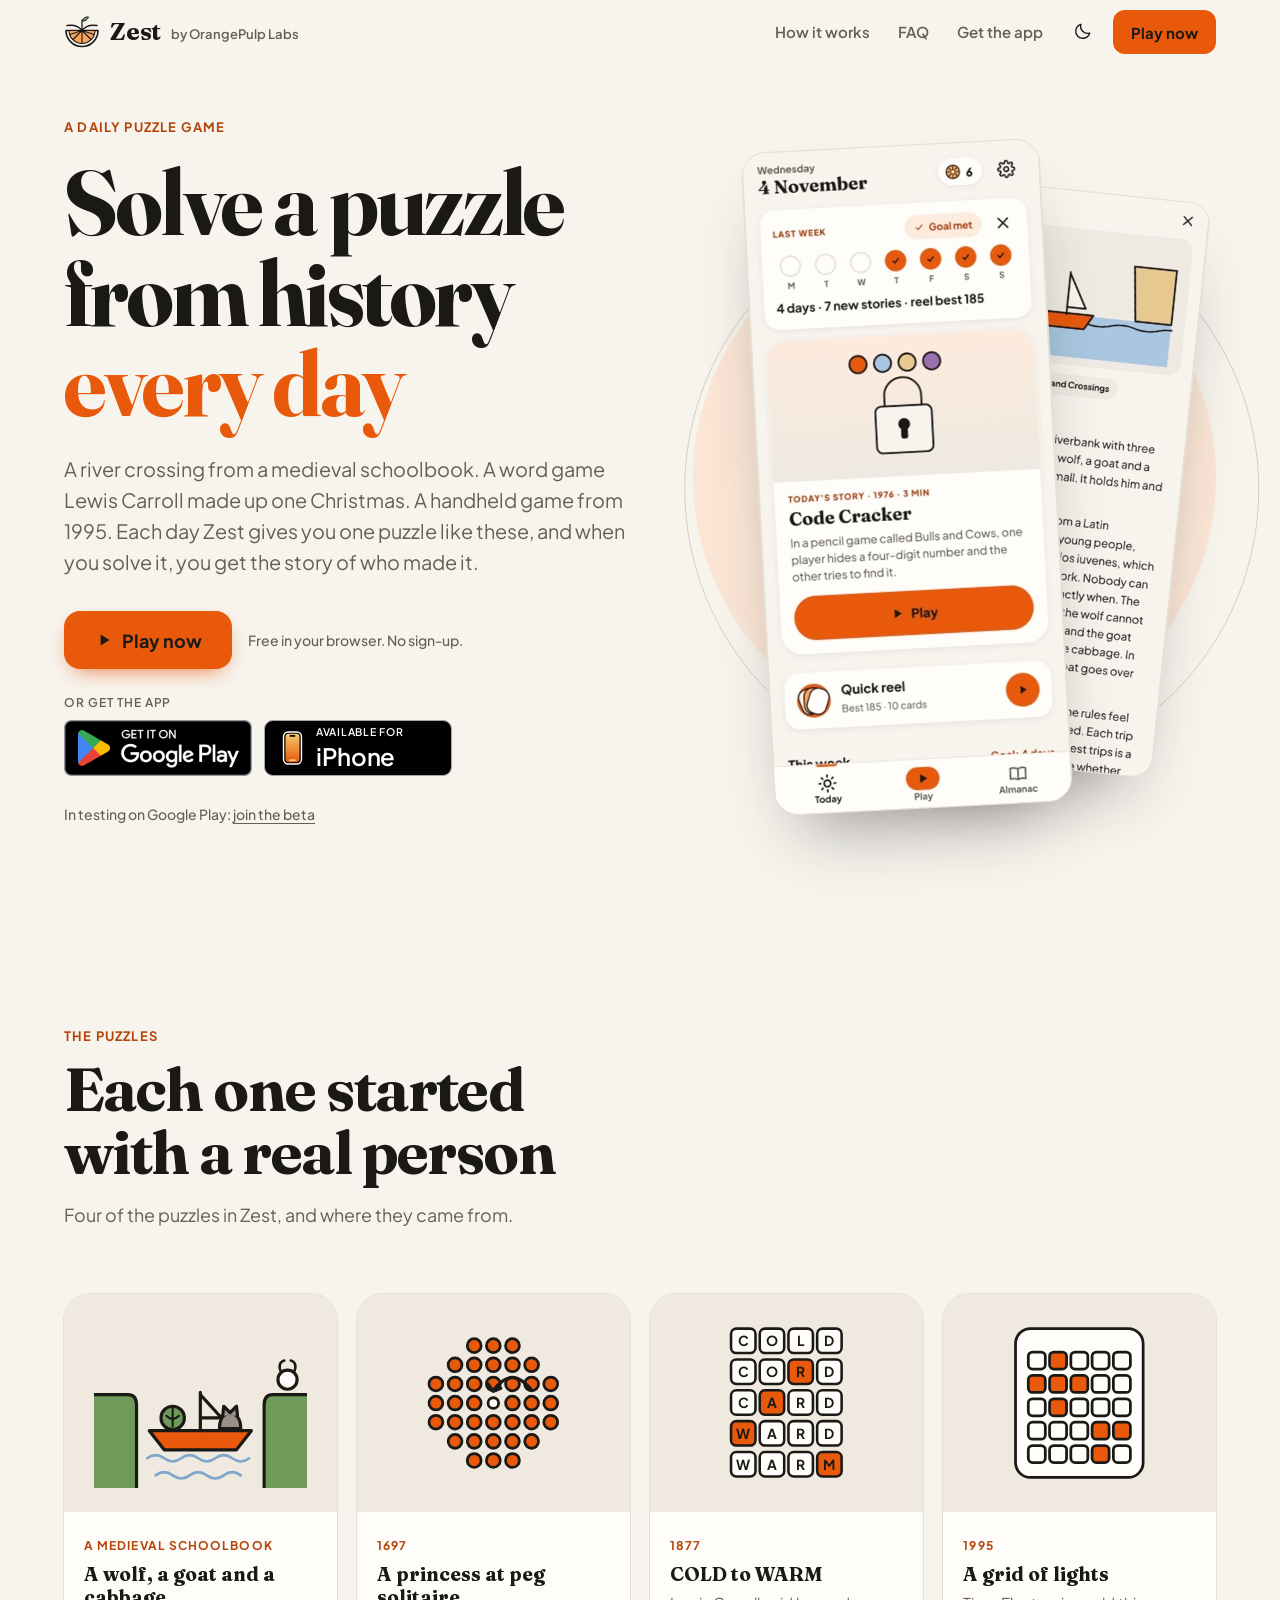
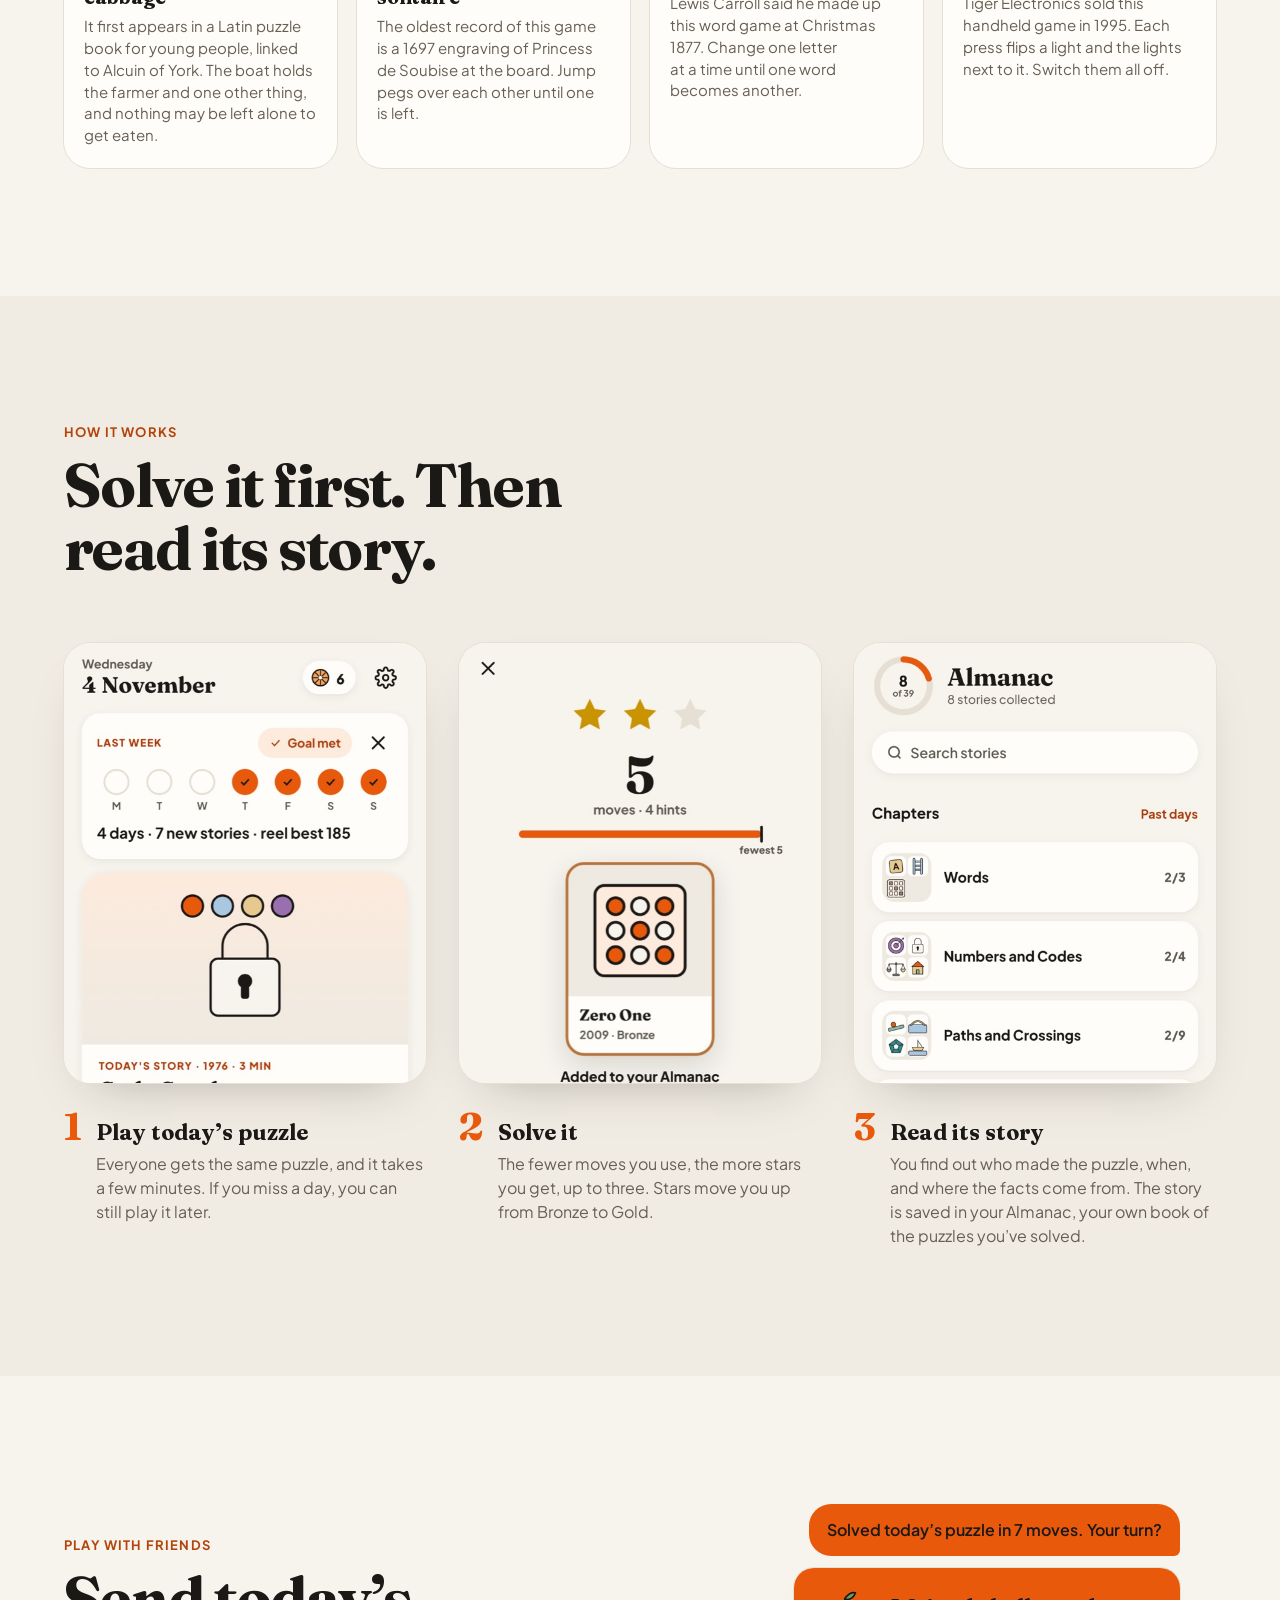
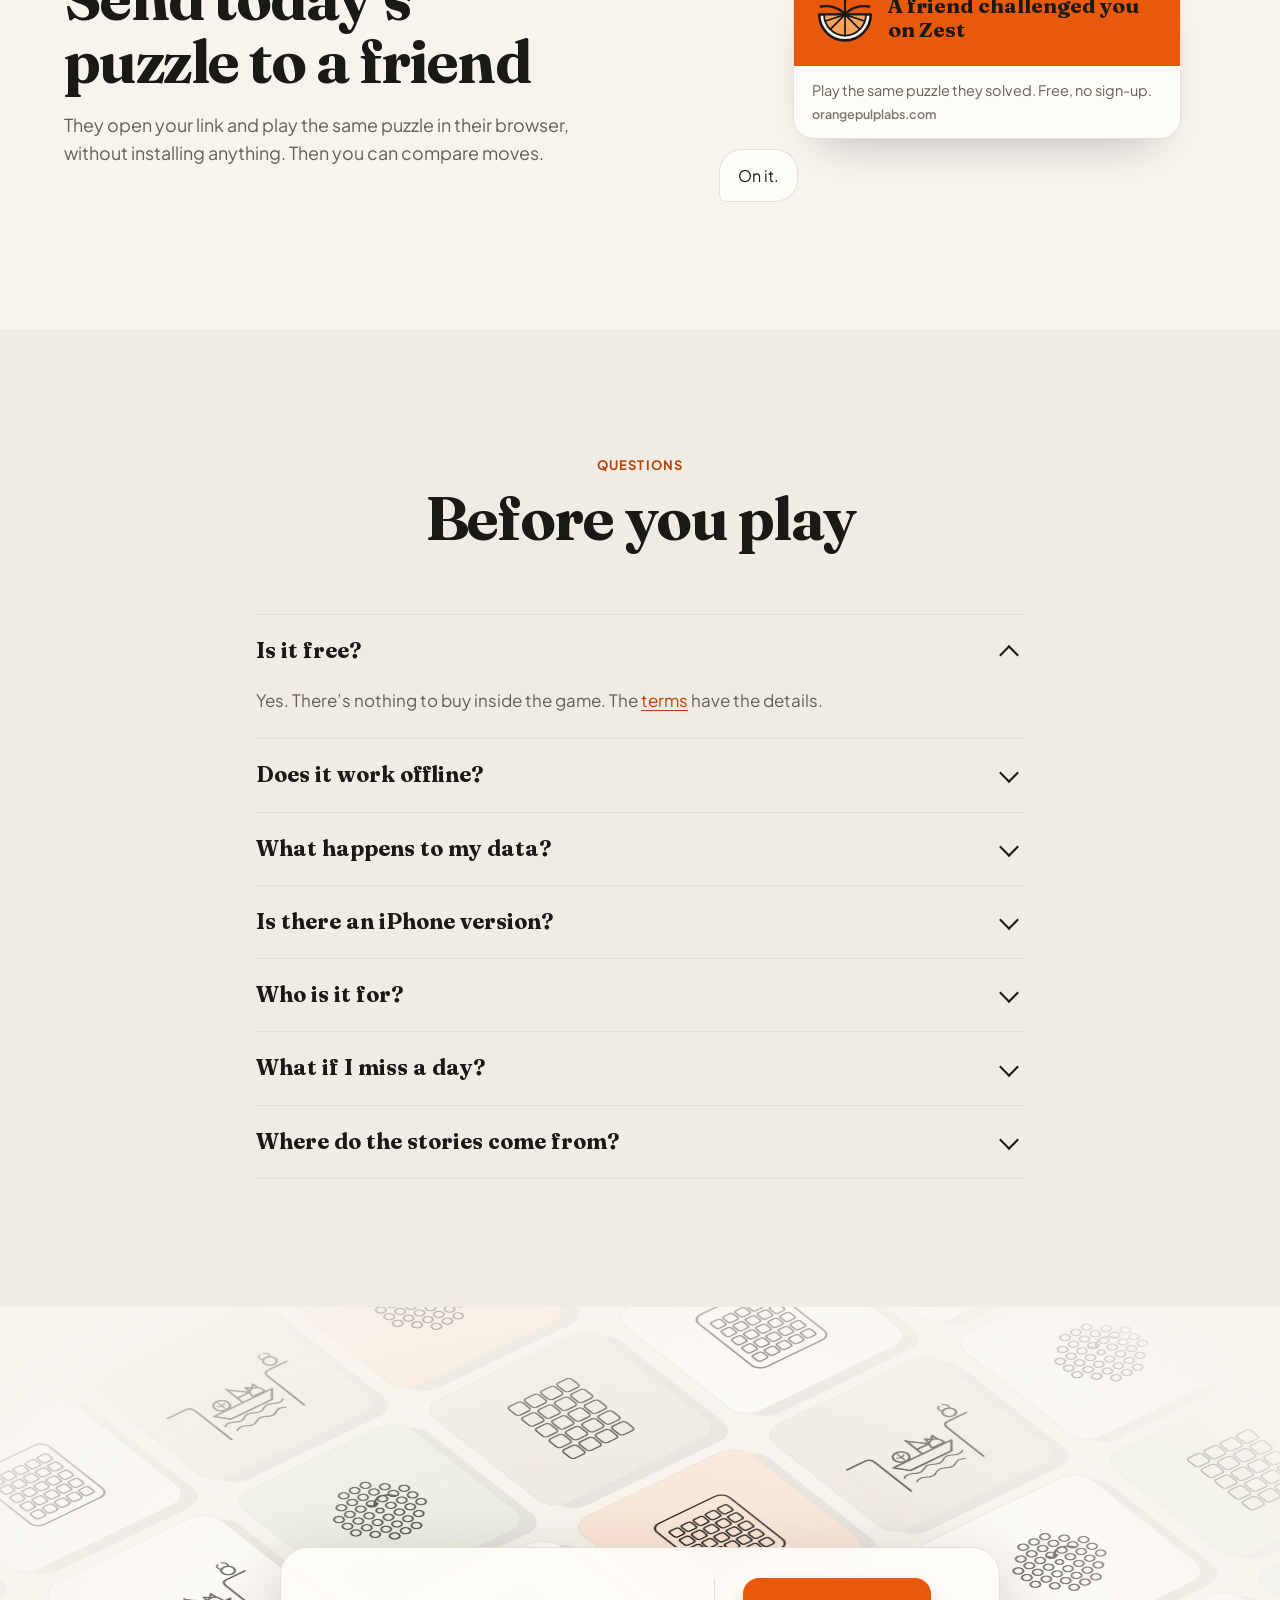
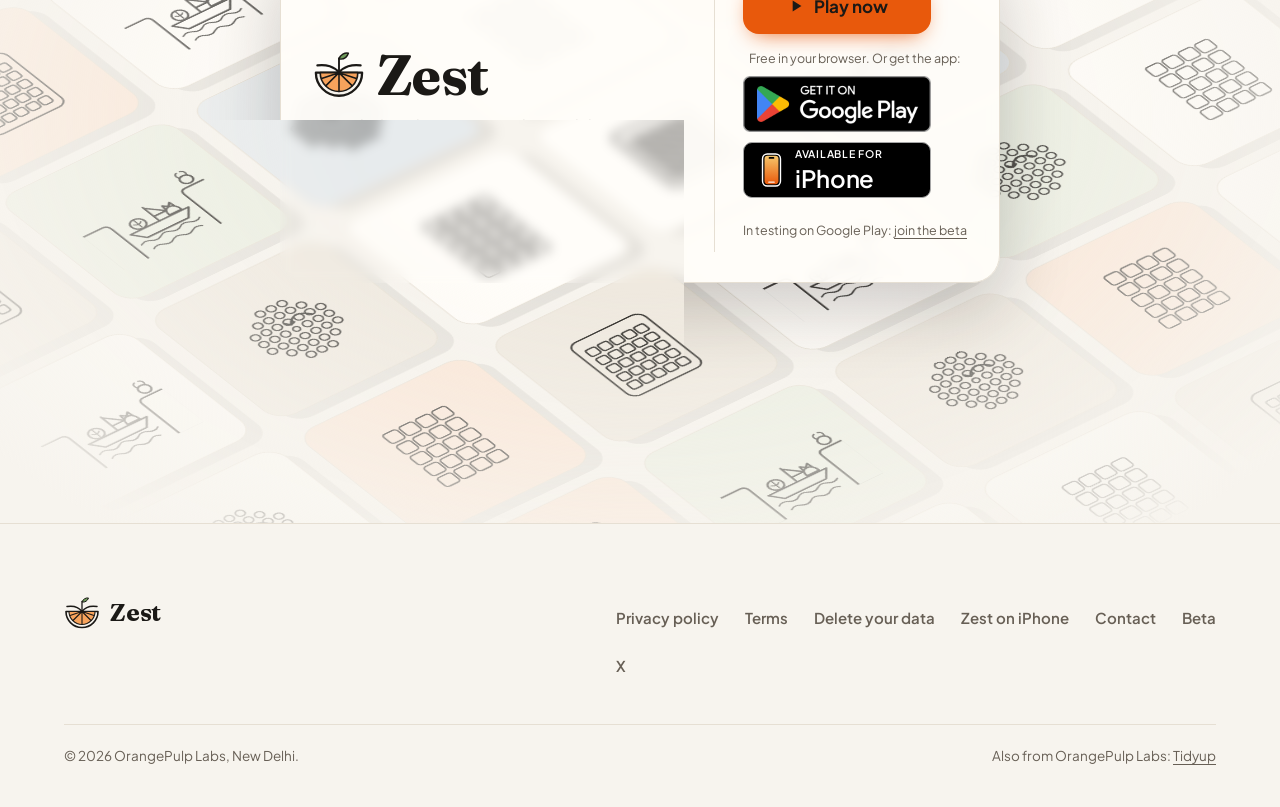
<file: index.html>
<!doctype html>
<html lang="en"><head><meta charset="utf-8"><meta name="viewport" content="width=device-width, initial-scale=1">
<meta http-equiv="Content-Security-Policy" content="default-src 'self'; script-src 'self' 'sha256-17K+ca2HliALn6QeE/yxdGyqIvc7VJhbIALXDg/DHvE=' 'sha256-1xC8x+V7iT5g/WIepPDwEeyD2JltZHSScT3HpR1rFqI=' 'sha256-2jWQ1fPm1wnm7YPznyFtfRL9yvt5GyXLjAqdFqYjXyM=' 'sha256-QTKUewccu4vymS6kCMDNSDtay0EPB0g5P4r34XDZfdQ=' 'sha256-Vh+UP30lNJvGBYWdzZxAUK+y81493YvVL1dWbyquZeo=' 'sha256-pTbb8JbGk4zLvIL3lybxG49K9FkMTjkUg5TY1fs7nts='; style-src 'self' 'unsafe-inline'; img-src 'self' data:; font-src 'self'; connect-src 'self'; object-src 'none'; base-uri 'none'; form-action 'none'"><title>Zest: Story &amp; Logic Puzzles | A puzzle from history, every day.</title><meta name="description" content="A puzzle from history every day, and the true story of where it came from. Free logic puzzles for Android, iPhone and the web. Works offline, no account needed."><meta name="color-scheme" content="light dark">
<meta property="og:title" content="Zest: Story &amp; Logic Puzzles | A puzzle from history, every day."><meta property="og:description" content="A puzzle from history every day, and the true story of where it came from. Free logic puzzles for Android, iPhone and the web. Works offline, no account needed."><meta property="og:type" content="website"><meta property="og:site_name" content="Zest by OrangePulp Labs"><meta property="og:url" content="https://orangepulplabs.com/">
<meta property="og:image" content="https://orangepulplabs.com/og-zest.jpg"><meta property="og:image:alt" content="Zest. A puzzle from history, every day."><meta property="og:image:width" content="1200"><meta property="og:image:height" content="630"><meta name="twitter:card" content="summary_large_image">
<link rel="canonical" href="https://orangepulplabs.com/"><link rel="icon" href="favicon.svg" type="image/svg+xml"><link rel="apple-touch-icon" href="apple-touch-icon.png">
<link rel="preload" href="fonts/plus-jakarta.woff2" as="font" type="font/woff2" crossorigin><link rel="preload" href="fonts/fraunces-latin.woff2" as="font" type="font/woff2" crossorigin>
<script>try{var t=localStorage.getItem('theme');if(t)document.documentElement.setAttribute('data-theme',t)}catch(e){}</script><script>(function(){var u=navigator.userAgent||'',q=location.search,c=/[?&]as=ios\b/.test(q)||/iPhone|iPad|iPod/.test(u)||(navigator.platform==='MacIntel'&&navigator.maxTouchPoints>1)?'ios':/[?&]as=android\b/.test(q)||/Android/.test(u)?'android':'desk';document.documentElement.classList.add('zos-'+c)})()</script><link rel="stylesheet" href="style.css?v=b7b6ccda"><script type="application/ld+json">{"@context":"https://schema.org","@type":"Organization","name":"OrangePulp Labs","url":"https://orangepulplabs.com","logo":"https://orangepulplabs.com/apple-touch-icon.png","email":"orangepulplabs@gmail.com","sameAs":["https://x.com/orangepulplabs","https://github.com/orangepulplabs"]}</script><script type="application/ld+json">{"@context":"https://schema.org","@type":"MobileApplication","name":"Zest: Story & Logic Puzzles","operatingSystem":"Android","applicationCategory":"GameApplication","url":"https://play.google.com/store/apps/details?id=com.orangepulplabs.zest","description":"A puzzle from history every day, and the true story of where it came from.","image":"https://orangepulplabs.com/og-zest.jpg","offers":{"@type":"Offer","price":"0","priceCurrency":"USD"},"publisher":{"@type":"Organization","name":"OrangePulp Labs"}}</script></head><body>
<a class="skip" href="#main">Skip to content</a>
<header class="site-head"><div class="zw hbar"><a class="brand" href="./" aria-label="Zest, home"><svg class="zm" xmlns="http://www.w3.org/2000/svg" viewBox="18 20 72 66" aria-hidden="true"><path d="M22 50h64a32 32 0 0 1-64 0z" fill="#F7F4EE" stroke="#1B1916" stroke-width="3.2" stroke-linejoin="round"/>
  <path d="M28 50h52a26 26 0 0 1-52 0z" fill="#F7A35C" stroke="#1B1916" stroke-width="2.2" stroke-linejoin="round"/>
  <g stroke="#1B1916" stroke-width="2.2" stroke-linecap="round"><path d="M54 50v26M54 50L36 68M54 50l18 18M54 50L30 58M54 50l24 8"/></g>
  <path d="M54 50c-6-8-18-12-30-10M54 50c6-8 18-12 30-10" fill="none" stroke="#1B1916" stroke-width="3" stroke-linecap="round"/>
  <path d="M54 50V30" stroke="#1B1916" stroke-width="2.6" stroke-linecap="round"/>
  <path d="M54 31c2-6 8-9 13-8-2 6-7 9-13 8z" fill="#6E9B5A" stroke="#1B1916" stroke-width="2" stroke-linejoin="round"/></svg><span>Zest</span><small>by OrangePulp Labs</small></a><nav aria-label="Main"><a class="hl" href="#how">How it works</a><a class="hl" href="#faq">FAQ</a><a class="hl" href="#get">Get the app</a><button class="theme" id="theme" type="button" aria-label="Switch between light and dark"><span class="l"><svg viewBox="0 0 24 24" width="20" height="20" fill="none" stroke="currentColor" stroke-width="1.7" stroke-linecap="round" stroke-linejoin="round" aria-hidden="true"><path d="M20 14.5A8.5 8.5 0 019.5 4a8.5 8.5 0 1010.5 10.5z"/></svg></span><span class="d"><svg viewBox="0 0 24 24" width="20" height="20" fill="none" stroke="currentColor" stroke-width="1.7" stroke-linecap="round" stroke-linejoin="round" aria-hidden="true"><circle cx="12" cy="12" r="4"/><path d="M12 2v2M12 20v2M2 12h2M20 12h2M4.9 4.9l1.4 1.4M17.7 17.7l1.4 1.4M4.9 19.1l1.4-1.4M17.7 6.3l1.4-1.4"/></svg></span></button><a class="btn primary hget" href="zest/app/?play">Play now</a></nav></div></header>

<main id="main">
<section class="zhero"><div class="zw">
  <div>
    <p class="kicker">A daily puzzle game</p>
    <h1>Solve a puzzle from history <em>every day</em></h1>
    <p class="zlede">A river crossing from a medieval schoolbook. A word game Lewis Carroll made up one Christmas. A handheld game from 1995. Each day Zest gives you one puzzle like these, and when you solve it, you get the story of who made it.</p>
    <div class="cta"><a class="btn primary playnow" href="zest/app/?play"><svg viewBox="0 0 24 24" aria-hidden="true"><path d="M8 5.5v13l10.5-6.5z" fill="currentColor"/></svg>Play now</a><span class="ctanote">Free in your browser. No sign-up.</span></div><p class="also">Or get the app</p><div class="dl dl2"><a class="badge os-a" href="https://play.google.com/store/apps/details?id=com.orangepulplabs.zest" rel="noopener"><img src="img/badges/google-play.png" alt="Get it on Google Play" width="188" height="56"></a><a class="badge ibadge os-i" href="zest/iphone/" role="button" data-iguide aria-haspopup="dialog"><svg viewBox="0 0 22 36" aria-hidden="true"><defs><linearGradient id="ibsun1" x1="0" y1="0" x2="0" y2="1"><stop offset="0" stop-color="#F7C76B"/><stop offset="1" stop-color="#E8590C"/></linearGradient></defs><rect x="1.5" y="1" width="19" height="34" rx="5" fill="#000" stroke="#fff" stroke-width="1.5"/><rect x="3.6" y="3" width="14.8" height="30" rx="3.3" fill="url(#ibsun1)"/><rect x="8" y="4.3" width="6" height="1.9" rx=".95" fill="#000"/><rect x="7.5" y="30.2" width="7" height="1.3" rx=".65" fill="#fff" opacity=".9"/></svg><span><small>Available for</small><b>iPhone</b></span></a><p class="dlnote os-a">In testing on Google Play: <a href="beta/">join the beta</a></p></div><p class="mline os-a"><a href="https://play.google.com/store/apps/details?id=com.orangepulplabs.zest" rel="noopener">Or get it on Google Play</a></p><p class="mline os-i"><a href="zest/iphone/" data-iguide>Add Zest to your Home Screen</a></p><a class="zstory" href="zest/app/?play"><div class="art" aria-hidden="true"><svg viewBox="0 0 200 160" role="img" aria-label="A five by five grid of lights, some on and some off" fill="none" stroke="currentColor" stroke-width="2.6" stroke-linejoin="round"><rect class="p" x="40" y="10" width="120" height="140" rx="14"/><rect class="p" x="52" y="32" width="16" height="16" rx="4"/><rect class="o" x="72" y="32" width="16" height="16" rx="4"/><rect class="p" x="92" y="32" width="16" height="16" rx="4"/><rect class="p" x="112" y="32" width="16" height="16" rx="4"/><rect class="p" x="132" y="32" width="16" height="16" rx="4"/><rect class="o" x="52" y="54" width="16" height="16" rx="4"/><rect class="o" x="72" y="54" width="16" height="16" rx="4"/><rect class="o" x="92" y="54" width="16" height="16" rx="4"/><rect class="p" x="112" y="54" width="16" height="16" rx="4"/><rect class="p" x="132" y="54" width="16" height="16" rx="4"/><rect class="p" x="52" y="76" width="16" height="16" rx="4"/><rect class="o" x="72" y="76" width="16" height="16" rx="4"/><rect class="p" x="92" y="76" width="16" height="16" rx="4"/><rect class="p" x="112" y="76" width="16" height="16" rx="4"/><rect class="p" x="132" y="76" width="16" height="16" rx="4"/><rect class="p" x="52" y="98" width="16" height="16" rx="4"/><rect class="p" x="72" y="98" width="16" height="16" rx="4"/><rect class="p" x="92" y="98" width="16" height="16" rx="4"/><rect class="o" x="112" y="98" width="16" height="16" rx="4"/><rect class="o" x="132" y="98" width="16" height="16" rx="4"/><rect class="p" x="52" y="120" width="16" height="16" rx="4"/><rect class="p" x="72" y="120" width="16" height="16" rx="4"/><rect class="p" x="92" y="120" width="16" height="16" rx="4"/><rect class="o" x="112" y="120" width="16" height="16" rx="4"/><rect class="p" x="132" y="120" width="16" height="16" rx="4"/></svg></div><div class="body"><span class="meta">Your first puzzle &middot; 1995</span><h3>A grid of lights</h3><p>Tiger Electronics sold this handheld game in 1995. Each press flips a light and the lights next to it. Switch them all off.</p><span class="go"><svg viewBox="0 0 24 24" aria-hidden="true"><path d="M8 5.5v13l10.5-6.5z" fill="currentColor"/></svg>Play it now</span></div></a>
  </div>
  <div class="zphones" aria-hidden="true"><div class="zsun"></div>
    <img class="zphone back" src="img/zest/05-story.jpg" srcset="img/zest/05-story-330.jpg 330w, img/zest/05-story.jpg 600w" sizes="(max-width: 900px) 42vw, 300px" width="600" height="1337" alt="" decoding="async">
    <img class="zphone front" src="img/zest/01-today.jpg" srcset="img/zest/01-today-330.jpg 330w, img/zest/01-today.jpg 600w" sizes="(max-width: 900px) 42vw, 300px" width="600" height="1337" alt="" fetchpriority="high" decoding="async">
  </div>
</div></section>

<section class="zsec" id="stories"><div class="zw">
  <div class="zhead rv"><p class="eyebrow">The puzzles</p><h2>Each one started with a real person</h2><p>Four of the puzzles in Zest, and where they came from.</p></div>
  <div class="zart"><figure class="ztile rv"><div class="art"><svg viewBox="0 0 200 160" role="img" aria-label="A boat crossing a river with a wolf and a cabbage, a goat waiting on the far bank" fill="none" stroke="currentColor" stroke-width="3" stroke-linejoin="round" stroke-linecap="round">
<path class="g" d="M-2 72h34c6 0 8 4 8 10v80H-2z"/><path class="g" d="M202 72h-34c-6 0-8 4-8 10v80h42z"/>
<path class="bs" d="M50 132q8-6 16 0t16 0 16 0 16 0 16 0 16 0M58 148q8-6 16 0t16 0 16 0 16 0 16 0" stroke-width="2.4"/>
<path class="o" d="M52 106h96l-14 18H66z"/><path d="M100 106V70M100 72l20 22h-20"/>
<circle class="g" cx="74" cy="94" r="11"/><path d="M68 92c4 4 8 4 12 0M74 84v18" stroke-width="2"/>
<path class="w" d="M118 104c0-9 4-14 10-14s10 5 10 14z"/><path class="w" d="M121 92l1-9 6 6 6-6 1 9"/>
<circle class="p" cx="182" cy="58" r="9"/><path d="M176 51c-3-6-1-10 3-11M188 51c3-6 1-10-3-11" stroke-width="2.4"/></svg></div><figcaption><span class="yr">A medieval schoolbook</span><h3>A wolf, a goat and a cabbage</h3><p>It first appears in a Latin puzzle book for young people, linked to Alcuin of York. The boat holds the farmer and one other thing, and nothing may be left alone to get eaten.</p></figcaption></figure><figure class="ztile rv"><div class="art"><svg viewBox="0 0 200 160" role="img" aria-label="A peg solitaire board: one peg jumps over another into an empty hole" fill="none" stroke="currentColor" stroke-width="2.6" stroke-linejoin="round" stroke-linecap="round"><circle class="o" cx="82" cy="26" r="6.5"/><circle class="o" cx="100" cy="26" r="6.5"/><circle class="o" cx="118" cy="26" r="6.5"/><circle class="o" cx="64" cy="44" r="6.5"/><circle class="o" cx="82" cy="44" r="6.5"/><circle class="o" cx="100" cy="44" r="6.5"/><circle class="o" cx="118" cy="44" r="6.5"/><circle class="o" cx="136" cy="44" r="6.5"/><circle class="o" cx="46" cy="62" r="6.5"/><circle class="o" cx="64" cy="62" r="6.5"/><circle class="o" cx="82" cy="62" r="6.5"/><circle class="o" cx="100" cy="62" r="6.5"/><circle class="o" cx="118" cy="62" r="6.5"/><circle class="o" cx="136" cy="62" r="6.5"/><circle class="o" cx="154" cy="62" r="6.5"/><circle class="o" cx="46" cy="80" r="6.5"/><circle class="o" cx="64" cy="80" r="6.5"/><circle class="o" cx="82" cy="80" r="6.5"/><circle class="p" cx="100" cy="80" r="5"/><circle class="o" cx="118" cy="80" r="6.5"/><circle class="o" cx="136" cy="80" r="6.5"/><circle class="o" cx="154" cy="80" r="6.5"/><circle class="o" cx="46" cy="98" r="6.5"/><circle class="o" cx="64" cy="98" r="6.5"/><circle class="o" cx="82" cy="98" r="6.5"/><circle class="o" cx="100" cy="98" r="6.5"/><circle class="o" cx="118" cy="98" r="6.5"/><circle class="o" cx="136" cy="98" r="6.5"/><circle class="o" cx="154" cy="98" r="6.5"/><circle class="o" cx="64" cy="116" r="6.5"/><circle class="o" cx="82" cy="116" r="6.5"/><circle class="o" cx="100" cy="116" r="6.5"/><circle class="o" cx="118" cy="116" r="6.5"/><circle class="o" cx="136" cy="116" r="6.5"/><circle class="o" cx="82" cy="134" r="6.5"/><circle class="o" cx="100" cy="134" r="6.5"/><circle class="o" cx="118" cy="134" r="6.5"/><path d="M136 68q-18-24-36 0" stroke-width="3"/><path d="M95 62l5 7 7-3" stroke-width="3"/></svg></div><figcaption><span class="yr">1697</span><h3>A princess at peg solitaire</h3><p>The oldest record of this game is a 1697 engraving of Princess de Soubise at the board. Jump pegs over each other until one is left.</p></figcaption></figure><figure class="ztile rv"><div class="art"><svg viewBox="0 0 200 160" role="img" aria-label="COLD, CORD, CARD, WARD, WARM: one letter changes each step" fill="none" stroke="currentColor" stroke-width="2.4" stroke-linejoin="round"><rect class="p" x="48" y="10" width="23" height="23" rx="5"/><text x="59.5" y="26.5" text-anchor="middle" stroke="none">C</text><rect class="p" x="75" y="10" width="23" height="23" rx="5"/><text x="86.5" y="26.5" text-anchor="middle" stroke="none">O</text><rect class="p" x="102" y="10" width="23" height="23" rx="5"/><text x="113.5" y="26.5" text-anchor="middle" stroke="none">L</text><rect class="p" x="129" y="10" width="23" height="23" rx="5"/><text x="140.5" y="26.5" text-anchor="middle" stroke="none">D</text><rect class="p" x="48" y="39" width="23" height="23" rx="5"/><text x="59.5" y="55.5" text-anchor="middle" stroke="none">C</text><rect class="p" x="75" y="39" width="23" height="23" rx="5"/><text x="86.5" y="55.5" text-anchor="middle" stroke="none">O</text><rect class="o" x="102" y="39" width="23" height="23" rx="5"/><text class="k" x="113.5" y="55.5" text-anchor="middle" stroke="none">R</text><rect class="p" x="129" y="39" width="23" height="23" rx="5"/><text x="140.5" y="55.5" text-anchor="middle" stroke="none">D</text><rect class="p" x="48" y="68" width="23" height="23" rx="5"/><text x="59.5" y="84.5" text-anchor="middle" stroke="none">C</text><rect class="o" x="75" y="68" width="23" height="23" rx="5"/><text class="k" x="86.5" y="84.5" text-anchor="middle" stroke="none">A</text><rect class="p" x="102" y="68" width="23" height="23" rx="5"/><text x="113.5" y="84.5" text-anchor="middle" stroke="none">R</text><rect class="p" x="129" y="68" width="23" height="23" rx="5"/><text x="140.5" y="84.5" text-anchor="middle" stroke="none">D</text><rect class="o" x="48" y="97" width="23" height="23" rx="5"/><text class="k" x="59.5" y="113.5" text-anchor="middle" stroke="none">W</text><rect class="p" x="75" y="97" width="23" height="23" rx="5"/><text x="86.5" y="113.5" text-anchor="middle" stroke="none">A</text><rect class="p" x="102" y="97" width="23" height="23" rx="5"/><text x="113.5" y="113.5" text-anchor="middle" stroke="none">R</text><rect class="p" x="129" y="97" width="23" height="23" rx="5"/><text x="140.5" y="113.5" text-anchor="middle" stroke="none">D</text><rect class="p" x="48" y="126" width="23" height="23" rx="5"/><text x="59.5" y="142.5" text-anchor="middle" stroke="none">W</text><rect class="p" x="75" y="126" width="23" height="23" rx="5"/><text x="86.5" y="142.5" text-anchor="middle" stroke="none">A</text><rect class="p" x="102" y="126" width="23" height="23" rx="5"/><text x="113.5" y="142.5" text-anchor="middle" stroke="none">R</text><rect class="o" x="129" y="126" width="23" height="23" rx="5"/><text class="k" x="140.5" y="142.5" text-anchor="middle" stroke="none">M</text></svg></div><figcaption><span class="yr">1877</span><h3>COLD to WARM</h3><p>Lewis Carroll said he made up this word game at Christmas 1877. Change one letter at a time until one word becomes another.</p></figcaption></figure><figure class="ztile rv"><div class="art"><svg viewBox="0 0 200 160" role="img" aria-label="A five by five grid of lights, some on and some off" fill="none" stroke="currentColor" stroke-width="2.6" stroke-linejoin="round"><rect class="p" x="40" y="10" width="120" height="140" rx="14"/><rect class="p" x="52" y="32" width="16" height="16" rx="4"/><rect class="o" x="72" y="32" width="16" height="16" rx="4"/><rect class="p" x="92" y="32" width="16" height="16" rx="4"/><rect class="p" x="112" y="32" width="16" height="16" rx="4"/><rect class="p" x="132" y="32" width="16" height="16" rx="4"/><rect class="o" x="52" y="54" width="16" height="16" rx="4"/><rect class="o" x="72" y="54" width="16" height="16" rx="4"/><rect class="o" x="92" y="54" width="16" height="16" rx="4"/><rect class="p" x="112" y="54" width="16" height="16" rx="4"/><rect class="p" x="132" y="54" width="16" height="16" rx="4"/><rect class="p" x="52" y="76" width="16" height="16" rx="4"/><rect class="o" x="72" y="76" width="16" height="16" rx="4"/><rect class="p" x="92" y="76" width="16" height="16" rx="4"/><rect class="p" x="112" y="76" width="16" height="16" rx="4"/><rect class="p" x="132" y="76" width="16" height="16" rx="4"/><rect class="p" x="52" y="98" width="16" height="16" rx="4"/><rect class="p" x="72" y="98" width="16" height="16" rx="4"/><rect class="p" x="92" y="98" width="16" height="16" rx="4"/><rect class="o" x="112" y="98" width="16" height="16" rx="4"/><rect class="o" x="132" y="98" width="16" height="16" rx="4"/><rect class="p" x="52" y="120" width="16" height="16" rx="4"/><rect class="p" x="72" y="120" width="16" height="16" rx="4"/><rect class="p" x="92" y="120" width="16" height="16" rx="4"/><rect class="o" x="112" y="120" width="16" height="16" rx="4"/><rect class="p" x="132" y="120" width="16" height="16" rx="4"/></svg></div><figcaption><span class="yr">1995</span><h3>A grid of lights</h3><p>Tiger Electronics sold this handheld game in 1995. Each press flips a light and the lights next to it. Switch them all off.</p></figcaption></figure></div>
</div></section>
<section class="zsec zband" id="how"><div class="zw">
  <div class="zhead rv"><p class="eyebrow">How it works</p><h2>Solve it first. Then read its story.</h2></div>
  <ol class="msteps"><li><span class="n">1</span><div><b>Play today&rsquo;s puzzle</b><small>Everyone gets the same one.</small></div></li><li><span class="n">2</span><div><b>Solve it</b><small>Fewer moves earn more stars.</small></div></li><li><span class="n">3</span><div><b>Read its story</b><small>Who made it, when, and how we know.</small></div></li></ol><ol class="zsteps">
    <li class="zstep rv"><figure><img src="img/zest/how-1.jpg" width="600" height="730" alt="Zest's Today screen: today's story card with a Play button" loading="lazy" decoding="async"></figure>
      <div class="t"><span class="n">1</span><div><h3>Play today&rsquo;s puzzle</h3><p>Everyone gets the same puzzle, and it takes a few minutes. If you miss a day, you can still play it later.</p></div></div></li>
    <li class="zstep rv"><figure><img src="img/zest/how-2.jpg" width="600" height="730" alt="A solved puzzle: two stars, 5 moves, and the Zero One card added to the Almanac" loading="lazy" decoding="async"></figure>
      <div class="t"><span class="n">2</span><div><h3>Solve it</h3><p>The fewer moves you use, the more stars you get, up to three. Stars move you up from Bronze to Gold.</p></div></div></li>
    <li class="zstep rv"><figure><img src="img/zest/how-3.jpg" width="600" height="730" alt="The Almanac: collected stories, grouped in themed chapters" loading="lazy" decoding="async"></figure>
      <div class="t"><span class="n">3</span><div><h3>Read its story</h3><p>You find out who made the puzzle, when, and where the facts come from. The story is saved in your Almanac, your own book of the puzzles you&rsquo;ve solved.</p></div></div></li>
  </ol>
</div></section>


<section class="zsec" id="friends"><div class="zw zsplit">
  <div class="zhead rv"><p class="eyebrow">Play with friends</p><h2>Send today&rsquo;s puzzle to a friend</h2><p>They open your link and play the same puzzle in their browser, without installing anything. Then you can compare moves.</p></div>
  <div class="zchat rv" aria-hidden="true">
    <div class="bub me">Solved today&rsquo;s puzzle in 7 moves. Your turn?</div>
    <div class="lcard"><div class="top"><svg class="lm" xmlns="http://www.w3.org/2000/svg" viewBox="18 20 72 66" aria-hidden="true"><path d="M22 50h64a32 32 0 0 1-64 0z" fill="#F7F4EE" stroke="#1B1916" stroke-width="3.2" stroke-linejoin="round"/>
  <path d="M28 50h52a26 26 0 0 1-52 0z" fill="#F7A35C" stroke="#1B1916" stroke-width="2.2" stroke-linejoin="round"/>
  <g stroke="#1B1916" stroke-width="2.2" stroke-linecap="round"><path d="M54 50v26M54 50L36 68M54 50l18 18M54 50L30 58M54 50l24 8"/></g>
  <path d="M54 50c-6-8-18-12-30-10M54 50c6-8 18-12 30-10" fill="none" stroke="#1B1916" stroke-width="3" stroke-linecap="round"/>
  <path d="M54 50V30" stroke="#1B1916" stroke-width="2.6" stroke-linecap="round"/>
  <path d="M54 31c2-6 8-9 13-8-2 6-7 9-13 8z" fill="#6E9B5A" stroke="#1B1916" stroke-width="2" stroke-linejoin="round"/></svg><b>A friend challenged you on Zest</b></div><div class="bot"><p>Play the same puzzle they solved. Free, no sign-up.</p><small>orangepulplabs.com</small></div></div>
    <div class="bub">On it.</div>
  </div>
</div></section>


<section class="zsec zband" id="faq"><div class="zw">
  <div class="zhead c rv"><p class="eyebrow">Questions</p><h2>Before you play</h2></div>
  <div class="zfaq">
    <details open><summary>Is it free?</summary><p>Yes. There&rsquo;s nothing to buy inside the game. The <a href="zest/terms/">terms</a> have the details.</p></details>
    <details><summary>Does it work offline?</summary><p>Yes. The puzzles and stories are saved on your phone, so Zest works without a connection, on Android and on an iPhone Home Screen.</p></details>
    <details><summary>What happens to my data?</summary><p>Your progress is saved on your phone, not in an account. The <a href="zest/privacy/">privacy policy</a> lists exactly what we collect, and you can <a href="zest/delete/">delete your data</a> at any time.</p></details>
    <details><summary>Is there an iPhone version?</summary><p>Yes. Open <a href="zest/iphone/">orangepulplabs.com/zest/iphone</a> on your iPhone and add Zest to your Home Screen. It&rsquo;s free, opens full screen and works offline.</p></details>
    <details><summary>Who is it for?</summary><p>Anyone 13 or older who likes a puzzle and wants to know where it came from.</p></details>
    <details><summary>What if I miss a day?</summary><p>Nothing is lost. You can go back and play the puzzles you missed. You can also set a weekly goal of 3, 4, 5 or 7 days, so you don&rsquo;t have to play every day.</p></details>
    <details><summary>Where do the stories come from?</summary><p>From books, magazines, patents and old puzzle collections. Every story lists its sources. If you spot a mistake, tap Report a mistake in the app or <a href="contact/">contact us</a>, and we&rsquo;ll check it.</p></details>
  </div>
</div></section>

<section class="iget" id="get"><svg width="0" height="0" style="position:absolute" aria-hidden="true"><symbol id="zt0" viewBox="0 0 200 160"><g fill="none" stroke="currentColor" stroke-width="3" stroke-linejoin="round" stroke-linecap="round">
<path class="g" d="M-2 72h34c6 0 8 4 8 10v80H-2z"/><path class="g" d="M202 72h-34c-6 0-8 4-8 10v80h42z"/>
<path class="bs" d="M50 132q8-6 16 0t16 0 16 0 16 0 16 0 16 0M58 148q8-6 16 0t16 0 16 0 16 0 16 0" stroke-width="2.4"/>
<path class="o" d="M52 106h96l-14 18H66z"/><path d="M100 106V70M100 72l20 22h-20"/>
<circle class="g" cx="74" cy="94" r="11"/><path d="M68 92c4 4 8 4 12 0M74 84v18" stroke-width="2"/>
<path class="w" d="M118 104c0-9 4-14 10-14s10 5 10 14z"/><path class="w" d="M121 92l1-9 6 6 6-6 1 9"/>
<circle class="p" cx="182" cy="58" r="9"/><path d="M176 51c-3-6-1-10 3-11M188 51c3-6 1-10-3-11" stroke-width="2.4"/></g></symbol><symbol id="zt1" viewBox="0 0 200 160"><g fill="none" stroke="currentColor" stroke-width="2.6" stroke-linejoin="round" stroke-linecap="round"><circle class="o" cx="82" cy="26" r="6.5"/><circle class="o" cx="100" cy="26" r="6.5"/><circle class="o" cx="118" cy="26" r="6.5"/><circle class="o" cx="64" cy="44" r="6.5"/><circle class="o" cx="82" cy="44" r="6.5"/><circle class="o" cx="100" cy="44" r="6.5"/><circle class="o" cx="118" cy="44" r="6.5"/><circle class="o" cx="136" cy="44" r="6.5"/><circle class="o" cx="46" cy="62" r="6.5"/><circle class="o" cx="64" cy="62" r="6.5"/><circle class="o" cx="82" cy="62" r="6.5"/><circle class="o" cx="100" cy="62" r="6.5"/><circle class="o" cx="118" cy="62" r="6.5"/><circle class="o" cx="136" cy="62" r="6.5"/><circle class="o" cx="154" cy="62" r="6.5"/><circle class="o" cx="46" cy="80" r="6.5"/><circle class="o" cx="64" cy="80" r="6.5"/><circle class="o" cx="82" cy="80" r="6.5"/><circle class="p" cx="100" cy="80" r="5"/><circle class="o" cx="118" cy="80" r="6.5"/><circle class="o" cx="136" cy="80" r="6.5"/><circle class="o" cx="154" cy="80" r="6.5"/><circle class="o" cx="46" cy="98" r="6.5"/><circle class="o" cx="64" cy="98" r="6.5"/><circle class="o" cx="82" cy="98" r="6.5"/><circle class="o" cx="100" cy="98" r="6.5"/><circle class="o" cx="118" cy="98" r="6.5"/><circle class="o" cx="136" cy="98" r="6.5"/><circle class="o" cx="154" cy="98" r="6.5"/><circle class="o" cx="64" cy="116" r="6.5"/><circle class="o" cx="82" cy="116" r="6.5"/><circle class="o" cx="100" cy="116" r="6.5"/><circle class="o" cx="118" cy="116" r="6.5"/><circle class="o" cx="136" cy="116" r="6.5"/><circle class="o" cx="82" cy="134" r="6.5"/><circle class="o" cx="100" cy="134" r="6.5"/><circle class="o" cx="118" cy="134" r="6.5"/><path d="M136 68q-18-24-36 0" stroke-width="3"/><path d="M95 62l5 7 7-3" stroke-width="3"/></g></symbol><symbol id="zt2" viewBox="0 0 200 160"><g fill="none" stroke="currentColor" stroke-width="2.4" stroke-linejoin="round"><rect class="p" x="48" y="10" width="23" height="23" rx="5"/><text x="59.5" y="26.5" text-anchor="middle" stroke="none">C</text><rect class="p" x="75" y="10" width="23" height="23" rx="5"/><text x="86.5" y="26.5" text-anchor="middle" stroke="none">O</text><rect class="p" x="102" y="10" width="23" height="23" rx="5"/><text x="113.5" y="26.5" text-anchor="middle" stroke="none">L</text><rect class="p" x="129" y="10" width="23" height="23" rx="5"/><text x="140.5" y="26.5" text-anchor="middle" stroke="none">D</text><rect class="p" x="48" y="39" width="23" height="23" rx="5"/><text x="59.5" y="55.5" text-anchor="middle" stroke="none">C</text><rect class="p" x="75" y="39" width="23" height="23" rx="5"/><text x="86.5" y="55.5" text-anchor="middle" stroke="none">O</text><rect class="o" x="102" y="39" width="23" height="23" rx="5"/><text class="k" x="113.5" y="55.5" text-anchor="middle" stroke="none">R</text><rect class="p" x="129" y="39" width="23" height="23" rx="5"/><text x="140.5" y="55.5" text-anchor="middle" stroke="none">D</text><rect class="p" x="48" y="68" width="23" height="23" rx="5"/><text x="59.5" y="84.5" text-anchor="middle" stroke="none">C</text><rect class="o" x="75" y="68" width="23" height="23" rx="5"/><text class="k" x="86.5" y="84.5" text-anchor="middle" stroke="none">A</text><rect class="p" x="102" y="68" width="23" height="23" rx="5"/><text x="113.5" y="84.5" text-anchor="middle" stroke="none">R</text><rect class="p" x="129" y="68" width="23" height="23" rx="5"/><text x="140.5" y="84.5" text-anchor="middle" stroke="none">D</text><rect class="o" x="48" y="97" width="23" height="23" rx="5"/><text class="k" x="59.5" y="113.5" text-anchor="middle" stroke="none">W</text><rect class="p" x="75" y="97" width="23" height="23" rx="5"/><text x="86.5" y="113.5" text-anchor="middle" stroke="none">A</text><rect class="p" x="102" y="97" width="23" height="23" rx="5"/><text x="113.5" y="113.5" text-anchor="middle" stroke="none">R</text><rect class="p" x="129" y="97" width="23" height="23" rx="5"/><text x="140.5" y="113.5" text-anchor="middle" stroke="none">D</text><rect class="p" x="48" y="126" width="23" height="23" rx="5"/><text x="59.5" y="142.5" text-anchor="middle" stroke="none">W</text><rect class="p" x="75" y="126" width="23" height="23" rx="5"/><text x="86.5" y="142.5" text-anchor="middle" stroke="none">A</text><rect class="p" x="102" y="126" width="23" height="23" rx="5"/><text x="113.5" y="142.5" text-anchor="middle" stroke="none">R</text><rect class="o" x="129" y="126" width="23" height="23" rx="5"/><text class="k" x="140.5" y="142.5" text-anchor="middle" stroke="none">M</text></g></symbol><symbol id="zt3" viewBox="0 0 200 160"><g fill="none" stroke="currentColor" stroke-width="2.6" stroke-linejoin="round"><rect class="p" x="40" y="10" width="120" height="140" rx="14"/><rect class="p" x="52" y="32" width="16" height="16" rx="4"/><rect class="o" x="72" y="32" width="16" height="16" rx="4"/><rect class="p" x="92" y="32" width="16" height="16" rx="4"/><rect class="p" x="112" y="32" width="16" height="16" rx="4"/><rect class="p" x="132" y="32" width="16" height="16" rx="4"/><rect class="o" x="52" y="54" width="16" height="16" rx="4"/><rect class="o" x="72" y="54" width="16" height="16" rx="4"/><rect class="o" x="92" y="54" width="16" height="16" rx="4"/><rect class="p" x="112" y="54" width="16" height="16" rx="4"/><rect class="p" x="132" y="54" width="16" height="16" rx="4"/><rect class="p" x="52" y="76" width="16" height="16" rx="4"/><rect class="o" x="72" y="76" width="16" height="16" rx="4"/><rect class="p" x="92" y="76" width="16" height="16" rx="4"/><rect class="p" x="112" y="76" width="16" height="16" rx="4"/><rect class="p" x="132" y="76" width="16" height="16" rx="4"/><rect class="p" x="52" y="98" width="16" height="16" rx="4"/><rect class="p" x="72" y="98" width="16" height="16" rx="4"/><rect class="p" x="92" y="98" width="16" height="16" rx="4"/><rect class="o" x="112" y="98" width="16" height="16" rx="4"/><rect class="o" x="132" y="98" width="16" height="16" rx="4"/><rect class="p" x="52" y="120" width="16" height="16" rx="4"/><rect class="p" x="72" y="120" width="16" height="16" rx="4"/><rect class="p" x="92" y="120" width="16" height="16" rx="4"/><rect class="o" x="112" y="120" width="16" height="16" rx="4"/><rect class="p" x="132" y="120" width="16" height="16" rx="4"/></g></symbol></svg><div class="ibg sec" aria-hidden="true"><i><svg viewBox="0 0 200 160"><use href="#zt0"/></svg></i><i><svg viewBox="0 0 200 160"><use href="#zt1"/></svg></i><i><svg viewBox="0 0 200 160"><use href="#zt2"/></svg></i><i><svg viewBox="0 0 200 160"><use href="#zt3"/></svg></i><i><svg viewBox="0 0 200 160"><use href="#zt0"/></svg></i><i><svg viewBox="0 0 200 160"><use href="#zt1"/></svg></i><i><svg viewBox="0 0 200 160"><use href="#zt2"/></svg></i><i><svg viewBox="0 0 200 160"><use href="#zt3"/></svg></i><i><svg viewBox="0 0 200 160"><use href="#zt0"/></svg></i><i><svg viewBox="0 0 200 160"><use href="#zt1"/></svg></i><i><svg viewBox="0 0 200 160"><use href="#zt2"/></svg></i><i><svg viewBox="0 0 200 160"><use href="#zt3"/></svg></i><i><svg viewBox="0 0 200 160"><use href="#zt0"/></svg></i><i><svg viewBox="0 0 200 160"><use href="#zt1"/></svg></i><i><svg viewBox="0 0 200 160"><use href="#zt2"/></svg></i><i><svg viewBox="0 0 200 160"><use href="#zt3"/></svg></i><i><svg viewBox="0 0 200 160"><use href="#zt0"/></svg></i><i><svg viewBox="0 0 200 160"><use href="#zt1"/></svg></i><i><svg viewBox="0 0 200 160"><use href="#zt2"/></svg></i><i><svg viewBox="0 0 200 160"><use href="#zt3"/></svg></i><i><svg viewBox="0 0 200 160"><use href="#zt0"/></svg></i><i><svg viewBox="0 0 200 160"><use href="#zt1"/></svg></i><i><svg viewBox="0 0 200 160"><use href="#zt2"/></svg></i><i><svg viewBox="0 0 200 160"><use href="#zt3"/></svg></i><i><svg viewBox="0 0 200 160"><use href="#zt0"/></svg></i><i><svg viewBox="0 0 200 160"><use href="#zt1"/></svg></i><i><svg viewBox="0 0 200 160"><use href="#zt2"/></svg></i><i><svg viewBox="0 0 200 160"><use href="#zt3"/></svg></i><i><svg viewBox="0 0 200 160"><use href="#zt0"/></svg></i><i><svg viewBox="0 0 200 160"><use href="#zt1"/></svg></i><i><svg viewBox="0 0 200 160"><use href="#zt2"/></svg></i><i><svg viewBox="0 0 200 160"><use href="#zt3"/></svg></i><i><svg viewBox="0 0 200 160"><use href="#zt0"/></svg></i><i><svg viewBox="0 0 200 160"><use href="#zt1"/></svg></i><i><svg viewBox="0 0 200 160"><use href="#zt2"/></svg></i><i><svg viewBox="0 0 200 160"><use href="#zt3"/></svg></i><i><svg viewBox="0 0 200 160"><use href="#zt0"/></svg></i><i><svg viewBox="0 0 200 160"><use href="#zt1"/></svg></i><i><svg viewBox="0 0 200 160"><use href="#zt2"/></svg></i><i><svg viewBox="0 0 200 160"><use href="#zt3"/></svg></i><i><svg viewBox="0 0 200 160"><use href="#zt0"/></svg></i><i><svg viewBox="0 0 200 160"><use href="#zt1"/></svg></i><i><svg viewBox="0 0 200 160"><use href="#zt2"/></svg></i><i><svg viewBox="0 0 200 160"><use href="#zt3"/></svg></i><i><svg viewBox="0 0 200 160"><use href="#zt0"/></svg></i><i><svg viewBox="0 0 200 160"><use href="#zt1"/></svg></i><i><svg viewBox="0 0 200 160"><use href="#zt2"/></svg></i><i><svg viewBox="0 0 200 160"><use href="#zt3"/></svg></i><i><svg viewBox="0 0 200 160"><use href="#zt0"/></svg></i><i><svg viewBox="0 0 200 160"><use href="#zt1"/></svg></i><i><svg viewBox="0 0 200 160"><use href="#zt2"/></svg></i><i><svg viewBox="0 0 200 160"><use href="#zt3"/></svg></i><i><svg viewBox="0 0 200 160"><use href="#zt0"/></svg></i><i><svg viewBox="0 0 200 160"><use href="#zt1"/></svg></i><i><svg viewBox="0 0 200 160"><use href="#zt2"/></svg></i><i><svg viewBox="0 0 200 160"><use href="#zt3"/></svg></i><i><svg viewBox="0 0 200 160"><use href="#zt0"/></svg></i><i><svg viewBox="0 0 200 160"><use href="#zt1"/></svg></i><i><svg viewBox="0 0 200 160"><use href="#zt2"/></svg></i><i><svg viewBox="0 0 200 160"><use href="#zt3"/></svg></i><i><svg viewBox="0 0 200 160"><use href="#zt0"/></svg></i><i><svg viewBox="0 0 200 160"><use href="#zt1"/></svg></i><i><svg viewBox="0 0 200 160"><use href="#zt2"/></svg></i><i><svg viewBox="0 0 200 160"><use href="#zt3"/></svg></i><i><svg viewBox="0 0 200 160"><use href="#zt0"/></svg></i><i><svg viewBox="0 0 200 160"><use href="#zt1"/></svg></i><i><svg viewBox="0 0 200 160"><use href="#zt2"/></svg></i><i><svg viewBox="0 0 200 160"><use href="#zt3"/></svg></i><i><svg viewBox="0 0 200 160"><use href="#zt0"/></svg></i><i><svg viewBox="0 0 200 160"><use href="#zt1"/></svg></i><i><svg viewBox="0 0 200 160"><use href="#zt2"/></svg></i><i><svg viewBox="0 0 200 160"><use href="#zt3"/></svg></i><i><svg viewBox="0 0 200 160"><use href="#zt0"/></svg></i><i><svg viewBox="0 0 200 160"><use href="#zt1"/></svg></i><i><svg viewBox="0 0 200 160"><use href="#zt2"/></svg></i><i><svg viewBox="0 0 200 160"><use href="#zt3"/></svg></i><i><svg viewBox="0 0 200 160"><use href="#zt0"/></svg></i><i><svg viewBox="0 0 200 160"><use href="#zt1"/></svg></i><i><svg viewBox="0 0 200 160"><use href="#zt2"/></svg></i><i><svg viewBox="0 0 200 160"><use href="#zt3"/></svg></i><i><svg viewBox="0 0 200 160"><use href="#zt0"/></svg></i></div><div class="ishade sec" aria-hidden="true"></div>
<div class="iwrap sec"><section class="icard" aria-labelledby="in-hsec">
  <div><h2 class="ih" id="in-hsec"><svg class="zm" xmlns="http://www.w3.org/2000/svg" viewBox="18 20 72 66" aria-hidden="true"><path d="M22 50h64a32 32 0 0 1-64 0z" fill="#F7F4EE" stroke="#1B1916" stroke-width="3.2" stroke-linejoin="round"/>
  <path d="M28 50h52a26 26 0 0 1-52 0z" fill="#F7A35C" stroke="#1B1916" stroke-width="2.2" stroke-linejoin="round"/>
  <g stroke="#1B1916" stroke-width="2.2" stroke-linecap="round"><path d="M54 50v26M54 50L36 68M54 50l18 18M54 50L30 58M54 50l24 8"/></g>
  <path d="M54 50c-6-8-18-12-30-10M54 50c6-8 18-12 30-10" fill="none" stroke="#1B1916" stroke-width="3" stroke-linecap="round"/>
  <path d="M54 50V30" stroke="#1B1916" stroke-width="2.6" stroke-linecap="round"/>
  <path d="M54 31c2-6 8-9 13-8-2 6-7 9-13 8z" fill="#6E9B5A" stroke="#1B1916" stroke-width="2" stroke-linejoin="round"/></svg>Zest</h2><p class="sub">A puzzle from history every day, and the true story of where it came from. Free, works offline, no account needed.</p></div>
  <div class="side"><a class="btn primary playnow" href="zest/app/?play"><svg viewBox="0 0 24 24" aria-hidden="true"><path d="M8 5.5v13l10.5-6.5z" fill="currentColor"/></svg>Play now</a><small class="fine or">Free in your browser. Or get the app:</small><a class="badge os-a" href="https://play.google.com/store/apps/details?id=com.orangepulplabs.zest" rel="noopener"><img src="img/badges/google-play.png" alt="Get it on Google Play" width="188" height="56"></a><a class="badge ibadge os-i" href="zest/iphone/" role="button" data-iguide aria-haspopup="dialog"><svg viewBox="0 0 22 36" aria-hidden="true"><defs><linearGradient id="ibsun2" x1="0" y1="0" x2="0" y2="1"><stop offset="0" stop-color="#F7C76B"/><stop offset="1" stop-color="#E8590C"/></linearGradient></defs><rect x="1.5" y="1" width="19" height="34" rx="5" fill="#000" stroke="#fff" stroke-width="1.5"/><rect x="3.6" y="3" width="14.8" height="30" rx="3.3" fill="url(#ibsun2)"/><rect x="8" y="4.3" width="6" height="1.9" rx=".95" fill="#000"/><rect x="7.5" y="30.2" width="7" height="1.3" rx=".65" fill="#fff" opacity=".9"/></svg><span><small>Available for</small><b>iPhone</b></span></a>
    <small class="fine os-a">In testing on Google Play: <a href="beta/">join the beta</a></small></div>
</section></div></section>
<dialog class="iguide" id="iguide" aria-labelledby="ig-h"><form method="dialog"><button class="igx" aria-label="Close"><svg viewBox="0 0 24 24" width="20" height="20" fill="none" stroke="currentColor" stroke-width="1.7" stroke-linecap="round" stroke-linejoin="round" aria-hidden="true"><path d="M4 4l16 16M20 4L4 20"/></svg></button></form>
<p class="eyebrow">Free on iPhone and iPad</p><h2 id="ig-h">Add it to your Home Screen</h2>
<p class="igl">Add it once, and it opens like any other app, even offline.</p>
<div class="ig-desk"><p>Open this address on your iPhone or iPad:</p><span class="iurl">orangepulplabs.com/zest/iphone</span><p class="dlnote"><a href="zest/app/?play">Or play in your browser</a></p></div>
<p class="igl ig-then">Open the game, then:</p>
<ol class="isteps ig-steps"><li><span class="num"></span><h3>Tap Share. On iOS 26, tap ··· first, then Share.</h3><div class="mock"><svg viewBox="0 0 240 120" aria-hidden="true"><rect x="20" y="14" width="200" height="66" rx="10" fill="var(--surface)"/><rect x="34" y="28" width="120" height="10" rx="5" fill="var(--line)"/><rect x="34" y="46" width="160" height="8" rx="4" fill="var(--line)"/><rect x="20" y="88" width="200" height="26" rx="10" fill="var(--surface)"/><g fill="none" stroke="var(--muted)" stroke-width="2" stroke-linecap="round"><path d="M48 101l-5-5 5-5M70 91l5 5-5 5"/><rect x="152" y="94" width="12" height="12" rx="2"/><path d="M186 101h12M192 95v12" opacity=".0"/><rect x="182" y="94" width="14" height="12" rx="3"/></g><circle cx="120" cy="101" r="13" fill="var(--tint)"/><g fill="none" stroke="var(--link)" stroke-width="2.2" stroke-linecap="round" stroke-linejoin="round"><path d="M120 94v10M116 98l4-4 4 4"/><path d="M114 101v5h12v-5"/></g></svg></div></li><li><span class="num"></span><h3>Tap Add to Home Screen, then Add.</h3><div class="mock"><svg viewBox="0 0 240 120" aria-hidden="true"><rect x="30" y="10" width="180" height="100" rx="12" fill="var(--surface)"/><rect x="44" y="22" width="90" height="9" rx="4.5" fill="var(--line)"/><rect x="44" y="42" width="110" height="9" rx="4.5" fill="var(--line)"/><rect x="38" y="60" width="164" height="26" rx="8" fill="var(--tint)"/><text x="50" y="77.5" font-family="system-ui,sans-serif" font-size="12" font-weight="700" fill="var(--link)">Add to Home Screen</text><g fill="none" stroke="var(--link)" stroke-width="2" stroke-linecap="round"><rect x="178" y="65" width="16" height="16" rx="4"/><path d="M186 69v8M182 73h8"/></g><rect x="44" y="94" width="80" height="9" rx="4.5" fill="var(--line)"/></svg></div></li><li><span class="num"></span><h3>Open Zest from your Home Screen.</h3><div class="mock"><svg viewBox="0 0 240 120" aria-hidden="true"><g fill="var(--line)"><rect x="38" y="16" width="32" height="32" rx="9"/><rect x="82" y="16" width="32" height="32" rx="9"/><rect x="126" y="16" width="32" height="32" rx="9"/><rect x="170" y="16" width="32" height="32" rx="9"/><rect x="38" y="68" width="32" height="32" rx="9"/><rect x="82" y="68" width="32" height="32" rx="9"/><rect x="170" y="68" width="32" height="32" rx="9"/></g><image href="zest/app/icons/icon-192.png" x="126" y="68" width="32" height="32" clip-path="inset(0 round 9px)"/><text x="142" y="112" text-anchor="middle" font-family="system-ui,sans-serif" font-size="9" font-weight="600" fill="var(--ink)">Zest</text></svg></div></li></ol>
<a class="gp igo" href="zest/app/?install">Open the game</a>
</dialog>
<script>(function(){var d=document.getElementById('iguide');if(!d||!d.showModal)return;document.querySelectorAll('[data-iguide]').forEach(function(b){b.addEventListener('click',function(e){
e.preventDefault();d.showModal()})});d.addEventListener('click',function(e){if(e.target===d)d.close()})})()</script><div class="mbar" aria-hidden="true"><a class="btn primary playnow" href="zest/app/?play" tabindex="-1"><svg viewBox="0 0 24 24" aria-hidden="true"><path d="M8 5.5v13l10.5-6.5z" fill="currentColor"/></svg>Play today&rsquo;s puzzle</a></div><script>(function(){var b=document.querySelector(".mbar"),h=document.querySelector(".zhero .playnow"),g=document.getElementById("get");if(!b||!h||!("IntersectionObserver" in window))return;var hv=true,gv=false;function up(){b.classList.toggle("on",!hv&&!gv)}new IntersectionObserver(function(e){hv=e[0].isIntersecting;up()}).observe(h);if(g)new IntersectionObserver(function(e){gv=e[0].isIntersecting;up()}).observe(g)})();</script>
</main>
<script>(function(){if(!('IntersectionObserver' in window)||matchMedia('(prefers-reduced-motion: reduce)').matches)return;
document.documentElement.classList.add('js-rv');var io=new IntersectionObserver(function(es){es.forEach(function(e){if(e.isIntersecting){e.target.classList.add('in');io.unobserve(e.target)}})},{rootMargin:'0px 0px -8% 0px'});
document.querySelectorAll('.rv').forEach(function(el){io.observe(el)})})();</script>
<footer class="site-foot"><div class="zw">
<div class="fgrid"><div class="fbrand"><a class="brand" href="./"><svg class="zm" xmlns="http://www.w3.org/2000/svg" viewBox="18 20 72 66" aria-hidden="true"><path d="M22 50h64a32 32 0 0 1-64 0z" fill="#F7F4EE" stroke="#1B1916" stroke-width="3.2" stroke-linejoin="round"/>
  <path d="M28 50h52a26 26 0 0 1-52 0z" fill="#F7A35C" stroke="#1B1916" stroke-width="2.2" stroke-linejoin="round"/>
  <g stroke="#1B1916" stroke-width="2.2" stroke-linecap="round"><path d="M54 50v26M54 50L36 68M54 50l18 18M54 50L30 58M54 50l24 8"/></g>
  <path d="M54 50c-6-8-18-12-30-10M54 50c6-8 18-12 30-10" fill="none" stroke="#1B1916" stroke-width="3" stroke-linecap="round"/>
  <path d="M54 50V30" stroke="#1B1916" stroke-width="2.6" stroke-linecap="round"/>
  <path d="M54 31c2-6 8-9 13-8-2 6-7 9-13 8z" fill="#6E9B5A" stroke="#1B1916" stroke-width="2" stroke-linejoin="round"/></svg><span>Zest</span></a></div>
<nav class="flinks" aria-label="Footer"><a href="zest/privacy/">Privacy policy</a><a href="zest/terms/">Terms</a><a href="zest/delete/">Delete your data</a><a href="zest/iphone/">Zest on iPhone</a><a href="contact/">Contact</a><a href="beta/">Beta</a><a href="https://x.com/orangepulplabs" rel="me noopener">X</a></nav></div>
<p class="fsmall"><span>&copy; 2026 OrangePulp Labs, New Delhi.</span><span>Also from OrangePulp Labs: <a href="tidyup/">Tidyup</a></span></p>
</div></footer>
<script>(function(){var b=document.getElementById('theme');if(!b)return;function dark(){var t=document.documentElement.getAttribute('data-theme');return t?t==='dark':matchMedia('(prefers-color-scheme: dark)').matches}b.addEventListener('click',function(){var n=dark()?'light':'dark';document.documentElement.setAttribute('data-theme',n);try{localStorage.setItem('theme',n)}catch(e){}})})()</script>
</body></html>
</file>
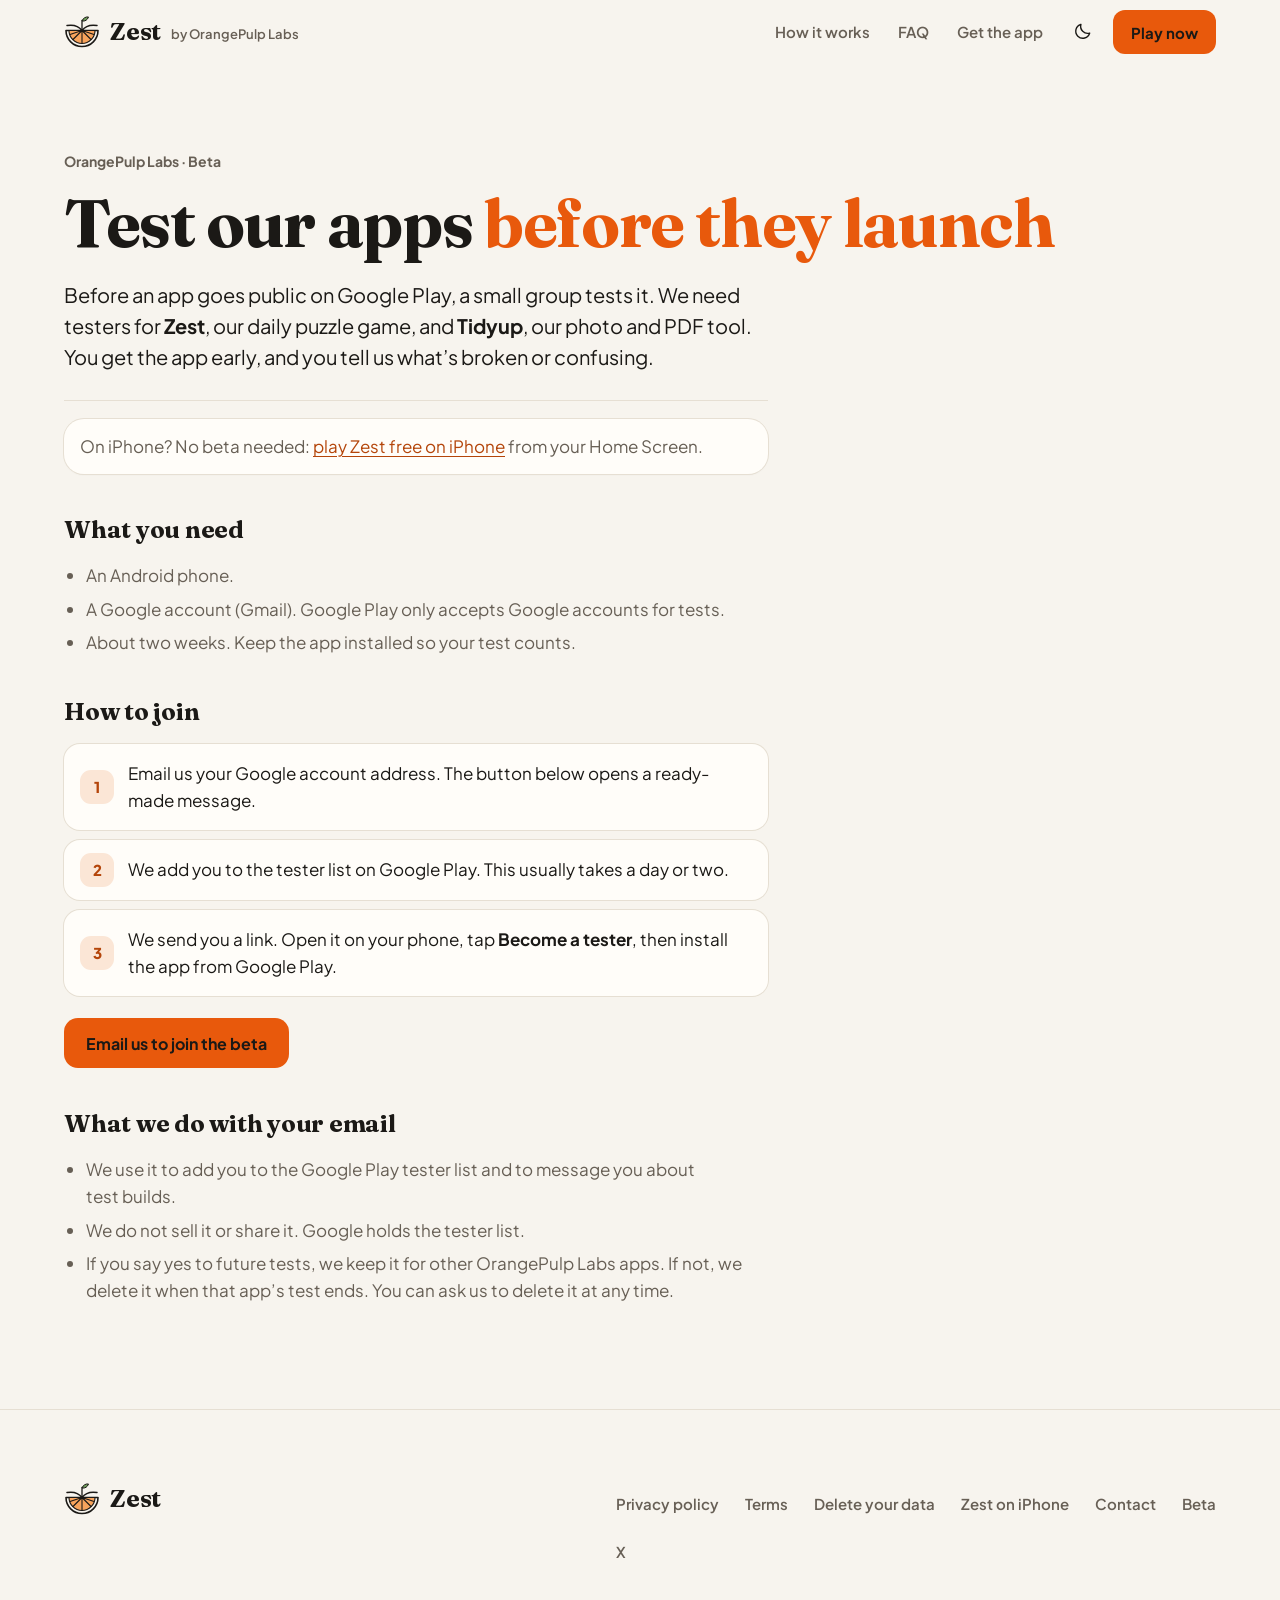
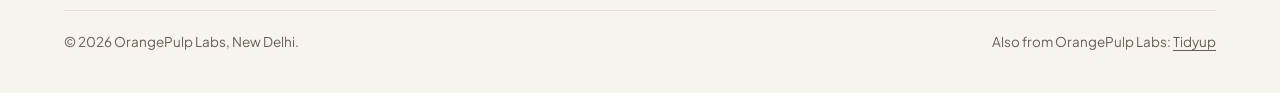
<file: beta/index.html>
<!doctype html>
<html lang="en"><head><meta charset="utf-8"><meta name="viewport" content="width=device-width, initial-scale=1">
<meta http-equiv="Content-Security-Policy" content="default-src 'self'; script-src 'self' 'sha256-QTKUewccu4vymS6kCMDNSDtay0EPB0g5P4r34XDZfdQ=' 'sha256-Vh+UP30lNJvGBYWdzZxAUK+y81493YvVL1dWbyquZeo=' 'sha256-pTbb8JbGk4zLvIL3lybxG49K9FkMTjkUg5TY1fs7nts='; style-src 'self' 'unsafe-inline'; img-src 'self' data:; font-src 'self'; connect-src 'self'; object-src 'none'; base-uri 'none'; form-action 'none'"><title>Join the beta | OrangePulp Labs</title><meta name="description" content="Test OrangePulp Labs apps before they launch on Google Play."><meta name="color-scheme" content="light dark">
<meta property="og:title" content="Join the beta | OrangePulp Labs"><meta property="og:description" content="Test OrangePulp Labs apps before they launch on Google Play."><meta property="og:type" content="website"><meta property="og:site_name" content="Zest by OrangePulp Labs"><meta property="og:url" content="https://orangepulplabs.com/beta/">
<meta property="og:image" content="https://orangepulplabs.com/og-zest.jpg"><meta property="og:image:alt" content="Zest. A puzzle from history, every day."><meta property="og:image:width" content="1200"><meta property="og:image:height" content="630"><meta name="twitter:card" content="summary_large_image">
<link rel="canonical" href="https://orangepulplabs.com/beta/"><link rel="icon" href="../favicon.svg" type="image/svg+xml"><link rel="apple-touch-icon" href="../apple-touch-icon.png">
<link rel="preload" href="../fonts/plus-jakarta.woff2" as="font" type="font/woff2" crossorigin><link rel="preload" href="../fonts/fraunces-latin.woff2" as="font" type="font/woff2" crossorigin>
<script>try{var t=localStorage.getItem('theme');if(t)document.documentElement.setAttribute('data-theme',t)}catch(e){}</script><script>(function(){var u=navigator.userAgent||'',q=location.search,c=/[?&]as=ios\b/.test(q)||/iPhone|iPad|iPod/.test(u)||(navigator.platform==='MacIntel'&&navigator.maxTouchPoints>1)?'ios':/[?&]as=android\b/.test(q)||/Android/.test(u)?'android':'desk';document.documentElement.classList.add('zos-'+c)})()</script><link rel="stylesheet" href="../style.css?v=b7b6ccda"></head><body>
<a class="skip" href="#main">Skip to content</a>
<header class="site-head"><div class="zw hbar"><a class="brand" href="../" aria-label="Zest, home"><svg class="zm" xmlns="http://www.w3.org/2000/svg" viewBox="18 20 72 66" aria-hidden="true"><path d="M22 50h64a32 32 0 0 1-64 0z" fill="#F7F4EE" stroke="#1B1916" stroke-width="3.2" stroke-linejoin="round"/>
  <path d="M28 50h52a26 26 0 0 1-52 0z" fill="#F7A35C" stroke="#1B1916" stroke-width="2.2" stroke-linejoin="round"/>
  <g stroke="#1B1916" stroke-width="2.2" stroke-linecap="round"><path d="M54 50v26M54 50L36 68M54 50l18 18M54 50L30 58M54 50l24 8"/></g>
  <path d="M54 50c-6-8-18-12-30-10M54 50c6-8 18-12 30-10" fill="none" stroke="#1B1916" stroke-width="3" stroke-linecap="round"/>
  <path d="M54 50V30" stroke="#1B1916" stroke-width="2.6" stroke-linecap="round"/>
  <path d="M54 31c2-6 8-9 13-8-2 6-7 9-13 8z" fill="#6E9B5A" stroke="#1B1916" stroke-width="2" stroke-linejoin="round"/></svg><span>Zest</span><small>by OrangePulp Labs</small></a><nav aria-label="Main"><a class="hl" href="../#how">How it works</a><a class="hl" href="../#faq">FAQ</a><a class="hl" href="../install/">Get the app</a><button class="theme" id="theme" type="button" aria-label="Switch between light and dark"><span class="l"><svg viewBox="0 0 24 24" width="20" height="20" fill="none" stroke="currentColor" stroke-width="1.7" stroke-linecap="round" stroke-linejoin="round" aria-hidden="true"><path d="M20 14.5A8.5 8.5 0 019.5 4a8.5 8.5 0 1010.5 10.5z"/></svg></span><span class="d"><svg viewBox="0 0 24 24" width="20" height="20" fill="none" stroke="currentColor" stroke-width="1.7" stroke-linecap="round" stroke-linejoin="round" aria-hidden="true"><circle cx="12" cy="12" r="4"/><path d="M12 2v2M12 20v2M2 12h2M20 12h2M4.9 4.9l1.4 1.4M17.7 17.7l1.4 1.4M4.9 19.1l1.4-1.4M17.7 6.3l1.4-1.4"/></svg></span></button><a class="btn primary hget" href="../zest/app/?play">Play now</a></nav></div></header>

<main id="main" class="doc">
<p class="label">OrangePulp Labs &middot; Beta</p>
<h1>Test our apps <em>before they launch</em></h1>
<p class="lead">Before an app goes public on Google Play, a small group tests it. We need testers for <strong>Zest</strong>, our daily puzzle game, and <strong>Tidyup</strong>, our photo and PDF tool. You get the app early, and you tell us what&rsquo;s broken or confusing.</p>
<p class="card" style="padding:14px 16px;margin:18px 0 0">On iPhone? No beta needed: <a href="../zest/iphone/">play Zest free on iPhone</a> from your Home Screen.</p>
<h2>What you need</h2>
<ul><li>An Android phone.</li><li>A Google account (Gmail). Google Play only accepts Google accounts for tests.</li><li>About two weeks. Keep the app installed so your test counts.</li></ul>
<h2>How to join</h2>
<ol class="steps">
<li>Email us your Google account address. The button below opens a ready-made message.</li>
<li>We add you to the tester list on Google Play. This usually takes a day or two.</li>
<li>We send you a link. Open it on your phone, tap <strong>Become a tester</strong>, then install the app from Google Play.</li>
</ol>
<p style="margin-top:22px"><a class="btn primary" href="mailto:orangepulplabs@gmail.com?subject=Join%20the%20beta&amp;body=My%20Google%20account%20email%20(the%20one%20I%20use%20on%20Google%20Play)%3A%20%0A%0AApp%3A%20Zest%20%2F%20Tidyup%0A%0AAlso%20invite%20me%20to%20future%20OrangePulp%20Labs%20tests%3A%20yes%20%2F%20no">Email us to join the beta</a></p>
<h2>What we do with your email</h2>
<ul><li>We use it to add you to the Google Play tester list and to message you about test builds.</li><li>We do not sell it or share it. Google holds the tester list.</li><li>If you say yes to future tests, we keep it for other OrangePulp Labs apps. If not, we delete it when that app&rsquo;s test ends. You can ask us to delete it at any time.</li></ul>
</main>
<footer class="site-foot"><div class="zw">
<div class="fgrid"><div class="fbrand"><a class="brand" href="../"><svg class="zm" xmlns="http://www.w3.org/2000/svg" viewBox="18 20 72 66" aria-hidden="true"><path d="M22 50h64a32 32 0 0 1-64 0z" fill="#F7F4EE" stroke="#1B1916" stroke-width="3.2" stroke-linejoin="round"/>
  <path d="M28 50h52a26 26 0 0 1-52 0z" fill="#F7A35C" stroke="#1B1916" stroke-width="2.2" stroke-linejoin="round"/>
  <g stroke="#1B1916" stroke-width="2.2" stroke-linecap="round"><path d="M54 50v26M54 50L36 68M54 50l18 18M54 50L30 58M54 50l24 8"/></g>
  <path d="M54 50c-6-8-18-12-30-10M54 50c6-8 18-12 30-10" fill="none" stroke="#1B1916" stroke-width="3" stroke-linecap="round"/>
  <path d="M54 50V30" stroke="#1B1916" stroke-width="2.6" stroke-linecap="round"/>
  <path d="M54 31c2-6 8-9 13-8-2 6-7 9-13 8z" fill="#6E9B5A" stroke="#1B1916" stroke-width="2" stroke-linejoin="round"/></svg><span>Zest</span></a></div>
<nav class="flinks" aria-label="Footer"><a href="../zest/privacy/">Privacy policy</a><a href="../zest/terms/">Terms</a><a href="../zest/delete/">Delete your data</a><a href="../zest/iphone/">Zest on iPhone</a><a href="../contact/">Contact</a><a href="../beta/">Beta</a><a href="https://x.com/orangepulplabs" rel="me noopener">X</a></nav></div>
<p class="fsmall"><span>&copy; 2026 OrangePulp Labs, New Delhi.</span><span>Also from OrangePulp Labs: <a href="../tidyup/">Tidyup</a></span></p>
</div></footer>
<script>(function(){var b=document.getElementById('theme');if(!b)return;function dark(){var t=document.documentElement.getAttribute('data-theme');return t?t==='dark':matchMedia('(prefers-color-scheme: dark)').matches}b.addEventListener('click',function(){var n=dark()?'light':'dark';document.documentElement.setAttribute('data-theme',n);try{localStorage.setItem('theme',n)}catch(e){}})})()</script>
</body></html>
</file>
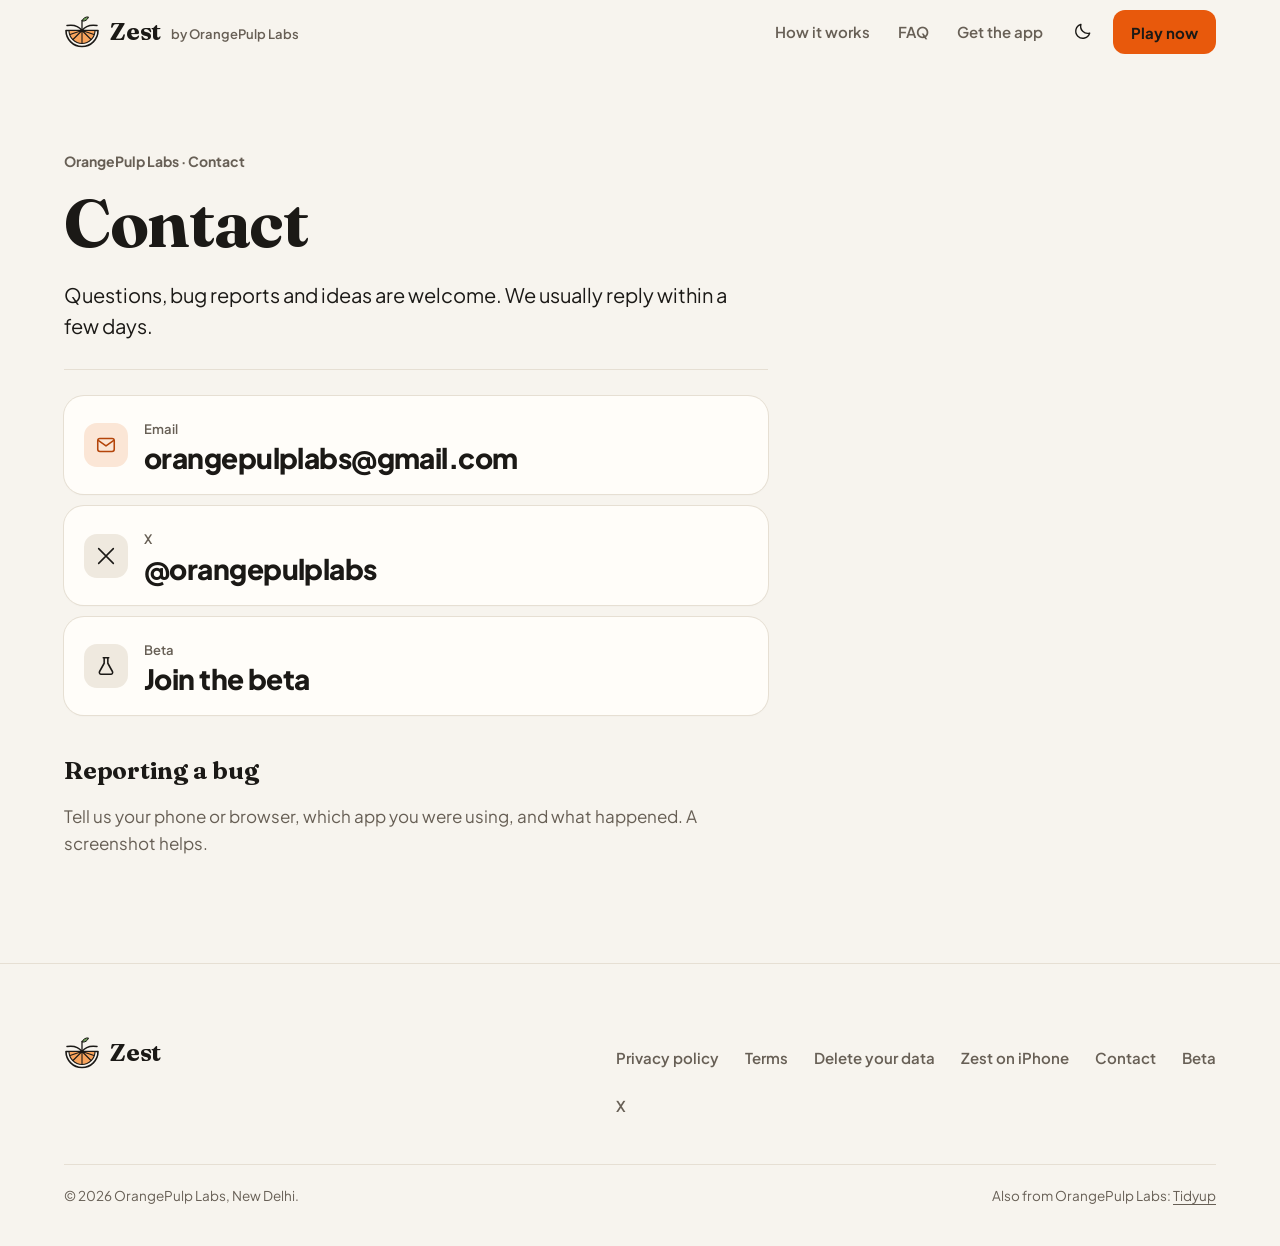
<file: contact/index.html>
<!doctype html>
<html lang="en"><head><meta charset="utf-8"><meta name="viewport" content="width=device-width, initial-scale=1">
<meta http-equiv="Content-Security-Policy" content="default-src 'self'; script-src 'self' 'sha256-QTKUewccu4vymS6kCMDNSDtay0EPB0g5P4r34XDZfdQ=' 'sha256-Vh+UP30lNJvGBYWdzZxAUK+y81493YvVL1dWbyquZeo=' 'sha256-pTbb8JbGk4zLvIL3lybxG49K9FkMTjkUg5TY1fs7nts='; style-src 'self' 'unsafe-inline'; img-src 'self' data:; font-src 'self'; connect-src 'self'; object-src 'none'; base-uri 'none'; form-action 'none'"><title>Contact | OrangePulp Labs</title><meta name="description" content="Email and X for OrangePulp Labs: questions, bug reports and ideas about Zest and Tidyup."><meta name="color-scheme" content="light dark">
<meta property="og:title" content="Contact | OrangePulp Labs"><meta property="og:description" content="Email and X for OrangePulp Labs: questions, bug reports and ideas about Zest and Tidyup."><meta property="og:type" content="website"><meta property="og:site_name" content="Zest by OrangePulp Labs"><meta property="og:url" content="https://orangepulplabs.com/contact/">
<meta property="og:image" content="https://orangepulplabs.com/og-zest.jpg"><meta property="og:image:alt" content="Zest. A puzzle from history, every day."><meta property="og:image:width" content="1200"><meta property="og:image:height" content="630"><meta name="twitter:card" content="summary_large_image">
<link rel="canonical" href="https://orangepulplabs.com/contact/"><link rel="icon" href="../favicon.svg" type="image/svg+xml"><link rel="apple-touch-icon" href="../apple-touch-icon.png">
<link rel="preload" href="../fonts/plus-jakarta.woff2" as="font" type="font/woff2" crossorigin><link rel="preload" href="../fonts/fraunces-latin.woff2" as="font" type="font/woff2" crossorigin>
<script>try{var t=localStorage.getItem('theme');if(t)document.documentElement.setAttribute('data-theme',t)}catch(e){}</script><script>(function(){var u=navigator.userAgent||'',q=location.search,c=/[?&]as=ios\b/.test(q)||/iPhone|iPad|iPod/.test(u)||(navigator.platform==='MacIntel'&&navigator.maxTouchPoints>1)?'ios':/[?&]as=android\b/.test(q)||/Android/.test(u)?'android':'desk';document.documentElement.classList.add('zos-'+c)})()</script><link rel="stylesheet" href="../style.css?v=b7b6ccda"></head><body>
<a class="skip" href="#main">Skip to content</a>
<header class="site-head"><div class="zw hbar"><a class="brand" href="../" aria-label="Zest, home"><svg class="zm" xmlns="http://www.w3.org/2000/svg" viewBox="18 20 72 66" aria-hidden="true"><path d="M22 50h64a32 32 0 0 1-64 0z" fill="#F7F4EE" stroke="#1B1916" stroke-width="3.2" stroke-linejoin="round"/>
  <path d="M28 50h52a26 26 0 0 1-52 0z" fill="#F7A35C" stroke="#1B1916" stroke-width="2.2" stroke-linejoin="round"/>
  <g stroke="#1B1916" stroke-width="2.2" stroke-linecap="round"><path d="M54 50v26M54 50L36 68M54 50l18 18M54 50L30 58M54 50l24 8"/></g>
  <path d="M54 50c-6-8-18-12-30-10M54 50c6-8 18-12 30-10" fill="none" stroke="#1B1916" stroke-width="3" stroke-linecap="round"/>
  <path d="M54 50V30" stroke="#1B1916" stroke-width="2.6" stroke-linecap="round"/>
  <path d="M54 31c2-6 8-9 13-8-2 6-7 9-13 8z" fill="#6E9B5A" stroke="#1B1916" stroke-width="2" stroke-linejoin="round"/></svg><span>Zest</span><small>by OrangePulp Labs</small></a><nav aria-label="Main"><a class="hl" href="../#how">How it works</a><a class="hl" href="../#faq">FAQ</a><a class="hl" href="../install/">Get the app</a><button class="theme" id="theme" type="button" aria-label="Switch between light and dark"><span class="l"><svg viewBox="0 0 24 24" width="20" height="20" fill="none" stroke="currentColor" stroke-width="1.7" stroke-linecap="round" stroke-linejoin="round" aria-hidden="true"><path d="M20 14.5A8.5 8.5 0 019.5 4a8.5 8.5 0 1010.5 10.5z"/></svg></span><span class="d"><svg viewBox="0 0 24 24" width="20" height="20" fill="none" stroke="currentColor" stroke-width="1.7" stroke-linecap="round" stroke-linejoin="round" aria-hidden="true"><circle cx="12" cy="12" r="4"/><path d="M12 2v2M12 20v2M2 12h2M20 12h2M4.9 4.9l1.4 1.4M17.7 17.7l1.4 1.4M4.9 19.1l1.4-1.4M17.7 6.3l1.4-1.4"/></svg></span></button><a class="btn primary hget" href="../zest/app/?play">Play now</a></nav></div></header>

<main id="main" class="doc">
<p class="label">OrangePulp Labs &middot; Contact</p>
<h1>Contact</h1>
<p class="lead">Questions, bug reports and ideas are welcome. We usually reply within a few days.</p>
<div class="contact">
<a class="card c" href="mailto:orangepulplabs@gmail.com"><span class="ico tint"><svg viewBox="0 0 24 24" width="22" height="22" fill="none" stroke="currentColor" stroke-width="1.7" stroke-linecap="round" stroke-linejoin="round" aria-hidden="true"><rect x="3" y="5" width="18" height="14" rx="2.4"/><path d="M3.5 7l8.5 6 8.5-6"/></svg></span><span><span class="k">Email</span><br><span class="v">orangepulplabs@gmail.com</span></span></a>
<a class="card c" href="https://x.com/orangepulplabs" rel="me noopener"><span class="ico"><svg viewBox="0 0 24 24" width="22" height="22" fill="none" stroke="currentColor" stroke-width="1.7" stroke-linecap="round" stroke-linejoin="round" aria-hidden="true"><path d="M4 4l16 16M20 4L4 20"/></svg></span><span><span class="k">X</span><br><span class="v">@orangepulplabs</span></span></a>
<a class="card c" href="../beta/"><span class="ico"><svg viewBox="0 0 24 24" width="22" height="22" fill="none" stroke="currentColor" stroke-width="1.7" stroke-linecap="round" stroke-linejoin="round" aria-hidden="true"><path d="M9 3h6M10 3v6l-5 9a2 2 0 001.8 3h10.4a2 2 0 001.8-3l-5-9V3"/></svg></span><span><span class="k">Beta</span><br><span class="v">Join the beta</span></span></a>
</div>
<h2>Reporting a bug</h2>
<p>Tell us your phone or browser, which app you were using, and what happened. A screenshot helps.</p>
</main>
<footer class="site-foot"><div class="zw">
<div class="fgrid"><div class="fbrand"><a class="brand" href="../"><svg class="zm" xmlns="http://www.w3.org/2000/svg" viewBox="18 20 72 66" aria-hidden="true"><path d="M22 50h64a32 32 0 0 1-64 0z" fill="#F7F4EE" stroke="#1B1916" stroke-width="3.2" stroke-linejoin="round"/>
  <path d="M28 50h52a26 26 0 0 1-52 0z" fill="#F7A35C" stroke="#1B1916" stroke-width="2.2" stroke-linejoin="round"/>
  <g stroke="#1B1916" stroke-width="2.2" stroke-linecap="round"><path d="M54 50v26M54 50L36 68M54 50l18 18M54 50L30 58M54 50l24 8"/></g>
  <path d="M54 50c-6-8-18-12-30-10M54 50c6-8 18-12 30-10" fill="none" stroke="#1B1916" stroke-width="3" stroke-linecap="round"/>
  <path d="M54 50V30" stroke="#1B1916" stroke-width="2.6" stroke-linecap="round"/>
  <path d="M54 31c2-6 8-9 13-8-2 6-7 9-13 8z" fill="#6E9B5A" stroke="#1B1916" stroke-width="2" stroke-linejoin="round"/></svg><span>Zest</span></a></div>
<nav class="flinks" aria-label="Footer"><a href="../zest/privacy/">Privacy policy</a><a href="../zest/terms/">Terms</a><a href="../zest/delete/">Delete your data</a><a href="../zest/iphone/">Zest on iPhone</a><a href="../contact/">Contact</a><a href="../beta/">Beta</a><a href="https://x.com/orangepulplabs" rel="me noopener">X</a></nav></div>
<p class="fsmall"><span>&copy; 2026 OrangePulp Labs, New Delhi.</span><span>Also from OrangePulp Labs: <a href="../tidyup/">Tidyup</a></span></p>
</div></footer>
<script>(function(){var b=document.getElementById('theme');if(!b)return;function dark(){var t=document.documentElement.getAttribute('data-theme');return t?t==='dark':matchMedia('(prefers-color-scheme: dark)').matches}b.addEventListener('click',function(){var n=dark()?'light':'dark';document.documentElement.setAttribute('data-theme',n);try{localStorage.setItem('theme',n)}catch(e){}})})()</script>
</body></html>
</file>
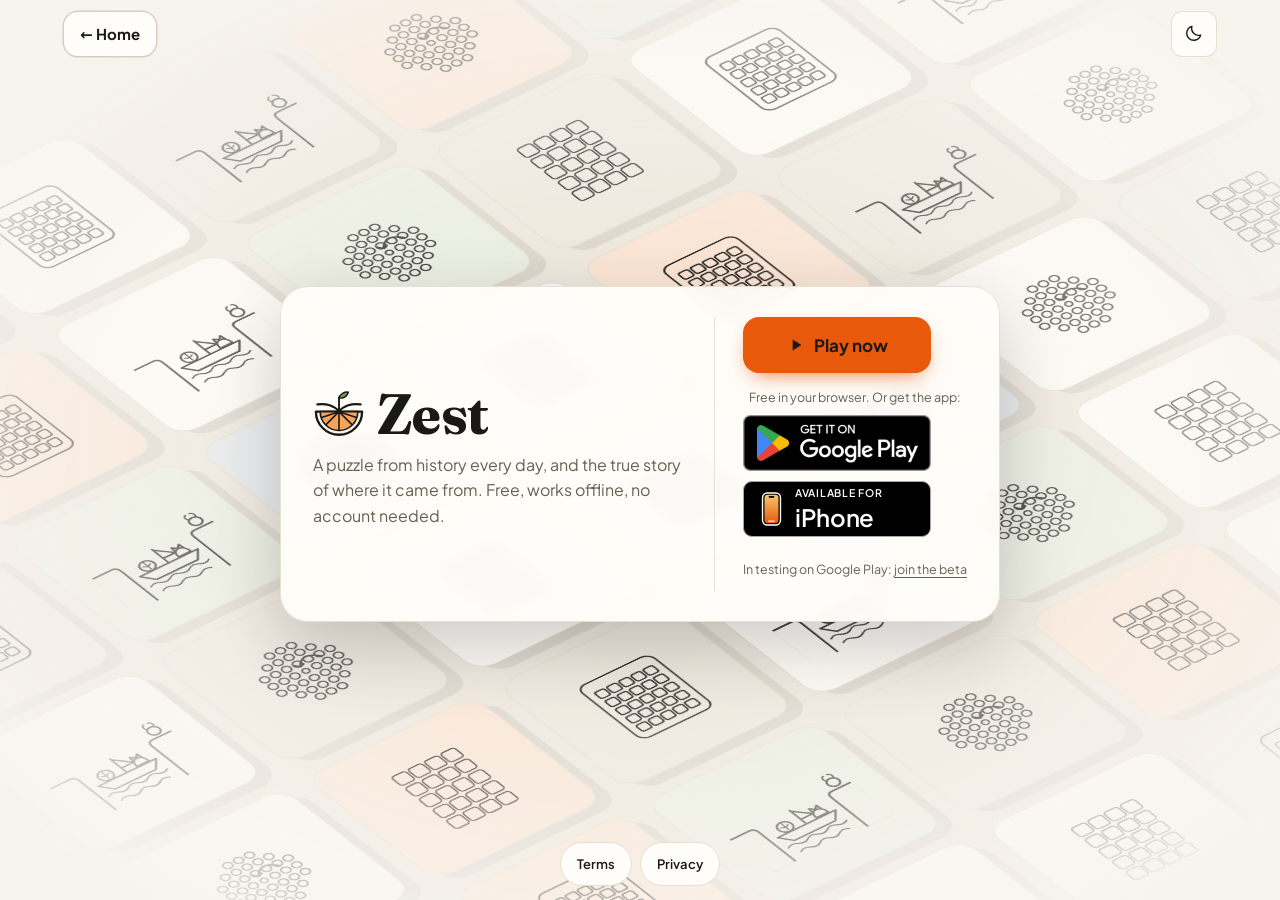
<file: install/index.html>
<!doctype html>
<html lang="en"><head><meta charset="utf-8"><meta name="viewport" content="width=device-width, initial-scale=1">
<meta http-equiv="Content-Security-Policy" content="default-src 'self'; script-src 'self' 'sha256-1xC8x+V7iT5g/WIepPDwEeyD2JltZHSScT3HpR1rFqI=' 'sha256-QTKUewccu4vymS6kCMDNSDtay0EPB0g5P4r34XDZfdQ=' 'sha256-Vh+UP30lNJvGBYWdzZxAUK+y81493YvVL1dWbyquZeo=' 'sha256-pTbb8JbGk4zLvIL3lybxG49K9FkMTjkUg5TY1fs7nts='; style-src 'self' 'unsafe-inline'; img-src 'self' data:; font-src 'self'; connect-src 'self'; object-src 'none'; base-uri 'none'; form-action 'none'"><title>Get Zest: free on Android and iPhone | OrangePulp Labs</title><meta name="description" content="Get Zest free on Google Play, add it to your iPhone Home Screen, or play in your browser."><meta name="color-scheme" content="light dark">
<meta property="og:title" content="Get Zest: free on Android and iPhone | OrangePulp Labs"><meta property="og:description" content="Get Zest free on Google Play, add it to your iPhone Home Screen, or play in your browser."><meta property="og:type" content="website"><meta property="og:site_name" content="Zest by OrangePulp Labs"><meta property="og:url" content="https://orangepulplabs.com/install/">
<meta property="og:image" content="https://orangepulplabs.com/og-zest.jpg"><meta property="og:image:alt" content="Zest. A puzzle from history, every day."><meta property="og:image:width" content="1200"><meta property="og:image:height" content="630"><meta name="twitter:card" content="summary_large_image">
<link rel="canonical" href="https://orangepulplabs.com/install/"><link rel="icon" href="../favicon.svg" type="image/svg+xml"><link rel="apple-touch-icon" href="../apple-touch-icon.png">
<link rel="preload" href="../fonts/plus-jakarta.woff2" as="font" type="font/woff2" crossorigin><link rel="preload" href="../fonts/fraunces-latin.woff2" as="font" type="font/woff2" crossorigin>
<script>try{var t=localStorage.getItem('theme');if(t)document.documentElement.setAttribute('data-theme',t)}catch(e){}</script><script>(function(){var u=navigator.userAgent||'',q=location.search,c=/[?&]as=ios\b/.test(q)||/iPhone|iPad|iPod/.test(u)||(navigator.platform==='MacIntel'&&navigator.maxTouchPoints>1)?'ios':/[?&]as=android\b/.test(q)||/Android/.test(u)?'android':'desk';document.documentElement.classList.add('zos-'+c)})()</script><link rel="stylesheet" href="../style.css?v=b7b6ccda"><script type="application/ld+json">{"@context":"https://schema.org","@type":"MobileApplication","name":"Zest: Story & Logic Puzzles","operatingSystem":"Android","applicationCategory":"GameApplication","url":"https://play.google.com/store/apps/details?id=com.orangepulplabs.zest","description":"A puzzle from history every day, and the true story of where it came from.","image":"https://orangepulplabs.com/og-zest.jpg","offers":{"@type":"Offer","price":"0","priceCurrency":"USD"},"publisher":{"@type":"Organization","name":"OrangePulp Labs"}}</script></head><body class="zest inst">
<a class="skip" href="#main">Skip to content</a>
<header class="zbar"><a class="btn ghost" href="../">&larr; Home</a><button class="theme" id="theme" type="button" aria-label="Switch between light and dark"><span class="l"><svg viewBox="0 0 24 24" width="20" height="20" fill="none" stroke="currentColor" stroke-width="1.7" stroke-linecap="round" stroke-linejoin="round" aria-hidden="true"><path d="M20 14.5A8.5 8.5 0 019.5 4a8.5 8.5 0 1010.5 10.5z"/></svg></span><span class="d"><svg viewBox="0 0 24 24" width="20" height="20" fill="none" stroke="currentColor" stroke-width="1.7" stroke-linecap="round" stroke-linejoin="round" aria-hidden="true"><circle cx="12" cy="12" r="4"/><path d="M12 2v2M12 20v2M2 12h2M20 12h2M4.9 4.9l1.4 1.4M17.7 17.7l1.4 1.4M4.9 19.1l1.4-1.4M17.7 6.3l1.4-1.4"/></svg></span></button></header>

<main id="main"><svg width="0" height="0" style="position:absolute" aria-hidden="true"><symbol id="zt0" viewBox="0 0 200 160"><g fill="none" stroke="currentColor" stroke-width="3" stroke-linejoin="round" stroke-linecap="round">
<path class="g" d="M-2 72h34c6 0 8 4 8 10v80H-2z"/><path class="g" d="M202 72h-34c-6 0-8 4-8 10v80h42z"/>
<path class="bs" d="M50 132q8-6 16 0t16 0 16 0 16 0 16 0 16 0M58 148q8-6 16 0t16 0 16 0 16 0 16 0" stroke-width="2.4"/>
<path class="o" d="M52 106h96l-14 18H66z"/><path d="M100 106V70M100 72l20 22h-20"/>
<circle class="g" cx="74" cy="94" r="11"/><path d="M68 92c4 4 8 4 12 0M74 84v18" stroke-width="2"/>
<path class="w" d="M118 104c0-9 4-14 10-14s10 5 10 14z"/><path class="w" d="M121 92l1-9 6 6 6-6 1 9"/>
<circle class="p" cx="182" cy="58" r="9"/><path d="M176 51c-3-6-1-10 3-11M188 51c3-6 1-10-3-11" stroke-width="2.4"/></g></symbol><symbol id="zt1" viewBox="0 0 200 160"><g fill="none" stroke="currentColor" stroke-width="2.6" stroke-linejoin="round" stroke-linecap="round"><circle class="o" cx="82" cy="26" r="6.5"/><circle class="o" cx="100" cy="26" r="6.5"/><circle class="o" cx="118" cy="26" r="6.5"/><circle class="o" cx="64" cy="44" r="6.5"/><circle class="o" cx="82" cy="44" r="6.5"/><circle class="o" cx="100" cy="44" r="6.5"/><circle class="o" cx="118" cy="44" r="6.5"/><circle class="o" cx="136" cy="44" r="6.5"/><circle class="o" cx="46" cy="62" r="6.5"/><circle class="o" cx="64" cy="62" r="6.5"/><circle class="o" cx="82" cy="62" r="6.5"/><circle class="o" cx="100" cy="62" r="6.5"/><circle class="o" cx="118" cy="62" r="6.5"/><circle class="o" cx="136" cy="62" r="6.5"/><circle class="o" cx="154" cy="62" r="6.5"/><circle class="o" cx="46" cy="80" r="6.5"/><circle class="o" cx="64" cy="80" r="6.5"/><circle class="o" cx="82" cy="80" r="6.5"/><circle class="p" cx="100" cy="80" r="5"/><circle class="o" cx="118" cy="80" r="6.5"/><circle class="o" cx="136" cy="80" r="6.5"/><circle class="o" cx="154" cy="80" r="6.5"/><circle class="o" cx="46" cy="98" r="6.5"/><circle class="o" cx="64" cy="98" r="6.5"/><circle class="o" cx="82" cy="98" r="6.5"/><circle class="o" cx="100" cy="98" r="6.5"/><circle class="o" cx="118" cy="98" r="6.5"/><circle class="o" cx="136" cy="98" r="6.5"/><circle class="o" cx="154" cy="98" r="6.5"/><circle class="o" cx="64" cy="116" r="6.5"/><circle class="o" cx="82" cy="116" r="6.5"/><circle class="o" cx="100" cy="116" r="6.5"/><circle class="o" cx="118" cy="116" r="6.5"/><circle class="o" cx="136" cy="116" r="6.5"/><circle class="o" cx="82" cy="134" r="6.5"/><circle class="o" cx="100" cy="134" r="6.5"/><circle class="o" cx="118" cy="134" r="6.5"/><path d="M136 68q-18-24-36 0" stroke-width="3"/><path d="M95 62l5 7 7-3" stroke-width="3"/></g></symbol><symbol id="zt2" viewBox="0 0 200 160"><g fill="none" stroke="currentColor" stroke-width="2.4" stroke-linejoin="round"><rect class="p" x="48" y="10" width="23" height="23" rx="5"/><text x="59.5" y="26.5" text-anchor="middle" stroke="none">C</text><rect class="p" x="75" y="10" width="23" height="23" rx="5"/><text x="86.5" y="26.5" text-anchor="middle" stroke="none">O</text><rect class="p" x="102" y="10" width="23" height="23" rx="5"/><text x="113.5" y="26.5" text-anchor="middle" stroke="none">L</text><rect class="p" x="129" y="10" width="23" height="23" rx="5"/><text x="140.5" y="26.5" text-anchor="middle" stroke="none">D</text><rect class="p" x="48" y="39" width="23" height="23" rx="5"/><text x="59.5" y="55.5" text-anchor="middle" stroke="none">C</text><rect class="p" x="75" y="39" width="23" height="23" rx="5"/><text x="86.5" y="55.5" text-anchor="middle" stroke="none">O</text><rect class="o" x="102" y="39" width="23" height="23" rx="5"/><text class="k" x="113.5" y="55.5" text-anchor="middle" stroke="none">R</text><rect class="p" x="129" y="39" width="23" height="23" rx="5"/><text x="140.5" y="55.5" text-anchor="middle" stroke="none">D</text><rect class="p" x="48" y="68" width="23" height="23" rx="5"/><text x="59.5" y="84.5" text-anchor="middle" stroke="none">C</text><rect class="o" x="75" y="68" width="23" height="23" rx="5"/><text class="k" x="86.5" y="84.5" text-anchor="middle" stroke="none">A</text><rect class="p" x="102" y="68" width="23" height="23" rx="5"/><text x="113.5" y="84.5" text-anchor="middle" stroke="none">R</text><rect class="p" x="129" y="68" width="23" height="23" rx="5"/><text x="140.5" y="84.5" text-anchor="middle" stroke="none">D</text><rect class="o" x="48" y="97" width="23" height="23" rx="5"/><text class="k" x="59.5" y="113.5" text-anchor="middle" stroke="none">W</text><rect class="p" x="75" y="97" width="23" height="23" rx="5"/><text x="86.5" y="113.5" text-anchor="middle" stroke="none">A</text><rect class="p" x="102" y="97" width="23" height="23" rx="5"/><text x="113.5" y="113.5" text-anchor="middle" stroke="none">R</text><rect class="p" x="129" y="97" width="23" height="23" rx="5"/><text x="140.5" y="113.5" text-anchor="middle" stroke="none">D</text><rect class="p" x="48" y="126" width="23" height="23" rx="5"/><text x="59.5" y="142.5" text-anchor="middle" stroke="none">W</text><rect class="p" x="75" y="126" width="23" height="23" rx="5"/><text x="86.5" y="142.5" text-anchor="middle" stroke="none">A</text><rect class="p" x="102" y="126" width="23" height="23" rx="5"/><text x="113.5" y="142.5" text-anchor="middle" stroke="none">R</text><rect class="o" x="129" y="126" width="23" height="23" rx="5"/><text class="k" x="140.5" y="142.5" text-anchor="middle" stroke="none">M</text></g></symbol><symbol id="zt3" viewBox="0 0 200 160"><g fill="none" stroke="currentColor" stroke-width="2.6" stroke-linejoin="round"><rect class="p" x="40" y="10" width="120" height="140" rx="14"/><rect class="p" x="52" y="32" width="16" height="16" rx="4"/><rect class="o" x="72" y="32" width="16" height="16" rx="4"/><rect class="p" x="92" y="32" width="16" height="16" rx="4"/><rect class="p" x="112" y="32" width="16" height="16" rx="4"/><rect class="p" x="132" y="32" width="16" height="16" rx="4"/><rect class="o" x="52" y="54" width="16" height="16" rx="4"/><rect class="o" x="72" y="54" width="16" height="16" rx="4"/><rect class="o" x="92" y="54" width="16" height="16" rx="4"/><rect class="p" x="112" y="54" width="16" height="16" rx="4"/><rect class="p" x="132" y="54" width="16" height="16" rx="4"/><rect class="p" x="52" y="76" width="16" height="16" rx="4"/><rect class="o" x="72" y="76" width="16" height="16" rx="4"/><rect class="p" x="92" y="76" width="16" height="16" rx="4"/><rect class="p" x="112" y="76" width="16" height="16" rx="4"/><rect class="p" x="132" y="76" width="16" height="16" rx="4"/><rect class="p" x="52" y="98" width="16" height="16" rx="4"/><rect class="p" x="72" y="98" width="16" height="16" rx="4"/><rect class="p" x="92" y="98" width="16" height="16" rx="4"/><rect class="o" x="112" y="98" width="16" height="16" rx="4"/><rect class="o" x="132" y="98" width="16" height="16" rx="4"/><rect class="p" x="52" y="120" width="16" height="16" rx="4"/><rect class="p" x="72" y="120" width="16" height="16" rx="4"/><rect class="p" x="92" y="120" width="16" height="16" rx="4"/><rect class="o" x="112" y="120" width="16" height="16" rx="4"/><rect class="p" x="132" y="120" width="16" height="16" rx="4"/></g></symbol></svg><div class="ibg" aria-hidden="true"><i><svg viewBox="0 0 200 160"><use href="#zt0"/></svg></i><i><svg viewBox="0 0 200 160"><use href="#zt1"/></svg></i><i><svg viewBox="0 0 200 160"><use href="#zt2"/></svg></i><i><svg viewBox="0 0 200 160"><use href="#zt3"/></svg></i><i><svg viewBox="0 0 200 160"><use href="#zt0"/></svg></i><i><svg viewBox="0 0 200 160"><use href="#zt1"/></svg></i><i><svg viewBox="0 0 200 160"><use href="#zt2"/></svg></i><i><svg viewBox="0 0 200 160"><use href="#zt3"/></svg></i><i><svg viewBox="0 0 200 160"><use href="#zt0"/></svg></i><i><svg viewBox="0 0 200 160"><use href="#zt1"/></svg></i><i><svg viewBox="0 0 200 160"><use href="#zt2"/></svg></i><i><svg viewBox="0 0 200 160"><use href="#zt3"/></svg></i><i><svg viewBox="0 0 200 160"><use href="#zt0"/></svg></i><i><svg viewBox="0 0 200 160"><use href="#zt1"/></svg></i><i><svg viewBox="0 0 200 160"><use href="#zt2"/></svg></i><i><svg viewBox="0 0 200 160"><use href="#zt3"/></svg></i><i><svg viewBox="0 0 200 160"><use href="#zt0"/></svg></i><i><svg viewBox="0 0 200 160"><use href="#zt1"/></svg></i><i><svg viewBox="0 0 200 160"><use href="#zt2"/></svg></i><i><svg viewBox="0 0 200 160"><use href="#zt3"/></svg></i><i><svg viewBox="0 0 200 160"><use href="#zt0"/></svg></i><i><svg viewBox="0 0 200 160"><use href="#zt1"/></svg></i><i><svg viewBox="0 0 200 160"><use href="#zt2"/></svg></i><i><svg viewBox="0 0 200 160"><use href="#zt3"/></svg></i><i><svg viewBox="0 0 200 160"><use href="#zt0"/></svg></i><i><svg viewBox="0 0 200 160"><use href="#zt1"/></svg></i><i><svg viewBox="0 0 200 160"><use href="#zt2"/></svg></i><i><svg viewBox="0 0 200 160"><use href="#zt3"/></svg></i><i><svg viewBox="0 0 200 160"><use href="#zt0"/></svg></i><i><svg viewBox="0 0 200 160"><use href="#zt1"/></svg></i><i><svg viewBox="0 0 200 160"><use href="#zt2"/></svg></i><i><svg viewBox="0 0 200 160"><use href="#zt3"/></svg></i><i><svg viewBox="0 0 200 160"><use href="#zt0"/></svg></i><i><svg viewBox="0 0 200 160"><use href="#zt1"/></svg></i><i><svg viewBox="0 0 200 160"><use href="#zt2"/></svg></i><i><svg viewBox="0 0 200 160"><use href="#zt3"/></svg></i><i><svg viewBox="0 0 200 160"><use href="#zt0"/></svg></i><i><svg viewBox="0 0 200 160"><use href="#zt1"/></svg></i><i><svg viewBox="0 0 200 160"><use href="#zt2"/></svg></i><i><svg viewBox="0 0 200 160"><use href="#zt3"/></svg></i><i><svg viewBox="0 0 200 160"><use href="#zt0"/></svg></i><i><svg viewBox="0 0 200 160"><use href="#zt1"/></svg></i><i><svg viewBox="0 0 200 160"><use href="#zt2"/></svg></i><i><svg viewBox="0 0 200 160"><use href="#zt3"/></svg></i><i><svg viewBox="0 0 200 160"><use href="#zt0"/></svg></i><i><svg viewBox="0 0 200 160"><use href="#zt1"/></svg></i><i><svg viewBox="0 0 200 160"><use href="#zt2"/></svg></i><i><svg viewBox="0 0 200 160"><use href="#zt3"/></svg></i><i><svg viewBox="0 0 200 160"><use href="#zt0"/></svg></i><i><svg viewBox="0 0 200 160"><use href="#zt1"/></svg></i><i><svg viewBox="0 0 200 160"><use href="#zt2"/></svg></i><i><svg viewBox="0 0 200 160"><use href="#zt3"/></svg></i><i><svg viewBox="0 0 200 160"><use href="#zt0"/></svg></i><i><svg viewBox="0 0 200 160"><use href="#zt1"/></svg></i><i><svg viewBox="0 0 200 160"><use href="#zt2"/></svg></i><i><svg viewBox="0 0 200 160"><use href="#zt3"/></svg></i><i><svg viewBox="0 0 200 160"><use href="#zt0"/></svg></i><i><svg viewBox="0 0 200 160"><use href="#zt1"/></svg></i><i><svg viewBox="0 0 200 160"><use href="#zt2"/></svg></i><i><svg viewBox="0 0 200 160"><use href="#zt3"/></svg></i><i><svg viewBox="0 0 200 160"><use href="#zt0"/></svg></i><i><svg viewBox="0 0 200 160"><use href="#zt1"/></svg></i><i><svg viewBox="0 0 200 160"><use href="#zt2"/></svg></i><i><svg viewBox="0 0 200 160"><use href="#zt3"/></svg></i><i><svg viewBox="0 0 200 160"><use href="#zt0"/></svg></i><i><svg viewBox="0 0 200 160"><use href="#zt1"/></svg></i><i><svg viewBox="0 0 200 160"><use href="#zt2"/></svg></i><i><svg viewBox="0 0 200 160"><use href="#zt3"/></svg></i><i><svg viewBox="0 0 200 160"><use href="#zt0"/></svg></i><i><svg viewBox="0 0 200 160"><use href="#zt1"/></svg></i><i><svg viewBox="0 0 200 160"><use href="#zt2"/></svg></i><i><svg viewBox="0 0 200 160"><use href="#zt3"/></svg></i><i><svg viewBox="0 0 200 160"><use href="#zt0"/></svg></i><i><svg viewBox="0 0 200 160"><use href="#zt1"/></svg></i><i><svg viewBox="0 0 200 160"><use href="#zt2"/></svg></i><i><svg viewBox="0 0 200 160"><use href="#zt3"/></svg></i><i><svg viewBox="0 0 200 160"><use href="#zt0"/></svg></i><i><svg viewBox="0 0 200 160"><use href="#zt1"/></svg></i><i><svg viewBox="0 0 200 160"><use href="#zt2"/></svg></i><i><svg viewBox="0 0 200 160"><use href="#zt3"/></svg></i><i><svg viewBox="0 0 200 160"><use href="#zt0"/></svg></i></div><div class="ishade" aria-hidden="true"></div>
<div class="iwrap"><section class="icard" aria-labelledby="in-h">
  <div><h1 class="ih" id="in-h"><svg class="zm" xmlns="http://www.w3.org/2000/svg" viewBox="18 20 72 66" aria-hidden="true"><path d="M22 50h64a32 32 0 0 1-64 0z" fill="#F7F4EE" stroke="#1B1916" stroke-width="3.2" stroke-linejoin="round"/>
  <path d="M28 50h52a26 26 0 0 1-52 0z" fill="#F7A35C" stroke="#1B1916" stroke-width="2.2" stroke-linejoin="round"/>
  <g stroke="#1B1916" stroke-width="2.2" stroke-linecap="round"><path d="M54 50v26M54 50L36 68M54 50l18 18M54 50L30 58M54 50l24 8"/></g>
  <path d="M54 50c-6-8-18-12-30-10M54 50c6-8 18-12 30-10" fill="none" stroke="#1B1916" stroke-width="3" stroke-linecap="round"/>
  <path d="M54 50V30" stroke="#1B1916" stroke-width="2.6" stroke-linecap="round"/>
  <path d="M54 31c2-6 8-9 13-8-2 6-7 9-13 8z" fill="#6E9B5A" stroke="#1B1916" stroke-width="2" stroke-linejoin="round"/></svg>Zest</h1><p class="sub">A puzzle from history every day, and the true story of where it came from. Free, works offline, no account needed.</p></div>
  <div class="side"><a class="btn primary playnow" href="../zest/app/?play"><svg viewBox="0 0 24 24" aria-hidden="true"><path d="M8 5.5v13l10.5-6.5z" fill="currentColor"/></svg>Play now</a><small class="fine or">Free in your browser. Or get the app:</small><a class="badge os-a" href="https://play.google.com/store/apps/details?id=com.orangepulplabs.zest" rel="noopener"><img src="../img/badges/google-play.png" alt="Get it on Google Play" width="188" height="56"></a><a class="badge ibadge os-i" href="../zest/iphone/" role="button" data-iguide aria-haspopup="dialog"><svg viewBox="0 0 22 36" aria-hidden="true"><defs><linearGradient id="ibsun5" x1="0" y1="0" x2="0" y2="1"><stop offset="0" stop-color="#F7C76B"/><stop offset="1" stop-color="#E8590C"/></linearGradient></defs><rect x="1.5" y="1" width="19" height="34" rx="5" fill="#000" stroke="#fff" stroke-width="1.5"/><rect x="3.6" y="3" width="14.8" height="30" rx="3.3" fill="url(#ibsun5)"/><rect x="8" y="4.3" width="6" height="1.9" rx=".95" fill="#000"/><rect x="7.5" y="30.2" width="7" height="1.3" rx=".65" fill="#fff" opacity=".9"/></svg><span><small>Available for</small><b>iPhone</b></span></a>
    <small class="fine os-a">In testing on Google Play: <a href="../beta/">join the beta</a></small></div>
</section></div>
<dialog class="iguide" id="iguide" aria-labelledby="ig-h"><form method="dialog"><button class="igx" aria-label="Close"><svg viewBox="0 0 24 24" width="20" height="20" fill="none" stroke="currentColor" stroke-width="1.7" stroke-linecap="round" stroke-linejoin="round" aria-hidden="true"><path d="M4 4l16 16M20 4L4 20"/></svg></button></form>
<p class="eyebrow">Free on iPhone and iPad</p><h2 id="ig-h">Add it to your Home Screen</h2>
<p class="igl">Add it once, and it opens like any other app, even offline.</p>
<div class="ig-desk"><p>Open this address on your iPhone or iPad:</p><span class="iurl">orangepulplabs.com/zest/iphone</span><p class="dlnote"><a href="../zest/app/?play">Or play in your browser</a></p></div>
<p class="igl ig-then">Open the game, then:</p>
<ol class="isteps ig-steps"><li><span class="num"></span><h3>Tap Share. On iOS 26, tap ··· first, then Share.</h3><div class="mock"><svg viewBox="0 0 240 120" aria-hidden="true"><rect x="20" y="14" width="200" height="66" rx="10" fill="var(--surface)"/><rect x="34" y="28" width="120" height="10" rx="5" fill="var(--line)"/><rect x="34" y="46" width="160" height="8" rx="4" fill="var(--line)"/><rect x="20" y="88" width="200" height="26" rx="10" fill="var(--surface)"/><g fill="none" stroke="var(--muted)" stroke-width="2" stroke-linecap="round"><path d="M48 101l-5-5 5-5M70 91l5 5-5 5"/><rect x="152" y="94" width="12" height="12" rx="2"/><path d="M186 101h12M192 95v12" opacity=".0"/><rect x="182" y="94" width="14" height="12" rx="3"/></g><circle cx="120" cy="101" r="13" fill="var(--tint)"/><g fill="none" stroke="var(--link)" stroke-width="2.2" stroke-linecap="round" stroke-linejoin="round"><path d="M120 94v10M116 98l4-4 4 4"/><path d="M114 101v5h12v-5"/></g></svg></div></li><li><span class="num"></span><h3>Tap Add to Home Screen, then Add.</h3><div class="mock"><svg viewBox="0 0 240 120" aria-hidden="true"><rect x="30" y="10" width="180" height="100" rx="12" fill="var(--surface)"/><rect x="44" y="22" width="90" height="9" rx="4.5" fill="var(--line)"/><rect x="44" y="42" width="110" height="9" rx="4.5" fill="var(--line)"/><rect x="38" y="60" width="164" height="26" rx="8" fill="var(--tint)"/><text x="50" y="77.5" font-family="system-ui,sans-serif" font-size="12" font-weight="700" fill="var(--link)">Add to Home Screen</text><g fill="none" stroke="var(--link)" stroke-width="2" stroke-linecap="round"><rect x="178" y="65" width="16" height="16" rx="4"/><path d="M186 69v8M182 73h8"/></g><rect x="44" y="94" width="80" height="9" rx="4.5" fill="var(--line)"/></svg></div></li><li><span class="num"></span><h3>Open Zest from your Home Screen.</h3><div class="mock"><svg viewBox="0 0 240 120" aria-hidden="true"><g fill="var(--line)"><rect x="38" y="16" width="32" height="32" rx="9"/><rect x="82" y="16" width="32" height="32" rx="9"/><rect x="126" y="16" width="32" height="32" rx="9"/><rect x="170" y="16" width="32" height="32" rx="9"/><rect x="38" y="68" width="32" height="32" rx="9"/><rect x="82" y="68" width="32" height="32" rx="9"/><rect x="170" y="68" width="32" height="32" rx="9"/></g><image href="../zest/app/icons/icon-192.png" x="126" y="68" width="32" height="32" clip-path="inset(0 round 9px)"/><text x="142" y="112" text-anchor="middle" font-family="system-ui,sans-serif" font-size="9" font-weight="600" fill="var(--ink)">Zest</text></svg></div></li></ol>
<a class="gp igo" href="../zest/app/?install">Open the game</a>
</dialog>
<script>(function(){var d=document.getElementById('iguide');if(!d||!d.showModal)return;document.querySelectorAll('[data-iguide]').forEach(function(b){b.addEventListener('click',function(e){
e.preventDefault();d.showModal()})});d.addEventListener('click',function(e){if(e.target===d)d.close()})})()</script>
<nav class="ifoot" aria-label="Footer"><a href="../zest/terms/">Terms</a><a href="../zest/privacy/">Privacy</a></nav></main>

<script>(function(){var b=document.getElementById('theme');if(!b)return;function dark(){var t=document.documentElement.getAttribute('data-theme');return t?t==='dark':matchMedia('(prefers-color-scheme: dark)').matches}b.addEventListener('click',function(){var n=dark()?'light':'dark';document.documentElement.setAttribute('data-theme',n);try{localStorage.setItem('theme',n)}catch(e){}})})()</script>
</body></html>
</file>
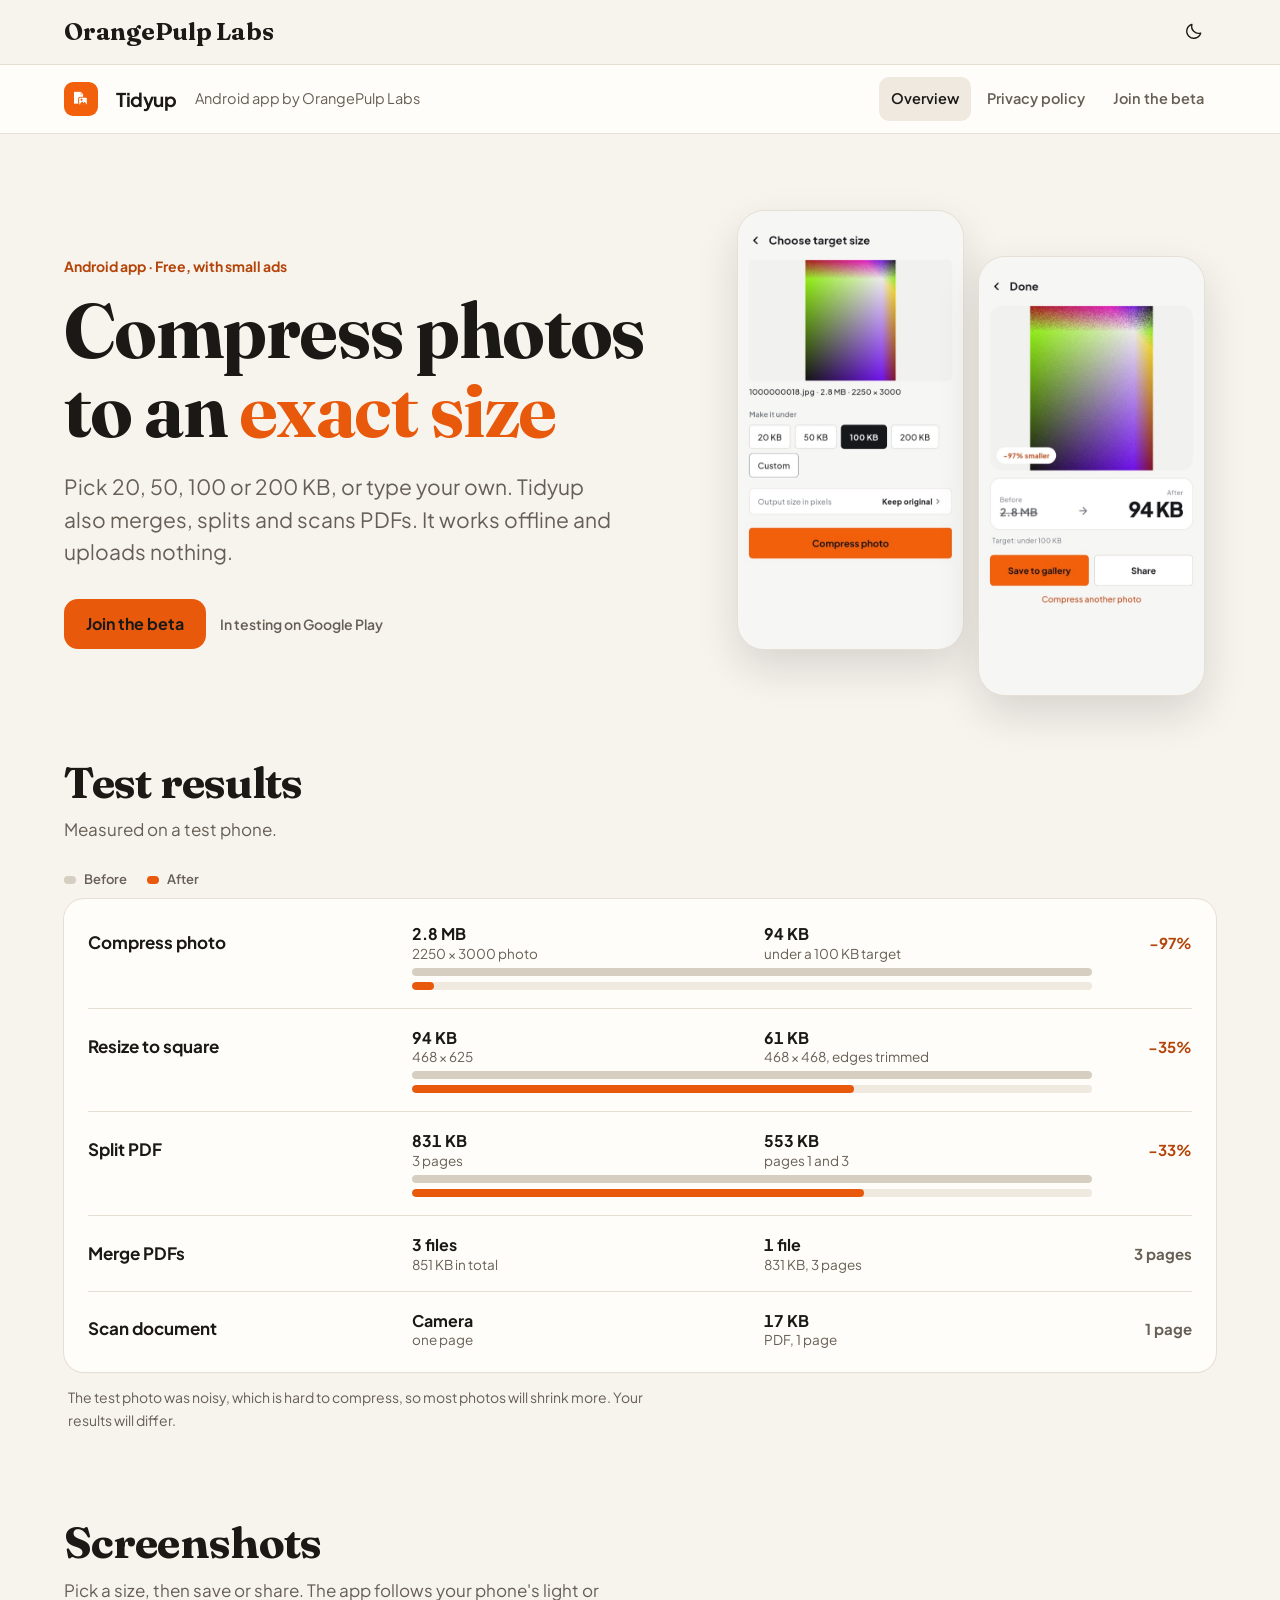
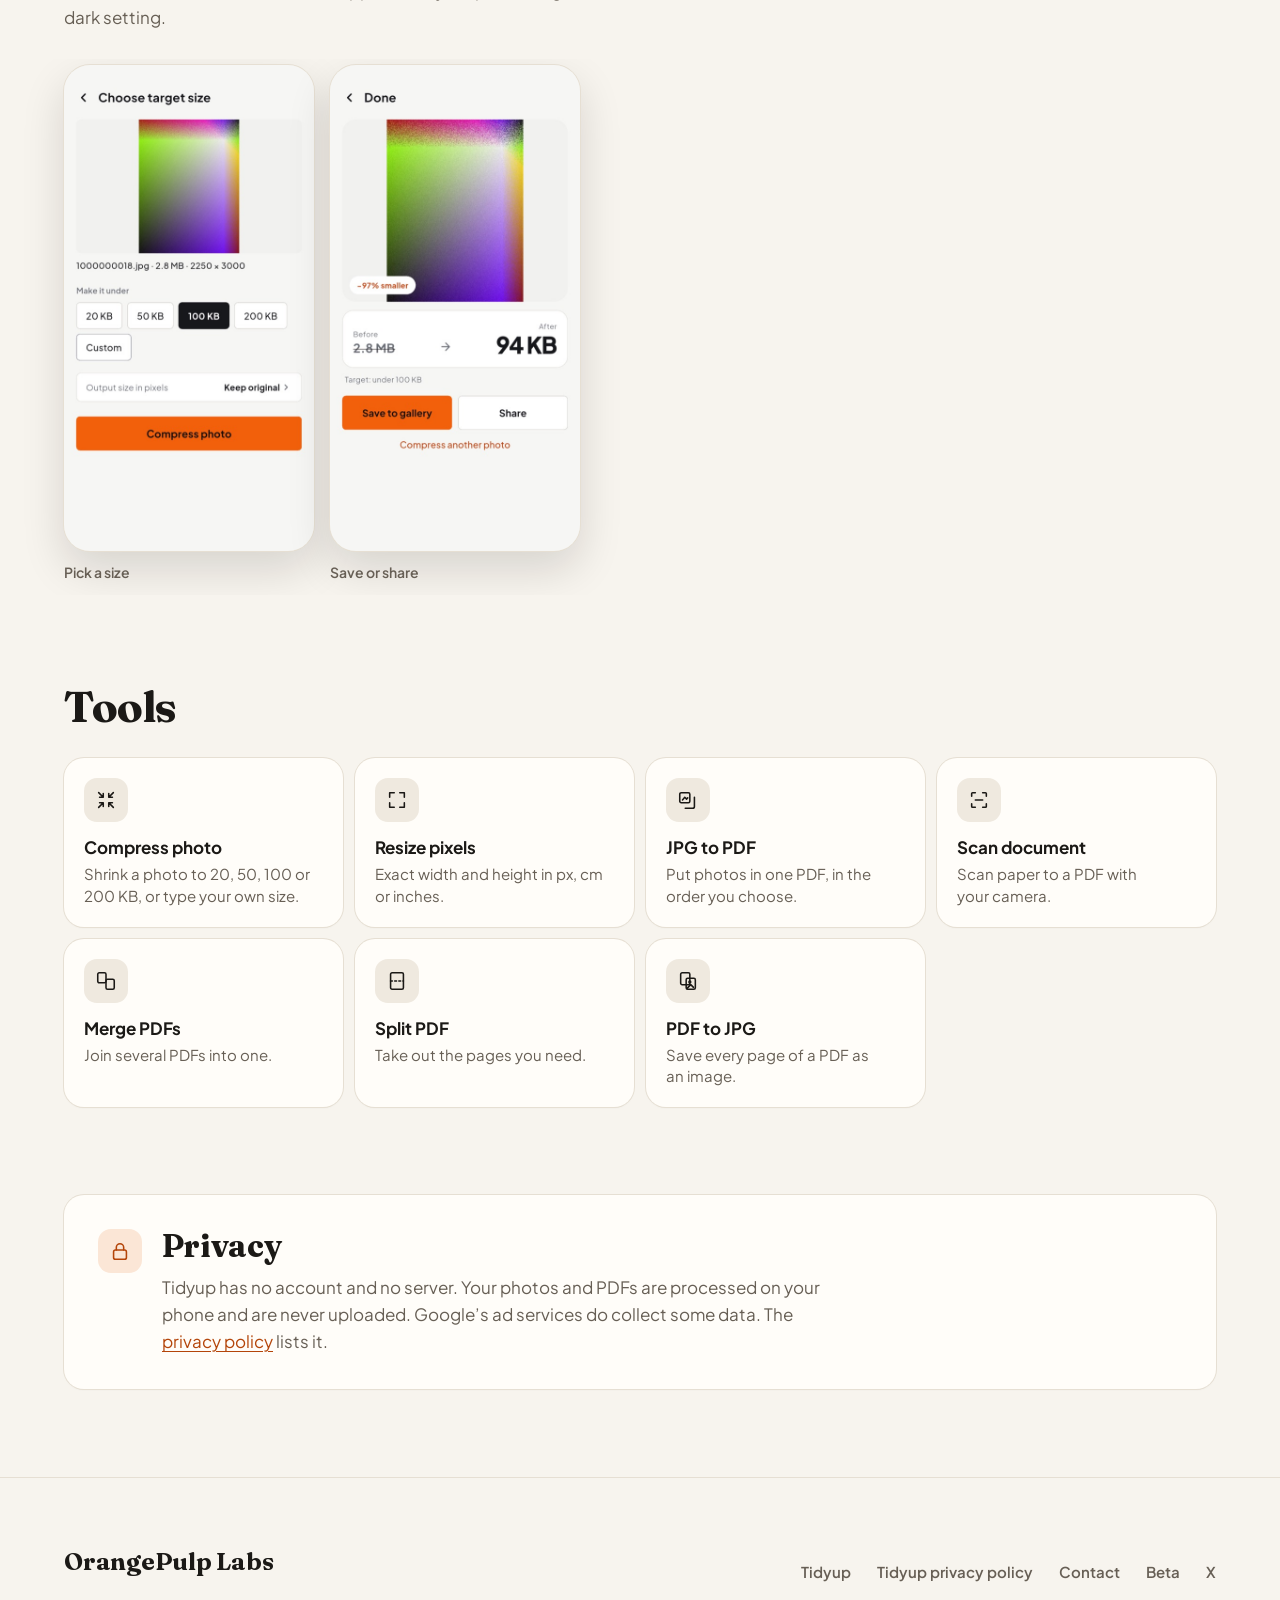
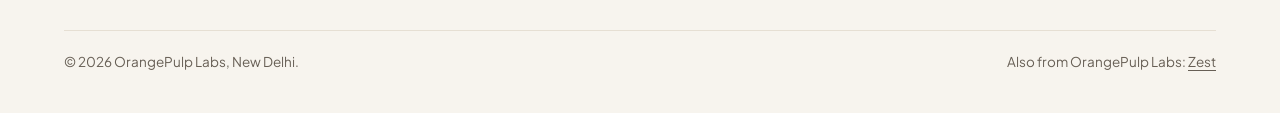
<file: tidyup/index.html>
<!doctype html>
<html lang="en"><head><meta charset="utf-8"><meta name="viewport" content="width=device-width, initial-scale=1">
<meta http-equiv="Content-Security-Policy" content="default-src 'self'; script-src 'self' 'sha256-QTKUewccu4vymS6kCMDNSDtay0EPB0g5P4r34XDZfdQ=' 'sha256-Vh+UP30lNJvGBYWdzZxAUK+y81493YvVL1dWbyquZeo=' 'sha256-pTbb8JbGk4zLvIL3lybxG49K9FkMTjkUg5TY1fs7nts='; style-src 'self' 'unsafe-inline'; img-src 'self' data:; font-src 'self'; connect-src 'self'; object-src 'none'; base-uri 'none'; form-action 'none'"><title>Tidyup: PDF &amp; Photo Tools</title><meta name="description" content="Compress a photo to 20, 50, 100 or 200 KB. Merge, split and scan PDFs. Free, works offline."><meta name="color-scheme" content="light dark">
<meta property="og:title" content="Tidyup: PDF &amp; Photo Tools"><meta property="og:description" content="Compress a photo to 20, 50, 100 or 200 KB. Merge, split and scan PDFs. Free, works offline."><meta property="og:type" content="website"><meta property="og:site_name" content="OrangePulp Labs"><meta property="og:url" content="https://orangepulplabs.com/tidyup/">
<meta property="og:image" content="https://orangepulplabs.com/og.jpg"><meta property="og:image:alt" content="OrangePulp Labs: small apps that work offline."><meta property="og:image:width" content="1200"><meta property="og:image:height" content="630"><meta name="twitter:card" content="summary_large_image">
<link rel="canonical" href="https://orangepulplabs.com/tidyup/"><link rel="icon" href="../favicon.svg" type="image/svg+xml"><link rel="apple-touch-icon" href="../apple-touch-icon.png">
<link rel="preload" href="../fonts/plus-jakarta.woff2" as="font" type="font/woff2" crossorigin><link rel="preload" href="../fonts/fraunces-latin.woff2" as="font" type="font/woff2" crossorigin>
<script>try{var t=localStorage.getItem('theme');if(t)document.documentElement.setAttribute('data-theme',t)}catch(e){}</script><script>(function(){var u=navigator.userAgent||'',q=location.search,c=/[?&]as=ios\b/.test(q)||/iPhone|iPad|iPod/.test(u)||(navigator.platform==='MacIntel'&&navigator.maxTouchPoints>1)?'ios':/[?&]as=android\b/.test(q)||/Android/.test(u)?'android':'desk';document.documentElement.classList.add('zos-'+c)})()</script><link rel="stylesheet" href="../style.css?v=b7b6ccda"><script type="application/ld+json">{"@context":"https://schema.org","@type":"MobileApplication","name":"Tidyup: PDF & Photo Tools","operatingSystem":"Android","applicationCategory":"UtilitiesApplication","offers":{"@type":"Offer","price":"0","priceCurrency":"INR"},"publisher":{"@type":"Organization","name":"OrangePulp Labs"}}</script></head><body>
<a class="skip" href="#main">Skip to content</a>
<header class="site-head"><div class="zw hbar"><a class="brand" href="../" aria-label="OrangePulp Labs, home"><span>OrangePulp Labs</span></a><nav aria-label="Main"><button class="theme" id="theme" type="button" aria-label="Switch between light and dark"><span class="l"><svg viewBox="0 0 24 24" width="20" height="20" fill="none" stroke="currentColor" stroke-width="1.7" stroke-linecap="round" stroke-linejoin="round" aria-hidden="true"><path d="M20 14.5A8.5 8.5 0 019.5 4a8.5 8.5 0 1010.5 10.5z"/></svg></span><span class="d"><svg viewBox="0 0 24 24" width="20" height="20" fill="none" stroke="currentColor" stroke-width="1.7" stroke-linecap="round" stroke-linejoin="round" aria-hidden="true"><circle cx="12" cy="12" r="4"/><path d="M12 2v2M12 20v2M2 12h2M20 12h2M4.9 4.9l1.4 1.4M17.7 17.7l1.4 1.4M4.9 19.1l1.4-1.4M17.7 6.3l1.4-1.4"/></svg></span></button></nav></div></header>
<div class="appbar"><div class="wrap"><img src="../tidyup/img/tidyup-mark.png" alt="" width="34" height="34"><b>Tidyup</b><span>Android app by OrangePulp Labs</span><nav aria-label="Tidyup"><a href="../tidyup/" aria-current="page">Overview</a><a href="../tidyup/privacy/">Privacy policy</a><a href="../beta/">Join the beta</a></nav></div></div>
<main id="main">
<section class="hero"><div class="wrap herogrid">
  <div>
  <p class="label">Android app &middot; Free, with small ads</p>
  <h1>Compress photos to an <em>exact size</em></h1>
  <p class="lede">Pick 20, 50, 100 or 200 KB, or type your own. Tidyup also merges, splits and scans PDFs. It works offline and uploads nothing.</p>
  <div class="btn-row"><a class="btn primary" href="../beta/">Join the beta</a><span class="note">In testing on Google Play</span></div>
  </div>
  <div class="phones">
    <figure class="shot"><img src="img/compress-2.jpg" width="532" height="1034" alt="Choosing a target size of 100 KB" decoding="async"></figure>
    <figure class="shot"><picture><source srcset="img/result-dark-2.jpg" media="(prefers-color-scheme: dark)"><img src="img/result-2.jpg" width="532" height="1034" alt="Result: 2.8 MB reduced to 94 KB" decoding="async"></picture></figure>
  </div>
</div></section>

<section style="padding-top:0"><div class="wrap">
  <div class="sec-head"><h2>Test results</h2><p>Measured on a test phone.</p></div>
  <p class="legend"><span>Before</span><span class="a">After</span></p>
  <div class="card ledger" role="table" aria-label="Test results"><div class="row"><div class="task">Compress photo</div><div class="io">2.8 MB<small>2250 &times; 3000 photo</small></div><div class="io">94 KB<small>under a 100 KB target</small></div><div class="delta good">&minus;97%</div><div class="bars"><div class="bar before"><i style="width:100%"></i></div><div class="bar after"><i style="width:3.3%"></i></div></div></div><div class="row"><div class="task">Resize to square</div><div class="io">94 KB<small>468 &times; 625</small></div><div class="io">61 KB<small>468 &times; 468, edges trimmed</small></div><div class="delta good">&minus;35%</div><div class="bars"><div class="bar before"><i style="width:100%"></i></div><div class="bar after"><i style="width:65%"></i></div></div></div><div class="row"><div class="task">Split PDF</div><div class="io">831 KB<small>3 pages</small></div><div class="io">553 KB<small>pages 1 and 3</small></div><div class="delta good">&minus;33%</div><div class="bars"><div class="bar before"><i style="width:100%"></i></div><div class="bar after"><i style="width:66.5%"></i></div></div></div><div class="row"><div class="task">Merge PDFs</div><div class="io">3 files<small>851 KB in total</small></div><div class="io">1 file<small>831 KB, 3 pages</small></div><div class="delta">3 pages</div></div><div class="row"><div class="task">Scan document</div><div class="io">Camera<small>one page</small></div><div class="io">17 KB<small>PDF, 1 page</small></div><div class="delta">1 page</div></div></div>
  <p class="cap">The test photo was noisy, which is hard to compress, so most photos will shrink more. Your results will differ.</p>
</div></section>

<section style="padding-top:0"><div class="wrap">
  <div class="sec-head"><h2>Screenshots</h2><p>Pick a size, then save or share. The app follows your phone's light or dark setting.</p></div>
  <div class="strip" tabindex="0" role="group" aria-label="App screenshots">
    <figure><div class="shot"><img src="img/compress-2.jpg" width="532" height="1034" alt="Choosing a target size of 100 KB" loading="lazy" decoding="async"></div><figcaption>Pick a size</figcaption></figure>
    <figure><div class="shot"><picture><source srcset="img/result-dark-2.jpg" media="(prefers-color-scheme: dark)"><img src="img/result-2.jpg" width="532" height="1034" alt="Result: 94 KB" loading="lazy" decoding="async"></picture></div><figcaption>Save or share</figcaption></figure>
  </div>
</div></section>

<section style="padding-top:0"><div class="wrap">
  <div class="sec-head"><h2>Tools</h2></div>
  <div class="tiles"><div class="card tile"><div class="ico"><svg viewBox="0 0 24 24" width="22" height="22" fill="none" stroke="currentColor" stroke-width="1.7" stroke-linecap="round" stroke-linejoin="round" aria-hidden="true"><path d="M4 4l5 5M9 5v4H5M20 4l-5 5M15 5v4h4M4 20l5-5M9 19v-4H5M20 20l-5-5M15 19v-4h4"/></svg></div><div><h3>Compress photo</h3><p>Shrink a photo to 20, 50, 100 or 200 KB, or type your own size.</p></div></div><div class="card tile"><div class="ico"><svg viewBox="0 0 24 24" width="22" height="22" fill="none" stroke="currentColor" stroke-width="1.7" stroke-linecap="round" stroke-linejoin="round" aria-hidden="true"><path d="M4 9V4h5M15 4h5v5M20 15v5h-5M9 20H4v-5"/></svg></div><div><h3>Resize pixels</h3><p>Exact width and height in px, cm or inches.</p></div></div><div class="card tile"><div class="ico"><svg viewBox="0 0 24 24" width="22" height="22" fill="none" stroke="currentColor" stroke-width="1.7" stroke-linecap="round" stroke-linejoin="round" aria-hidden="true"><rect x="3" y="4" width="11" height="11" rx="1.6"/><path d="M9 21h8a2 2 0 002-2V9"/><path d="M6 12l2.5-3 2 2 1.2-1.3"/></svg></div><div><h3>JPG to PDF</h3><p>Put photos in one PDF, in the order you choose.</p></div></div><div class="card tile"><div class="ico"><svg viewBox="0 0 24 24" width="22" height="22" fill="none" stroke="currentColor" stroke-width="1.7" stroke-linecap="round" stroke-linejoin="round" aria-hidden="true"><path d="M4 8V5a1 1 0 011-1h3M16 4h3a1 1 0 011 1v3M20 16v3a1 1 0 01-1 1h-3M8 20H5a1 1 0 01-1-1v-3M8 12h8"/></svg></div><div><h3>Scan document</h3><p>Scan paper to a PDF with your camera.</p></div></div><div class="card tile"><div class="ico"><svg viewBox="0 0 24 24" width="22" height="22" fill="none" stroke="currentColor" stroke-width="1.7" stroke-linecap="round" stroke-linejoin="round" aria-hidden="true"><rect x="3" y="3" width="9" height="11" rx="1.6"/><rect x="12" y="10" width="9" height="11" rx="1.6"/></svg></div><div><h3>Merge PDFs</h3><p>Join several PDFs into one.</p></div></div><div class="card tile"><div class="ico"><svg viewBox="0 0 24 24" width="22" height="22" fill="none" stroke="currentColor" stroke-width="1.7" stroke-linecap="round" stroke-linejoin="round" aria-hidden="true"><rect x="5" y="3" width="14" height="18" rx="1.6"/><path d="M5 12h14" stroke-dasharray="2 2.5"/></svg></div><div><h3>Split PDF</h3><p>Take out the pages you need.</p></div></div><div class="card tile"><div class="ico"><svg viewBox="0 0 24 24" width="22" height="22" fill="none" stroke="currentColor" stroke-width="1.7" stroke-linecap="round" stroke-linejoin="round" aria-hidden="true"><rect x="4" y="3" width="10" height="13" rx="1.6"/><rect x="10" y="9" width="10" height="12" rx="1.6"/><circle cx="14" cy="13" r="1"/><path d="M11 20l4-4 3 3"/></svg></div><div><h3>PDF to JPG</h3><p>Save every page of a PDF as an image.</p></div></div></div>
</div></section>

<section style="padding-top:0"><div class="wrap">
  <div class="card privcard"><div class="ico tint"><svg viewBox="0 0 24 24" width="22" height="22" fill="none" stroke="currentColor" stroke-width="1.7" stroke-linecap="round" stroke-linejoin="round" aria-hidden="true"><rect x="5" y="11" width="14" height="10" rx="2"/><path d="M8 11V8a4 4 0 018 0v3"/></svg></div><div>
    <h2 style="font-size:clamp(24px,3vw,32px)">Privacy</h2>
    <p style="margin:10px 0 0;color:var(--muted);max-width:40em">Tidyup has no account and no server. Your photos and PDFs are processed on your phone and are never uploaded. Google&rsquo;s ad services do collect some data. The <a href="privacy/">privacy policy</a> lists it.</p></div></div>
</div></section>
</main>
<footer class="site-foot"><div class="zw">
<div class="fgrid"><div class="fbrand"><a class="brand" href="../"><span>OrangePulp Labs</span></a></div>
<nav class="flinks" aria-label="Footer"><a href="../tidyup/">Tidyup</a><a href="../tidyup/privacy/">Tidyup privacy policy</a><a href="../contact/">Contact</a><a href="../beta/">Beta</a><a href="https://x.com/orangepulplabs" rel="me noopener">X</a></nav></div>
<p class="fsmall"><span>&copy; 2026 OrangePulp Labs, New Delhi.</span><span>Also from OrangePulp Labs: <a href="../">Zest</a></span></p>
</div></footer>
<script>(function(){var b=document.getElementById('theme');if(!b)return;function dark(){var t=document.documentElement.getAttribute('data-theme');return t?t==='dark':matchMedia('(prefers-color-scheme: dark)').matches}b.addEventListener('click',function(){var n=dark()?'light':'dark';document.documentElement.setAttribute('data-theme',n);try{localStorage.setItem('theme',n)}catch(e){}})})()</script>
</body></html>
</file>
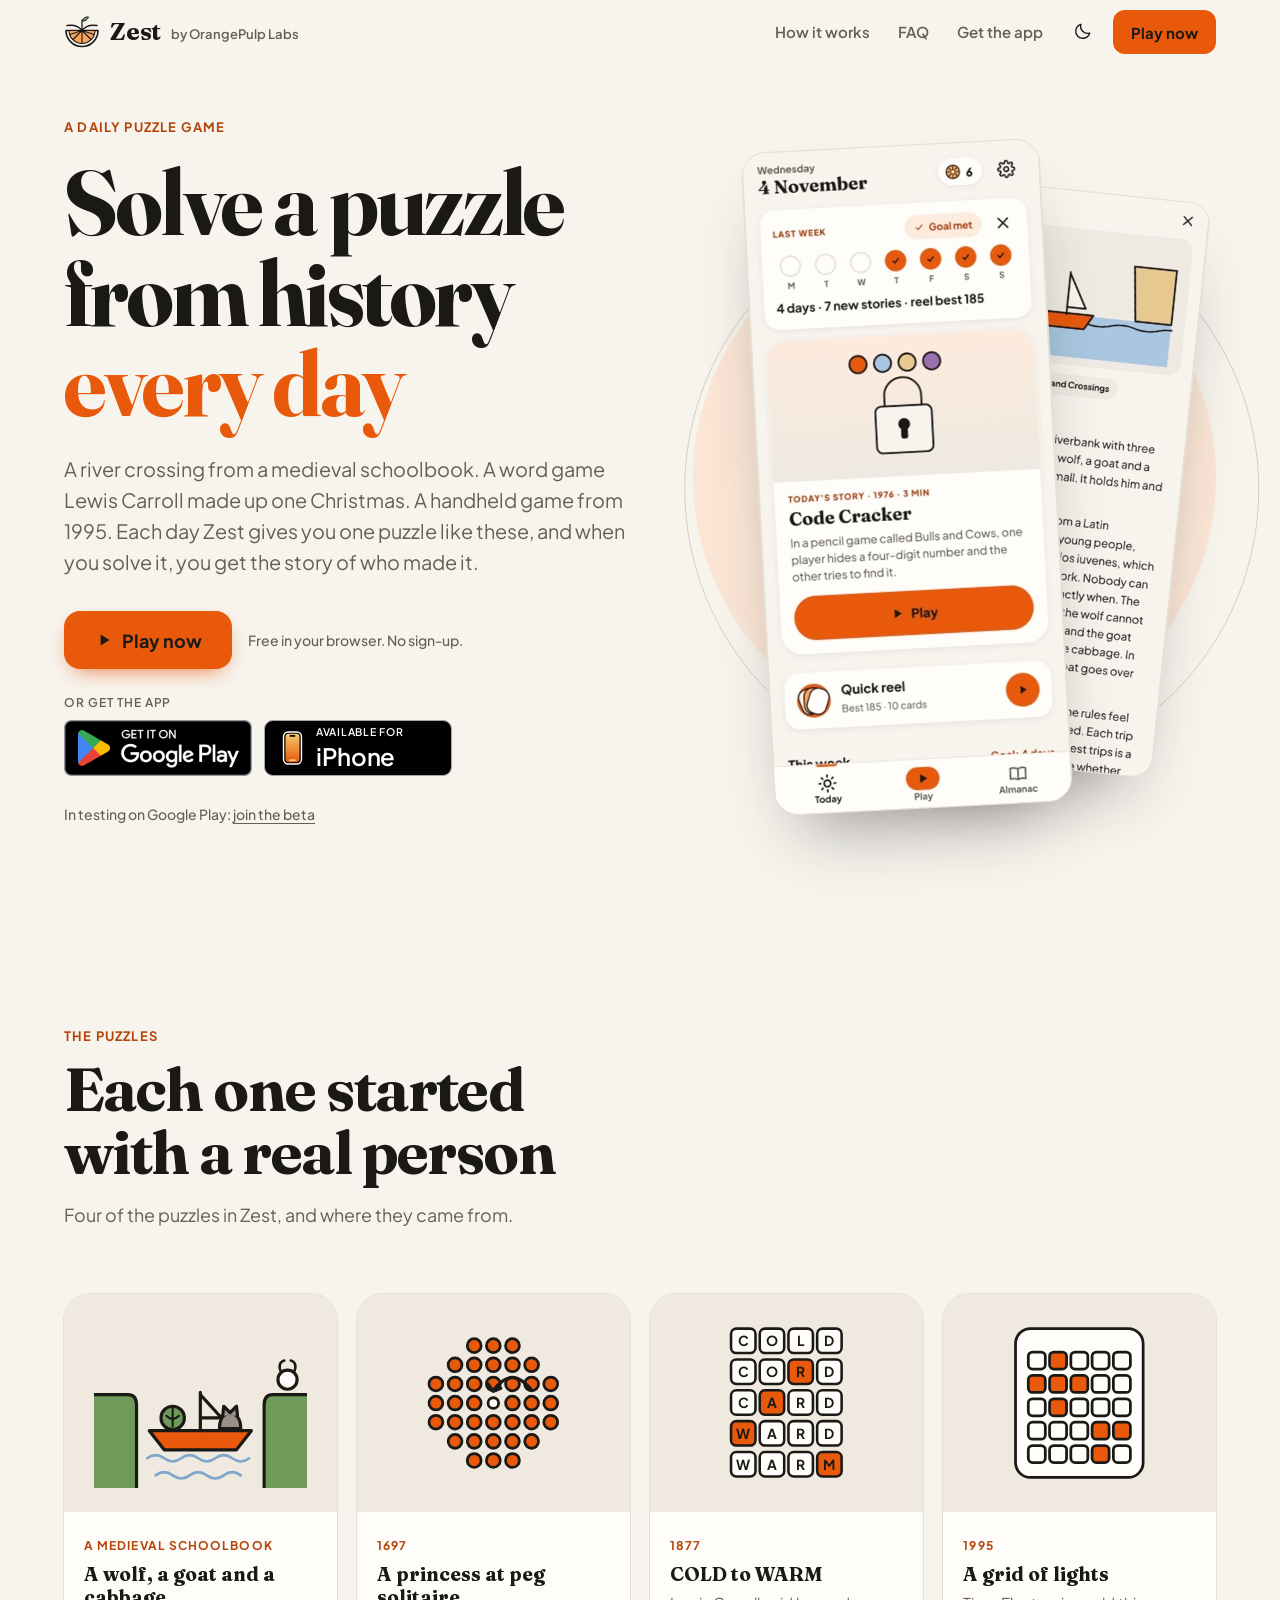
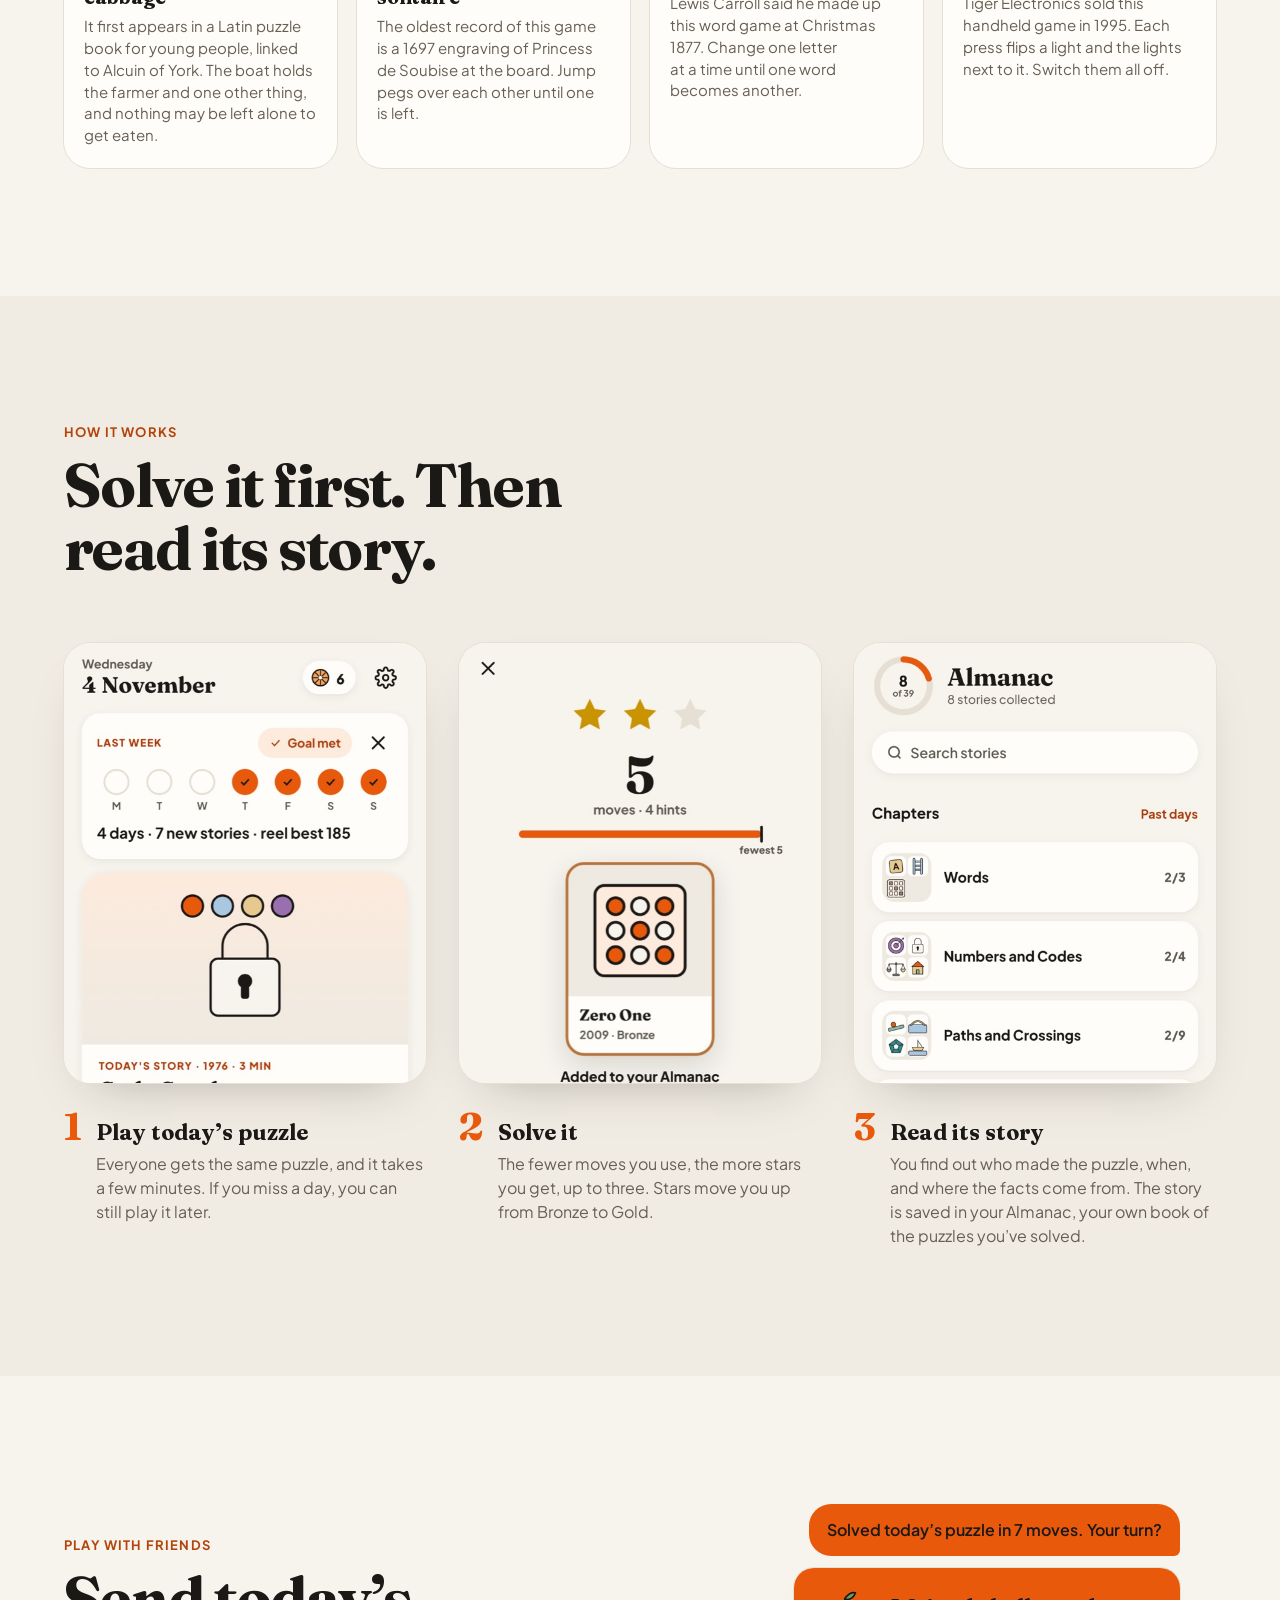
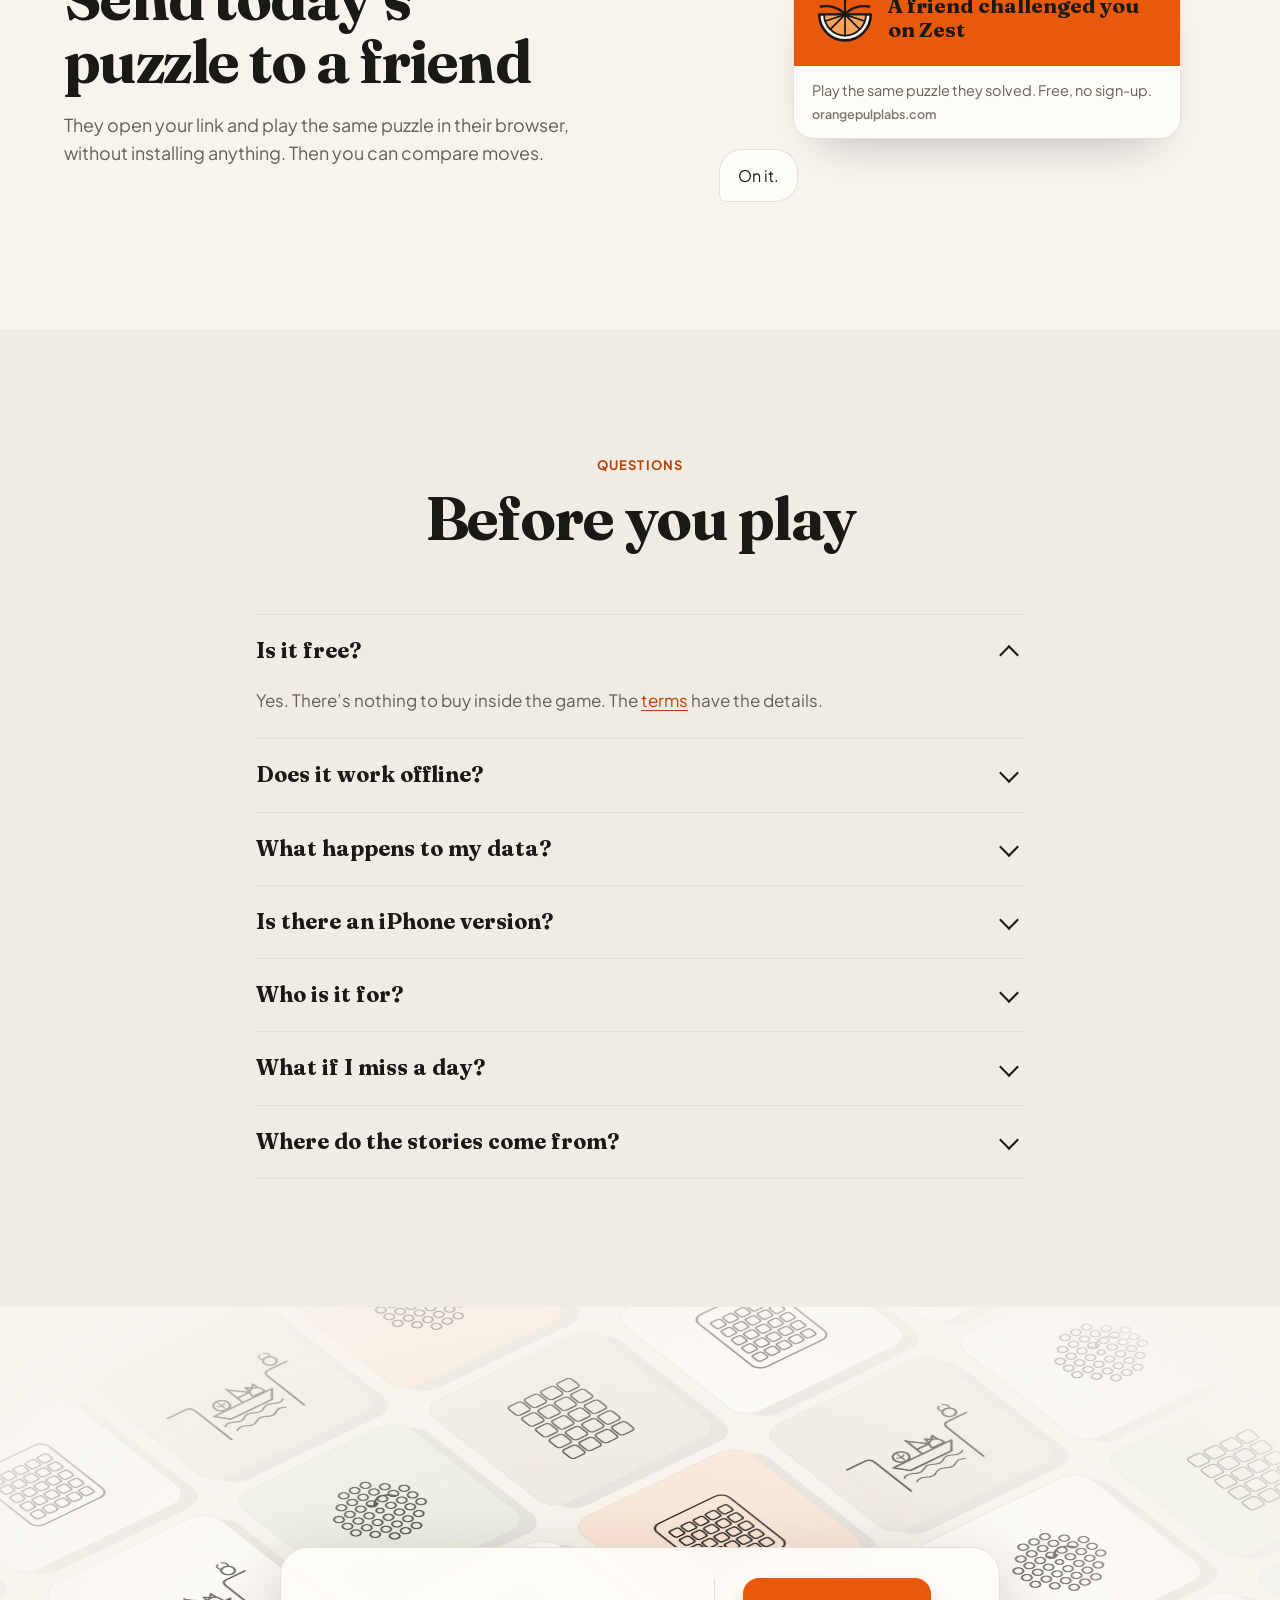
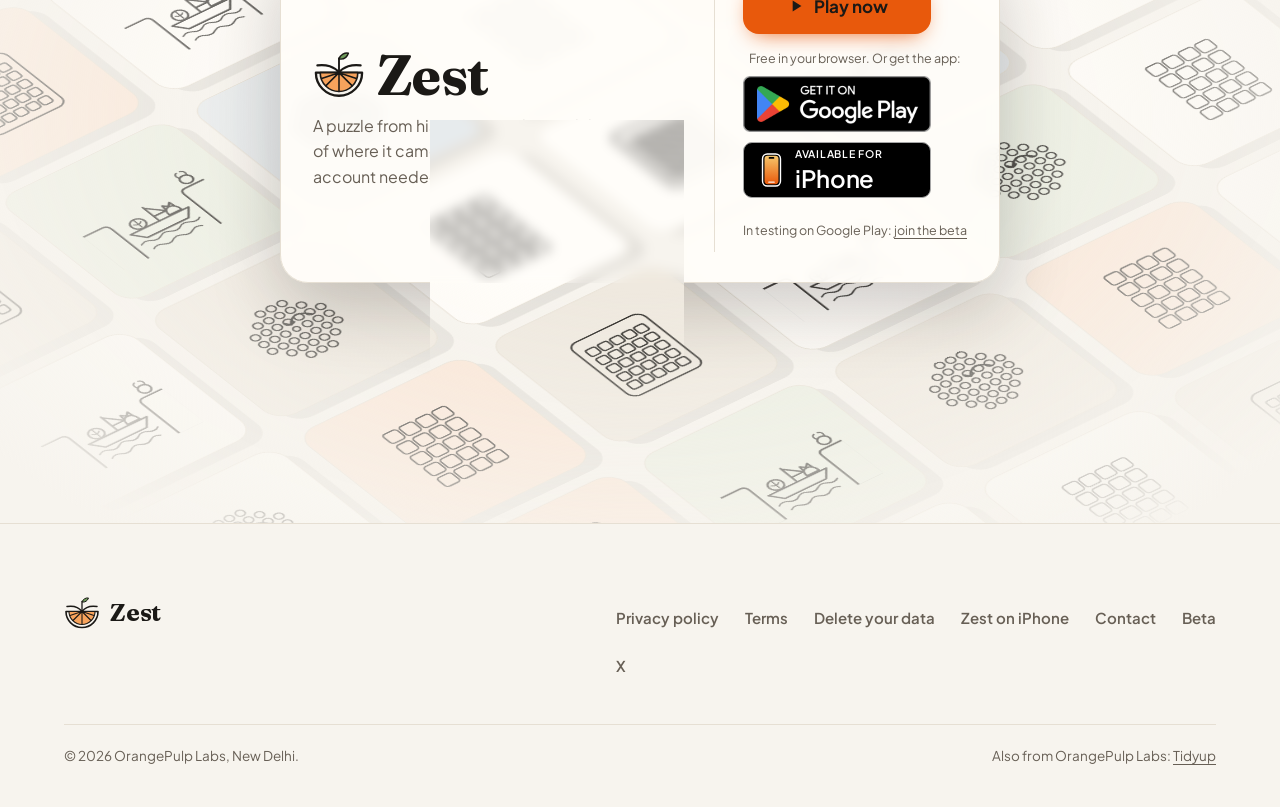
<file: zest/index.html>
<!doctype html>
<html lang="en"><head><meta charset="utf-8"><meta name="viewport" content="width=device-width, initial-scale=1">
<meta http-equiv="Content-Security-Policy" content="default-src 'self'; script-src 'self' 'sha256-17K+ca2HliALn6QeE/yxdGyqIvc7VJhbIALXDg/DHvE=' 'sha256-1xC8x+V7iT5g/WIepPDwEeyD2JltZHSScT3HpR1rFqI=' 'sha256-2jWQ1fPm1wnm7YPznyFtfRL9yvt5GyXLjAqdFqYjXyM=' 'sha256-QTKUewccu4vymS6kCMDNSDtay0EPB0g5P4r34XDZfdQ=' 'sha256-Vh+UP30lNJvGBYWdzZxAUK+y81493YvVL1dWbyquZeo=' 'sha256-pTbb8JbGk4zLvIL3lybxG49K9FkMTjkUg5TY1fs7nts='; style-src 'self' 'unsafe-inline'; img-src 'self' data:; font-src 'self'; connect-src 'self'; object-src 'none'; base-uri 'none'; form-action 'none'"><title>Zest: Story &amp; Logic Puzzles | A puzzle from history, every day.</title><meta name="description" content="A puzzle from history every day, and the true story of where it came from. Free logic puzzles for Android, iPhone and the web. Works offline, no account needed."><meta name="color-scheme" content="light dark">
<meta property="og:title" content="Zest: Story &amp; Logic Puzzles | A puzzle from history, every day."><meta property="og:description" content="A puzzle from history every day, and the true story of where it came from. Free logic puzzles for Android, iPhone and the web. Works offline, no account needed."><meta property="og:type" content="website"><meta property="og:site_name" content="Zest by OrangePulp Labs"><meta property="og:url" content="https://orangepulplabs.com/">
<meta property="og:image" content="https://orangepulplabs.com/og-zest.jpg"><meta property="og:image:alt" content="Zest. A puzzle from history, every day."><meta property="og:image:width" content="1200"><meta property="og:image:height" content="630"><meta name="twitter:card" content="summary_large_image">
<link rel="canonical" href="https://orangepulplabs.com/"><link rel="icon" href="../favicon.svg" type="image/svg+xml"><link rel="apple-touch-icon" href="../apple-touch-icon.png">
<link rel="preload" href="../fonts/plus-jakarta.woff2" as="font" type="font/woff2" crossorigin><link rel="preload" href="../fonts/fraunces-latin.woff2" as="font" type="font/woff2" crossorigin>
<script>try{var t=localStorage.getItem('theme');if(t)document.documentElement.setAttribute('data-theme',t)}catch(e){}</script><script>(function(){var u=navigator.userAgent||'',q=location.search,c=/[?&]as=ios\b/.test(q)||/iPhone|iPad|iPod/.test(u)||(navigator.platform==='MacIntel'&&navigator.maxTouchPoints>1)?'ios':/[?&]as=android\b/.test(q)||/Android/.test(u)?'android':'desk';document.documentElement.classList.add('zos-'+c)})()</script><link rel="stylesheet" href="../style.css?v=b7b6ccda"><script type="application/ld+json">{"@context":"https://schema.org","@type":"MobileApplication","name":"Zest: Story & Logic Puzzles","operatingSystem":"Android","applicationCategory":"GameApplication","url":"https://play.google.com/store/apps/details?id=com.orangepulplabs.zest","description":"A puzzle from history every day, and the true story of where it came from.","image":"https://orangepulplabs.com/og-zest.jpg","offers":{"@type":"Offer","price":"0","priceCurrency":"USD"},"publisher":{"@type":"Organization","name":"OrangePulp Labs"}}</script></head><body>
<a class="skip" href="#main">Skip to content</a>
<header class="site-head"><div class="zw hbar"><a class="brand" href="../" aria-label="Zest, home"><svg class="zm" xmlns="http://www.w3.org/2000/svg" viewBox="18 20 72 66" aria-hidden="true"><path d="M22 50h64a32 32 0 0 1-64 0z" fill="#F7F4EE" stroke="#1B1916" stroke-width="3.2" stroke-linejoin="round"/>
  <path d="M28 50h52a26 26 0 0 1-52 0z" fill="#F7A35C" stroke="#1B1916" stroke-width="2.2" stroke-linejoin="round"/>
  <g stroke="#1B1916" stroke-width="2.2" stroke-linecap="round"><path d="M54 50v26M54 50L36 68M54 50l18 18M54 50L30 58M54 50l24 8"/></g>
  <path d="M54 50c-6-8-18-12-30-10M54 50c6-8 18-12 30-10" fill="none" stroke="#1B1916" stroke-width="3" stroke-linecap="round"/>
  <path d="M54 50V30" stroke="#1B1916" stroke-width="2.6" stroke-linecap="round"/>
  <path d="M54 31c2-6 8-9 13-8-2 6-7 9-13 8z" fill="#6E9B5A" stroke="#1B1916" stroke-width="2" stroke-linejoin="round"/></svg><span>Zest</span><small>by OrangePulp Labs</small></a><nav aria-label="Main"><a class="hl" href="../#how">How it works</a><a class="hl" href="../#faq">FAQ</a><a class="hl" href="../install/">Get the app</a><button class="theme" id="theme" type="button" aria-label="Switch between light and dark"><span class="l"><svg viewBox="0 0 24 24" width="20" height="20" fill="none" stroke="currentColor" stroke-width="1.7" stroke-linecap="round" stroke-linejoin="round" aria-hidden="true"><path d="M20 14.5A8.5 8.5 0 019.5 4a8.5 8.5 0 1010.5 10.5z"/></svg></span><span class="d"><svg viewBox="0 0 24 24" width="20" height="20" fill="none" stroke="currentColor" stroke-width="1.7" stroke-linecap="round" stroke-linejoin="round" aria-hidden="true"><circle cx="12" cy="12" r="4"/><path d="M12 2v2M12 20v2M2 12h2M20 12h2M4.9 4.9l1.4 1.4M17.7 17.7l1.4 1.4M4.9 19.1l1.4-1.4M17.7 6.3l1.4-1.4"/></svg></span></button><a class="btn primary hget" href="../zest/app/?play">Play now</a></nav></div></header>

<main id="main">
<section class="zhero"><div class="zw">
  <div>
    <p class="kicker">A daily puzzle game</p>
    <h1>Solve a puzzle from history <em>every day</em></h1>
    <p class="zlede">A river crossing from a medieval schoolbook. A word game Lewis Carroll made up one Christmas. A handheld game from 1995. Each day Zest gives you one puzzle like these, and when you solve it, you get the story of who made it.</p>
    <div class="cta"><a class="btn primary playnow" href="../zest/app/?play"><svg viewBox="0 0 24 24" aria-hidden="true"><path d="M8 5.5v13l10.5-6.5z" fill="currentColor"/></svg>Play now</a><span class="ctanote">Free in your browser. No sign-up.</span></div><p class="also">Or get the app</p><div class="dl dl2"><a class="badge os-a" href="https://play.google.com/store/apps/details?id=com.orangepulplabs.zest" rel="noopener"><img src="../img/badges/google-play.png" alt="Get it on Google Play" width="188" height="56"></a><a class="badge ibadge os-i" href="../zest/iphone/" role="button" data-iguide aria-haspopup="dialog"><svg viewBox="0 0 22 36" aria-hidden="true"><defs><linearGradient id="ibsun3" x1="0" y1="0" x2="0" y2="1"><stop offset="0" stop-color="#F7C76B"/><stop offset="1" stop-color="#E8590C"/></linearGradient></defs><rect x="1.5" y="1" width="19" height="34" rx="5" fill="#000" stroke="#fff" stroke-width="1.5"/><rect x="3.6" y="3" width="14.8" height="30" rx="3.3" fill="url(#ibsun3)"/><rect x="8" y="4.3" width="6" height="1.9" rx=".95" fill="#000"/><rect x="7.5" y="30.2" width="7" height="1.3" rx=".65" fill="#fff" opacity=".9"/></svg><span><small>Available for</small><b>iPhone</b></span></a><p class="dlnote os-a">In testing on Google Play: <a href="../beta/">join the beta</a></p></div><p class="mline os-a"><a href="https://play.google.com/store/apps/details?id=com.orangepulplabs.zest" rel="noopener">Or get it on Google Play</a></p><p class="mline os-i"><a href="../zest/iphone/" data-iguide>Add Zest to your Home Screen</a></p><a class="zstory" href="../zest/app/?play"><div class="art" aria-hidden="true"><svg viewBox="0 0 200 160" role="img" aria-label="A five by five grid of lights, some on and some off" fill="none" stroke="currentColor" stroke-width="2.6" stroke-linejoin="round"><rect class="p" x="40" y="10" width="120" height="140" rx="14"/><rect class="p" x="52" y="32" width="16" height="16" rx="4"/><rect class="o" x="72" y="32" width="16" height="16" rx="4"/><rect class="p" x="92" y="32" width="16" height="16" rx="4"/><rect class="p" x="112" y="32" width="16" height="16" rx="4"/><rect class="p" x="132" y="32" width="16" height="16" rx="4"/><rect class="o" x="52" y="54" width="16" height="16" rx="4"/><rect class="o" x="72" y="54" width="16" height="16" rx="4"/><rect class="o" x="92" y="54" width="16" height="16" rx="4"/><rect class="p" x="112" y="54" width="16" height="16" rx="4"/><rect class="p" x="132" y="54" width="16" height="16" rx="4"/><rect class="p" x="52" y="76" width="16" height="16" rx="4"/><rect class="o" x="72" y="76" width="16" height="16" rx="4"/><rect class="p" x="92" y="76" width="16" height="16" rx="4"/><rect class="p" x="112" y="76" width="16" height="16" rx="4"/><rect class="p" x="132" y="76" width="16" height="16" rx="4"/><rect class="p" x="52" y="98" width="16" height="16" rx="4"/><rect class="p" x="72" y="98" width="16" height="16" rx="4"/><rect class="p" x="92" y="98" width="16" height="16" rx="4"/><rect class="o" x="112" y="98" width="16" height="16" rx="4"/><rect class="o" x="132" y="98" width="16" height="16" rx="4"/><rect class="p" x="52" y="120" width="16" height="16" rx="4"/><rect class="p" x="72" y="120" width="16" height="16" rx="4"/><rect class="p" x="92" y="120" width="16" height="16" rx="4"/><rect class="o" x="112" y="120" width="16" height="16" rx="4"/><rect class="p" x="132" y="120" width="16" height="16" rx="4"/></svg></div><div class="body"><span class="meta">Your first puzzle &middot; 1995</span><h3>A grid of lights</h3><p>Tiger Electronics sold this handheld game in 1995. Each press flips a light and the lights next to it. Switch them all off.</p><span class="go"><svg viewBox="0 0 24 24" aria-hidden="true"><path d="M8 5.5v13l10.5-6.5z" fill="currentColor"/></svg>Play it now</span></div></a>
  </div>
  <div class="zphones" aria-hidden="true"><div class="zsun"></div>
    <img class="zphone back" src="../img/zest/05-story.jpg" srcset="../img/zest/05-story-330.jpg 330w, ../img/zest/05-story.jpg 600w" sizes="(max-width: 900px) 42vw, 300px" width="600" height="1337" alt="" decoding="async">
    <img class="zphone front" src="../img/zest/01-today.jpg" srcset="../img/zest/01-today-330.jpg 330w, ../img/zest/01-today.jpg 600w" sizes="(max-width: 900px) 42vw, 300px" width="600" height="1337" alt="" fetchpriority="high" decoding="async">
  </div>
</div></section>

<section class="zsec" id="stories"><div class="zw">
  <div class="zhead rv"><p class="eyebrow">The puzzles</p><h2>Each one started with a real person</h2><p>Four of the puzzles in Zest, and where they came from.</p></div>
  <div class="zart"><figure class="ztile rv"><div class="art"><svg viewBox="0 0 200 160" role="img" aria-label="A boat crossing a river with a wolf and a cabbage, a goat waiting on the far bank" fill="none" stroke="currentColor" stroke-width="3" stroke-linejoin="round" stroke-linecap="round">
<path class="g" d="M-2 72h34c6 0 8 4 8 10v80H-2z"/><path class="g" d="M202 72h-34c-6 0-8 4-8 10v80h42z"/>
<path class="bs" d="M50 132q8-6 16 0t16 0 16 0 16 0 16 0 16 0M58 148q8-6 16 0t16 0 16 0 16 0 16 0" stroke-width="2.4"/>
<path class="o" d="M52 106h96l-14 18H66z"/><path d="M100 106V70M100 72l20 22h-20"/>
<circle class="g" cx="74" cy="94" r="11"/><path d="M68 92c4 4 8 4 12 0M74 84v18" stroke-width="2"/>
<path class="w" d="M118 104c0-9 4-14 10-14s10 5 10 14z"/><path class="w" d="M121 92l1-9 6 6 6-6 1 9"/>
<circle class="p" cx="182" cy="58" r="9"/><path d="M176 51c-3-6-1-10 3-11M188 51c3-6 1-10-3-11" stroke-width="2.4"/></svg></div><figcaption><span class="yr">A medieval schoolbook</span><h3>A wolf, a goat and a cabbage</h3><p>It first appears in a Latin puzzle book for young people, linked to Alcuin of York. The boat holds the farmer and one other thing, and nothing may be left alone to get eaten.</p></figcaption></figure><figure class="ztile rv"><div class="art"><svg viewBox="0 0 200 160" role="img" aria-label="A peg solitaire board: one peg jumps over another into an empty hole" fill="none" stroke="currentColor" stroke-width="2.6" stroke-linejoin="round" stroke-linecap="round"><circle class="o" cx="82" cy="26" r="6.5"/><circle class="o" cx="100" cy="26" r="6.5"/><circle class="o" cx="118" cy="26" r="6.5"/><circle class="o" cx="64" cy="44" r="6.5"/><circle class="o" cx="82" cy="44" r="6.5"/><circle class="o" cx="100" cy="44" r="6.5"/><circle class="o" cx="118" cy="44" r="6.5"/><circle class="o" cx="136" cy="44" r="6.5"/><circle class="o" cx="46" cy="62" r="6.5"/><circle class="o" cx="64" cy="62" r="6.5"/><circle class="o" cx="82" cy="62" r="6.5"/><circle class="o" cx="100" cy="62" r="6.5"/><circle class="o" cx="118" cy="62" r="6.5"/><circle class="o" cx="136" cy="62" r="6.5"/><circle class="o" cx="154" cy="62" r="6.5"/><circle class="o" cx="46" cy="80" r="6.5"/><circle class="o" cx="64" cy="80" r="6.5"/><circle class="o" cx="82" cy="80" r="6.5"/><circle class="p" cx="100" cy="80" r="5"/><circle class="o" cx="118" cy="80" r="6.5"/><circle class="o" cx="136" cy="80" r="6.5"/><circle class="o" cx="154" cy="80" r="6.5"/><circle class="o" cx="46" cy="98" r="6.5"/><circle class="o" cx="64" cy="98" r="6.5"/><circle class="o" cx="82" cy="98" r="6.5"/><circle class="o" cx="100" cy="98" r="6.5"/><circle class="o" cx="118" cy="98" r="6.5"/><circle class="o" cx="136" cy="98" r="6.5"/><circle class="o" cx="154" cy="98" r="6.5"/><circle class="o" cx="64" cy="116" r="6.5"/><circle class="o" cx="82" cy="116" r="6.5"/><circle class="o" cx="100" cy="116" r="6.5"/><circle class="o" cx="118" cy="116" r="6.5"/><circle class="o" cx="136" cy="116" r="6.5"/><circle class="o" cx="82" cy="134" r="6.5"/><circle class="o" cx="100" cy="134" r="6.5"/><circle class="o" cx="118" cy="134" r="6.5"/><path d="M136 68q-18-24-36 0" stroke-width="3"/><path d="M95 62l5 7 7-3" stroke-width="3"/></svg></div><figcaption><span class="yr">1697</span><h3>A princess at peg solitaire</h3><p>The oldest record of this game is a 1697 engraving of Princess de Soubise at the board. Jump pegs over each other until one is left.</p></figcaption></figure><figure class="ztile rv"><div class="art"><svg viewBox="0 0 200 160" role="img" aria-label="COLD, CORD, CARD, WARD, WARM: one letter changes each step" fill="none" stroke="currentColor" stroke-width="2.4" stroke-linejoin="round"><rect class="p" x="48" y="10" width="23" height="23" rx="5"/><text x="59.5" y="26.5" text-anchor="middle" stroke="none">C</text><rect class="p" x="75" y="10" width="23" height="23" rx="5"/><text x="86.5" y="26.5" text-anchor="middle" stroke="none">O</text><rect class="p" x="102" y="10" width="23" height="23" rx="5"/><text x="113.5" y="26.5" text-anchor="middle" stroke="none">L</text><rect class="p" x="129" y="10" width="23" height="23" rx="5"/><text x="140.5" y="26.5" text-anchor="middle" stroke="none">D</text><rect class="p" x="48" y="39" width="23" height="23" rx="5"/><text x="59.5" y="55.5" text-anchor="middle" stroke="none">C</text><rect class="p" x="75" y="39" width="23" height="23" rx="5"/><text x="86.5" y="55.5" text-anchor="middle" stroke="none">O</text><rect class="o" x="102" y="39" width="23" height="23" rx="5"/><text class="k" x="113.5" y="55.5" text-anchor="middle" stroke="none">R</text><rect class="p" x="129" y="39" width="23" height="23" rx="5"/><text x="140.5" y="55.5" text-anchor="middle" stroke="none">D</text><rect class="p" x="48" y="68" width="23" height="23" rx="5"/><text x="59.5" y="84.5" text-anchor="middle" stroke="none">C</text><rect class="o" x="75" y="68" width="23" height="23" rx="5"/><text class="k" x="86.5" y="84.5" text-anchor="middle" stroke="none">A</text><rect class="p" x="102" y="68" width="23" height="23" rx="5"/><text x="113.5" y="84.5" text-anchor="middle" stroke="none">R</text><rect class="p" x="129" y="68" width="23" height="23" rx="5"/><text x="140.5" y="84.5" text-anchor="middle" stroke="none">D</text><rect class="o" x="48" y="97" width="23" height="23" rx="5"/><text class="k" x="59.5" y="113.5" text-anchor="middle" stroke="none">W</text><rect class="p" x="75" y="97" width="23" height="23" rx="5"/><text x="86.5" y="113.5" text-anchor="middle" stroke="none">A</text><rect class="p" x="102" y="97" width="23" height="23" rx="5"/><text x="113.5" y="113.5" text-anchor="middle" stroke="none">R</text><rect class="p" x="129" y="97" width="23" height="23" rx="5"/><text x="140.5" y="113.5" text-anchor="middle" stroke="none">D</text><rect class="p" x="48" y="126" width="23" height="23" rx="5"/><text x="59.5" y="142.5" text-anchor="middle" stroke="none">W</text><rect class="p" x="75" y="126" width="23" height="23" rx="5"/><text x="86.5" y="142.5" text-anchor="middle" stroke="none">A</text><rect class="p" x="102" y="126" width="23" height="23" rx="5"/><text x="113.5" y="142.5" text-anchor="middle" stroke="none">R</text><rect class="o" x="129" y="126" width="23" height="23" rx="5"/><text class="k" x="140.5" y="142.5" text-anchor="middle" stroke="none">M</text></svg></div><figcaption><span class="yr">1877</span><h3>COLD to WARM</h3><p>Lewis Carroll said he made up this word game at Christmas 1877. Change one letter at a time until one word becomes another.</p></figcaption></figure><figure class="ztile rv"><div class="art"><svg viewBox="0 0 200 160" role="img" aria-label="A five by five grid of lights, some on and some off" fill="none" stroke="currentColor" stroke-width="2.6" stroke-linejoin="round"><rect class="p" x="40" y="10" width="120" height="140" rx="14"/><rect class="p" x="52" y="32" width="16" height="16" rx="4"/><rect class="o" x="72" y="32" width="16" height="16" rx="4"/><rect class="p" x="92" y="32" width="16" height="16" rx="4"/><rect class="p" x="112" y="32" width="16" height="16" rx="4"/><rect class="p" x="132" y="32" width="16" height="16" rx="4"/><rect class="o" x="52" y="54" width="16" height="16" rx="4"/><rect class="o" x="72" y="54" width="16" height="16" rx="4"/><rect class="o" x="92" y="54" width="16" height="16" rx="4"/><rect class="p" x="112" y="54" width="16" height="16" rx="4"/><rect class="p" x="132" y="54" width="16" height="16" rx="4"/><rect class="p" x="52" y="76" width="16" height="16" rx="4"/><rect class="o" x="72" y="76" width="16" height="16" rx="4"/><rect class="p" x="92" y="76" width="16" height="16" rx="4"/><rect class="p" x="112" y="76" width="16" height="16" rx="4"/><rect class="p" x="132" y="76" width="16" height="16" rx="4"/><rect class="p" x="52" y="98" width="16" height="16" rx="4"/><rect class="p" x="72" y="98" width="16" height="16" rx="4"/><rect class="p" x="92" y="98" width="16" height="16" rx="4"/><rect class="o" x="112" y="98" width="16" height="16" rx="4"/><rect class="o" x="132" y="98" width="16" height="16" rx="4"/><rect class="p" x="52" y="120" width="16" height="16" rx="4"/><rect class="p" x="72" y="120" width="16" height="16" rx="4"/><rect class="p" x="92" y="120" width="16" height="16" rx="4"/><rect class="o" x="112" y="120" width="16" height="16" rx="4"/><rect class="p" x="132" y="120" width="16" height="16" rx="4"/></svg></div><figcaption><span class="yr">1995</span><h3>A grid of lights</h3><p>Tiger Electronics sold this handheld game in 1995. Each press flips a light and the lights next to it. Switch them all off.</p></figcaption></figure></div>
</div></section>
<section class="zsec zband" id="how"><div class="zw">
  <div class="zhead rv"><p class="eyebrow">How it works</p><h2>Solve it first. Then read its story.</h2></div>
  <ol class="msteps"><li><span class="n">1</span><div><b>Play today&rsquo;s puzzle</b><small>Everyone gets the same one.</small></div></li><li><span class="n">2</span><div><b>Solve it</b><small>Fewer moves earn more stars.</small></div></li><li><span class="n">3</span><div><b>Read its story</b><small>Who made it, when, and how we know.</small></div></li></ol><ol class="zsteps">
    <li class="zstep rv"><figure><img src="../img/zest/how-1.jpg" width="600" height="730" alt="Zest's Today screen: today's story card with a Play button" loading="lazy" decoding="async"></figure>
      <div class="t"><span class="n">1</span><div><h3>Play today&rsquo;s puzzle</h3><p>Everyone gets the same puzzle, and it takes a few minutes. If you miss a day, you can still play it later.</p></div></div></li>
    <li class="zstep rv"><figure><img src="../img/zest/how-2.jpg" width="600" height="730" alt="A solved puzzle: two stars, 5 moves, and the Zero One card added to the Almanac" loading="lazy" decoding="async"></figure>
      <div class="t"><span class="n">2</span><div><h3>Solve it</h3><p>The fewer moves you use, the more stars you get, up to three. Stars move you up from Bronze to Gold.</p></div></div></li>
    <li class="zstep rv"><figure><img src="../img/zest/how-3.jpg" width="600" height="730" alt="The Almanac: collected stories, grouped in themed chapters" loading="lazy" decoding="async"></figure>
      <div class="t"><span class="n">3</span><div><h3>Read its story</h3><p>You find out who made the puzzle, when, and where the facts come from. The story is saved in your Almanac, your own book of the puzzles you&rsquo;ve solved.</p></div></div></li>
  </ol>
</div></section>


<section class="zsec" id="friends"><div class="zw zsplit">
  <div class="zhead rv"><p class="eyebrow">Play with friends</p><h2>Send today&rsquo;s puzzle to a friend</h2><p>They open your link and play the same puzzle in their browser, without installing anything. Then you can compare moves.</p></div>
  <div class="zchat rv" aria-hidden="true">
    <div class="bub me">Solved today&rsquo;s puzzle in 7 moves. Your turn?</div>
    <div class="lcard"><div class="top"><svg class="lm" xmlns="http://www.w3.org/2000/svg" viewBox="18 20 72 66" aria-hidden="true"><path d="M22 50h64a32 32 0 0 1-64 0z" fill="#F7F4EE" stroke="#1B1916" stroke-width="3.2" stroke-linejoin="round"/>
  <path d="M28 50h52a26 26 0 0 1-52 0z" fill="#F7A35C" stroke="#1B1916" stroke-width="2.2" stroke-linejoin="round"/>
  <g stroke="#1B1916" stroke-width="2.2" stroke-linecap="round"><path d="M54 50v26M54 50L36 68M54 50l18 18M54 50L30 58M54 50l24 8"/></g>
  <path d="M54 50c-6-8-18-12-30-10M54 50c6-8 18-12 30-10" fill="none" stroke="#1B1916" stroke-width="3" stroke-linecap="round"/>
  <path d="M54 50V30" stroke="#1B1916" stroke-width="2.6" stroke-linecap="round"/>
  <path d="M54 31c2-6 8-9 13-8-2 6-7 9-13 8z" fill="#6E9B5A" stroke="#1B1916" stroke-width="2" stroke-linejoin="round"/></svg><b>A friend challenged you on Zest</b></div><div class="bot"><p>Play the same puzzle they solved. Free, no sign-up.</p><small>orangepulplabs.com</small></div></div>
    <div class="bub">On it.</div>
  </div>
</div></section>


<section class="zsec zband" id="faq"><div class="zw">
  <div class="zhead c rv"><p class="eyebrow">Questions</p><h2>Before you play</h2></div>
  <div class="zfaq">
    <details open><summary>Is it free?</summary><p>Yes. There&rsquo;s nothing to buy inside the game. The <a href="../zest/terms/">terms</a> have the details.</p></details>
    <details><summary>Does it work offline?</summary><p>Yes. The puzzles and stories are saved on your phone, so Zest works without a connection, on Android and on an iPhone Home Screen.</p></details>
    <details><summary>What happens to my data?</summary><p>Your progress is saved on your phone, not in an account. The <a href="../zest/privacy/">privacy policy</a> lists exactly what we collect, and you can <a href="../zest/delete/">delete your data</a> at any time.</p></details>
    <details><summary>Is there an iPhone version?</summary><p>Yes. Open <a href="../zest/iphone/">orangepulplabs.com/zest/iphone</a> on your iPhone and add Zest to your Home Screen. It&rsquo;s free, opens full screen and works offline.</p></details>
    <details><summary>Who is it for?</summary><p>Anyone 13 or older who likes a puzzle and wants to know where it came from.</p></details>
    <details><summary>What if I miss a day?</summary><p>Nothing is lost. You can go back and play the puzzles you missed. You can also set a weekly goal of 3, 4, 5 or 7 days, so you don&rsquo;t have to play every day.</p></details>
    <details><summary>Where do the stories come from?</summary><p>From books, magazines, patents and old puzzle collections. Every story lists its sources. If you spot a mistake, tap Report a mistake in the app or <a href="../contact/">contact us</a>, and we&rsquo;ll check it.</p></details>
  </div>
</div></section>

<section class="iget" id="get"><svg width="0" height="0" style="position:absolute" aria-hidden="true"><symbol id="zt0" viewBox="0 0 200 160"><g fill="none" stroke="currentColor" stroke-width="3" stroke-linejoin="round" stroke-linecap="round">
<path class="g" d="M-2 72h34c6 0 8 4 8 10v80H-2z"/><path class="g" d="M202 72h-34c-6 0-8 4-8 10v80h42z"/>
<path class="bs" d="M50 132q8-6 16 0t16 0 16 0 16 0 16 0 16 0M58 148q8-6 16 0t16 0 16 0 16 0 16 0" stroke-width="2.4"/>
<path class="o" d="M52 106h96l-14 18H66z"/><path d="M100 106V70M100 72l20 22h-20"/>
<circle class="g" cx="74" cy="94" r="11"/><path d="M68 92c4 4 8 4 12 0M74 84v18" stroke-width="2"/>
<path class="w" d="M118 104c0-9 4-14 10-14s10 5 10 14z"/><path class="w" d="M121 92l1-9 6 6 6-6 1 9"/>
<circle class="p" cx="182" cy="58" r="9"/><path d="M176 51c-3-6-1-10 3-11M188 51c3-6 1-10-3-11" stroke-width="2.4"/></g></symbol><symbol id="zt1" viewBox="0 0 200 160"><g fill="none" stroke="currentColor" stroke-width="2.6" stroke-linejoin="round" stroke-linecap="round"><circle class="o" cx="82" cy="26" r="6.5"/><circle class="o" cx="100" cy="26" r="6.5"/><circle class="o" cx="118" cy="26" r="6.5"/><circle class="o" cx="64" cy="44" r="6.5"/><circle class="o" cx="82" cy="44" r="6.5"/><circle class="o" cx="100" cy="44" r="6.5"/><circle class="o" cx="118" cy="44" r="6.5"/><circle class="o" cx="136" cy="44" r="6.5"/><circle class="o" cx="46" cy="62" r="6.5"/><circle class="o" cx="64" cy="62" r="6.5"/><circle class="o" cx="82" cy="62" r="6.5"/><circle class="o" cx="100" cy="62" r="6.5"/><circle class="o" cx="118" cy="62" r="6.5"/><circle class="o" cx="136" cy="62" r="6.5"/><circle class="o" cx="154" cy="62" r="6.5"/><circle class="o" cx="46" cy="80" r="6.5"/><circle class="o" cx="64" cy="80" r="6.5"/><circle class="o" cx="82" cy="80" r="6.5"/><circle class="p" cx="100" cy="80" r="5"/><circle class="o" cx="118" cy="80" r="6.5"/><circle class="o" cx="136" cy="80" r="6.5"/><circle class="o" cx="154" cy="80" r="6.5"/><circle class="o" cx="46" cy="98" r="6.5"/><circle class="o" cx="64" cy="98" r="6.5"/><circle class="o" cx="82" cy="98" r="6.5"/><circle class="o" cx="100" cy="98" r="6.5"/><circle class="o" cx="118" cy="98" r="6.5"/><circle class="o" cx="136" cy="98" r="6.5"/><circle class="o" cx="154" cy="98" r="6.5"/><circle class="o" cx="64" cy="116" r="6.5"/><circle class="o" cx="82" cy="116" r="6.5"/><circle class="o" cx="100" cy="116" r="6.5"/><circle class="o" cx="118" cy="116" r="6.5"/><circle class="o" cx="136" cy="116" r="6.5"/><circle class="o" cx="82" cy="134" r="6.5"/><circle class="o" cx="100" cy="134" r="6.5"/><circle class="o" cx="118" cy="134" r="6.5"/><path d="M136 68q-18-24-36 0" stroke-width="3"/><path d="M95 62l5 7 7-3" stroke-width="3"/></g></symbol><symbol id="zt2" viewBox="0 0 200 160"><g fill="none" stroke="currentColor" stroke-width="2.4" stroke-linejoin="round"><rect class="p" x="48" y="10" width="23" height="23" rx="5"/><text x="59.5" y="26.5" text-anchor="middle" stroke="none">C</text><rect class="p" x="75" y="10" width="23" height="23" rx="5"/><text x="86.5" y="26.5" text-anchor="middle" stroke="none">O</text><rect class="p" x="102" y="10" width="23" height="23" rx="5"/><text x="113.5" y="26.5" text-anchor="middle" stroke="none">L</text><rect class="p" x="129" y="10" width="23" height="23" rx="5"/><text x="140.5" y="26.5" text-anchor="middle" stroke="none">D</text><rect class="p" x="48" y="39" width="23" height="23" rx="5"/><text x="59.5" y="55.5" text-anchor="middle" stroke="none">C</text><rect class="p" x="75" y="39" width="23" height="23" rx="5"/><text x="86.5" y="55.5" text-anchor="middle" stroke="none">O</text><rect class="o" x="102" y="39" width="23" height="23" rx="5"/><text class="k" x="113.5" y="55.5" text-anchor="middle" stroke="none">R</text><rect class="p" x="129" y="39" width="23" height="23" rx="5"/><text x="140.5" y="55.5" text-anchor="middle" stroke="none">D</text><rect class="p" x="48" y="68" width="23" height="23" rx="5"/><text x="59.5" y="84.5" text-anchor="middle" stroke="none">C</text><rect class="o" x="75" y="68" width="23" height="23" rx="5"/><text class="k" x="86.5" y="84.5" text-anchor="middle" stroke="none">A</text><rect class="p" x="102" y="68" width="23" height="23" rx="5"/><text x="113.5" y="84.5" text-anchor="middle" stroke="none">R</text><rect class="p" x="129" y="68" width="23" height="23" rx="5"/><text x="140.5" y="84.5" text-anchor="middle" stroke="none">D</text><rect class="o" x="48" y="97" width="23" height="23" rx="5"/><text class="k" x="59.5" y="113.5" text-anchor="middle" stroke="none">W</text><rect class="p" x="75" y="97" width="23" height="23" rx="5"/><text x="86.5" y="113.5" text-anchor="middle" stroke="none">A</text><rect class="p" x="102" y="97" width="23" height="23" rx="5"/><text x="113.5" y="113.5" text-anchor="middle" stroke="none">R</text><rect class="p" x="129" y="97" width="23" height="23" rx="5"/><text x="140.5" y="113.5" text-anchor="middle" stroke="none">D</text><rect class="p" x="48" y="126" width="23" height="23" rx="5"/><text x="59.5" y="142.5" text-anchor="middle" stroke="none">W</text><rect class="p" x="75" y="126" width="23" height="23" rx="5"/><text x="86.5" y="142.5" text-anchor="middle" stroke="none">A</text><rect class="p" x="102" y="126" width="23" height="23" rx="5"/><text x="113.5" y="142.5" text-anchor="middle" stroke="none">R</text><rect class="o" x="129" y="126" width="23" height="23" rx="5"/><text class="k" x="140.5" y="142.5" text-anchor="middle" stroke="none">M</text></g></symbol><symbol id="zt3" viewBox="0 0 200 160"><g fill="none" stroke="currentColor" stroke-width="2.6" stroke-linejoin="round"><rect class="p" x="40" y="10" width="120" height="140" rx="14"/><rect class="p" x="52" y="32" width="16" height="16" rx="4"/><rect class="o" x="72" y="32" width="16" height="16" rx="4"/><rect class="p" x="92" y="32" width="16" height="16" rx="4"/><rect class="p" x="112" y="32" width="16" height="16" rx="4"/><rect class="p" x="132" y="32" width="16" height="16" rx="4"/><rect class="o" x="52" y="54" width="16" height="16" rx="4"/><rect class="o" x="72" y="54" width="16" height="16" rx="4"/><rect class="o" x="92" y="54" width="16" height="16" rx="4"/><rect class="p" x="112" y="54" width="16" height="16" rx="4"/><rect class="p" x="132" y="54" width="16" height="16" rx="4"/><rect class="p" x="52" y="76" width="16" height="16" rx="4"/><rect class="o" x="72" y="76" width="16" height="16" rx="4"/><rect class="p" x="92" y="76" width="16" height="16" rx="4"/><rect class="p" x="112" y="76" width="16" height="16" rx="4"/><rect class="p" x="132" y="76" width="16" height="16" rx="4"/><rect class="p" x="52" y="98" width="16" height="16" rx="4"/><rect class="p" x="72" y="98" width="16" height="16" rx="4"/><rect class="p" x="92" y="98" width="16" height="16" rx="4"/><rect class="o" x="112" y="98" width="16" height="16" rx="4"/><rect class="o" x="132" y="98" width="16" height="16" rx="4"/><rect class="p" x="52" y="120" width="16" height="16" rx="4"/><rect class="p" x="72" y="120" width="16" height="16" rx="4"/><rect class="p" x="92" y="120" width="16" height="16" rx="4"/><rect class="o" x="112" y="120" width="16" height="16" rx="4"/><rect class="p" x="132" y="120" width="16" height="16" rx="4"/></g></symbol></svg><div class="ibg sec" aria-hidden="true"><i><svg viewBox="0 0 200 160"><use href="#zt0"/></svg></i><i><svg viewBox="0 0 200 160"><use href="#zt1"/></svg></i><i><svg viewBox="0 0 200 160"><use href="#zt2"/></svg></i><i><svg viewBox="0 0 200 160"><use href="#zt3"/></svg></i><i><svg viewBox="0 0 200 160"><use href="#zt0"/></svg></i><i><svg viewBox="0 0 200 160"><use href="#zt1"/></svg></i><i><svg viewBox="0 0 200 160"><use href="#zt2"/></svg></i><i><svg viewBox="0 0 200 160"><use href="#zt3"/></svg></i><i><svg viewBox="0 0 200 160"><use href="#zt0"/></svg></i><i><svg viewBox="0 0 200 160"><use href="#zt1"/></svg></i><i><svg viewBox="0 0 200 160"><use href="#zt2"/></svg></i><i><svg viewBox="0 0 200 160"><use href="#zt3"/></svg></i><i><svg viewBox="0 0 200 160"><use href="#zt0"/></svg></i><i><svg viewBox="0 0 200 160"><use href="#zt1"/></svg></i><i><svg viewBox="0 0 200 160"><use href="#zt2"/></svg></i><i><svg viewBox="0 0 200 160"><use href="#zt3"/></svg></i><i><svg viewBox="0 0 200 160"><use href="#zt0"/></svg></i><i><svg viewBox="0 0 200 160"><use href="#zt1"/></svg></i><i><svg viewBox="0 0 200 160"><use href="#zt2"/></svg></i><i><svg viewBox="0 0 200 160"><use href="#zt3"/></svg></i><i><svg viewBox="0 0 200 160"><use href="#zt0"/></svg></i><i><svg viewBox="0 0 200 160"><use href="#zt1"/></svg></i><i><svg viewBox="0 0 200 160"><use href="#zt2"/></svg></i><i><svg viewBox="0 0 200 160"><use href="#zt3"/></svg></i><i><svg viewBox="0 0 200 160"><use href="#zt0"/></svg></i><i><svg viewBox="0 0 200 160"><use href="#zt1"/></svg></i><i><svg viewBox="0 0 200 160"><use href="#zt2"/></svg></i><i><svg viewBox="0 0 200 160"><use href="#zt3"/></svg></i><i><svg viewBox="0 0 200 160"><use href="#zt0"/></svg></i><i><svg viewBox="0 0 200 160"><use href="#zt1"/></svg></i><i><svg viewBox="0 0 200 160"><use href="#zt2"/></svg></i><i><svg viewBox="0 0 200 160"><use href="#zt3"/></svg></i><i><svg viewBox="0 0 200 160"><use href="#zt0"/></svg></i><i><svg viewBox="0 0 200 160"><use href="#zt1"/></svg></i><i><svg viewBox="0 0 200 160"><use href="#zt2"/></svg></i><i><svg viewBox="0 0 200 160"><use href="#zt3"/></svg></i><i><svg viewBox="0 0 200 160"><use href="#zt0"/></svg></i><i><svg viewBox="0 0 200 160"><use href="#zt1"/></svg></i><i><svg viewBox="0 0 200 160"><use href="#zt2"/></svg></i><i><svg viewBox="0 0 200 160"><use href="#zt3"/></svg></i><i><svg viewBox="0 0 200 160"><use href="#zt0"/></svg></i><i><svg viewBox="0 0 200 160"><use href="#zt1"/></svg></i><i><svg viewBox="0 0 200 160"><use href="#zt2"/></svg></i><i><svg viewBox="0 0 200 160"><use href="#zt3"/></svg></i><i><svg viewBox="0 0 200 160"><use href="#zt0"/></svg></i><i><svg viewBox="0 0 200 160"><use href="#zt1"/></svg></i><i><svg viewBox="0 0 200 160"><use href="#zt2"/></svg></i><i><svg viewBox="0 0 200 160"><use href="#zt3"/></svg></i><i><svg viewBox="0 0 200 160"><use href="#zt0"/></svg></i><i><svg viewBox="0 0 200 160"><use href="#zt1"/></svg></i><i><svg viewBox="0 0 200 160"><use href="#zt2"/></svg></i><i><svg viewBox="0 0 200 160"><use href="#zt3"/></svg></i><i><svg viewBox="0 0 200 160"><use href="#zt0"/></svg></i><i><svg viewBox="0 0 200 160"><use href="#zt1"/></svg></i><i><svg viewBox="0 0 200 160"><use href="#zt2"/></svg></i><i><svg viewBox="0 0 200 160"><use href="#zt3"/></svg></i><i><svg viewBox="0 0 200 160"><use href="#zt0"/></svg></i><i><svg viewBox="0 0 200 160"><use href="#zt1"/></svg></i><i><svg viewBox="0 0 200 160"><use href="#zt2"/></svg></i><i><svg viewBox="0 0 200 160"><use href="#zt3"/></svg></i><i><svg viewBox="0 0 200 160"><use href="#zt0"/></svg></i><i><svg viewBox="0 0 200 160"><use href="#zt1"/></svg></i><i><svg viewBox="0 0 200 160"><use href="#zt2"/></svg></i><i><svg viewBox="0 0 200 160"><use href="#zt3"/></svg></i><i><svg viewBox="0 0 200 160"><use href="#zt0"/></svg></i><i><svg viewBox="0 0 200 160"><use href="#zt1"/></svg></i><i><svg viewBox="0 0 200 160"><use href="#zt2"/></svg></i><i><svg viewBox="0 0 200 160"><use href="#zt3"/></svg></i><i><svg viewBox="0 0 200 160"><use href="#zt0"/></svg></i><i><svg viewBox="0 0 200 160"><use href="#zt1"/></svg></i><i><svg viewBox="0 0 200 160"><use href="#zt2"/></svg></i><i><svg viewBox="0 0 200 160"><use href="#zt3"/></svg></i><i><svg viewBox="0 0 200 160"><use href="#zt0"/></svg></i><i><svg viewBox="0 0 200 160"><use href="#zt1"/></svg></i><i><svg viewBox="0 0 200 160"><use href="#zt2"/></svg></i><i><svg viewBox="0 0 200 160"><use href="#zt3"/></svg></i><i><svg viewBox="0 0 200 160"><use href="#zt0"/></svg></i><i><svg viewBox="0 0 200 160"><use href="#zt1"/></svg></i><i><svg viewBox="0 0 200 160"><use href="#zt2"/></svg></i><i><svg viewBox="0 0 200 160"><use href="#zt3"/></svg></i><i><svg viewBox="0 0 200 160"><use href="#zt0"/></svg></i></div><div class="ishade sec" aria-hidden="true"></div>
<div class="iwrap sec"><section class="icard" aria-labelledby="in-hsec">
  <div><h2 class="ih" id="in-hsec"><svg class="zm" xmlns="http://www.w3.org/2000/svg" viewBox="18 20 72 66" aria-hidden="true"><path d="M22 50h64a32 32 0 0 1-64 0z" fill="#F7F4EE" stroke="#1B1916" stroke-width="3.2" stroke-linejoin="round"/>
  <path d="M28 50h52a26 26 0 0 1-52 0z" fill="#F7A35C" stroke="#1B1916" stroke-width="2.2" stroke-linejoin="round"/>
  <g stroke="#1B1916" stroke-width="2.2" stroke-linecap="round"><path d="M54 50v26M54 50L36 68M54 50l18 18M54 50L30 58M54 50l24 8"/></g>
  <path d="M54 50c-6-8-18-12-30-10M54 50c6-8 18-12 30-10" fill="none" stroke="#1B1916" stroke-width="3" stroke-linecap="round"/>
  <path d="M54 50V30" stroke="#1B1916" stroke-width="2.6" stroke-linecap="round"/>
  <path d="M54 31c2-6 8-9 13-8-2 6-7 9-13 8z" fill="#6E9B5A" stroke="#1B1916" stroke-width="2" stroke-linejoin="round"/></svg>Zest</h2><p class="sub">A puzzle from history every day, and the true story of where it came from. Free, works offline, no account needed.</p></div>
  <div class="side"><a class="btn primary playnow" href="../zest/app/?play"><svg viewBox="0 0 24 24" aria-hidden="true"><path d="M8 5.5v13l10.5-6.5z" fill="currentColor"/></svg>Play now</a><small class="fine or">Free in your browser. Or get the app:</small><a class="badge os-a" href="https://play.google.com/store/apps/details?id=com.orangepulplabs.zest" rel="noopener"><img src="../img/badges/google-play.png" alt="Get it on Google Play" width="188" height="56"></a><a class="badge ibadge os-i" href="../zest/iphone/" role="button" data-iguide aria-haspopup="dialog"><svg viewBox="0 0 22 36" aria-hidden="true"><defs><linearGradient id="ibsun4" x1="0" y1="0" x2="0" y2="1"><stop offset="0" stop-color="#F7C76B"/><stop offset="1" stop-color="#E8590C"/></linearGradient></defs><rect x="1.5" y="1" width="19" height="34" rx="5" fill="#000" stroke="#fff" stroke-width="1.5"/><rect x="3.6" y="3" width="14.8" height="30" rx="3.3" fill="url(#ibsun4)"/><rect x="8" y="4.3" width="6" height="1.9" rx=".95" fill="#000"/><rect x="7.5" y="30.2" width="7" height="1.3" rx=".65" fill="#fff" opacity=".9"/></svg><span><small>Available for</small><b>iPhone</b></span></a>
    <small class="fine os-a">In testing on Google Play: <a href="../beta/">join the beta</a></small></div>
</section></div></section>
<dialog class="iguide" id="iguide" aria-labelledby="ig-h"><form method="dialog"><button class="igx" aria-label="Close"><svg viewBox="0 0 24 24" width="20" height="20" fill="none" stroke="currentColor" stroke-width="1.7" stroke-linecap="round" stroke-linejoin="round" aria-hidden="true"><path d="M4 4l16 16M20 4L4 20"/></svg></button></form>
<p class="eyebrow">Free on iPhone and iPad</p><h2 id="ig-h">Add it to your Home Screen</h2>
<p class="igl">Add it once, and it opens like any other app, even offline.</p>
<div class="ig-desk"><p>Open this address on your iPhone or iPad:</p><span class="iurl">orangepulplabs.com/zest/iphone</span><p class="dlnote"><a href="../zest/app/?play">Or play in your browser</a></p></div>
<p class="igl ig-then">Open the game, then:</p>
<ol class="isteps ig-steps"><li><span class="num"></span><h3>Tap Share. On iOS 26, tap ··· first, then Share.</h3><div class="mock"><svg viewBox="0 0 240 120" aria-hidden="true"><rect x="20" y="14" width="200" height="66" rx="10" fill="var(--surface)"/><rect x="34" y="28" width="120" height="10" rx="5" fill="var(--line)"/><rect x="34" y="46" width="160" height="8" rx="4" fill="var(--line)"/><rect x="20" y="88" width="200" height="26" rx="10" fill="var(--surface)"/><g fill="none" stroke="var(--muted)" stroke-width="2" stroke-linecap="round"><path d="M48 101l-5-5 5-5M70 91l5 5-5 5"/><rect x="152" y="94" width="12" height="12" rx="2"/><path d="M186 101h12M192 95v12" opacity=".0"/><rect x="182" y="94" width="14" height="12" rx="3"/></g><circle cx="120" cy="101" r="13" fill="var(--tint)"/><g fill="none" stroke="var(--link)" stroke-width="2.2" stroke-linecap="round" stroke-linejoin="round"><path d="M120 94v10M116 98l4-4 4 4"/><path d="M114 101v5h12v-5"/></g></svg></div></li><li><span class="num"></span><h3>Tap Add to Home Screen, then Add.</h3><div class="mock"><svg viewBox="0 0 240 120" aria-hidden="true"><rect x="30" y="10" width="180" height="100" rx="12" fill="var(--surface)"/><rect x="44" y="22" width="90" height="9" rx="4.5" fill="var(--line)"/><rect x="44" y="42" width="110" height="9" rx="4.5" fill="var(--line)"/><rect x="38" y="60" width="164" height="26" rx="8" fill="var(--tint)"/><text x="50" y="77.5" font-family="system-ui,sans-serif" font-size="12" font-weight="700" fill="var(--link)">Add to Home Screen</text><g fill="none" stroke="var(--link)" stroke-width="2" stroke-linecap="round"><rect x="178" y="65" width="16" height="16" rx="4"/><path d="M186 69v8M182 73h8"/></g><rect x="44" y="94" width="80" height="9" rx="4.5" fill="var(--line)"/></svg></div></li><li><span class="num"></span><h3>Open Zest from your Home Screen.</h3><div class="mock"><svg viewBox="0 0 240 120" aria-hidden="true"><g fill="var(--line)"><rect x="38" y="16" width="32" height="32" rx="9"/><rect x="82" y="16" width="32" height="32" rx="9"/><rect x="126" y="16" width="32" height="32" rx="9"/><rect x="170" y="16" width="32" height="32" rx="9"/><rect x="38" y="68" width="32" height="32" rx="9"/><rect x="82" y="68" width="32" height="32" rx="9"/><rect x="170" y="68" width="32" height="32" rx="9"/></g><image href="../zest/app/icons/icon-192.png" x="126" y="68" width="32" height="32" clip-path="inset(0 round 9px)"/><text x="142" y="112" text-anchor="middle" font-family="system-ui,sans-serif" font-size="9" font-weight="600" fill="var(--ink)">Zest</text></svg></div></li></ol>
<a class="gp igo" href="../zest/app/?install">Open the game</a>
</dialog>
<script>(function(){var d=document.getElementById('iguide');if(!d||!d.showModal)return;document.querySelectorAll('[data-iguide]').forEach(function(b){b.addEventListener('click',function(e){
e.preventDefault();d.showModal()})});d.addEventListener('click',function(e){if(e.target===d)d.close()})})()</script><div class="mbar" aria-hidden="true"><a class="btn primary playnow" href="../zest/app/?play" tabindex="-1"><svg viewBox="0 0 24 24" aria-hidden="true"><path d="M8 5.5v13l10.5-6.5z" fill="currentColor"/></svg>Play today&rsquo;s puzzle</a></div><script>(function(){var b=document.querySelector(".mbar"),h=document.querySelector(".zhero .playnow"),g=document.getElementById("get");if(!b||!h||!("IntersectionObserver" in window))return;var hv=true,gv=false;function up(){b.classList.toggle("on",!hv&&!gv)}new IntersectionObserver(function(e){hv=e[0].isIntersecting;up()}).observe(h);if(g)new IntersectionObserver(function(e){gv=e[0].isIntersecting;up()}).observe(g)})();</script>
</main>
<script>(function(){if(!('IntersectionObserver' in window)||matchMedia('(prefers-reduced-motion: reduce)').matches)return;
document.documentElement.classList.add('js-rv');var io=new IntersectionObserver(function(es){es.forEach(function(e){if(e.isIntersecting){e.target.classList.add('in');io.unobserve(e.target)}})},{rootMargin:'0px 0px -8% 0px'});
document.querySelectorAll('.rv').forEach(function(el){io.observe(el)})})();</script>
<footer class="site-foot"><div class="zw">
<div class="fgrid"><div class="fbrand"><a class="brand" href="../"><svg class="zm" xmlns="http://www.w3.org/2000/svg" viewBox="18 20 72 66" aria-hidden="true"><path d="M22 50h64a32 32 0 0 1-64 0z" fill="#F7F4EE" stroke="#1B1916" stroke-width="3.2" stroke-linejoin="round"/>
  <path d="M28 50h52a26 26 0 0 1-52 0z" fill="#F7A35C" stroke="#1B1916" stroke-width="2.2" stroke-linejoin="round"/>
  <g stroke="#1B1916" stroke-width="2.2" stroke-linecap="round"><path d="M54 50v26M54 50L36 68M54 50l18 18M54 50L30 58M54 50l24 8"/></g>
  <path d="M54 50c-6-8-18-12-30-10M54 50c6-8 18-12 30-10" fill="none" stroke="#1B1916" stroke-width="3" stroke-linecap="round"/>
  <path d="M54 50V30" stroke="#1B1916" stroke-width="2.6" stroke-linecap="round"/>
  <path d="M54 31c2-6 8-9 13-8-2 6-7 9-13 8z" fill="#6E9B5A" stroke="#1B1916" stroke-width="2" stroke-linejoin="round"/></svg><span>Zest</span></a></div>
<nav class="flinks" aria-label="Footer"><a href="../zest/privacy/">Privacy policy</a><a href="../zest/terms/">Terms</a><a href="../zest/delete/">Delete your data</a><a href="../zest/iphone/">Zest on iPhone</a><a href="../contact/">Contact</a><a href="../beta/">Beta</a><a href="https://x.com/orangepulplabs" rel="me noopener">X</a></nav></div>
<p class="fsmall"><span>&copy; 2026 OrangePulp Labs, New Delhi.</span><span>Also from OrangePulp Labs: <a href="../tidyup/">Tidyup</a></span></p>
</div></footer>
<script>(function(){var b=document.getElementById('theme');if(!b)return;function dark(){var t=document.documentElement.getAttribute('data-theme');return t?t==='dark':matchMedia('(prefers-color-scheme: dark)').matches}b.addEventListener('click',function(){var n=dark()?'light':'dark';document.documentElement.setAttribute('data-theme',n);try{localStorage.setItem('theme',n)}catch(e){}})})()</script>
</body></html>
</file>
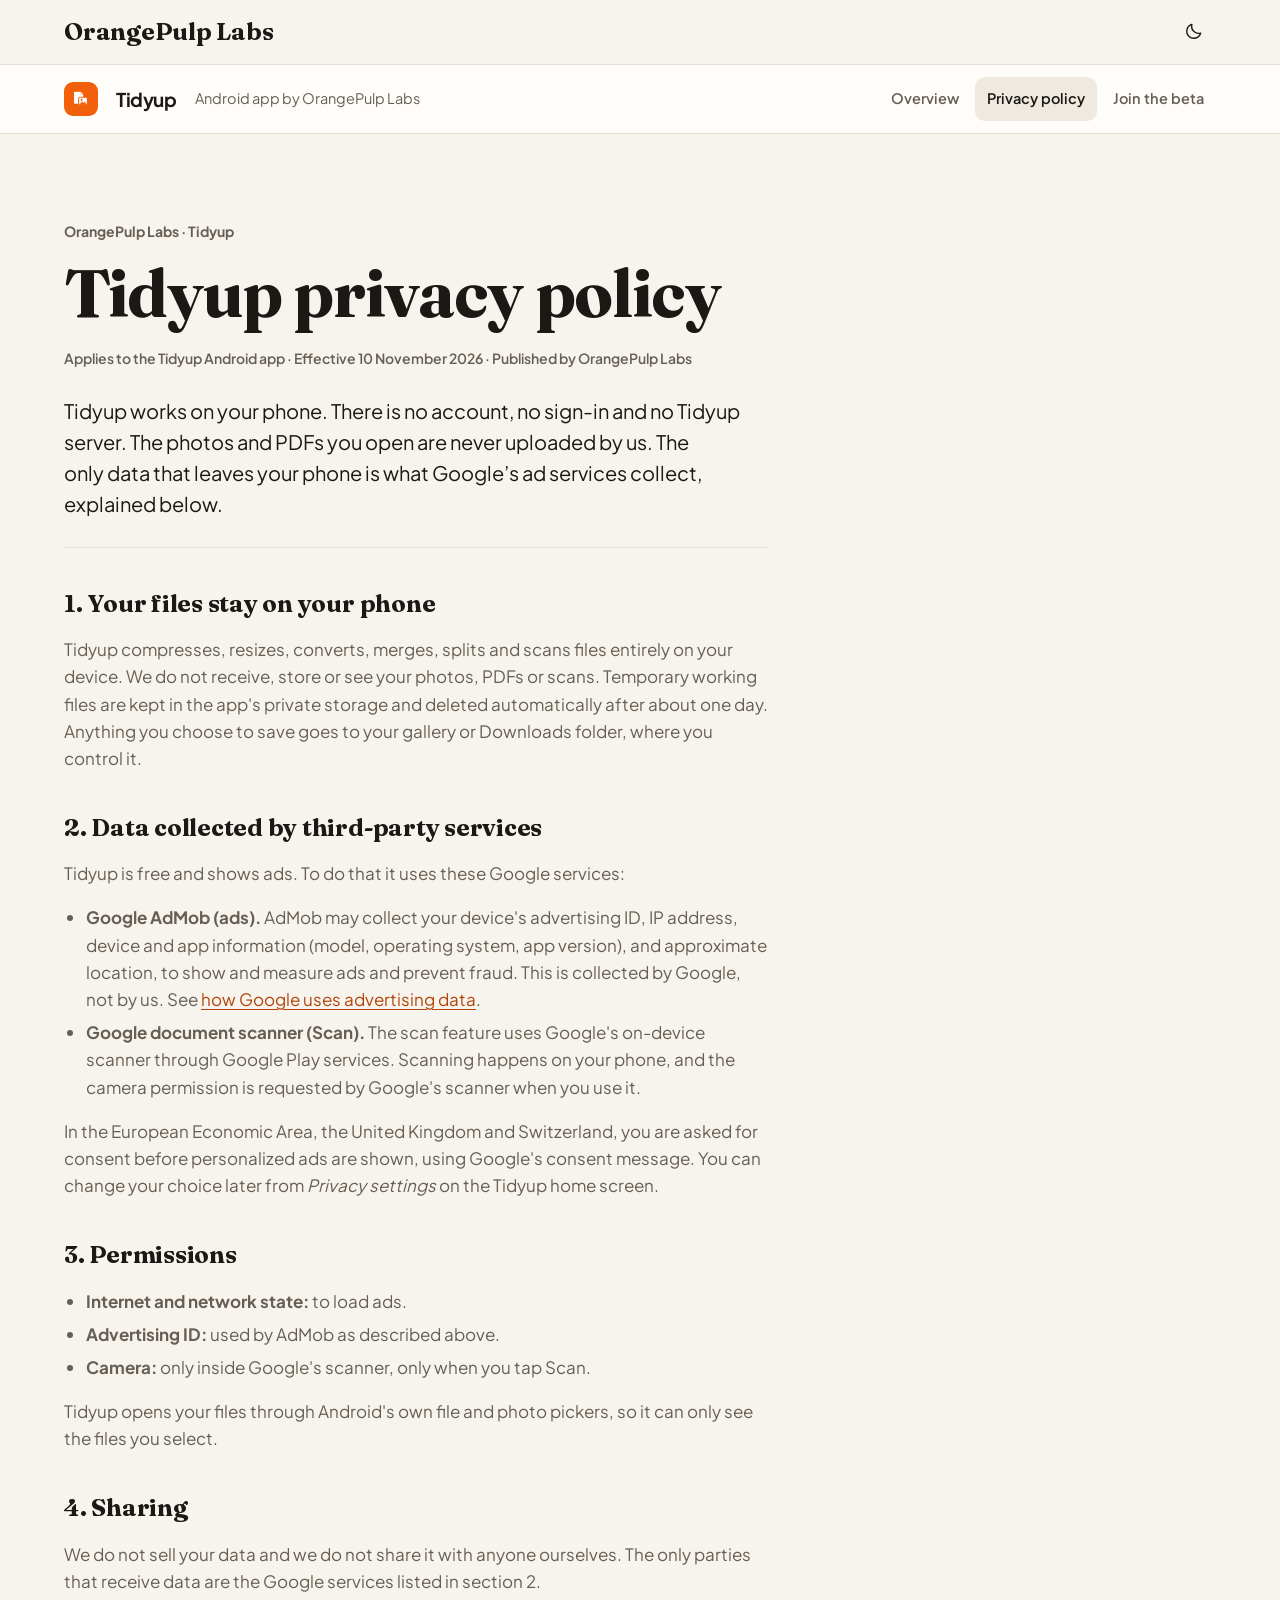
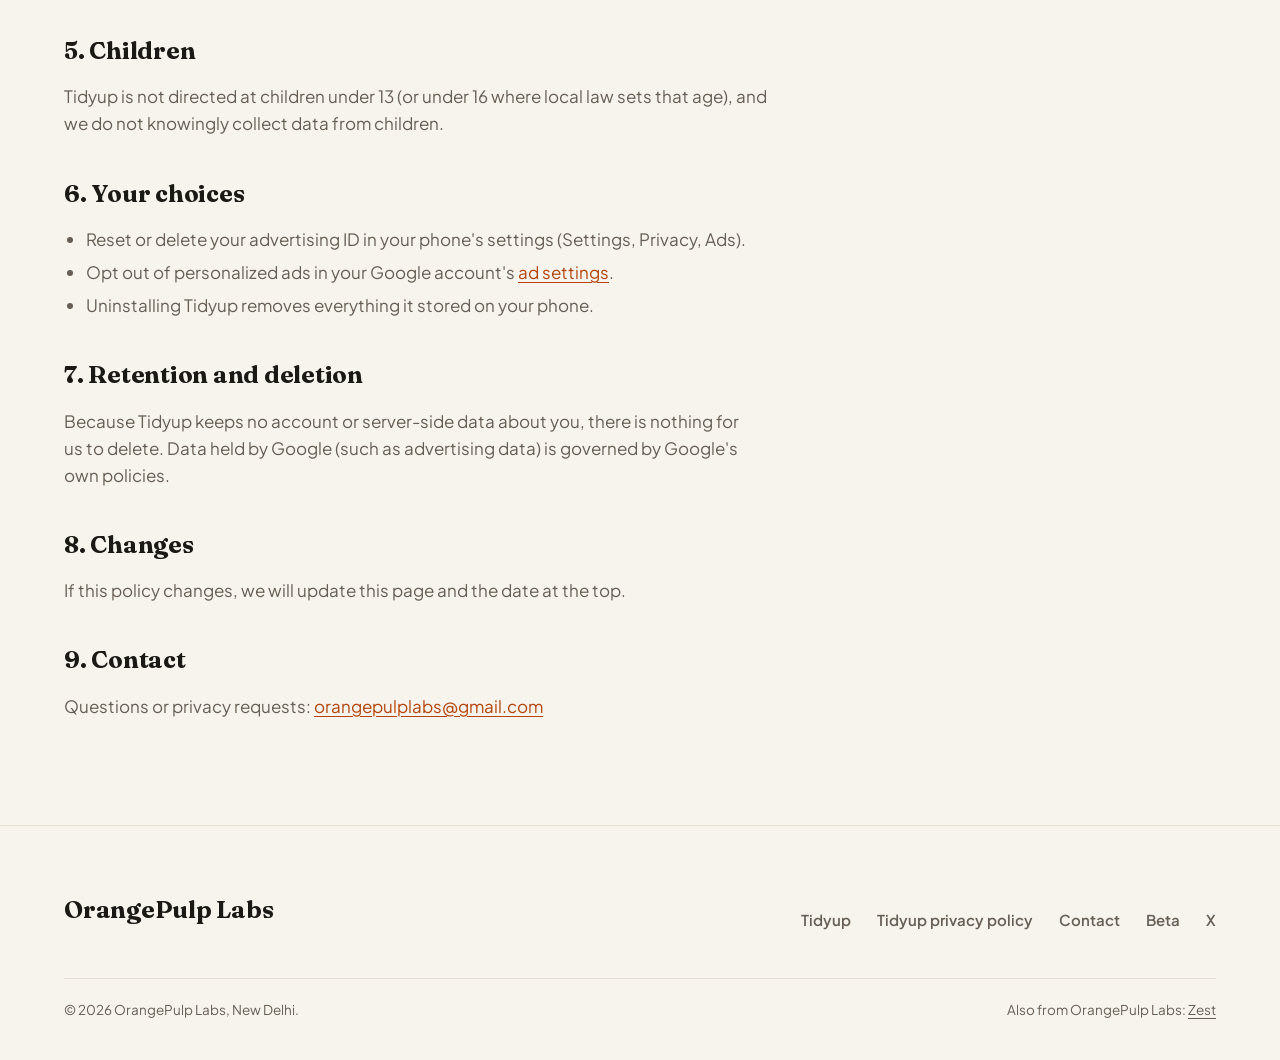
<file: tidyup/privacy/index.html>
<!doctype html>
<html lang="en"><head><meta charset="utf-8"><meta name="viewport" content="width=device-width, initial-scale=1">
<meta http-equiv="Content-Security-Policy" content="default-src 'self'; script-src 'self' 'sha256-QTKUewccu4vymS6kCMDNSDtay0EPB0g5P4r34XDZfdQ=' 'sha256-Vh+UP30lNJvGBYWdzZxAUK+y81493YvVL1dWbyquZeo=' 'sha256-pTbb8JbGk4zLvIL3lybxG49K9FkMTjkUg5TY1fs7nts='; style-src 'self' 'unsafe-inline'; img-src 'self' data:; font-src 'self'; connect-src 'self'; object-src 'none'; base-uri 'none'; form-action 'none'"><title>Tidyup privacy policy | OrangePulp Labs</title><meta name="description" content="How the Tidyup Android app handles your data."><meta name="color-scheme" content="light dark">
<meta property="og:title" content="Tidyup privacy policy | OrangePulp Labs"><meta property="og:description" content="How the Tidyup Android app handles your data."><meta property="og:type" content="website"><meta property="og:site_name" content="OrangePulp Labs"><meta property="og:url" content="https://orangepulplabs.com/tidyup/privacy/">
<meta property="og:image" content="https://orangepulplabs.com/og.jpg"><meta property="og:image:alt" content="OrangePulp Labs: small apps that work offline."><meta property="og:image:width" content="1200"><meta property="og:image:height" content="630"><meta name="twitter:card" content="summary_large_image">
<link rel="canonical" href="https://orangepulplabs.com/tidyup/privacy/"><link rel="icon" href="../../favicon.svg" type="image/svg+xml"><link rel="apple-touch-icon" href="../../apple-touch-icon.png">
<link rel="preload" href="../../fonts/plus-jakarta.woff2" as="font" type="font/woff2" crossorigin><link rel="preload" href="../../fonts/fraunces-latin.woff2" as="font" type="font/woff2" crossorigin>
<script>try{var t=localStorage.getItem('theme');if(t)document.documentElement.setAttribute('data-theme',t)}catch(e){}</script><script>(function(){var u=navigator.userAgent||'',q=location.search,c=/[?&]as=ios\b/.test(q)||/iPhone|iPad|iPod/.test(u)||(navigator.platform==='MacIntel'&&navigator.maxTouchPoints>1)?'ios':/[?&]as=android\b/.test(q)||/Android/.test(u)?'android':'desk';document.documentElement.classList.add('zos-'+c)})()</script><link rel="stylesheet" href="../../style.css?v=b7b6ccda"></head><body>
<a class="skip" href="#main">Skip to content</a>
<header class="site-head"><div class="zw hbar"><a class="brand" href="../../" aria-label="OrangePulp Labs, home"><span>OrangePulp Labs</span></a><nav aria-label="Main"><button class="theme" id="theme" type="button" aria-label="Switch between light and dark"><span class="l"><svg viewBox="0 0 24 24" width="20" height="20" fill="none" stroke="currentColor" stroke-width="1.7" stroke-linecap="round" stroke-linejoin="round" aria-hidden="true"><path d="M20 14.5A8.5 8.5 0 019.5 4a8.5 8.5 0 1010.5 10.5z"/></svg></span><span class="d"><svg viewBox="0 0 24 24" width="20" height="20" fill="none" stroke="currentColor" stroke-width="1.7" stroke-linecap="round" stroke-linejoin="round" aria-hidden="true"><circle cx="12" cy="12" r="4"/><path d="M12 2v2M12 20v2M2 12h2M20 12h2M4.9 4.9l1.4 1.4M17.7 17.7l1.4 1.4M4.9 19.1l1.4-1.4M17.7 6.3l1.4-1.4"/></svg></span></button></nav></div></header>
<div class="appbar"><div class="wrap"><img src="../../tidyup/img/tidyup-mark.png" alt="" width="34" height="34"><b>Tidyup</b><span>Android app by OrangePulp Labs</span><nav aria-label="Tidyup"><a href="../../tidyup/">Overview</a><a href="../../tidyup/privacy/" aria-current="page">Privacy policy</a><a href="../../beta/">Join the beta</a></nav></div></div>
<main id="main" class="doc">
<p class="label">OrangePulp Labs &middot; Tidyup</p>
<h1>Tidyup privacy policy</h1>
<p class="meta">Applies to the Tidyup Android app &middot; Effective 10 November 2026 &middot; Published by OrangePulp Labs</p>
<p class="lead">Tidyup works on your phone. There is no account, no sign-in and no Tidyup server. The photos and PDFs you open are never uploaded by us. The only data that leaves your phone is what Google&rsquo;s ad services collect, explained below.</p>
<h2>1. Your files stay on your phone</h2>
<p>Tidyup compresses, resizes, converts, merges, splits and scans files entirely on your device. We do not receive, store or see your photos, PDFs or scans. Temporary working files are kept in the app's private storage and deleted automatically after about one day. Anything you choose to save goes to your gallery or Downloads folder, where you control it.</p>

<h2>2. Data collected by third-party services</h2>
<p>Tidyup is free and shows ads. To do that it uses these Google services:</p>
<ul>
  <li><strong>Google AdMob (ads).</strong> AdMob may collect your device's advertising ID, IP address, device and app information (model, operating system, app version), and approximate location, to show and measure ads and prevent fraud. This is collected by Google, not by us. See <a href="https://policies.google.com/technologies/ads">how Google uses advertising data</a>.</li>
  <li><strong>Google document scanner (Scan).</strong> The scan feature uses Google's on-device scanner through Google Play services. Scanning happens on your phone, and the camera permission is requested by Google's scanner when you use it.</li>
</ul>
<p>In the European Economic Area, the United Kingdom and Switzerland, you are asked for consent before personalized ads are shown, using Google's consent message. You can change your choice later from <em>Privacy settings</em> on the Tidyup home screen.</p>

<h2>3. Permissions</h2>
<ul>
  <li><strong>Internet and network state:</strong> to load ads.</li>
  <li><strong>Advertising ID:</strong> used by AdMob as described above.</li>
  <li><strong>Camera:</strong> only inside Google's scanner, only when you tap Scan.</li>
</ul>
<p>Tidyup opens your files through Android's own file and photo pickers, so it can only see the files you select.</p>

<h2>4. Sharing</h2>
<p>We do not sell your data and we do not share it with anyone ourselves. The only parties that receive data are the Google services listed in section 2.</p>

<h2>5. Children</h2>
<p>Tidyup is not directed at children under 13 (or under 16 where local law sets that age), and we do not knowingly collect data from children.</p>

<h2>6. Your choices</h2>
<ul>
  <li>Reset or delete your advertising ID in your phone's settings (Settings, Privacy, Ads).</li>
  <li>Opt out of personalized ads in your Google account's <a href="https://adssettings.google.com">ad settings</a>.</li>
  <li>Uninstalling Tidyup removes everything it stored on your phone.</li>
</ul>

<h2>7. Retention and deletion</h2>
<p>Because Tidyup keeps no account or server-side data about you, there is nothing for us to delete. Data held by Google (such as advertising data) is governed by Google's own policies.</p>

<h2>8. Changes</h2>
<p>If this policy changes, we will update this page and the date at the top.</p>

<h2>9. Contact</h2>
<p>Questions or privacy requests: <a href="mailto:orangepulplabs@gmail.com">orangepulplabs@gmail.com</a></p>

</main>
<footer class="site-foot"><div class="zw">
<div class="fgrid"><div class="fbrand"><a class="brand" href="../../"><span>OrangePulp Labs</span></a></div>
<nav class="flinks" aria-label="Footer"><a href="../../tidyup/">Tidyup</a><a href="../../tidyup/privacy/">Tidyup privacy policy</a><a href="../../contact/">Contact</a><a href="../../beta/">Beta</a><a href="https://x.com/orangepulplabs" rel="me noopener">X</a></nav></div>
<p class="fsmall"><span>&copy; 2026 OrangePulp Labs, New Delhi.</span><span>Also from OrangePulp Labs: <a href="../../">Zest</a></span></p>
</div></footer>
<script>(function(){var b=document.getElementById('theme');if(!b)return;function dark(){var t=document.documentElement.getAttribute('data-theme');return t?t==='dark':matchMedia('(prefers-color-scheme: dark)').matches}b.addEventListener('click',function(){var n=dark()?'light':'dark';document.documentElement.setAttribute('data-theme',n);try{localStorage.setItem('theme',n)}catch(e){}})})()</script>
</body></html>
</file>
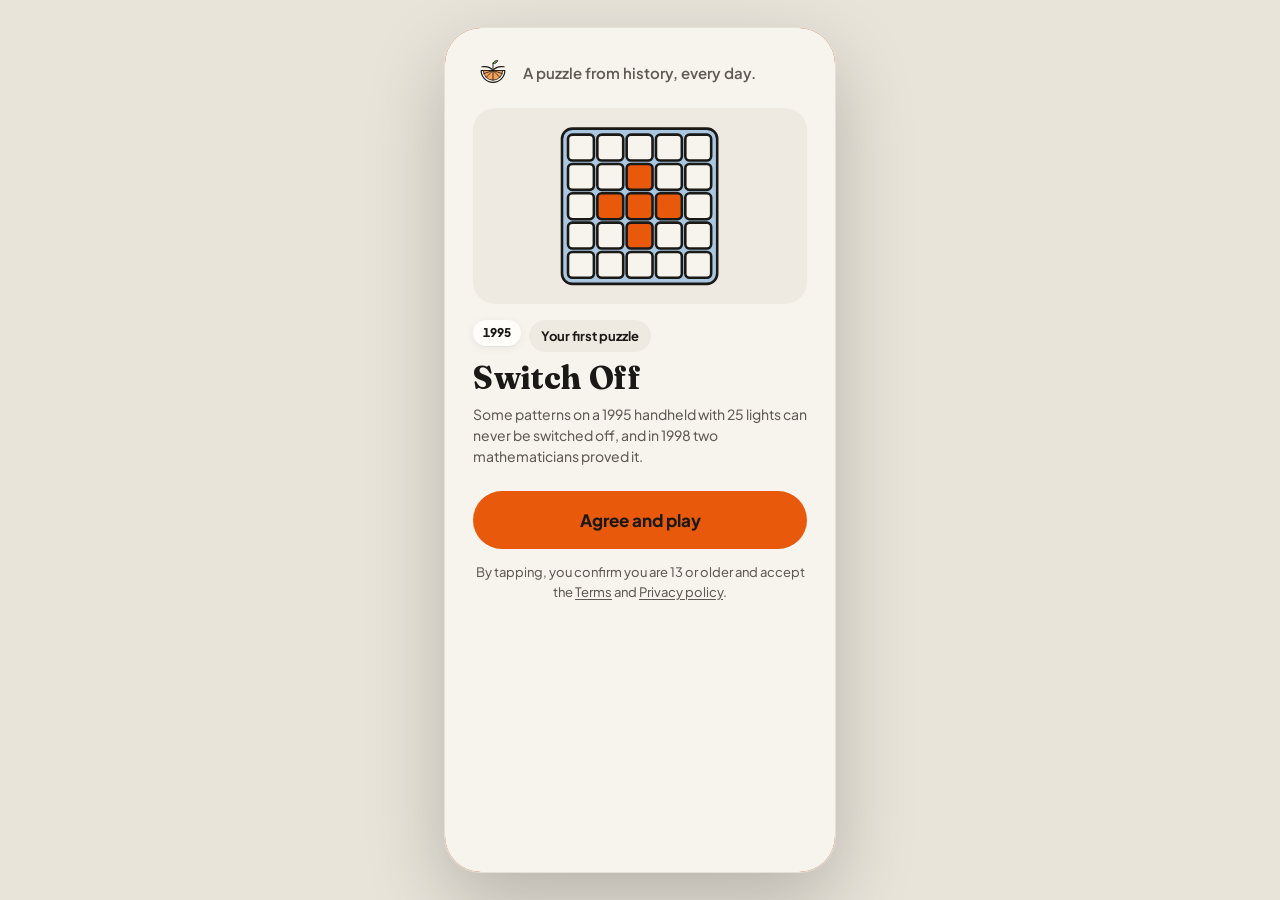
<file: zest/app/index.html>
<!doctype html>
<html lang="en"><head><base href="v6/"><meta charset="utf-8"><meta name="viewport" content="width=device-width, initial-scale=1, maximum-scale=1, user-scalable=no, viewport-fit=cover">
<meta name="color-scheme" content="light dark">
<meta name="theme-color" media="(prefers-color-scheme: light)" content="#F7F4EE">
<meta http-equiv="Content-Security-Policy" content="default-src 'self'; script-src 'self'; style-src 'self' 'unsafe-inline'; font-src 'self'; img-src 'self' data: blob:; connect-src 'self' https://zest-api.orangepulplabs.workers.dev; base-uri 'self'; form-action 'none'">
<title>Zest</title>
<link rel="manifest" href="../manifest.webmanifest"><link rel="apple-touch-icon" href="../icons/apple-touch-icon.png"><meta name="apple-mobile-web-app-capable" content="yes"><meta name="mobile-web-app-capable" content="yes"><meta name="apple-mobile-web-app-title" content="Zest"><meta name="apple-mobile-web-app-status-bar-style" content="default"><meta name="theme-color" media="(prefers-color-scheme: dark)" content="#14120F"><meta name="robots" content="noindex"><meta name="description" content="Zest: logic puzzles with true stories behind them. Free.">

<link rel="preload" href="../fonts/fraunces-latin.woff2" as="font" type="font/woff2" crossorigin>
<link rel="stylesheet" href="../v5/v5.css">
<link rel="preload" as="script" href="../about.js"><link rel="preload" as="script" href="../about_c1.js"><link rel="preload" as="script" href="../about_c2.js"><link rel="preload" as="script" href="../about_c3.js"><link rel="preload" as="script" href="../about_c4.js"><link rel="preload" as="script" href="../about_d1.js"><link rel="preload" as="script" href="../about_d2.js"><link rel="preload" as="script" href="../about_d3.js"><link rel="preload" as="script" href="../about_d4.js"><link rel="preload" as="script" href="../about_d5.js"><link rel="preload" as="script" href="../about_d6.js"><link rel="preload" as="script" href="../about_d7.js"><link rel="preload" as="script" href="../about_d8.js"><link rel="preload" as="script" href="../about_d9.js"><link rel="preload" as="script" href="../about_e1.js"><link rel="preload" as="script" href="../about_e2.js"><link rel="preload" as="script" href="../about_e3.js"><link rel="preload" as="script" href="../about_e4.js"><link rel="preload" as="script" href="../about_e5.js"><link rel="preload" as="script" href="../about_e6.js"><link rel="preload" as="script" href="../app4a.js"><link rel="preload" as="script" href="../art_1.js"><link rel="preload" as="script" href="../art_2.js"><link rel="preload" as="script" href="../art_3.js"><link rel="preload" as="script" href="../art_4.js"><link rel="preload" as="script" href="../art_5.js"><link rel="preload" as="script" href="../art_6.js"><link rel="preload" as="script" href="../art_7.js"><link rel="preload" as="script" href="../art_8.js"><link rel="preload" as="script" href="../art_9.js"><link rel="preload" as="script" href="../challenge.js"><link rel="preload" as="script" href="../config.js"><link rel="preload" as="script" href="../delight.js"><link rel="preload" as="script" href="../families.js"><link rel="preload" as="script" href="../puzzles_a.js"><link rel="preload" as="script" href="../puzzles_b.js"><link rel="preload" as="script" href="../puzzles_c1.js"><link rel="preload" as="script" href="../puzzles_c2.js"><link rel="preload" as="script" href="../puzzles_c3.js"><link rel="preload" as="script" href="../puzzles_c4.js"><link rel="preload" as="script" href="../puzzles_d1.js"><link rel="preload" as="script" href="../puzzles_d2.js"><link rel="preload" as="script" href="../puzzles_d3.js"><link rel="preload" as="script" href="../puzzles_d4.js"><link rel="preload" as="script" href="../puzzles_d5.js"><link rel="preload" as="script" href="../puzzles_d6.js"><link rel="preload" as="script" href="../puzzles_d7.js"><link rel="preload" as="script" href="../puzzles_d8.js"><link rel="preload" as="script" href="../puzzles_d9.js"><link rel="preload" as="script" href="../puzzles_e1.js"><link rel="preload" as="script" href="../puzzles_e2.js"><link rel="preload" as="script" href="../puzzles_e3.js"><link rel="preload" as="script" href="../puzzles_e4.js"><link rel="preload" as="script" href="../puzzles_e5.js"><link rel="preload" as="script" href="../puzzles_e6.js"><link rel="preload" as="script" href="../puzzles_kit.js"><link rel="preload" as="script" href="../registry.js"><link rel="preload" as="script" href="../story_1.js"><link rel="preload" as="script" href="../story_2.js"><link rel="preload" as="script" href="../story_3.js"><link rel="preload" as="script" href="../story_c.js"><link rel="preload" as="script" href="../story_d1.js"><link rel="preload" as="script" href="../story_d2.js"><link rel="preload" as="script" href="../story_d3.js"><link rel="preload" as="script" href="../story_d4.js"><link rel="preload" as="script" href="../story_d5.js"><link rel="preload" as="script" href="../story_d6.js"><link rel="preload" as="script" href="../story_d7.js"><link rel="preload" as="script" href="../story_d8.js"><link rel="preload" as="script" href="../story_d9.js"><link rel="preload" as="script" href="../story_e1.js"><link rel="preload" as="script" href="../story_e2.js"><link rel="preload" as="script" href="../story_e3.js"><link rel="preload" as="script" href="../story_e4.js"><link rel="preload" as="script" href="../story_e5.js"><link rel="preload" as="script" href="../story_e6.js"><link rel="preload" as="script" href="../wordlist.js"><link rel="preload" as="script" href="../v5/ads.js"><link rel="preload" as="script" href="../v5/almanac.js"><link rel="preload" as="script" href="../v5/boot.js"><link rel="preload" as="script" href="../v5/core.js"><link rel="preload" as="script" href="../v5/dev.js"><link rel="preload" as="script" href="../v5/logic.js"><link rel="preload" as="script" href="../v5/meta.js"><link rel="preload" as="script" href="../v5/motion.js"><link rel="preload" as="script" href="../v5/onboarding.js"><link rel="preload" as="script" href="../v5/reel5.js"><link rel="preload" as="script" href="../v5/runner.js"><link rel="preload" as="script" href="../v5/settings.js"><link rel="preload" as="script" href="../v5/store-shim.js"><link rel="preload" as="script" href="../v5/story.js"><link rel="preload" as="script" href="../v5/today.js"><link rel="preload" as="script" href="curate6.js"><link rel="preload" as="script" href="daily6.js"><link rel="preload" as="script" href="home6.js"><link rel="preload" as="script" href="metrics6.js"><link rel="preload" as="script" href="reel6.js"><link rel="preload" as="script" href="remind6.js"><link rel="preload" as="script" href="runner6.js"><link rel="preload" as="script" href="teach.js"><link rel="preload" as="script" href="teach2-data-t1.js"><link rel="preload" as="script" href="teach2-data-t2.js"><link rel="preload" as="script" href="teach2-data-t3.js"><link rel="preload" as="script" href="teach2-data-t4.js"><link rel="preload" as="script" href="teach2-data.js"><link rel="preload" as="script" href="teach2.js"><link rel="preload" as="script" href="teach6.js"><link rel="preload" as="script" href="trim6.js"><link rel="preload" as="script" href="web-shell.js"><link rel="preload" as="script" href="win6.js"><link rel="preload" as="script" href="kit/kit.js"><link rel="preload" as="script" href="puzzles/aqueduct.js"><link rel="preload" as="script" href="puzzles/balance-weights.js"><link rel="preload" as="script" href="puzzles/batch-a.js"><link rel="preload" as="script" href="puzzles/batch-b.js"><link rel="preload" as="script" href="puzzles/batch-c.js"><link rel="preload" as="script" href="puzzles/batch-d.js"><link rel="preload" as="script" href="puzzles/batch-e-data.js"><link rel="preload" as="script" href="puzzles/batch-e.js"><link rel="preload" as="script" href="puzzles/batch-f-data.js"><link rel="preload" as="script" href="puzzles/batch-f.js"><link rel="preload" as="script" href="puzzles/batch-g-data.js"><link rel="preload" as="script" href="puzzles/batch-g.js"><link rel="preload" as="script" href="puzzles/bezzel-queens.js"><link rel="preload" as="script" href="puzzles/blockade.js"><link rel="preload" as="script" href="puzzles/bridge-walk.js"><link rel="preload" as="script" href="puzzles/c-common.js"><link rel="preload" as="script" href="puzzles/code-cracker.js"><link rel="preload" as="script" href="puzzles/crate-push.js"><link rel="preload" as="script" href="puzzles/d-lib.js"><link rel="preload" as="script" href="puzzles/dodecahedron-tour.js"><link rel="preload" as="script" href="puzzles/dot-loop.js"><link rel="preload" as="script" href="puzzles/four-by-four.js"><link rel="preload" as="script" href="puzzles/four-shades.js"><link rel="preload" as="script" href="puzzles/gear-train.js"><link rel="preload" as="script" href="puzzles/huarong-pass.js"><link rel="preload" as="script" href="puzzles/jump-away.js"><link rel="preload" as="script" href="puzzles/link-across.js"><link rel="preload" as="script" href="puzzles/living-stones.js"><link rel="preload" as="script" href="puzzles/lucas-tower.js"><link rel="preload" as="script" href="puzzles/make-target.js"><link rel="preload" as="script" href="puzzles/pancake-flip.js"><link rel="preload" as="script" href="puzzles/picture-rows.js"><link rel="preload" as="script" href="puzzles/quilt-tiles.js"><link rel="preload" as="script" href="puzzles/rect-cut.js"><link rel="preload" as="script" href="puzzles/reversi-flip.js"><link rel="preload" as="script" href="puzzles/river-ferry.js"><link rel="preload" as="script" href="puzzles/rolling-die.js"><link rel="preload" as="script" href="puzzles/scramble.js"><link rel="preload" as="script" href="puzzles/seed-pits.js"><link rel="preload" as="script" href="puzzles/seven-pieces.js"><link rel="preload" as="script" href="puzzles/shunting-yard.js"><link rel="preload" as="script" href="puzzles/slide-tiles.js"><link rel="preload" as="script" href="puzzles/sun-mirrors.js"><link rel="preload" as="script" href="puzzles/switch-off.js"><link rel="preload" as="script" href="puzzles/tiger-and-herd.js"><link rel="preload" as="script" href="puzzles/tilt-run.js"><link rel="preload" as="script" href="puzzles/tube-sort.js"><link rel="preload" as="script" href="puzzles/who-owns-the-zebra.js"><link rel="preload" as="script" href="puzzles/word-square.js"><link rel="preload" as="script" href="puzzles/word-steps.js"><link rel="preload" as="script" href="puzzles/zero-one.js">
</head><body>
<div id="app" class="app" data-tab="today">
  <div id="stage" class="stage"></div>
  <nav id="tabs" class="tabs" aria-label="Main"></nav>
  <div id="layer" class="layer"></div>
  <div id="toast" class="toast" role="status" aria-live="polite"></div>
  <div id="live" class="sr" role="status" aria-live="polite"></div>
</div>
<div id="boot" class="boot" aria-hidden="true"><svg viewBox="0 0 108 108"><path d="M22 50h64a32 32 0 0 1-64 0z" fill="#F7F4EE" stroke="#1B1916" stroke-width="3.2" stroke-linejoin="round"/><path d="M28 50h52a26 26 0 0 1-52 0z" fill="#F7A35C" stroke="#1B1916" stroke-width="2.2"/><path d="M54 50V30" stroke="#1B1916" stroke-width="2.6" stroke-linecap="round"/><path d="M54 31c2-6 8-9 13-8-2 6-7 9-13 8z" fill="#6E9B5A" stroke="#1B1916" stroke-width="2"/></svg></div>
<script src="web-shell.js"></script><script src="../v5/store-shim.js"></script><script src="../config.js"></script><script src="../registry.js"></script><script src="../app4a.js"></script><script src="../puzzles_kit.js"></script><script src="../wordlist.js"></script><script src="../puzzles_a.js"></script><script src="../puzzles_b.js"></script><script src="../puzzles_c1.js"></script><script src="../puzzles_c2.js"></script><script src="../puzzles_c3.js"></script><script src="../puzzles_c4.js"></script><script src="../puzzles_d1.js"></script><script src="../puzzles_d2.js"></script><script src="../puzzles_d3.js"></script><script src="../puzzles_d4.js"></script><script src="../puzzles_d5.js"></script><script src="../puzzles_d6.js"></script><script src="../puzzles_d7.js"></script><script src="../puzzles_d8.js"></script><script src="../puzzles_d9.js"></script><script src="../puzzles_e1.js"></script><script src="../puzzles_e2.js"></script><script src="../puzzles_e3.js"></script><script src="../puzzles_e4.js"></script><script src="../puzzles_e5.js"></script><script src="../puzzles_e6.js"></script><script src="../art_1.js"></script><script src="../art_2.js"></script><script src="../art_3.js"></script><script src="../art_4.js"></script><script src="../art_5.js"></script><script src="../art_6.js"></script><script src="../art_7.js"></script><script src="../art_8.js"></script><script src="../art_9.js"></script><script src="../about.js"></script><script src="../about_c1.js"></script><script src="../about_c2.js"></script><script src="../about_c3.js"></script><script src="../about_c4.js"></script><script src="../about_d1.js"></script><script src="../about_d2.js"></script><script src="../about_d3.js"></script><script src="../about_d4.js"></script><script src="../about_d5.js"></script><script src="../about_d6.js"></script><script src="../about_d7.js"></script><script src="../about_d8.js"></script><script src="../about_d9.js"></script><script src="../about_e1.js"></script><script src="../about_e2.js"></script><script src="../about_e3.js"></script><script src="../about_e4.js"></script><script src="../about_e5.js"></script><script src="../about_e6.js"></script><script src="../families.js"></script><script src="../challenge.js"></script><script src="../delight.js"></script><script src="kit/kit.js"></script><script src="puzzles/switch-off.js"></script><script src="puzzles/jump-away.js"></script><script src="puzzles/tube-sort.js"></script><script src="puzzles/tilt-run.js"></script><script src="puzzles/slide-tiles.js"></script><script src="puzzles/batch-a.js"></script><script src="puzzles/batch-b.js"></script><script src="puzzles/batch-c.js"></script><script src="puzzles/batch-d.js"></script><script src="puzzles/batch-e.js"></script><script src="puzzles/batch-f.js"></script><script src="puzzles/batch-g.js"></script><script src="trim6.js"></script><script src="../story_1.js"></script><script src="../story_2.js"></script><script src="../story_3.js"></script><script src="../story_c.js"></script><script src="../story_d1.js"></script><script src="../story_d2.js"></script><script src="../story_d3.js"></script><script src="../story_d4.js"></script><script src="../story_d5.js"></script><script src="../story_d6.js"></script><script src="../story_d7.js"></script><script src="../story_d8.js"></script><script src="../story_d9.js"></script><script src="../story_e1.js"></script><script src="../story_e2.js"></script><script src="../story_e3.js"></script><script src="../story_e4.js"></script><script src="../story_e5.js"></script><script src="../story_e6.js"></script><script src="../v5/meta.js"></script><script src="../v5/core.js"></script><script src="../v5/motion.js"></script><script src="../v5/logic.js"></script><script src="../v5/ads.js"></script><script src="../v5/story.js"></script><script src="../v5/runner.js"></script><script src="runner6.js"></script><script src="win6.js"></script><script src="../v5/reel5.js"></script><script src="../v5/today.js"></script><script src="../v5/almanac.js"></script><script src="home6.js"></script><script src="../v5/settings.js"></script><script src="../v5/onboarding.js"></script><script src="../v5/dev.js"></script><script src="teach.js"></script><script src="teach6.js"></script><script src="puzzles/batch-f-data.js"></script><script src="puzzles/batch-g-data.js"></script><script src="reel6.js"></script><script src="teach2.js"></script><script src="teach2-data.js"></script><script src="teach2-data-t1.js"></script><script src="teach2-data-t2.js"></script><script src="teach2-data-t3.js"></script><script src="teach2-data-t4.js"></script><script src="curate6.js"></script><script src="daily6.js"></script><script src="remind6.js"></script>
<script src="metrics6.js"></script><script src="../v5/boot.js"></script>
</body></html>
</file>
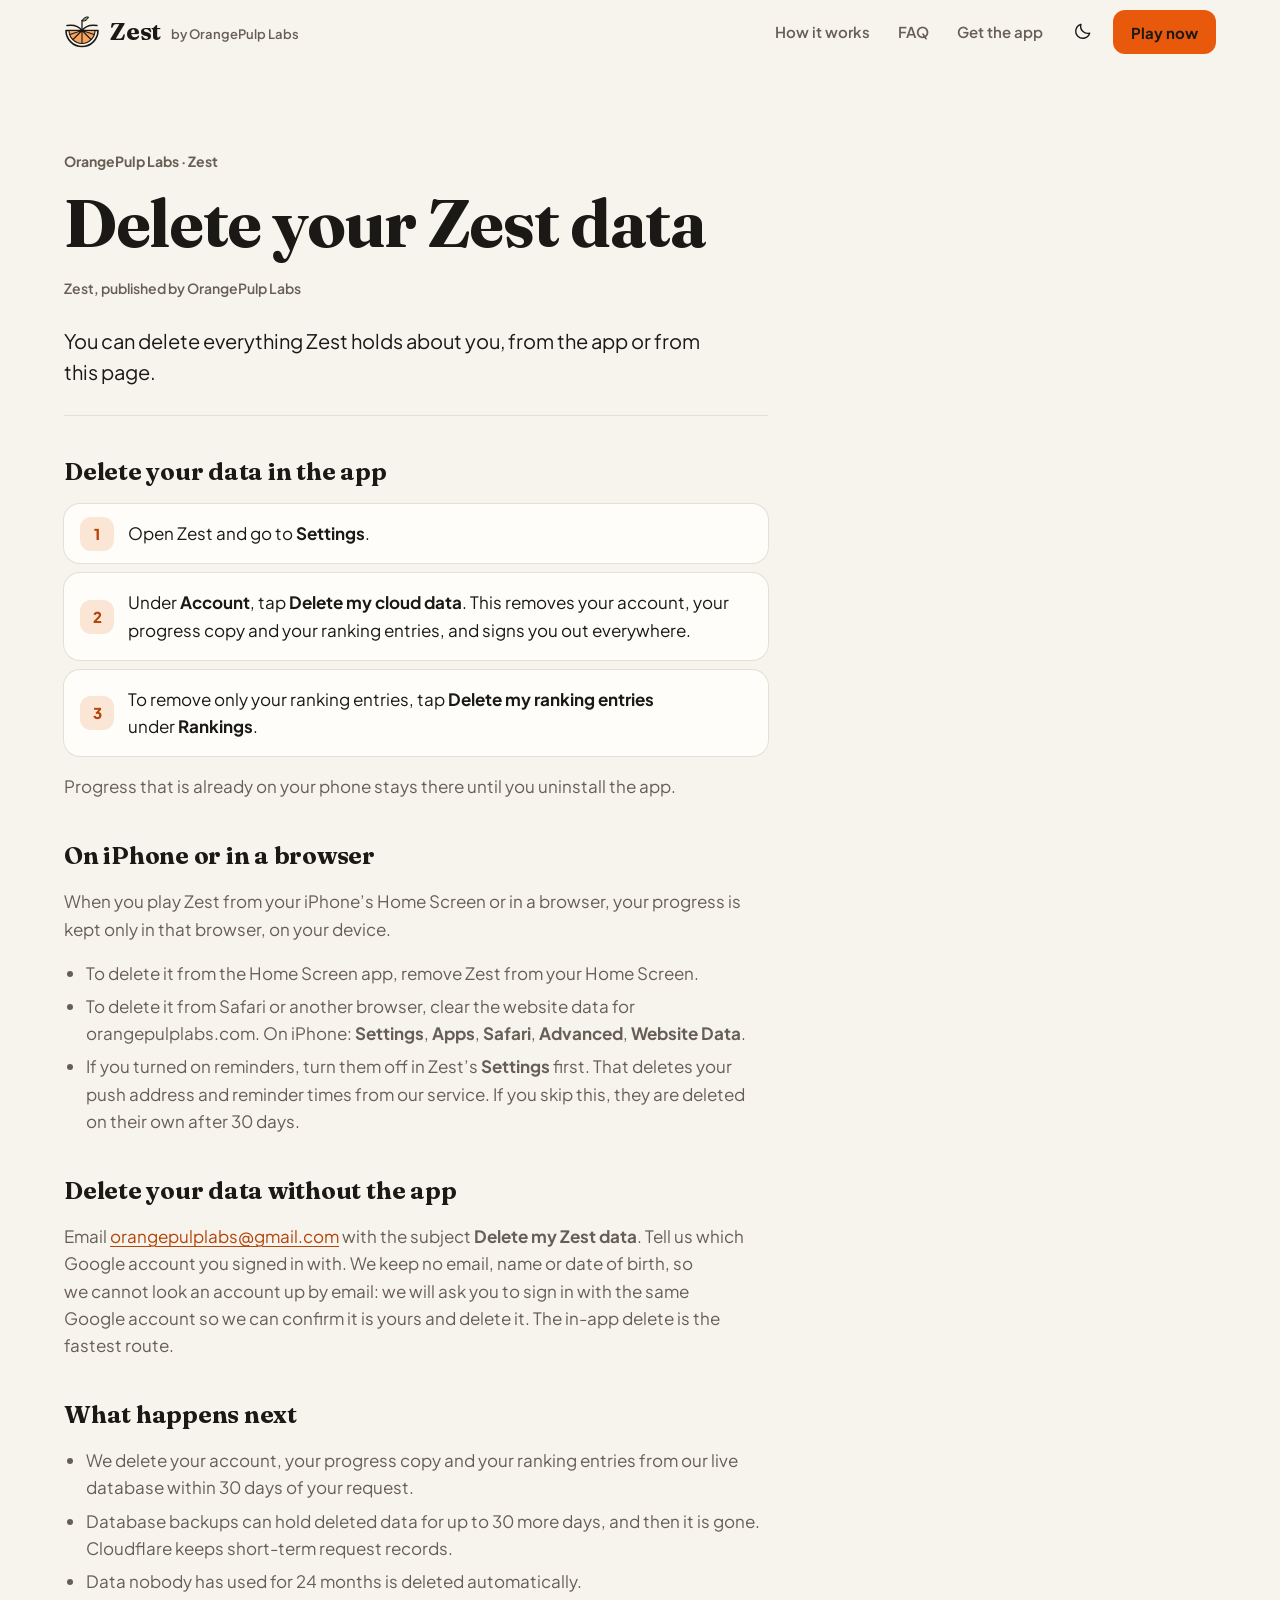
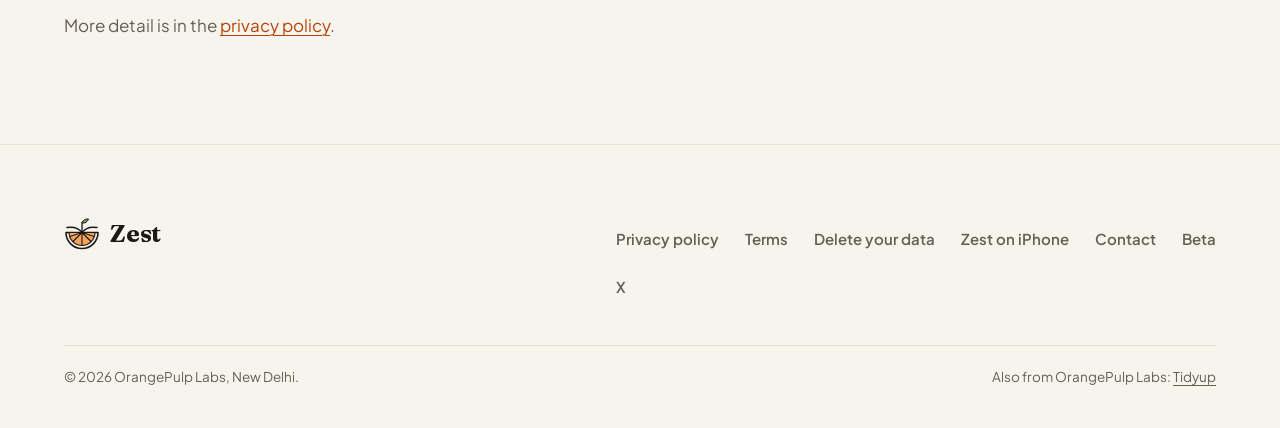
<file: zest/delete/index.html>
<!doctype html>
<html lang="en"><head><meta charset="utf-8"><meta name="viewport" content="width=device-width, initial-scale=1">
<meta http-equiv="Content-Security-Policy" content="default-src 'self'; script-src 'self' 'sha256-QTKUewccu4vymS6kCMDNSDtay0EPB0g5P4r34XDZfdQ=' 'sha256-Vh+UP30lNJvGBYWdzZxAUK+y81493YvVL1dWbyquZeo=' 'sha256-pTbb8JbGk4zLvIL3lybxG49K9FkMTjkUg5TY1fs7nts='; style-src 'self' 'unsafe-inline'; img-src 'self' data:; font-src 'self'; connect-src 'self'; object-src 'none'; base-uri 'none'; form-action 'none'"><title>Delete your Zest data | OrangePulp Labs</title><meta name="description" content="How to delete your Zest account and data."><meta name="color-scheme" content="light dark">
<meta property="og:title" content="Delete your Zest data | OrangePulp Labs"><meta property="og:description" content="How to delete your Zest account and data."><meta property="og:type" content="website"><meta property="og:site_name" content="Zest by OrangePulp Labs"><meta property="og:url" content="https://orangepulplabs.com/zest/delete/">
<meta property="og:image" content="https://orangepulplabs.com/og-zest.jpg"><meta property="og:image:alt" content="Zest. A puzzle from history, every day."><meta property="og:image:width" content="1200"><meta property="og:image:height" content="630"><meta name="twitter:card" content="summary_large_image">
<link rel="canonical" href="https://orangepulplabs.com/zest/delete/"><link rel="icon" href="../../favicon.svg" type="image/svg+xml"><link rel="apple-touch-icon" href="../../apple-touch-icon.png">
<link rel="preload" href="../../fonts/plus-jakarta.woff2" as="font" type="font/woff2" crossorigin><link rel="preload" href="../../fonts/fraunces-latin.woff2" as="font" type="font/woff2" crossorigin>
<script>try{var t=localStorage.getItem('theme');if(t)document.documentElement.setAttribute('data-theme',t)}catch(e){}</script><script>(function(){var u=navigator.userAgent||'',q=location.search,c=/[?&]as=ios\b/.test(q)||/iPhone|iPad|iPod/.test(u)||(navigator.platform==='MacIntel'&&navigator.maxTouchPoints>1)?'ios':/[?&]as=android\b/.test(q)||/Android/.test(u)?'android':'desk';document.documentElement.classList.add('zos-'+c)})()</script><link rel="stylesheet" href="../../style.css?v=b7b6ccda"></head><body>
<a class="skip" href="#main">Skip to content</a>
<header class="site-head"><div class="zw hbar"><a class="brand" href="../../" aria-label="Zest, home"><svg class="zm" xmlns="http://www.w3.org/2000/svg" viewBox="18 20 72 66" aria-hidden="true"><path d="M22 50h64a32 32 0 0 1-64 0z" fill="#F7F4EE" stroke="#1B1916" stroke-width="3.2" stroke-linejoin="round"/>
  <path d="M28 50h52a26 26 0 0 1-52 0z" fill="#F7A35C" stroke="#1B1916" stroke-width="2.2" stroke-linejoin="round"/>
  <g stroke="#1B1916" stroke-width="2.2" stroke-linecap="round"><path d="M54 50v26M54 50L36 68M54 50l18 18M54 50L30 58M54 50l24 8"/></g>
  <path d="M54 50c-6-8-18-12-30-10M54 50c6-8 18-12 30-10" fill="none" stroke="#1B1916" stroke-width="3" stroke-linecap="round"/>
  <path d="M54 50V30" stroke="#1B1916" stroke-width="2.6" stroke-linecap="round"/>
  <path d="M54 31c2-6 8-9 13-8-2 6-7 9-13 8z" fill="#6E9B5A" stroke="#1B1916" stroke-width="2" stroke-linejoin="round"/></svg><span>Zest</span><small>by OrangePulp Labs</small></a><nav aria-label="Main"><a class="hl" href="../../#how">How it works</a><a class="hl" href="../../#faq">FAQ</a><a class="hl" href="../../install/">Get the app</a><button class="theme" id="theme" type="button" aria-label="Switch between light and dark"><span class="l"><svg viewBox="0 0 24 24" width="20" height="20" fill="none" stroke="currentColor" stroke-width="1.7" stroke-linecap="round" stroke-linejoin="round" aria-hidden="true"><path d="M20 14.5A8.5 8.5 0 019.5 4a8.5 8.5 0 1010.5 10.5z"/></svg></span><span class="d"><svg viewBox="0 0 24 24" width="20" height="20" fill="none" stroke="currentColor" stroke-width="1.7" stroke-linecap="round" stroke-linejoin="round" aria-hidden="true"><circle cx="12" cy="12" r="4"/><path d="M12 2v2M12 20v2M2 12h2M20 12h2M4.9 4.9l1.4 1.4M17.7 17.7l1.4 1.4M4.9 19.1l1.4-1.4M17.7 6.3l1.4-1.4"/></svg></span></button><a class="btn primary hget" href="../../zest/app/?play">Play now</a></nav></div></header>

<main id="main" class="doc">
<p class="label">OrangePulp Labs &middot; Zest</p>
<h1>Delete your Zest data</h1>
<p class="meta">Zest, published by OrangePulp Labs</p>
<p class="lead">You can delete everything Zest holds about you, from the app or from this page.</p>
<h2>Delete your data in the app</h2>
<ol class="steps">
<li>Open Zest and go to <strong>Settings</strong>.</li>
<li>Under <strong>Account</strong>, tap <strong>Delete my cloud data</strong>. This removes your account, your progress copy and your ranking entries, and signs you out everywhere.</li>
<li>To remove only your ranking entries, tap <strong>Delete my ranking entries</strong> under <strong>Rankings</strong>.</li>
</ol>
<p>Progress that is already on your phone stays there until you uninstall the app.</p>

<h2>On iPhone or in a browser</h2>
<p>When you play Zest from your iPhone&rsquo;s Home Screen or in a browser, your progress is kept only in that browser, on your device.</p>
<ul>
  <li>To delete it from the Home Screen app, remove Zest from your Home Screen.</li>
  <li>To delete it from Safari or another browser, clear the website data for orangepulplabs.com. On iPhone: <strong>Settings</strong>, <strong>Apps</strong>, <strong>Safari</strong>, <strong>Advanced</strong>, <strong>Website Data</strong>.</li>
  <li>If you turned on reminders, turn them off in Zest&rsquo;s <strong>Settings</strong> first. That deletes your push address and reminder times from our service. If you skip this, they are deleted on their own after 30 days.</li>
</ul>

<h2>Delete your data without the app</h2>
<p>Email <a href="mailto:orangepulplabs@gmail.com?subject=Delete%20my%20Zest%20data">orangepulplabs@gmail.com</a> with the subject <strong>Delete my Zest data</strong>. Tell us which Google account you signed in with. We keep no email, name or date of birth, so we cannot look an account up by email: we will ask you to sign in with the same Google account so we can confirm it is yours and delete it. The in-app delete is the fastest route.</p>

<h2>What happens next</h2>
<ul>
  <li>We delete your account, your progress copy and your ranking entries from our live database within 30 days of your request.</li>
  <li>Database backups can hold deleted data for up to 30 more days, and then it is gone. Cloudflare keeps short-term request records.</li>
  <li>Data nobody has used for 24 months is deleted automatically.</li>
</ul>
<p>More detail is in the <a href="../privacy/">privacy policy</a>.</p>

</main>
<footer class="site-foot"><div class="zw">
<div class="fgrid"><div class="fbrand"><a class="brand" href="../../"><svg class="zm" xmlns="http://www.w3.org/2000/svg" viewBox="18 20 72 66" aria-hidden="true"><path d="M22 50h64a32 32 0 0 1-64 0z" fill="#F7F4EE" stroke="#1B1916" stroke-width="3.2" stroke-linejoin="round"/>
  <path d="M28 50h52a26 26 0 0 1-52 0z" fill="#F7A35C" stroke="#1B1916" stroke-width="2.2" stroke-linejoin="round"/>
  <g stroke="#1B1916" stroke-width="2.2" stroke-linecap="round"><path d="M54 50v26M54 50L36 68M54 50l18 18M54 50L30 58M54 50l24 8"/></g>
  <path d="M54 50c-6-8-18-12-30-10M54 50c6-8 18-12 30-10" fill="none" stroke="#1B1916" stroke-width="3" stroke-linecap="round"/>
  <path d="M54 50V30" stroke="#1B1916" stroke-width="2.6" stroke-linecap="round"/>
  <path d="M54 31c2-6 8-9 13-8-2 6-7 9-13 8z" fill="#6E9B5A" stroke="#1B1916" stroke-width="2" stroke-linejoin="round"/></svg><span>Zest</span></a></div>
<nav class="flinks" aria-label="Footer"><a href="../../zest/privacy/">Privacy policy</a><a href="../../zest/terms/">Terms</a><a href="../../zest/delete/">Delete your data</a><a href="../../zest/iphone/">Zest on iPhone</a><a href="../../contact/">Contact</a><a href="../../beta/">Beta</a><a href="https://x.com/orangepulplabs" rel="me noopener">X</a></nav></div>
<p class="fsmall"><span>&copy; 2026 OrangePulp Labs, New Delhi.</span><span>Also from OrangePulp Labs: <a href="../../tidyup/">Tidyup</a></span></p>
</div></footer>
<script>(function(){var b=document.getElementById('theme');if(!b)return;function dark(){var t=document.documentElement.getAttribute('data-theme');return t?t==='dark':matchMedia('(prefers-color-scheme: dark)').matches}b.addEventListener('click',function(){var n=dark()?'light':'dark';document.documentElement.setAttribute('data-theme',n);try{localStorage.setItem('theme',n)}catch(e){}})})()</script>
</body></html>
</file>
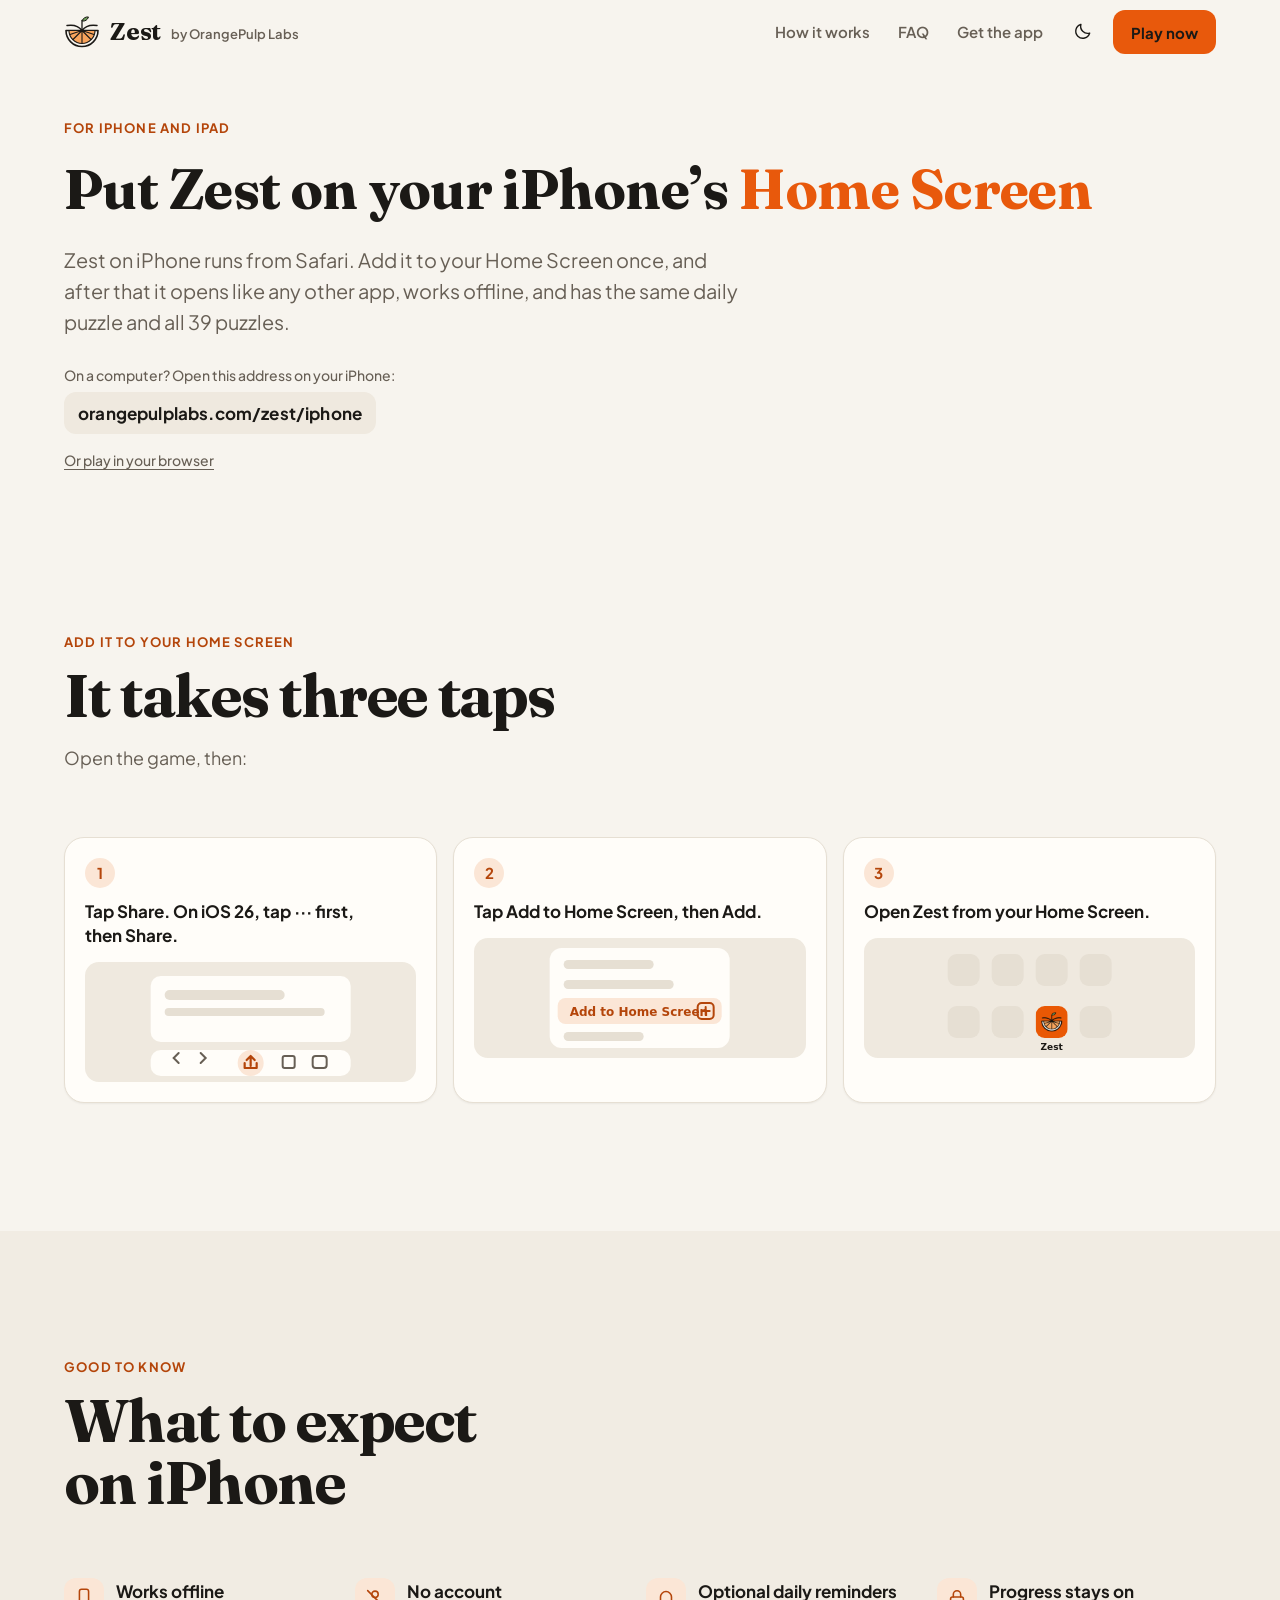
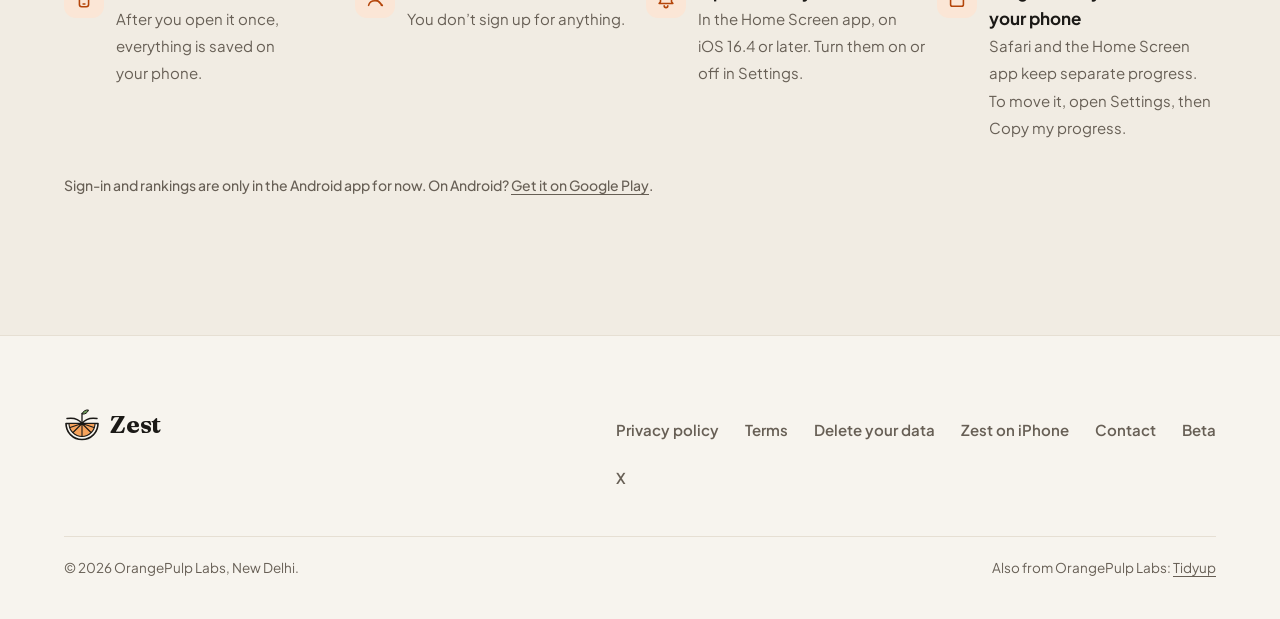
<file: zest/iphone/index.html>
<!doctype html>
<html lang="en"><head><meta charset="utf-8"><meta name="viewport" content="width=device-width, initial-scale=1">
<meta http-equiv="Content-Security-Policy" content="default-src 'self'; script-src 'self' 'sha256-QTKUewccu4vymS6kCMDNSDtay0EPB0g5P4r34XDZfdQ=' 'sha256-Vh+UP30lNJvGBYWdzZxAUK+y81493YvVL1dWbyquZeo=' 'sha256-pTbb8JbGk4zLvIL3lybxG49K9FkMTjkUg5TY1fs7nts='; style-src 'self' 'unsafe-inline'; img-src 'self' data:; font-src 'self'; connect-src 'self'; object-src 'none'; base-uri 'none'; form-action 'none'"><title>Zest on iPhone: free, from your Home Screen | OrangePulp Labs</title><meta name="description" content="Play Zest free on iPhone and iPad: add it to your Home Screen in three taps. Works offline, no account needed."><meta name="color-scheme" content="light dark">
<meta property="og:title" content="Zest on iPhone: free, from your Home Screen | OrangePulp Labs"><meta property="og:description" content="Play Zest free on iPhone and iPad: add it to your Home Screen in three taps. Works offline, no account needed."><meta property="og:type" content="website"><meta property="og:site_name" content="Zest by OrangePulp Labs"><meta property="og:url" content="https://orangepulplabs.com/zest/iphone/">
<meta property="og:image" content="https://orangepulplabs.com/og-zest.jpg"><meta property="og:image:alt" content="Zest. A puzzle from history, every day."><meta property="og:image:width" content="1200"><meta property="og:image:height" content="630"><meta name="twitter:card" content="summary_large_image">
<link rel="canonical" href="https://orangepulplabs.com/zest/iphone/"><link rel="icon" href="../../favicon.svg" type="image/svg+xml"><link rel="apple-touch-icon" href="../../apple-touch-icon.png">
<link rel="preload" href="../../fonts/plus-jakarta.woff2" as="font" type="font/woff2" crossorigin><link rel="preload" href="../../fonts/fraunces-latin.woff2" as="font" type="font/woff2" crossorigin>
<script>try{var t=localStorage.getItem('theme');if(t)document.documentElement.setAttribute('data-theme',t)}catch(e){}</script><script>(function(){var u=navigator.userAgent||'',q=location.search,c=/[?&]as=ios\b/.test(q)||/iPhone|iPad|iPod/.test(u)||(navigator.platform==='MacIntel'&&navigator.maxTouchPoints>1)?'ios':/[?&]as=android\b/.test(q)||/Android/.test(u)?'android':'desk';document.documentElement.classList.add('zos-'+c)})()</script><link rel="stylesheet" href="../../style.css?v=b7b6ccda"><script type="application/ld+json">{"@context":"https://schema.org","@type":"WebApplication","name":"Zest","url":"https://orangepulplabs.com/zest/iphone/","operatingSystem":"iOS, iPadOS, any modern browser","browserRequirements":"Requires JavaScript","applicationCategory":"GameApplication","description":"A puzzle from history every day, and the true story of where it came from.","image":"https://orangepulplabs.com/og-zest.jpg","offers":{"@type":"Offer","price":"0","priceCurrency":"USD"},"publisher":{"@type":"Organization","name":"OrangePulp Labs"}}</script></head><body>
<a class="skip" href="#main">Skip to content</a>
<header class="site-head"><div class="zw hbar"><a class="brand" href="../../" aria-label="Zest, home"><svg class="zm" xmlns="http://www.w3.org/2000/svg" viewBox="18 20 72 66" aria-hidden="true"><path d="M22 50h64a32 32 0 0 1-64 0z" fill="#F7F4EE" stroke="#1B1916" stroke-width="3.2" stroke-linejoin="round"/>
  <path d="M28 50h52a26 26 0 0 1-52 0z" fill="#F7A35C" stroke="#1B1916" stroke-width="2.2" stroke-linejoin="round"/>
  <g stroke="#1B1916" stroke-width="2.2" stroke-linecap="round"><path d="M54 50v26M54 50L36 68M54 50l18 18M54 50L30 58M54 50l24 8"/></g>
  <path d="M54 50c-6-8-18-12-30-10M54 50c6-8 18-12 30-10" fill="none" stroke="#1B1916" stroke-width="3" stroke-linecap="round"/>
  <path d="M54 50V30" stroke="#1B1916" stroke-width="2.6" stroke-linecap="round"/>
  <path d="M54 31c2-6 8-9 13-8-2 6-7 9-13 8z" fill="#6E9B5A" stroke="#1B1916" stroke-width="2" stroke-linejoin="round"/></svg><span>Zest</span><small>by OrangePulp Labs</small></a><nav aria-label="Main"><a class="hl" href="../../#how">How it works</a><a class="hl" href="../../#faq">FAQ</a><a class="hl" href="../../install/">Get the app</a><button class="theme" id="theme" type="button" aria-label="Switch between light and dark"><span class="l"><svg viewBox="0 0 24 24" width="20" height="20" fill="none" stroke="currentColor" stroke-width="1.7" stroke-linecap="round" stroke-linejoin="round" aria-hidden="true"><path d="M20 14.5A8.5 8.5 0 019.5 4a8.5 8.5 0 1010.5 10.5z"/></svg></span><span class="d"><svg viewBox="0 0 24 24" width="20" height="20" fill="none" stroke="currentColor" stroke-width="1.7" stroke-linecap="round" stroke-linejoin="round" aria-hidden="true"><circle cx="12" cy="12" r="4"/><path d="M12 2v2M12 20v2M2 12h2M20 12h2M4.9 4.9l1.4 1.4M17.7 17.7l1.4 1.4M4.9 19.1l1.4-1.4M17.7 6.3l1.4-1.4"/></svg></span></button><a class="btn primary hget" href="../../zest/app/?play">Play now</a></nav></div></header>

<main id="main">
<section class="ios-hero"><div class="zw">
  <p class="kicker">For iPhone and iPad</p>
  <h1>Put Zest on your iPhone&rsquo;s <em>Home Screen</em></h1>
  <p class="zlede">Zest on iPhone runs from Safari. Add it to your Home Screen once, and after that it opens like any other app, works offline, and has the same daily puzzle and all 39 puzzles.</p>
  <div class="dl ios-phone"><a class="gp" href="../app/?install">Open the game</a>
    <p class="dlnote">Then add it to your Home Screen. The game shows you how.</p></div>
  <div class="ios-desk"><p class="dlnote" style="margin-top:28px">On a computer? Open this address on your iPhone:</p><span class="iurl">orangepulplabs.com/zest/iphone</span>
    <p class="dlnote"><a href="../app/?play">Or play in your browser</a></p></div>
</div></section>
<section class="zsec" id="how"><div class="zw">
  <div class="zhead"><p class="eyebrow">Add it to your Home Screen</p><h2>It takes three taps</h2><p>Open the game, then:</p></div>
  <ol class="isteps"><li><span class="num">1</span><h3>Tap Share. On iOS 26, tap ··· first, then Share.</h3><div class="mock"><svg viewBox="0 0 240 120" aria-hidden="true"><rect x="20" y="14" width="200" height="66" rx="10" fill="var(--surface)"/><rect x="34" y="28" width="120" height="10" rx="5" fill="var(--line)"/><rect x="34" y="46" width="160" height="8" rx="4" fill="var(--line)"/><rect x="20" y="88" width="200" height="26" rx="10" fill="var(--surface)"/><g fill="none" stroke="var(--muted)" stroke-width="2" stroke-linecap="round"><path d="M48 101l-5-5 5-5M70 91l5 5-5 5"/><rect x="152" y="94" width="12" height="12" rx="2"/><path d="M186 101h12M192 95v12" opacity=".0"/><rect x="182" y="94" width="14" height="12" rx="3"/></g><circle cx="120" cy="101" r="13" fill="var(--tint)"/><g fill="none" stroke="var(--link)" stroke-width="2.2" stroke-linecap="round" stroke-linejoin="round"><path d="M120 94v10M116 98l4-4 4 4"/><path d="M114 101v5h12v-5"/></g></svg></div></li><li><span class="num">2</span><h3>Tap Add to Home Screen, then Add.</h3><div class="mock"><svg viewBox="0 0 240 120" aria-hidden="true"><rect x="30" y="10" width="180" height="100" rx="12" fill="var(--surface)"/><rect x="44" y="22" width="90" height="9" rx="4.5" fill="var(--line)"/><rect x="44" y="42" width="110" height="9" rx="4.5" fill="var(--line)"/><rect x="38" y="60" width="164" height="26" rx="8" fill="var(--tint)"/><text x="50" y="77.5" font-family="system-ui,sans-serif" font-size="12" font-weight="700" fill="var(--link)">Add to Home Screen</text><g fill="none" stroke="var(--link)" stroke-width="2" stroke-linecap="round"><rect x="178" y="65" width="16" height="16" rx="4"/><path d="M186 69v8M182 73h8"/></g><rect x="44" y="94" width="80" height="9" rx="4.5" fill="var(--line)"/></svg></div></li><li><span class="num">3</span><h3>Open Zest from your Home Screen.</h3><div class="mock"><svg viewBox="0 0 240 120" aria-hidden="true"><g fill="var(--line)"><rect x="38" y="16" width="32" height="32" rx="9"/><rect x="82" y="16" width="32" height="32" rx="9"/><rect x="126" y="16" width="32" height="32" rx="9"/><rect x="170" y="16" width="32" height="32" rx="9"/><rect x="38" y="68" width="32" height="32" rx="9"/><rect x="82" y="68" width="32" height="32" rx="9"/><rect x="170" y="68" width="32" height="32" rx="9"/></g><image href="../../zest/app/icons/icon-192.png" x="126" y="68" width="32" height="32" clip-path="inset(0 round 9px)"/><text x="142" y="112" text-anchor="middle" font-family="system-ui,sans-serif" font-size="9" font-weight="600" fill="var(--ink)">Zest</text></svg></div></li></ol>
</div></section>
<section class="zsec zband"><div class="zw">
  <div class="zhead"><p class="eyebrow">Good to know</p><h2>What to expect on iPhone</h2></div>
  <ul class="ifacts">
    <li><span class="i"><svg viewBox="0 0 24 24" width="22" height="22" fill="none" stroke="currentColor" stroke-width="1.7" stroke-linecap="round" stroke-linejoin="round" aria-hidden="true"><rect x="7" y="2.5" width="10" height="19" rx="2.4"/><path d="M11 18.5h2"/></svg></span><div><b>Works offline</b><small>After you open it once, everything is saved on your phone.</small></div></li>
    <li><span class="i"><svg viewBox="0 0 24 24" width="22" height="22" fill="none" stroke="currentColor" stroke-width="1.7" stroke-linecap="round" stroke-linejoin="round" aria-hidden="true"><circle cx="12" cy="8" r="3.5"/><path d="M5 20c.8-3.3 3.6-5 7-5s6.2 1.7 7 5M4 4l16 16"/></svg></span><div><b>No account</b><small>You don&rsquo;t sign up for anything.</small></div></li>
    <li><span class="i"><svg viewBox="0 0 24 24" width="22" height="22" fill="none" stroke="currentColor" stroke-width="1.7" stroke-linecap="round" stroke-linejoin="round" aria-hidden="true"><path d="M6 16V11a6 6 0 0112 0v5l1.5 2h-15z"/><path d="M10 20.5a2 2 0 004 0"/></svg></span><div><b>Optional daily reminders</b><small>In the Home Screen app, on iOS 16.4 or later. Turn them on or off in Settings.</small></div></li>
    <li><span class="i"><svg viewBox="0 0 24 24" width="22" height="22" fill="none" stroke="currentColor" stroke-width="1.7" stroke-linecap="round" stroke-linejoin="round" aria-hidden="true"><rect x="5" y="11" width="14" height="10" rx="2"/><path d="M8 11V8a4 4 0 018 0v3"/></svg></span><div><b>Progress stays on your phone</b><small>Safari and the Home Screen app keep separate progress. To move it, open Settings, then Copy my progress.</small></div></li>
  </ul>
  <p class="dlnote" style="margin-top:22px">Sign-in and rankings are only in the Android app for now. On Android? <a href="https://play.google.com/store/apps/details?id=com.orangepulplabs.zest" rel="noopener">Get it on Google Play</a>.</p>
</div></section>
</main>
<footer class="site-foot"><div class="zw">
<div class="fgrid"><div class="fbrand"><a class="brand" href="../../"><svg class="zm" xmlns="http://www.w3.org/2000/svg" viewBox="18 20 72 66" aria-hidden="true"><path d="M22 50h64a32 32 0 0 1-64 0z" fill="#F7F4EE" stroke="#1B1916" stroke-width="3.2" stroke-linejoin="round"/>
  <path d="M28 50h52a26 26 0 0 1-52 0z" fill="#F7A35C" stroke="#1B1916" stroke-width="2.2" stroke-linejoin="round"/>
  <g stroke="#1B1916" stroke-width="2.2" stroke-linecap="round"><path d="M54 50v26M54 50L36 68M54 50l18 18M54 50L30 58M54 50l24 8"/></g>
  <path d="M54 50c-6-8-18-12-30-10M54 50c6-8 18-12 30-10" fill="none" stroke="#1B1916" stroke-width="3" stroke-linecap="round"/>
  <path d="M54 50V30" stroke="#1B1916" stroke-width="2.6" stroke-linecap="round"/>
  <path d="M54 31c2-6 8-9 13-8-2 6-7 9-13 8z" fill="#6E9B5A" stroke="#1B1916" stroke-width="2" stroke-linejoin="round"/></svg><span>Zest</span></a></div>
<nav class="flinks" aria-label="Footer"><a href="../../zest/privacy/">Privacy policy</a><a href="../../zest/terms/">Terms</a><a href="../../zest/delete/">Delete your data</a><a href="../../zest/iphone/">Zest on iPhone</a><a href="../../contact/">Contact</a><a href="../../beta/">Beta</a><a href="https://x.com/orangepulplabs" rel="me noopener">X</a></nav></div>
<p class="fsmall"><span>&copy; 2026 OrangePulp Labs, New Delhi.</span><span>Also from OrangePulp Labs: <a href="../../tidyup/">Tidyup</a></span></p>
</div></footer>
<script>(function(){var b=document.getElementById('theme');if(!b)return;function dark(){var t=document.documentElement.getAttribute('data-theme');return t?t==='dark':matchMedia('(prefers-color-scheme: dark)').matches}b.addEventListener('click',function(){var n=dark()?'light':'dark';document.documentElement.setAttribute('data-theme',n);try{localStorage.setItem('theme',n)}catch(e){}})})()</script>
</body></html>
</file>
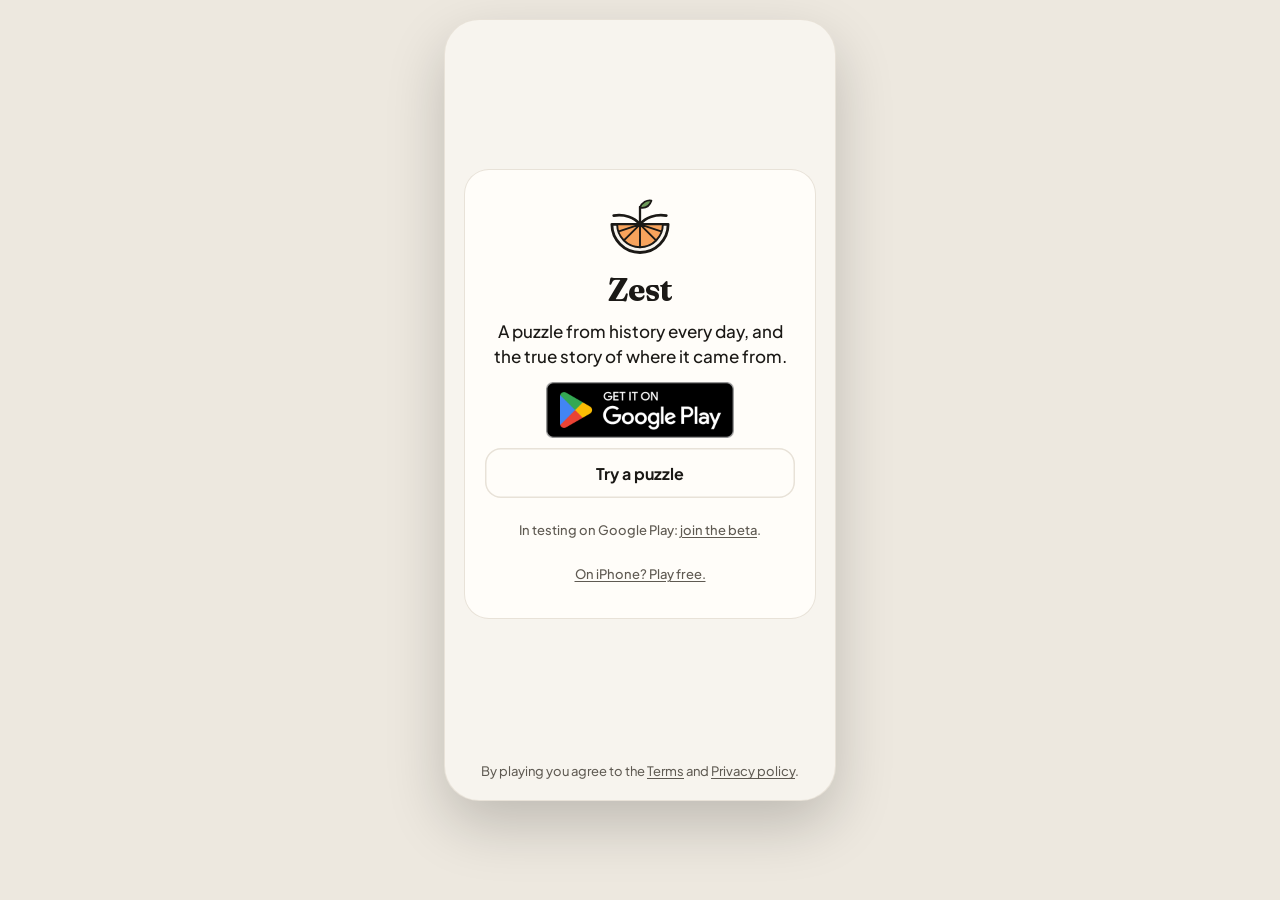
<file: zest/play/index.html>
<!doctype html>
<html lang="en"><head><meta charset="utf-8"><meta name="viewport" content="width=device-width, initial-scale=1, viewport-fit=cover">
<meta name="color-scheme" content="light dark"><meta name="robots" content="noindex">
<meta http-equiv="Content-Security-Policy" content="default-src 'self'; script-src 'self'; style-src 'self' 'unsafe-inline'; img-src 'self' data:; font-src 'self'; connect-src https://zest-api.orangepulplabs.workers.dev; base-uri 'none'; form-action 'none'">
<title>A friend challenged you on Zest</title><meta name="description" content="Play the same puzzle they solved. Free, no sign-up.">
<meta property="og:title" content="A friend challenged you on Zest"><meta property="og:description" content="Play the same puzzle they solved. Free, no sign-up."><meta property="og:type" content="website"><meta property="og:site_name" content="Zest by OrangePulp Labs"><meta property="og:url" content="https://orangepulplabs.com/zest/play/">
<meta property="og:image" content="https://orangepulplabs.com/zest/play/og-challenge.jpg?v=7d2a2870"><meta property="og:image:type" content="image/jpeg"><meta property="og:image:width" content="1200"><meta property="og:image:height" content="630"><meta property="og:image:alt" content="Zest. A friend challenged you.">
<meta name="twitter:card" content="summary_large_image"><meta name="twitter:title" content="A friend challenged you on Zest"><meta name="twitter:description" content="Play the same puzzle they solved. Free, no sign-up."><meta name="twitter:image" content="https://orangepulplabs.com/zest/play/og-challenge.jpg?v=7d2a2870">
<link rel="icon" href="../../favicon.svg" type="image/svg+xml">
<link rel="stylesheet" href="v4.css?v=00e32516">
</head><body class="zg">
<div class="phone"><div id="banners"></div><main id="screen" tabindex="-1"><p style="padding:24px">Loading your puzzle&hellip;</p><noscript><p style="padding:24px">Turn on JavaScript to play Zest.</p></noscript></main><div id="toast" role="status" aria-live="polite"></div><div id="live" class="sr" role="status" aria-live="polite"></div><div id="hand"><svg viewBox="0 0 24 24"><path d="M18 11V10a2 2 0 0 0-2-2a2 2 0 0 0-2 2"/><path d="M14 10V9a2 2 0 0 0-2-2a2 2 0 0 0-2 2v1"/><path d="M10 9.5V4a2 2 0 0 0-2-2a2 2 0 0 0-2 2v10"/><path d="M18 11a2 2 0 1 1 4 0v3a8 8 0 0 1-8 8h-2c-2.8 0-4.5-.86-5.99-2.34l-3.6-3.6a2 2 0 0 1 2.83-2.82L7 15"/></svg><i></i></div>
<nav class="tabs" id="tabsnav" aria-label="Main" hidden><button id="tt1">Today</button><button id="tt2">Challenges</button><button id="tt3">Play</button><button id="tt4">Families</button><button id="tt5">Settings</button></nav></div>
<script src="play-boot.js?v=662b02f4"></script>
</body></html>
</file>
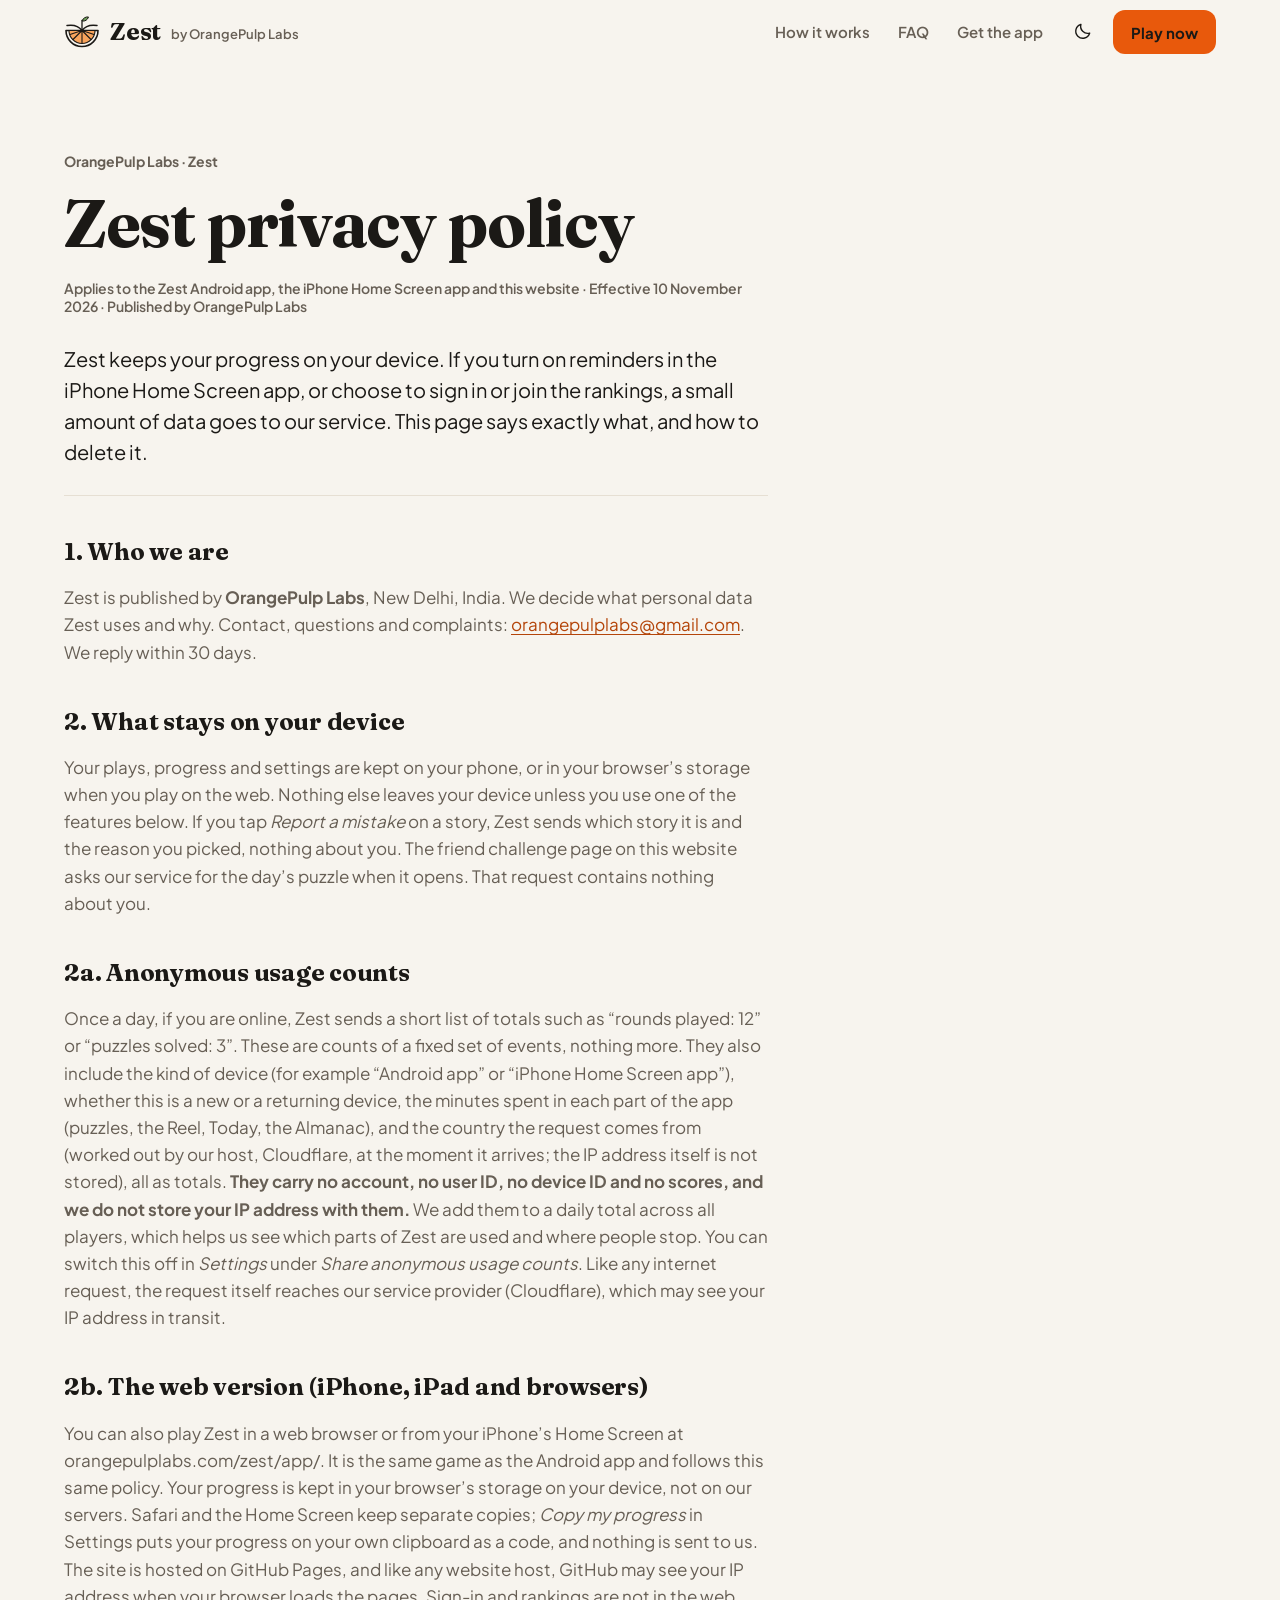
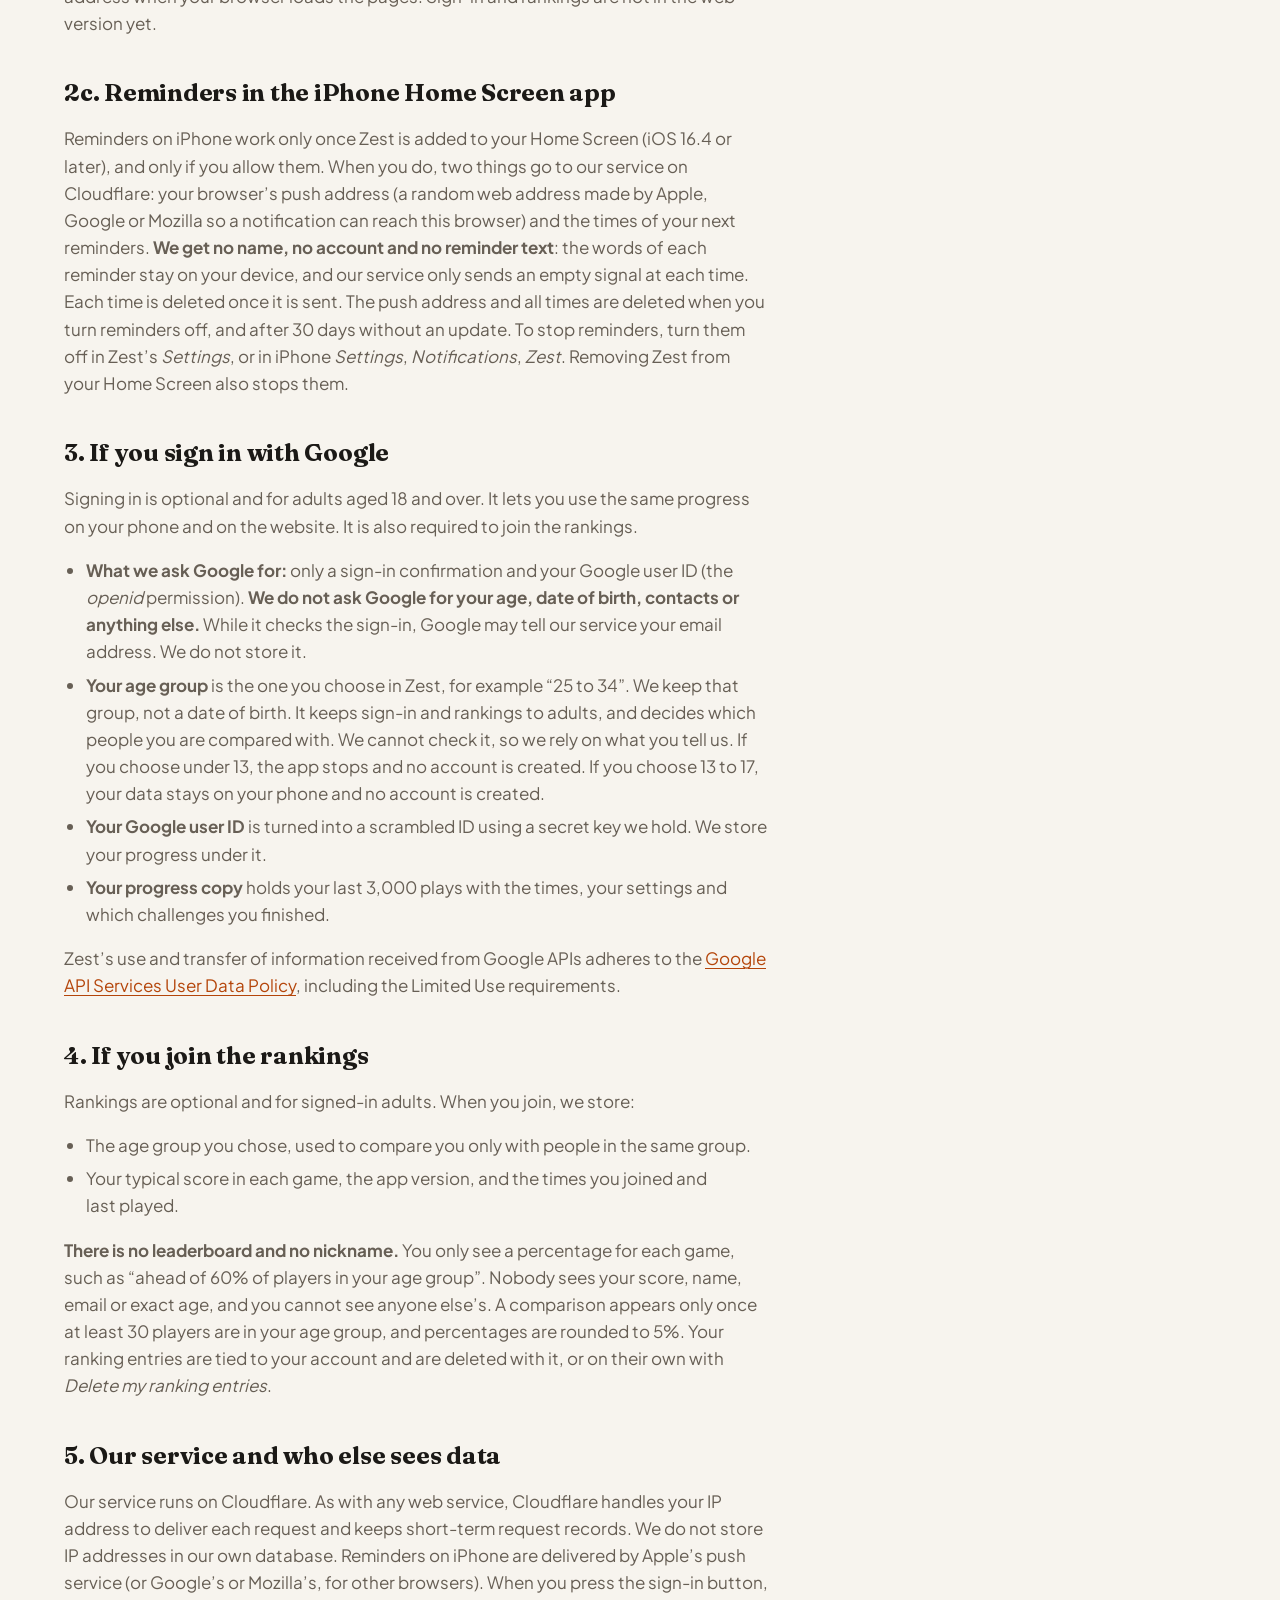
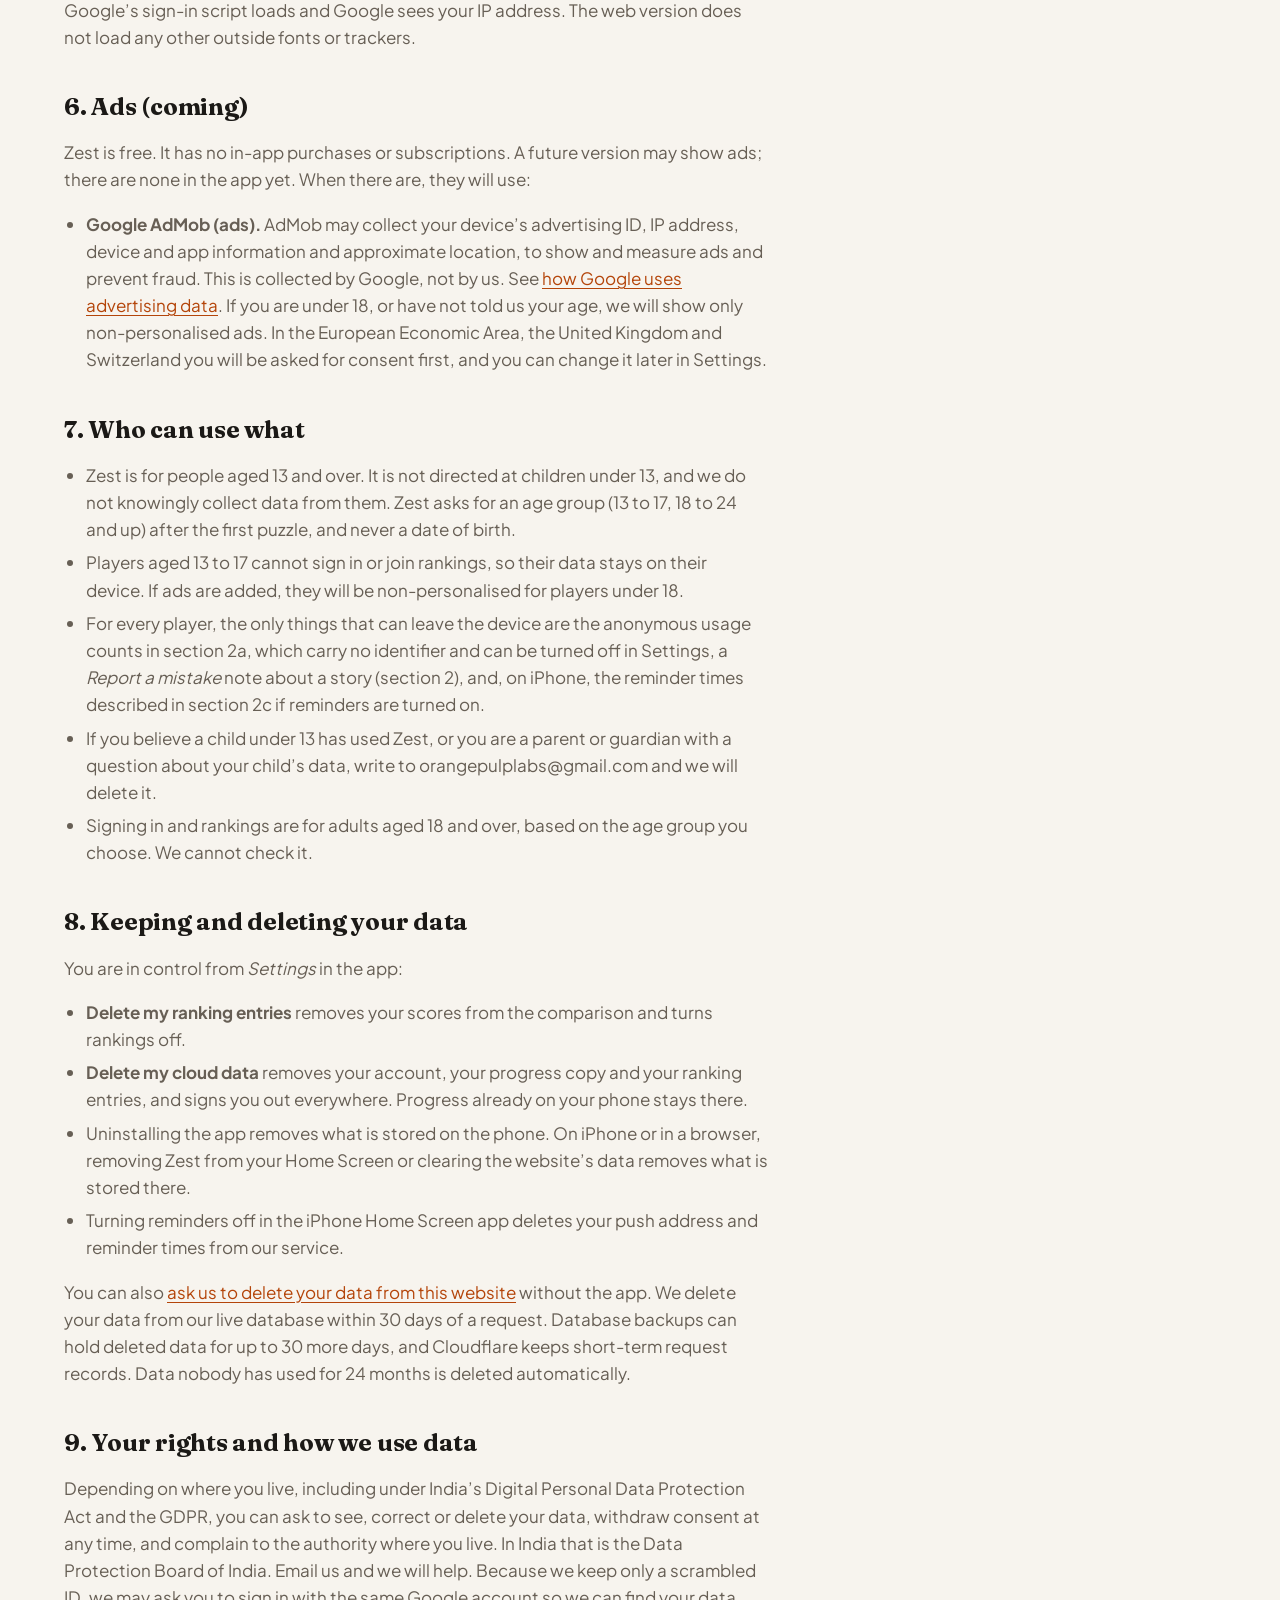
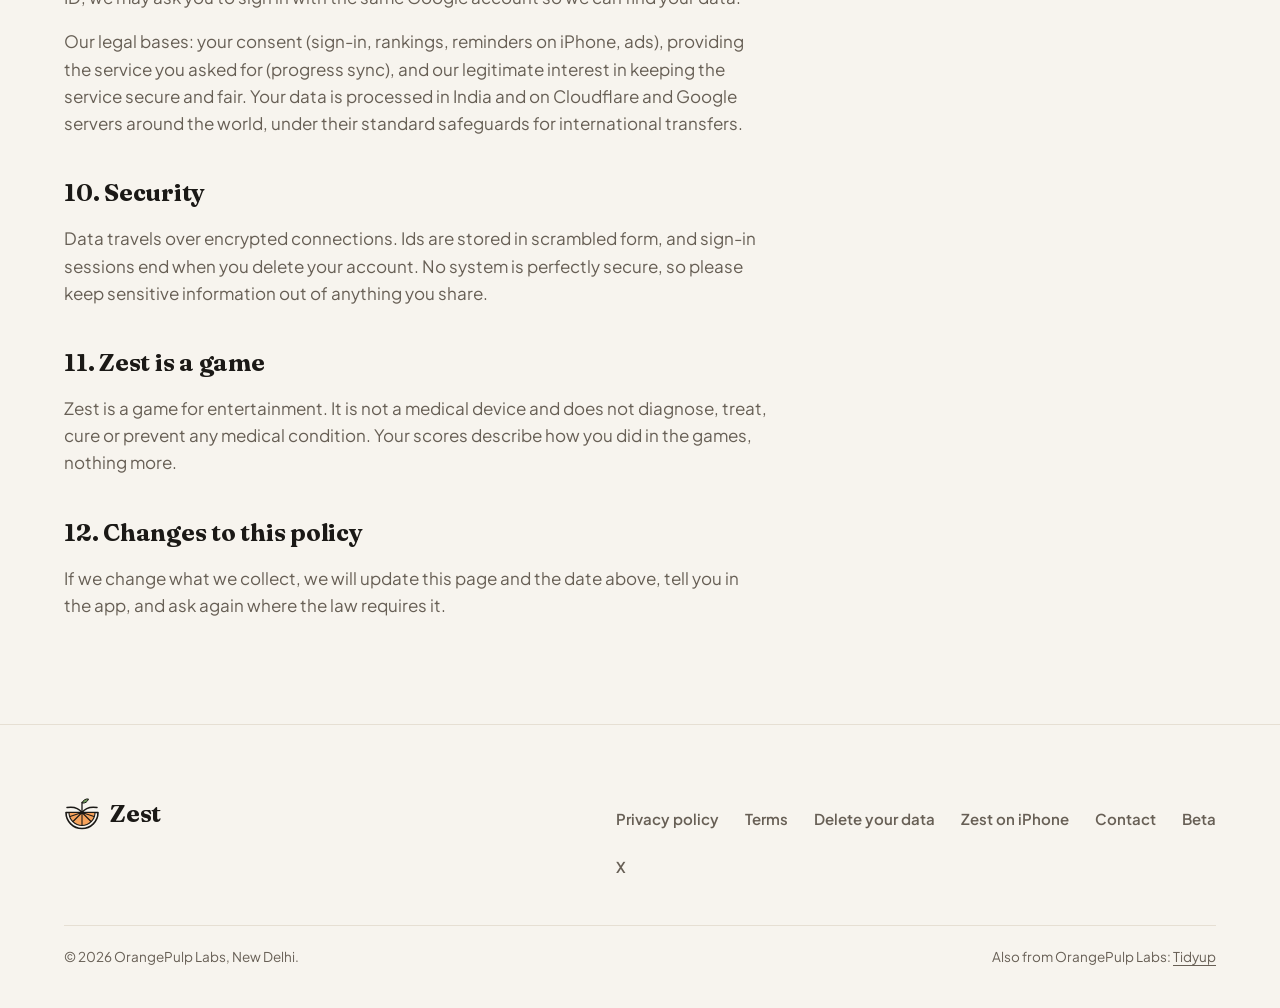
<file: zest/privacy/index.html>
<!doctype html>
<html lang="en"><head><meta charset="utf-8"><meta name="viewport" content="width=device-width, initial-scale=1">
<meta http-equiv="Content-Security-Policy" content="default-src 'self'; script-src 'self' 'sha256-QTKUewccu4vymS6kCMDNSDtay0EPB0g5P4r34XDZfdQ=' 'sha256-Vh+UP30lNJvGBYWdzZxAUK+y81493YvVL1dWbyquZeo=' 'sha256-pTbb8JbGk4zLvIL3lybxG49K9FkMTjkUg5TY1fs7nts='; style-src 'self' 'unsafe-inline'; img-src 'self' data:; font-src 'self'; connect-src 'self'; object-src 'none'; base-uri 'none'; form-action 'none'"><title>Zest privacy policy | OrangePulp Labs</title><meta name="description" content="How the Zest app and website handle your data."><meta name="color-scheme" content="light dark">
<meta property="og:title" content="Zest privacy policy | OrangePulp Labs"><meta property="og:description" content="How the Zest app and website handle your data."><meta property="og:type" content="website"><meta property="og:site_name" content="Zest by OrangePulp Labs"><meta property="og:url" content="https://orangepulplabs.com/zest/privacy/">
<meta property="og:image" content="https://orangepulplabs.com/og-zest.jpg"><meta property="og:image:alt" content="Zest. A puzzle from history, every day."><meta property="og:image:width" content="1200"><meta property="og:image:height" content="630"><meta name="twitter:card" content="summary_large_image">
<link rel="canonical" href="https://orangepulplabs.com/zest/privacy/"><link rel="icon" href="../../favicon.svg" type="image/svg+xml"><link rel="apple-touch-icon" href="../../apple-touch-icon.png">
<link rel="preload" href="../../fonts/plus-jakarta.woff2" as="font" type="font/woff2" crossorigin><link rel="preload" href="../../fonts/fraunces-latin.woff2" as="font" type="font/woff2" crossorigin>
<script>try{var t=localStorage.getItem('theme');if(t)document.documentElement.setAttribute('data-theme',t)}catch(e){}</script><script>(function(){var u=navigator.userAgent||'',q=location.search,c=/[?&]as=ios\b/.test(q)||/iPhone|iPad|iPod/.test(u)||(navigator.platform==='MacIntel'&&navigator.maxTouchPoints>1)?'ios':/[?&]as=android\b/.test(q)||/Android/.test(u)?'android':'desk';document.documentElement.classList.add('zos-'+c)})()</script><link rel="stylesheet" href="../../style.css?v=b7b6ccda"></head><body>
<a class="skip" href="#main">Skip to content</a>
<header class="site-head"><div class="zw hbar"><a class="brand" href="../../" aria-label="Zest, home"><svg class="zm" xmlns="http://www.w3.org/2000/svg" viewBox="18 20 72 66" aria-hidden="true"><path d="M22 50h64a32 32 0 0 1-64 0z" fill="#F7F4EE" stroke="#1B1916" stroke-width="3.2" stroke-linejoin="round"/>
  <path d="M28 50h52a26 26 0 0 1-52 0z" fill="#F7A35C" stroke="#1B1916" stroke-width="2.2" stroke-linejoin="round"/>
  <g stroke="#1B1916" stroke-width="2.2" stroke-linecap="round"><path d="M54 50v26M54 50L36 68M54 50l18 18M54 50L30 58M54 50l24 8"/></g>
  <path d="M54 50c-6-8-18-12-30-10M54 50c6-8 18-12 30-10" fill="none" stroke="#1B1916" stroke-width="3" stroke-linecap="round"/>
  <path d="M54 50V30" stroke="#1B1916" stroke-width="2.6" stroke-linecap="round"/>
  <path d="M54 31c2-6 8-9 13-8-2 6-7 9-13 8z" fill="#6E9B5A" stroke="#1B1916" stroke-width="2" stroke-linejoin="round"/></svg><span>Zest</span><small>by OrangePulp Labs</small></a><nav aria-label="Main"><a class="hl" href="../../#how">How it works</a><a class="hl" href="../../#faq">FAQ</a><a class="hl" href="../../install/">Get the app</a><button class="theme" id="theme" type="button" aria-label="Switch between light and dark"><span class="l"><svg viewBox="0 0 24 24" width="20" height="20" fill="none" stroke="currentColor" stroke-width="1.7" stroke-linecap="round" stroke-linejoin="round" aria-hidden="true"><path d="M20 14.5A8.5 8.5 0 019.5 4a8.5 8.5 0 1010.5 10.5z"/></svg></span><span class="d"><svg viewBox="0 0 24 24" width="20" height="20" fill="none" stroke="currentColor" stroke-width="1.7" stroke-linecap="round" stroke-linejoin="round" aria-hidden="true"><circle cx="12" cy="12" r="4"/><path d="M12 2v2M12 20v2M2 12h2M20 12h2M4.9 4.9l1.4 1.4M17.7 17.7l1.4 1.4M4.9 19.1l1.4-1.4M17.7 6.3l1.4-1.4"/></svg></span></button><a class="btn primary hget" href="../../zest/app/?play">Play now</a></nav></div></header>

<main id="main" class="doc">
<p class="label">OrangePulp Labs &middot; Zest</p>
<h1>Zest privacy policy</h1>
<p class="meta">Applies to the Zest Android app, the iPhone Home Screen app and this website &middot; Effective 10 November 2026 &middot; Published by OrangePulp Labs</p>
<p class="lead">Zest keeps your progress on your device. If you turn on reminders in the iPhone Home Screen app, or choose to sign in or join the rankings, a small amount of data goes to our service. This page says exactly what, and how to delete it.</p>
<h2>1. Who we are</h2>
<p>Zest is published by <strong>OrangePulp Labs</strong>, New Delhi, India. We decide what personal data Zest uses and why. Contact, questions and complaints: <a href="mailto:orangepulplabs@gmail.com">orangepulplabs@gmail.com</a>. We reply within 30 days.</p>

<h2>2. What stays on your device</h2>
<p>Your plays, progress and settings are kept on your phone, or in your browser&rsquo;s storage when you play on the web. Nothing else leaves your device unless you use one of the features below. If you tap <em>Report a mistake</em> on a story, Zest sends which story it is and the reason you picked, nothing about you. The friend challenge page on this website asks our service for the day&rsquo;s puzzle when it opens. That request contains nothing about you.</p>

<h2>2a. Anonymous usage counts</h2>
<p>Once a day, if you are online, Zest sends a short list of totals such as &ldquo;rounds played: 12&rdquo; or &ldquo;puzzles solved: 3&rdquo;. These are counts of a fixed set of events, nothing more. They also include the kind of device (for example &ldquo;Android app&rdquo; or &ldquo;iPhone Home Screen app&rdquo;), whether this is a new or a returning device, the minutes spent in each part of the app (puzzles, the Reel, Today, the Almanac), and the country the request comes from (worked out by our host, Cloudflare, at the moment it arrives; the IP address itself is not stored), all as totals. <strong>They carry no account, no user ID, no device ID and no scores, and we do not store your IP address with them.</strong> We add them to a daily total across all players, which helps us see which parts of Zest are used and where people stop. You can switch this off in <em>Settings</em> under <em>Share anonymous usage counts</em>. Like any internet request, the request itself reaches our service provider (Cloudflare), which may see your IP address in transit.</p>

<h2>2b. The web version (iPhone, iPad and browsers)</h2>
<p>You can also play Zest in a web browser or from your iPhone&rsquo;s Home Screen at orangepulplabs.com/zest/app/. It is the same game as the Android app and follows this same policy. Your progress is kept in your browser&rsquo;s storage on your device, not on our servers. Safari and the Home Screen keep separate copies; <em>Copy my progress</em> in Settings puts your progress on your own clipboard as a code, and nothing is sent to us. The site is hosted on GitHub Pages, and like any website host, GitHub may see your IP address when your browser loads the pages. Sign-in and rankings are not in the web version yet.</p>

<h2>2c. Reminders in the iPhone Home Screen app</h2>
<p>Reminders on iPhone work only once Zest is added to your Home Screen (iOS 16.4 or later), and only if you allow them. When you do, two things go to our service on Cloudflare: your browser&rsquo;s push address (a random web address made by Apple, Google or Mozilla so a notification can reach this browser) and the times of your next reminders. <strong>We get no name, no account and no reminder text</strong>: the words of each reminder stay on your device, and our service only sends an empty signal at each time. Each time is deleted once it is sent. The push address and all times are deleted when you turn reminders off, and after 30 days without an update. To stop reminders, turn them off in Zest&rsquo;s <em>Settings</em>, or in iPhone <em>Settings</em>, <em>Notifications</em>, <em>Zest</em>. Removing Zest from your Home Screen also stops them.</p>

<h2>3. If you sign in with Google</h2>
<p>Signing in is optional and for adults aged 18 and over. It lets you use the same progress on your phone and on the website. It is also required to join the rankings.</p>
<ul>
  <li><strong>What we ask Google for:</strong> only a sign-in confirmation and your Google user ID (the <em>openid</em> permission). <strong>We do not ask Google for your age, date of birth, contacts or anything else.</strong> While it checks the sign-in, Google may tell our service your email address. We do not store it.</li>
  <li><strong>Your age group</strong> is the one you choose in Zest, for example &ldquo;25 to 34&rdquo;. We keep that group, not a date of birth. It keeps sign-in and rankings to adults, and decides which people you are compared with. We cannot check it, so we rely on what you tell us. If you choose under 13, the app stops and no account is created. If you choose 13 to 17, your data stays on your phone and no account is created.</li>
  <li><strong>Your Google user ID</strong> is turned into a scrambled ID using a secret key we hold. We store your progress under it.</li>
  <li><strong>Your progress copy</strong> holds your last 3,000 plays with the times, your settings and which challenges you finished.</li>
</ul>
<p>Zest&rsquo;s use and transfer of information received from Google APIs adheres to the <a href="https://developers.google.com/terms/api-services-user-data-policy">Google API Services User Data Policy</a>, including the Limited Use requirements.</p>

<h2>4. If you join the rankings</h2>
<p>Rankings are optional and for signed-in adults. When you join, we store:</p>
<ul>
  <li>The age group you chose, used to compare you only with people in the same group.</li>
  <li>Your typical score in each game, the app version, and the times you joined and last played.</li>
</ul>
<p><strong>There is no leaderboard and no nickname.</strong> You only see a percentage for each game, such as &ldquo;ahead of 60% of players in your age group&rdquo;. Nobody sees your score, name, email or exact age, and you cannot see anyone else&rsquo;s. A comparison appears only once at least 30 players are in your age group, and percentages are rounded to 5%. Your ranking entries are tied to your account and are deleted with it, or on their own with <em>Delete my ranking entries</em>.</p>

<h2>5. Our service and who else sees data</h2>
<p>Our service runs on Cloudflare. As with any web service, Cloudflare handles your IP address to deliver each request and keeps short-term request records. We do not store IP addresses in our own database. Reminders on iPhone are delivered by Apple&rsquo;s push service (or Google&rsquo;s or Mozilla&rsquo;s, for other browsers). When you press the sign-in button, Google&rsquo;s sign-in script loads and Google sees your IP address. The web version does not load any other outside fonts or trackers.</p>

<h2>6. Ads (coming)</h2>
<p>Zest is free. It has no in-app purchases or subscriptions. A future version may show ads; there are none in the app yet. When there are, they will use:</p>
<ul>
  <li><strong>Google AdMob (ads).</strong> AdMob may collect your device&rsquo;s advertising ID, IP address, device and app information and approximate location, to show and measure ads and prevent fraud. This is collected by Google, not by us. See <a href="https://policies.google.com/technologies/ads">how Google uses advertising data</a>. If you are under 18, or have not told us your age, we will show only non-personalised ads. In the European Economic Area, the United Kingdom and Switzerland you will be asked for consent first, and you can change it later in Settings.</li></ul>

<h2>7. Who can use what</h2>
<ul>
  <li>Zest is for people aged 13 and over. It is not directed at children under 13, and we do not knowingly collect data from them. Zest asks for an age group (13 to 17, 18 to 24 and up) after the first puzzle, and never a date of birth.</li>
  <li>Players aged 13 to 17 cannot sign in or join rankings, so their data stays on their device. If ads are added, they will be non-personalised for players under 18.</li>
  <li>For every player, the only things that can leave the device are the anonymous usage counts in section 2a, which carry no identifier and can be turned off in Settings, a <em>Report a mistake</em> note about a story (section 2), and, on iPhone, the reminder times described in section 2c if reminders are turned on.</li>
  <li>If you believe a child under 13 has used Zest, or you are a parent or guardian with a question about your child&rsquo;s data, write to orangepulplabs@gmail.com and we will delete it.</li>
  <li>Signing in and rankings are for adults aged 18 and over, based on the age group you choose. We cannot check it.</li>
</ul>

<h2>8. Keeping and deleting your data</h2>
<p>You are in control from <em>Settings</em> in the app:</p>
<ul>
  <li><strong>Delete my ranking entries</strong> removes your scores from the comparison and turns rankings off.</li>
  <li><strong>Delete my cloud data</strong> removes your account, your progress copy and your ranking entries, and signs you out everywhere. Progress already on your phone stays there.</li>
  <li>Uninstalling the app removes what is stored on the phone. On iPhone or in a browser, removing Zest from your Home Screen or clearing the website&rsquo;s data removes what is stored there.</li>
  <li>Turning reminders off in the iPhone Home Screen app deletes your push address and reminder times from our service.</li>
</ul>
<p>You can also <a href="../delete/">ask us to delete your data from this website</a> without the app. We delete your data from our live database within 30 days of a request. Database backups can hold deleted data for up to 30 more days, and Cloudflare keeps short-term request records. Data nobody has used for 24 months is deleted automatically.</p>

<h2>9. Your rights and how we use data</h2>
<p>Depending on where you live, including under India&rsquo;s Digital Personal Data Protection Act and the GDPR, you can ask to see, correct or delete your data, withdraw consent at any time, and complain to the authority where you live. In India that is the Data Protection Board of India. Email us and we will help. Because we keep only a scrambled ID, we may ask you to sign in with the same Google account so we can find your data.</p>
<p>Our legal bases: your consent (sign-in, rankings, reminders on iPhone, ads), providing the service you asked for (progress sync), and our legitimate interest in keeping the service secure and fair. Your data is processed in India and on Cloudflare and Google servers around the world, under their standard safeguards for international transfers.</p>

<h2>10. Security</h2>
<p>Data travels over encrypted connections. Ids are stored in scrambled form, and sign-in sessions end when you delete your account. No system is perfectly secure, so please keep sensitive information out of anything you share.</p>

<h2>11. Zest is a game</h2>
<p>Zest is a game for entertainment. It is not a medical device and does not diagnose, treat, cure or prevent any medical condition. Your scores describe how you did in the games, nothing more.</p>

<h2>12. Changes to this policy</h2>
<p>If we change what we collect, we will update this page and the date above, tell you in the app, and ask again where the law requires it.</p>

</main>
<footer class="site-foot"><div class="zw">
<div class="fgrid"><div class="fbrand"><a class="brand" href="../../"><svg class="zm" xmlns="http://www.w3.org/2000/svg" viewBox="18 20 72 66" aria-hidden="true"><path d="M22 50h64a32 32 0 0 1-64 0z" fill="#F7F4EE" stroke="#1B1916" stroke-width="3.2" stroke-linejoin="round"/>
  <path d="M28 50h52a26 26 0 0 1-52 0z" fill="#F7A35C" stroke="#1B1916" stroke-width="2.2" stroke-linejoin="round"/>
  <g stroke="#1B1916" stroke-width="2.2" stroke-linecap="round"><path d="M54 50v26M54 50L36 68M54 50l18 18M54 50L30 58M54 50l24 8"/></g>
  <path d="M54 50c-6-8-18-12-30-10M54 50c6-8 18-12 30-10" fill="none" stroke="#1B1916" stroke-width="3" stroke-linecap="round"/>
  <path d="M54 50V30" stroke="#1B1916" stroke-width="2.6" stroke-linecap="round"/>
  <path d="M54 31c2-6 8-9 13-8-2 6-7 9-13 8z" fill="#6E9B5A" stroke="#1B1916" stroke-width="2" stroke-linejoin="round"/></svg><span>Zest</span></a></div>
<nav class="flinks" aria-label="Footer"><a href="../../zest/privacy/">Privacy policy</a><a href="../../zest/terms/">Terms</a><a href="../../zest/delete/">Delete your data</a><a href="../../zest/iphone/">Zest on iPhone</a><a href="../../contact/">Contact</a><a href="../../beta/">Beta</a><a href="https://x.com/orangepulplabs" rel="me noopener">X</a></nav></div>
<p class="fsmall"><span>&copy; 2026 OrangePulp Labs, New Delhi.</span><span>Also from OrangePulp Labs: <a href="../../tidyup/">Tidyup</a></span></p>
</div></footer>
<script>(function(){var b=document.getElementById('theme');if(!b)return;function dark(){var t=document.documentElement.getAttribute('data-theme');return t?t==='dark':matchMedia('(prefers-color-scheme: dark)').matches}b.addEventListener('click',function(){var n=dark()?'light':'dark';document.documentElement.setAttribute('data-theme',n);try{localStorage.setItem('theme',n)}catch(e){}})})()</script>
</body></html>
</file>
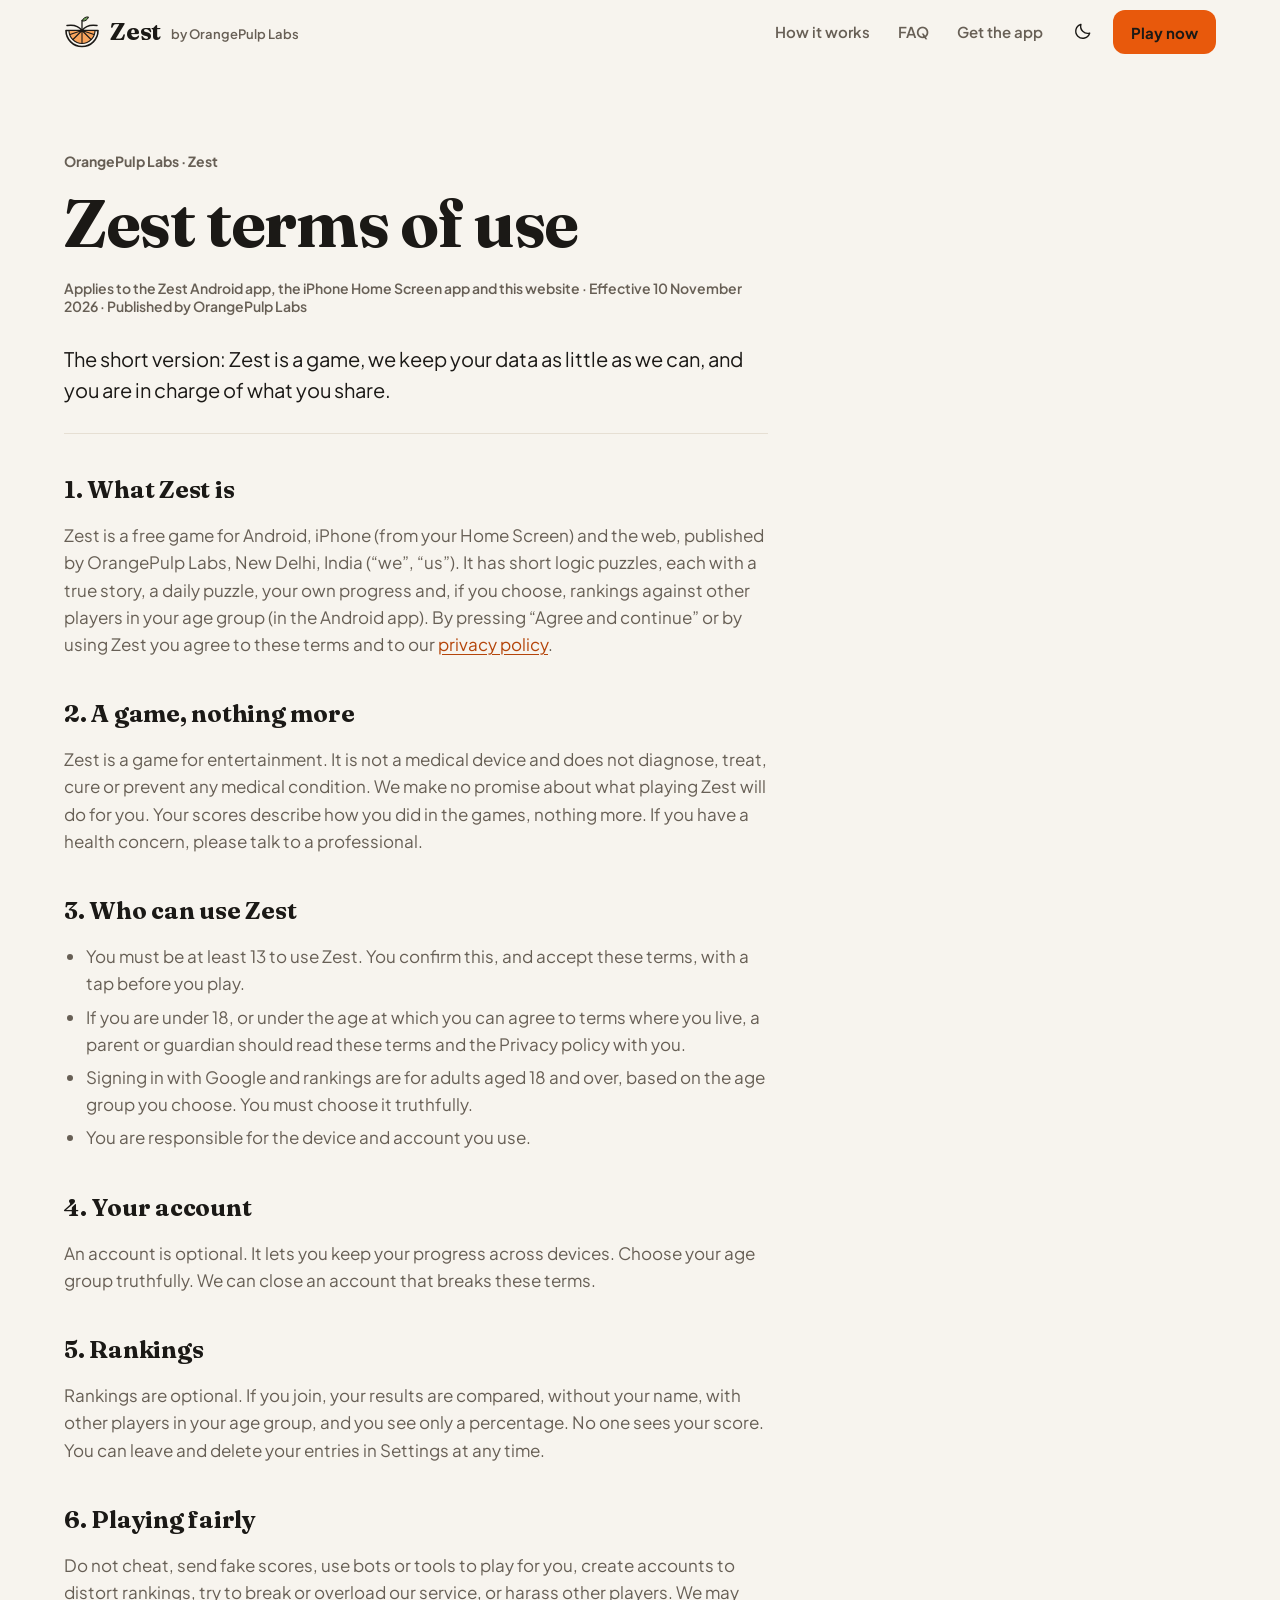
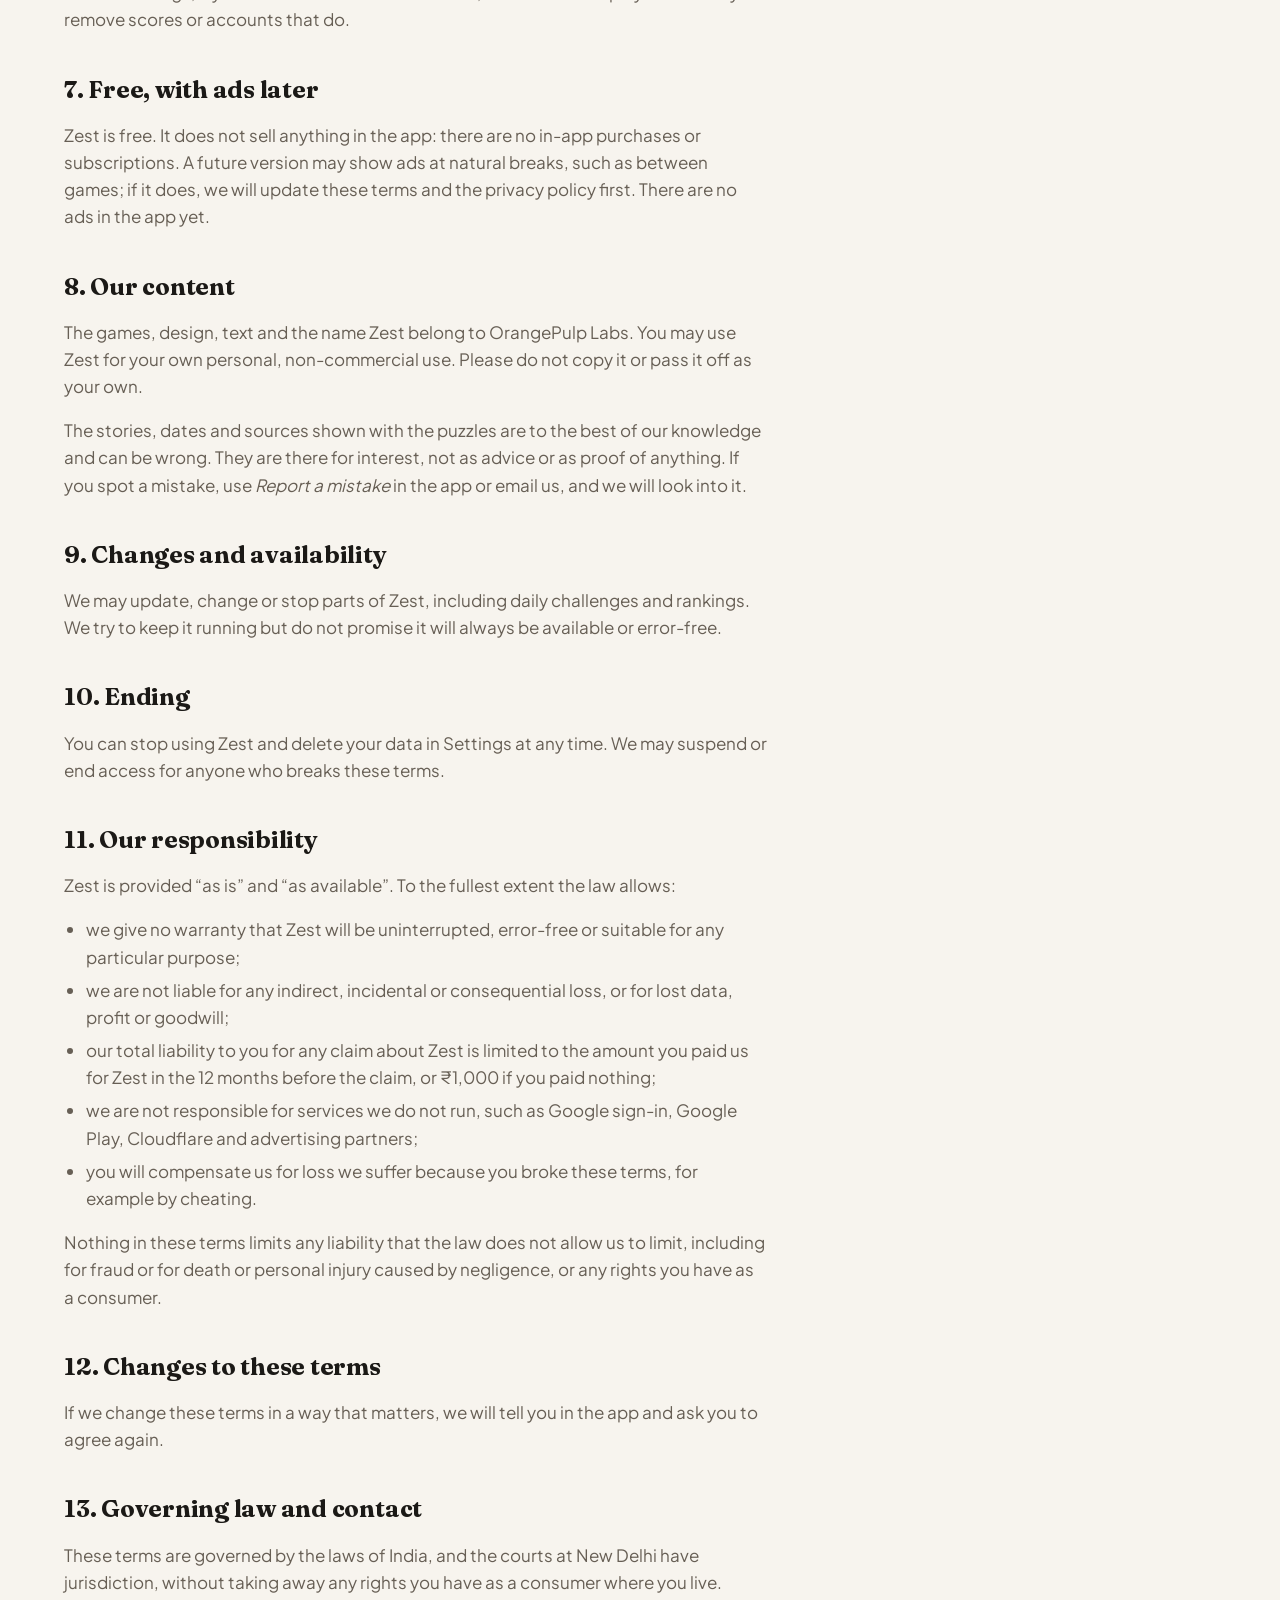
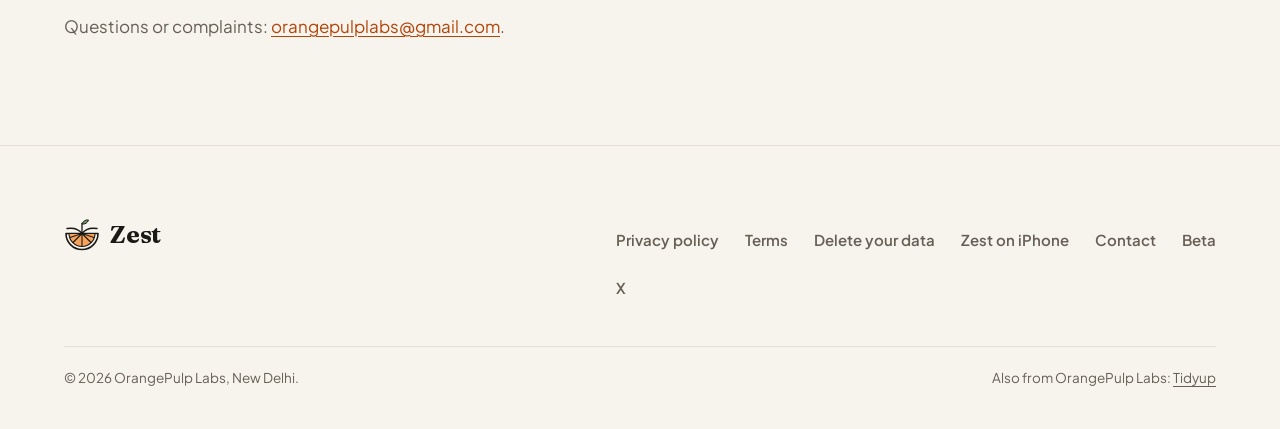
<file: zest/terms/index.html>
<!doctype html>
<html lang="en"><head><meta charset="utf-8"><meta name="viewport" content="width=device-width, initial-scale=1">
<meta http-equiv="Content-Security-Policy" content="default-src 'self'; script-src 'self' 'sha256-QTKUewccu4vymS6kCMDNSDtay0EPB0g5P4r34XDZfdQ=' 'sha256-Vh+UP30lNJvGBYWdzZxAUK+y81493YvVL1dWbyquZeo=' 'sha256-pTbb8JbGk4zLvIL3lybxG49K9FkMTjkUg5TY1fs7nts='; style-src 'self' 'unsafe-inline'; img-src 'self' data:; font-src 'self'; connect-src 'self'; object-src 'none'; base-uri 'none'; form-action 'none'"><title>Zest terms of use | OrangePulp Labs</title><meta name="description" content="The terms for using the Zest app and website."><meta name="color-scheme" content="light dark">
<meta property="og:title" content="Zest terms of use | OrangePulp Labs"><meta property="og:description" content="The terms for using the Zest app and website."><meta property="og:type" content="website"><meta property="og:site_name" content="Zest by OrangePulp Labs"><meta property="og:url" content="https://orangepulplabs.com/zest/terms/">
<meta property="og:image" content="https://orangepulplabs.com/og-zest.jpg"><meta property="og:image:alt" content="Zest. A puzzle from history, every day."><meta property="og:image:width" content="1200"><meta property="og:image:height" content="630"><meta name="twitter:card" content="summary_large_image">
<link rel="canonical" href="https://orangepulplabs.com/zest/terms/"><link rel="icon" href="../../favicon.svg" type="image/svg+xml"><link rel="apple-touch-icon" href="../../apple-touch-icon.png">
<link rel="preload" href="../../fonts/plus-jakarta.woff2" as="font" type="font/woff2" crossorigin><link rel="preload" href="../../fonts/fraunces-latin.woff2" as="font" type="font/woff2" crossorigin>
<script>try{var t=localStorage.getItem('theme');if(t)document.documentElement.setAttribute('data-theme',t)}catch(e){}</script><script>(function(){var u=navigator.userAgent||'',q=location.search,c=/[?&]as=ios\b/.test(q)||/iPhone|iPad|iPod/.test(u)||(navigator.platform==='MacIntel'&&navigator.maxTouchPoints>1)?'ios':/[?&]as=android\b/.test(q)||/Android/.test(u)?'android':'desk';document.documentElement.classList.add('zos-'+c)})()</script><link rel="stylesheet" href="../../style.css?v=b7b6ccda"></head><body>
<a class="skip" href="#main">Skip to content</a>
<header class="site-head"><div class="zw hbar"><a class="brand" href="../../" aria-label="Zest, home"><svg class="zm" xmlns="http://www.w3.org/2000/svg" viewBox="18 20 72 66" aria-hidden="true"><path d="M22 50h64a32 32 0 0 1-64 0z" fill="#F7F4EE" stroke="#1B1916" stroke-width="3.2" stroke-linejoin="round"/>
  <path d="M28 50h52a26 26 0 0 1-52 0z" fill="#F7A35C" stroke="#1B1916" stroke-width="2.2" stroke-linejoin="round"/>
  <g stroke="#1B1916" stroke-width="2.2" stroke-linecap="round"><path d="M54 50v26M54 50L36 68M54 50l18 18M54 50L30 58M54 50l24 8"/></g>
  <path d="M54 50c-6-8-18-12-30-10M54 50c6-8 18-12 30-10" fill="none" stroke="#1B1916" stroke-width="3" stroke-linecap="round"/>
  <path d="M54 50V30" stroke="#1B1916" stroke-width="2.6" stroke-linecap="round"/>
  <path d="M54 31c2-6 8-9 13-8-2 6-7 9-13 8z" fill="#6E9B5A" stroke="#1B1916" stroke-width="2" stroke-linejoin="round"/></svg><span>Zest</span><small>by OrangePulp Labs</small></a><nav aria-label="Main"><a class="hl" href="../../#how">How it works</a><a class="hl" href="../../#faq">FAQ</a><a class="hl" href="../../install/">Get the app</a><button class="theme" id="theme" type="button" aria-label="Switch between light and dark"><span class="l"><svg viewBox="0 0 24 24" width="20" height="20" fill="none" stroke="currentColor" stroke-width="1.7" stroke-linecap="round" stroke-linejoin="round" aria-hidden="true"><path d="M20 14.5A8.5 8.5 0 019.5 4a8.5 8.5 0 1010.5 10.5z"/></svg></span><span class="d"><svg viewBox="0 0 24 24" width="20" height="20" fill="none" stroke="currentColor" stroke-width="1.7" stroke-linecap="round" stroke-linejoin="round" aria-hidden="true"><circle cx="12" cy="12" r="4"/><path d="M12 2v2M12 20v2M2 12h2M20 12h2M4.9 4.9l1.4 1.4M17.7 17.7l1.4 1.4M4.9 19.1l1.4-1.4M17.7 6.3l1.4-1.4"/></svg></span></button><a class="btn primary hget" href="../../zest/app/?play">Play now</a></nav></div></header>

<main id="main" class="doc">
<p class="label">OrangePulp Labs &middot; Zest</p>
<h1>Zest terms of use</h1>
<p class="meta">Applies to the Zest Android app, the iPhone Home Screen app and this website &middot; Effective 10 November 2026 &middot; Published by OrangePulp Labs</p>
<p class="lead">The short version: Zest is a game, we keep your data as little as we can, and you are in charge of what you share.</p>
<h2>1. What Zest is</h2>
<p>Zest is a free game for Android, iPhone (from your Home Screen) and the web, published by OrangePulp Labs, New Delhi, India (&ldquo;we&rdquo;, &ldquo;us&rdquo;). It has short logic puzzles, each with a true story, a daily puzzle, your own progress and, if you choose, rankings against other players in your age group (in the Android app). By pressing &ldquo;Agree and continue&rdquo; or by using Zest you agree to these terms and to our <a href="../privacy/">privacy policy</a>.</p>

<h2>2. A game, nothing more</h2>
<p>Zest is a game for entertainment. It is not a medical device and does not diagnose, treat, cure or prevent any medical condition. We make no promise about what playing Zest will do for you. Your scores describe how you did in the games, nothing more. If you have a health concern, please talk to a professional.</p>

<h2>3. Who can use Zest</h2>
<ul>
  <li>You must be at least 13 to use Zest. You confirm this, and accept these terms, with a tap before you play.</li>
  <li>If you are under 18, or under the age at which you can agree to terms where you live, a parent or guardian should read these terms and the Privacy policy with you.</li>
  <li>Signing in with Google and rankings are for adults aged 18 and over, based on the age group you choose. You must choose it truthfully.</li>
  <li>You are responsible for the device and account you use.</li>
</ul>

<h2>4. Your account</h2>
<p>An account is optional. It lets you keep your progress across devices. Choose your age group truthfully. We can close an account that breaks these terms.</p>

<h2>5. Rankings</h2>
<p>Rankings are optional. If you join, your results are compared, without your name, with other players in your age group, and you see only a percentage. No one sees your score. You can leave and delete your entries in Settings at any time.</p>

<h2>6. Playing fairly</h2>
<p>Do not cheat, send fake scores, use bots or tools to play for you, create accounts to distort rankings, try to break or overload our service, or harass other players. We may remove scores or accounts that do.</p>

<h2>7. Free, with ads later</h2>
<p>Zest is free. It does not sell anything in the app: there are no in-app purchases or subscriptions. A future version may show ads at natural breaks, such as between games; if it does, we will update these terms and the privacy policy first. There are no ads in the app yet.</p>

<h2>8. Our content</h2>
<p>The games, design, text and the name Zest belong to OrangePulp Labs. You may use Zest for your own personal, non-commercial use. Please do not copy it or pass it off as your own.</p>

<p>The stories, dates and sources shown with the puzzles are to the best of our knowledge and can be wrong. They are there for interest, not as advice or as proof of anything. If you spot a mistake, use <em>Report a mistake</em> in the app or email us, and we will look into it.</p>

<h2>9. Changes and availability</h2>
<p>We may update, change or stop parts of Zest, including daily challenges and rankings. We try to keep it running but do not promise it will always be available or error-free.</p>

<h2>10. Ending</h2>
<p>You can stop using Zest and delete your data in Settings at any time. We may suspend or end access for anyone who breaks these terms.</p>

<h2>11. Our responsibility</h2>
<p>Zest is provided &ldquo;as is&rdquo; and &ldquo;as available&rdquo;. To the fullest extent the law allows:</p>
<ul>
  <li>we give no warranty that Zest will be uninterrupted, error-free or suitable for any particular purpose;</li>
  <li>we are not liable for any indirect, incidental or consequential loss, or for lost data, profit or goodwill;</li>
  <li>our total liability to you for any claim about Zest is limited to the amount you paid us for Zest in the 12 months before the claim, or &#8377;1,000 if you paid nothing;</li>
  <li>we are not responsible for services we do not run, such as Google sign-in, Google Play, Cloudflare and advertising partners;</li>
  <li>you will compensate us for loss we suffer because you broke these terms, for example by cheating.</li>
</ul>
<p>Nothing in these terms limits any liability that the law does not allow us to limit, including for fraud or for death or personal injury caused by negligence, or any rights you have as a consumer.</p>

<h2>12. Changes to these terms</h2>
<p>If we change these terms in a way that matters, we will tell you in the app and ask you to agree again.</p>

<h2>13. Governing law and contact</h2>
<p>These terms are governed by the laws of India, and the courts at New Delhi have jurisdiction, without taking away any rights you have as a consumer where you live.</p>
<p>Questions or complaints: <a href="mailto:orangepulplabs@gmail.com">orangepulplabs@gmail.com</a>.</p>

</main>
<footer class="site-foot"><div class="zw">
<div class="fgrid"><div class="fbrand"><a class="brand" href="../../"><svg class="zm" xmlns="http://www.w3.org/2000/svg" viewBox="18 20 72 66" aria-hidden="true"><path d="M22 50h64a32 32 0 0 1-64 0z" fill="#F7F4EE" stroke="#1B1916" stroke-width="3.2" stroke-linejoin="round"/>
  <path d="M28 50h52a26 26 0 0 1-52 0z" fill="#F7A35C" stroke="#1B1916" stroke-width="2.2" stroke-linejoin="round"/>
  <g stroke="#1B1916" stroke-width="2.2" stroke-linecap="round"><path d="M54 50v26M54 50L36 68M54 50l18 18M54 50L30 58M54 50l24 8"/></g>
  <path d="M54 50c-6-8-18-12-30-10M54 50c6-8 18-12 30-10" fill="none" stroke="#1B1916" stroke-width="3" stroke-linecap="round"/>
  <path d="M54 50V30" stroke="#1B1916" stroke-width="2.6" stroke-linecap="round"/>
  <path d="M54 31c2-6 8-9 13-8-2 6-7 9-13 8z" fill="#6E9B5A" stroke="#1B1916" stroke-width="2" stroke-linejoin="round"/></svg><span>Zest</span></a></div>
<nav class="flinks" aria-label="Footer"><a href="../../zest/privacy/">Privacy policy</a><a href="../../zest/terms/">Terms</a><a href="../../zest/delete/">Delete your data</a><a href="../../zest/iphone/">Zest on iPhone</a><a href="../../contact/">Contact</a><a href="../../beta/">Beta</a><a href="https://x.com/orangepulplabs" rel="me noopener">X</a></nav></div>
<p class="fsmall"><span>&copy; 2026 OrangePulp Labs, New Delhi.</span><span>Also from OrangePulp Labs: <a href="../../tidyup/">Tidyup</a></span></p>
</div></footer>
<script>(function(){var b=document.getElementById('theme');if(!b)return;function dark(){var t=document.documentElement.getAttribute('data-theme');return t?t==='dark':matchMedia('(prefers-color-scheme: dark)').matches}b.addEventListener('click',function(){var n=dark()?'light':'dark';document.documentElement.setAttribute('data-theme',n);try{localStorage.setItem('theme',n)}catch(e){}})})()</script>
</body></html>
</file>
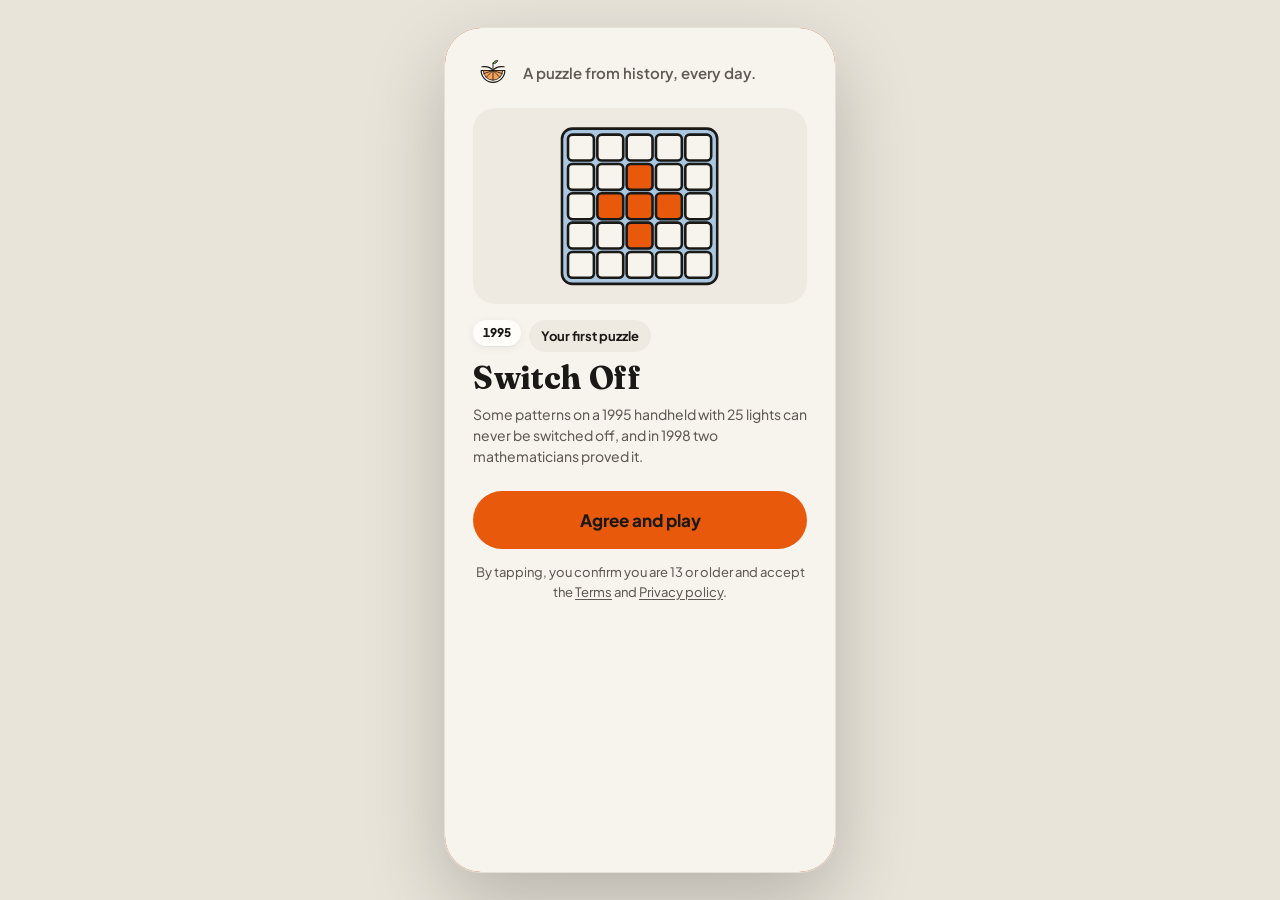
<file: zest/app/v6/index.html>
<!doctype html><meta charset="utf-8"><meta name="robots" content="noindex"><title>Zest</title><meta name="viewport" content="width=device-width,initial-scale=1"><script>location.replace("../"+location.search+location.hash)</script><a href="../">Open Zest</a>
</file>
<file: style.css>
@font-face{font-family:"Plus Jakarta";src:url(fonts/plus-jakarta.woff2) format("woff2");font-weight:200 800;font-style:normal;font-display:swap}
@font-face{font-family:"Fraunces";src:url(fonts/fraunces-latin.woff2) format("woff2");font-weight:600 700;font-style:normal;font-display:swap}
:root{--bg:#F7F4EE;--surface:#FFFDF9;--ink:#1B1916;--muted:#675F55;--line:#E6DFD3;--chip:#D6CEC0;--paper:#F7F4EE;--accent:#E8590C;--on-accent:#1B1916;--link:#B4450A;--tint:#FBE6D6;--ph:#EFE9DF;--band:#F1ECE3;--steel:#D8D4CD;--rest:#557A45;--shadow:0 1px 2px rgba(27,25,22,.05);--ring:rgba(27,25,22,.05);--gutter:clamp(16px,5vw,72px);--font:"Plus Jakarta",system-ui,-apple-system,"Segoe UI",Roboto,sans-serif;--display:"Fraunces",Georgia,"Times New Roman",serif;color-scheme:light}
@media (prefers-color-scheme:dark){:root:not([data-theme=light]){--bg:#14120F;--surface:#1E1B18;--ink:#F3EEE6;--muted:#A69F94;--line:#2F2B27;--chip:#3D3833;--paper:#F7F4EE;--accent:#FF7A2E;--link:#FF9A5C;--tint:#2B1D12;--ph:#24211D;--band:#1A1714;--shadow:none;--ring:rgba(255,255,255,.08);--rest:#7FAF6A;color-scheme:dark}}
:root[data-theme=dark]{--bg:#14120F;--surface:#1E1B18;--ink:#F3EEE6;--muted:#A69F94;--line:#2F2B27;--chip:#3D3833;--paper:#F7F4EE;--accent:#FF7A2E;--link:#FF9A5C;--tint:#2B1D12;--ph:#24211D;--band:#1A1714;--shadow:none;--ring:rgba(255,255,255,.08);--rest:#7FAF6A;color-scheme:dark}
*{box-sizing:border-box}
html{-webkit-text-size-adjust:100%;scroll-padding-top:80px}
body{margin:0;background:var(--bg);color:var(--ink);font:400 17px/1.6 var(--font);-webkit-font-smoothing:antialiased;text-rendering:optimizeLegibility}
a{color:var(--link);text-underline-offset:3px;text-decoration-thickness:1px}
a:hover{text-decoration-thickness:2px}
:focus-visible{outline:2px solid var(--accent);outline-offset:3px;border-radius:6px}
img{max-width:100%}
.wrap{max-width:1560px;margin:0 auto;padding:0 var(--gutter)}
.sr{position:absolute;width:1px;height:1px;overflow:hidden;clip:rect(0 0 0 0);white-space:nowrap}
.skip{position:absolute;left:-999px;top:8px;background:var(--surface);color:var(--ink);padding:10px 14px;z-index:200;border-radius:8px}.skip:focus{left:8px}
.d{display:none!important}
@media (prefers-color-scheme:dark){:root:not([data-theme=light]) .l{display:none!important}:root:not([data-theme=light]) .d{display:block!important}}
:root[data-theme=dark] .l{display:none!important}:root[data-theme=dark] .d{display:block!important}

/* header */
.zw{width:100%;max-width:1560px;margin:0 auto;padding:0 var(--gutter)}
.site-head{position:sticky;top:0;z-index:50;background:var(--bg);background:color-mix(in srgb,var(--bg) 86%,transparent);-webkit-backdrop-filter:blur(12px);backdrop-filter:blur(12px)}
.hbar{display:flex;align-items:center;justify-content:space-between;height:64px;gap:10px}
.brand{display:flex;align-items:center;gap:10px;color:var(--ink);text-decoration:none;white-space:nowrap;min-width:0}
.brand svg{width:36px;height:34px;flex:none}
.brand span{font:700 24px/1 var(--display);letter-spacing:-.01em}
.brand small{font:600 13px var(--font);color:var(--muted);padding-top:4px}
.site-head nav{display:flex;align-items:center;gap:4px}
.site-head nav a.hl{color:var(--muted);text-decoration:none;font-weight:600;font-size:15px;padding:10px 12px;border-radius:10px}
.site-head nav a.hl:hover{color:var(--ink);background:var(--ph)}
.hget{min-height:44px!important;padding:0 18px!important;font-size:15px!important;margin-left:4px;border-radius:12px!important}
@media (prefers-color-scheme:dark){:root:not([data-theme=light]) .zm{background:var(--paper);border-radius:50%}}
:root[data-theme=dark] .zm{background:var(--paper);border-radius:50%}
.theme{width:44px;height:44px;display:grid;place-items:center;border:0;background:transparent;color:var(--ink);border-radius:10px;cursor:pointer;margin-left:2px}
.theme:hover{background:var(--ph)}
.theme svg{width:20px;height:20px}
.appbar{background:var(--surface);border-top:1px solid var(--line);border-bottom:1px solid var(--line)}
.appbar .wrap{display:flex;flex-wrap:wrap;gap:8px 18px;align-items:center;padding-top:12px;padding-bottom:12px}
.appbar img{width:34px;height:34px;border-radius:9px}
.appbar b{font-size:19px;letter-spacing:-.02em}
.appbar span{color:var(--muted);font-size:14.5px}
.appbar nav{margin-left:auto;display:flex;gap:4px}
.appbar nav a{color:var(--muted);text-decoration:none;font-weight:600;font-size:14.5px;min-height:44px;display:inline-flex;align-items:center;padding:0 12px;border-radius:10px}
.appbar nav a:hover{color:var(--ink);background:var(--ph)}
.appbar nav a[aria-current]{color:var(--ink);background:var(--ph)}

/* type */
h1,h2{font-family:var(--display);font-weight:700;letter-spacing:-.02em;margin:0;text-wrap:balance}
h1{font-size:clamp(40px,6vw,80px);line-height:1.02}
h1 em{font-style:normal;color:var(--accent)}
h2{font-size:clamp(28px,3.6vw,44px);line-height:1.08}
h3{font:700 17px/1.35 var(--font);margin:0}
p,li{text-wrap:pretty}
.lede{font-size:clamp(18px,2vw,21px);line-height:1.55;color:var(--muted);max-width:34em;margin:22px 0 0}
.label{font:700 14px/1.4 var(--font);color:var(--link);margin:0 0 16px}
section{padding:clamp(44px,7vw,88px) 0}
.sec-head{margin-bottom:28px}
.sec-head p{color:var(--muted);margin:10px 0 0;max-width:36em}

/* parts */
.btn{display:inline-flex;align-items:center;justify-content:center;gap:8px;min-height:50px;padding:0 22px;border-radius:14px;font:700 16px var(--font);text-decoration:none;cursor:pointer;border:0;transition:transform .15s}
.btn.primary{background:var(--accent);color:var(--on-accent)}
.btn.primary:hover{transform:translateY(-1px)}
.btn.ghost{background:var(--surface);color:var(--ink);box-shadow:0 0 0 1.5px var(--chip)}
.btn:focus-visible{outline-color:var(--ink)}
.btn-row{display:flex;flex-wrap:wrap;gap:12px 14px;align-items:center;margin-top:30px}
.note{font:600 14px var(--font);color:var(--muted)}
.card{background:var(--surface);border-radius:20px;box-shadow:0 0 0 1px var(--line),var(--shadow)}
.ico{width:44px;height:44px;border-radius:13px;background:var(--ph);display:grid;place-items:center;color:var(--ink);flex:none}
.ico svg{width:22px;height:22px}
.ico.tint{background:var(--tint);color:var(--link)}
.tiles{display:grid;grid-template-columns:repeat(auto-fit,minmax(230px,1fr));gap:12px}
.tile{padding:20px;display:flex;flex-direction:column;gap:14px}
.tile p{margin:2px 0 0;color:var(--muted);font-size:15px;line-height:1.45}
.tile h3+p{margin-top:4px}

/* home */
.hero{padding:clamp(36px,6vw,88px) 0 clamp(28px,5vw,64px)}
.herogrid{display:grid;grid-template-columns:1.1fr .9fr;gap:clamp(32px,5vw,80px);align-items:center}

/* bare pages (/install/): no site header or footer; a small fixed bar with Home and the theme switch, above the tile wall */
body.zest{background:var(--ph);min-height:100vh;min-height:100dvh;display:flex;flex-direction:column}
.zbar{display:flex;justify-content:space-between;align-items:center;padding:12px var(--gutter);min-height:68px;position:fixed;top:0;left:0;right:0;z-index:3}
.zbar .btn{min-height:44px;padding:0 16px;font-size:15px}
.zbar .theme{width:44px;height:44px;background:var(--surface);box-shadow:0 0 0 1px var(--line)}

/* tidyup page */
.phones{display:flex;gap:16px;justify-content:center;align-items:flex-start}
.phones .shot:nth-child(2){margin-top:46px}
.shot{margin:0;border-radius:26px;overflow:hidden;background:var(--ph);box-shadow:0 0 0 1px var(--line),0 18px 44px rgba(20,17,15,.14);width:min(46%,260px)}
.shot img,.shot picture{display:block;width:100%;height:auto}
.ledger{padding:6px 24px}
.row{display:grid;grid-template-columns:minmax(140px,1.1fr) 1.2fr 1.2fr 76px;gap:6px 24px;align-items:center;padding:18px 0;border-top:1px solid var(--line)}
.row:first-child{border-top:0}
.row .task{font-weight:700}
.row .io{font:700 16px/1.35 var(--font);font-variant-numeric:tabular-nums}
.row .io small{display:block;font:400 13.5px var(--font);color:var(--muted)}
.row .delta{font:700 15px var(--font);text-align:right;color:var(--muted)}
.row .delta.good{color:var(--link)}
.bars{grid-column:2/4;display:grid;gap:6px}
.bar{height:8px;background:var(--ph);border-radius:99px;overflow:hidden}
.bar i{display:block;height:100%;background:var(--chip);border-radius:99px}
.bar.after i{background:var(--accent)}
.legend{display:flex;gap:20px;font:600 13px var(--font);color:var(--muted);margin:0 0 12px}
.legend span::before{content:"";display:inline-block;width:12px;height:8px;border-radius:4px;margin-right:8px;background:var(--chip)}
.legend .a::before{background:var(--accent)}
.cap{font-size:14px;color:var(--muted);margin:14px 4px 0;max-width:44em}
@media (prefers-reduced-motion:no-preference){.bar i{animation:grow .9s cubic-bezier(.2,.7,.2,1) both}.bar.after i{animation-delay:.25s}}
@media (prefers-reduced-motion:reduce){.btn,.gp,.badge,.ztile .art svg{transition:none!important}.btn.primary:hover,.gp:hover,.badge:hover,.ztile:hover .art svg{transform:none!important}}
@keyframes grow{from{transform:scaleX(0);transform-origin:left}to{transform:scaleX(1);transform-origin:left}}
.strip{display:grid;grid-auto-flow:column;grid-auto-columns:min(62%,250px);gap:16px;overflow-x:auto;scroll-snap-type:x mandatory;padding:6px 2px 14px;margin:0 calc(var(--gutter) * -1);padding-left:var(--gutter);padding-right:var(--gutter)}
.strip figure{margin:0;scroll-snap-align:start}
.strip .shot{width:100%}
.strip figcaption{font:600 14px var(--font);color:var(--muted);margin-top:12px}
.privcard{padding:clamp(22px,3vw,34px);display:flex;gap:20px;align-items:flex-start}

/* document pages */
.doc{max-width:1560px;margin:0 auto;padding:clamp(40px,7vw,88px) var(--gutter) 88px}
.doc>*{max-width:44rem}.doc>h1{max-width:none}
.doc h1{font-size:clamp(38px,5.4vw,68px);margin-bottom:22px}
.doc .meta{font:600 14px var(--font);color:var(--muted);margin:14px 0 28px}
.doc .lead{font-size:20px;line-height:1.55;margin:0 0 8px;padding-bottom:28px;border-bottom:1px solid var(--line)}
.doc h2{font:700 24px/1.3 var(--display);letter-spacing:-.01em;margin:40px 0 8px}
.doc p,.doc li{color:var(--muted)}
.doc .lead{color:var(--ink)}
.doc ul{padding-left:22px}.doc li{margin:6px 0}
.steps{list-style:none;padding:0;counter-reset:s;display:grid;gap:10px}
.steps li{counter-increment:s;position:relative;padding:16px 18px 16px 64px;background:var(--surface);border-radius:16px;box-shadow:0 0 0 1px var(--line);margin:0;color:var(--ink)}
.steps li::before{content:counter(s);position:absolute;left:16px;top:50%;transform:translateY(-50%);width:34px;height:34px;border-radius:11px;background:var(--tint);color:var(--link);font:800 15px/34px var(--font);text-align:center}
.contact{display:grid;gap:12px;margin:26px 0 0}
.contact a.c,.contact div.c{display:flex;gap:16px;align-items:center;padding:18px 20px;text-decoration:none;color:var(--ink)}
.contact .k{font:600 13px var(--font);color:var(--muted)}
.contact .v{font:800 clamp(16px,4.3vw,28px)/1.2 var(--font);letter-spacing:-.02em;overflow-wrap:anywhere}

/* footer */
footer.site-foot{border-top:1px solid var(--line);padding:clamp(40px,6vw,72px) 0 40px;font-size:15px;color:var(--muted)}
.fgrid{display:flex;flex-wrap:wrap;justify-content:space-between;gap:24px 48px;align-items:flex-start}
.fbrand p{margin:12px 0 0;font:600 17px var(--display);color:var(--ink)}
.flinks{display:flex;flex-wrap:wrap;gap:4px 26px;max-width:40em}
.flinks a{color:var(--muted);text-decoration:none;font-weight:600;padding:10px 0;white-space:nowrap}
.flinks a:hover{color:var(--ink);text-decoration:underline}
.fsmall{margin:36px 0 0;padding-top:20px;border-top:1px solid var(--line);font-size:13.5px;display:flex;flex-wrap:wrap;gap:6px 24px;justify-content:space-between}
.fsmall a{color:var(--muted)}

/* ---- Zest landing (home page and /zest/) ---- */
.zhero{position:relative;overflow:hidden;min-height:calc(100vh - 64px);min-height:calc(100svh - 64px);display:flex;align-items:center;padding:clamp(24px,5vh,72px) 0 clamp(32px,6vh,80px)}
.zhero>.zw{display:grid;grid-template-columns:minmax(0,1.05fr) minmax(0,.95fr);gap:clamp(24px,4vw,80px);align-items:center}
.kicker{display:flex;align-items:center;gap:12px;font:700 13px/1.3 var(--font);color:var(--link);letter-spacing:.09em;text-transform:uppercase;margin:0 0 22px}
.kicker svg{width:54px;height:50px;flex:none}
.zhero h1{font-size:clamp(46px,7.2vw,128px);line-height:.98;letter-spacing:-.03em}
.zhero h1 em{font-style:normal;color:var(--accent)}
.zlede{font-size:clamp(18px,1.55vw,23px);line-height:1.55;color:var(--muted);max-width:30em;margin:26px 0 0}
.dl{display:flex;flex-wrap:wrap;gap:12px;align-items:center;margin-top:34px}
.gp{display:inline-flex;align-items:center;justify-content:center;gap:10px;min-height:56px;padding:0 24px;border-radius:16px;background:var(--accent);color:var(--on-accent);text-decoration:none;font:700 16.5px var(--font);transition:transform .15s}
.gp:hover{transform:translateY(-1px)}
.gp svg{width:18px;height:18px}
.dlnote{flex-basis:100%;margin:4px 0 0;font:500 14px var(--font);color:var(--muted)}
.dlnote a,.icard .side small.fine a{color:inherit;display:inline-flex;align-items:center;min-height:44px}
.badge{display:inline-flex;align-items:center;height:56px;border-radius:12px;text-decoration:none;transition:transform .15s}
.badge:hover{transform:translateY(-1px)}.badge img{display:block;height:56px;width:auto}
.ibadge{box-sizing:border-box;text-decoration:none;display:inline-flex;align-items:center;gap:13px;width:188px;height:56px;padding:0 12px 0 17px;border-radius:9px;background:#000;color:#fff;border:1px solid #A6A6A6;font:600 16px var(--font);cursor:pointer}
.ibadge svg{width:21px;height:34px;flex:none}
.ibadge span{display:flex;flex-direction:column;align-items:flex-start;gap:3px;line-height:1;text-align:left}
.ibadge small{font:600 10.5px var(--font);letter-spacing:.07em;text-transform:uppercase}.ibadge b{font:600 24px var(--font);letter-spacing:-.015em}
.iguide{max-width:min(560px,calc(100% - 32px));width:100%;border:0;border-radius:24px;padding:28px 24px 24px;background:var(--bg);color:var(--ink);box-shadow:0 20px 60px rgba(0,0,0,.35)}
html:has(dialog[open]){overflow:hidden}
.iguide::backdrop{background:rgba(0,0,0,.5)}.iguide h2{font:700 28px/1.15 var(--display);margin:4px 0 8px}.igl{color:var(--muted);margin:0}
.igx{position:absolute;top:12px;right:12px;width:44px;height:44px;border-radius:50%;border:0;background:var(--ph);color:var(--ink);display:grid;place-items:center;cursor:pointer}
.iguide .isteps{grid-template-columns:1fr;gap:10px;margin-top:18px}.iguide .isteps li{padding:14px 16px}.iguide .isteps h3{margin:8px 0 4px;font-size:16.5px}.iguide .isteps p{font-size:15px}
.iguide .mock{height:96px;margin-top:10px}.igo{margin-top:18px;width:100%}.ig-then{margin-top:14px!important}
.ig-steps{counter-reset:n}.ig-steps li{counter-increment:n}.ig-steps .num::before{content:counter(n)}.ig-desk{display:none;margin-top:18px}.zos-desk .ig-desk{display:block}.zos-desk .igo,.zos-desk .ig-then{display:none}
.zos-ios .os-a.dlnote,.zos-ios .os-a.fine{display:none!important}.zos-ios .ibadge{order:-1}
.dl .dlnote{order:3}
.cta{display:flex;flex-wrap:wrap;align-items:center;gap:10px 16px;margin-top:34px}
.playnow{min-height:58px;padding:0 30px;font-size:18px;border-radius:16px;box-shadow:0 8px 22px -10px var(--accent)}
.playnow svg{width:20px;height:20px}.ctanote{font:500 14px var(--font);color:var(--muted)}
.also{margin:26px 0 0;font:600 12px var(--font);letter-spacing:.08em;text-transform:uppercase;color:var(--muted)}
.dl.dl2{margin-top:10px}
.icard .side .playnow{order:-2;box-sizing:border-box;width:188px;min-height:56px;padding:0 18px;font-size:17px}.icard .side small.or{order:-1;margin:4px 0 -2px;text-align:center;color:var(--muted)}
.ios-hero{padding:56px 0 24px}.ios-hero h1{font:700 clamp(34px,6vw,56px)/1.08 var(--display);margin:10px 0 14px;letter-spacing:-.01em}
.ios-hero .zlede{max-width:34em}
.isteps{list-style:none;padding:0;margin:28px 0 0;display:grid;gap:16px;grid-template-columns:repeat(auto-fit,minmax(220px,1fr));counter-reset:s}
.isteps li{background:var(--surface);border:1px solid var(--line);border-radius:20px;padding:20px;box-shadow:var(--shadow)}
.isteps .num{display:inline-grid;place-items:center;width:30px;height:30px;border-radius:50%;background:var(--tint);color:var(--link);font:700 15px var(--font)}
.isteps h3{margin:12px 0 6px;font:700 17px/1.4 var(--font)}.isteps p{margin:0;color:var(--muted);font-size:15.5px}
.isteps .mock{margin-top:14px;height:120px;border-radius:14px;background:var(--ph);display:grid;place-items:center}
.isteps .mock svg{width:100%;height:100%}
.ifacts{display:grid;gap:12px;grid-template-columns:repeat(auto-fit,minmax(240px,1fr));margin:28px 0 0;padding:0;list-style:none}
.ifacts li{display:flex;gap:12px;align-items:flex-start}.ifacts b{display:block}.ifacts small{color:var(--muted);font-size:15px}
.ifacts span.i{flex:none;width:40px;height:40px;border-radius:12px;background:var(--tint);color:var(--link);display:grid;place-items:center}
.iurl{display:inline-block;margin-top:8px;padding:10px 14px;border-radius:12px;background:var(--ph);font:700 17px var(--font);letter-spacing:.01em}
.zos-ios .ios-desk,.zos-android .ios-desk{display:none}.zos-desk .ios-phone{display:none}
/* /install/: a wall of puzzle tiles, one card on top (layout idea from oboe.com; our own art and words) */
body.inst{min-height:100vh;overflow-x:hidden}
.ibg{position:fixed;inset:-30vh -30vw;z-index:0;display:grid;grid-template-columns:repeat(9,1fr);gap:28px;transform:rotateX(52deg) rotateZ(-38deg) scale(1.05);transform-origin:50% 50%;pointer-events:none}
.ibg i{display:grid;place-items:center;aspect-ratio:1;border-radius:22px;background:var(--surface);box-shadow:0 0 0 1px var(--line),10px 14px 0 rgba(27,25,22,.08);color:var(--ink)}
.ibg i:nth-child(3n){background:var(--tint)}.ibg i:nth-child(5n){background:var(--ph)}.ibg i:nth-child(7n){background:color-mix(in srgb,#7FA36B 16%,var(--surface))}.ibg i:nth-child(11n){background:color-mix(in srgb,#6B8FB0 16%,var(--surface))}
.ibg svg{width:72%;height:auto;opacity:.92}
.ishade{position:fixed;inset:0;z-index:1;background:radial-gradient(ellipse at center,transparent 30%,var(--bg) 92%);pointer-events:none}
.iwrap{position:relative;z-index:2;min-height:100vh;display:grid;place-items:center;padding:72px 16px 64px}
.icard{display:grid;grid-template-columns:1fr auto;gap:28px;align-items:center;max-width:720px;width:100%;padding:30px 32px;border-radius:28px;background:color-mix(in srgb,var(--surface) 94%,transparent);border:1px solid var(--line);box-shadow:0 24px 70px rgba(27,25,22,.22);backdrop-filter:blur(6px)}
.icard .ih{font:700 clamp(40px,6vw,56px)/1 var(--display);margin:6px 0 10px;letter-spacing:-.01em;display:flex;align-items:center;gap:12px}
.icard .ih svg{width:52px;height:auto}
.iget{position:relative;overflow:hidden;isolation:isolate}.ibg.sec,.ishade.sec{position:absolute}.ibg.sec{inset:-40% -30%}.iwrap.sec{min-height:640px;padding:80px 16px}.icard .tag{font:600 21px/1.3 var(--display);margin:0 0 8px}.icard .sub{color:var(--muted);font-size:16px;margin:0}
.icard .side{display:flex;flex-direction:column;gap:10px;padding-left:28px;border-left:1px solid var(--line)}
.icard .side .badge,.icard .side .ibadge{width:188px;flex:none;justify-content:flex-start;color:#fff;text-decoration:none}.icard .side small.fine{color:var(--muted);font-size:12.5px;text-align:center}
.zos-ios .icard .side .ibadge{order:-1}
.ifoot{position:fixed;left:0;right:0;bottom:14px;z-index:2;display:flex;justify-content:center;gap:8px}
.ifoot a{font:600 13px var(--font);color:var(--ink);text-decoration:none;background:var(--surface);border:1px solid var(--line);min-height:44px;display:inline-flex;align-items:center;padding:0 16px;border-radius:999px}
@media (max-width:640px){.icard{grid-template-columns:1fr;padding:24px 20px}.icard .side{padding:18px 0 0;border-left:0;border-top:1px solid var(--line)}.icard .side .playnow{width:100%}.ibg{grid-template-columns:repeat(6,1fr);gap:16px}}
.zphones{position:relative;height:min(80svh,800px);min-height:420px;display:flex;justify-content:center;align-items:center;isolation:isolate}
.zsun{position:absolute;z-index:-1;width:min(100%,760px);aspect-ratio:1;border-radius:50%;background:var(--tint)}
.zsun::after{content:"";position:absolute;inset:-5%;border-radius:50%;border:1.5px solid var(--chip);transform:translate(3%,2%)}
.zphone{display:block;height:100%;width:auto;aspect-ratio:600/1337;border-radius:8%/3.6%;background:var(--paper);box-shadow:0 0 0 1px var(--line),0 40px 70px -30px rgba(27,25,22,.45)}
.zphones .front{position:relative;height:92%;transform:translateX(-16%) rotate(-3deg)}
.zphones .back{position:absolute;height:80%;transform:translateX(38%) rotate(6deg)}
.zsec{padding:clamp(72px,10vw,150px) 0;position:relative}
.zband{background:var(--band)}
.zhead{max-width:36em;margin:0 0 clamp(36px,5vw,72px)}
.zhead.c{margin-left:auto;margin-right:auto;text-align:center}
.zhead h2{font-size:clamp(36px,4.8vw,80px);line-height:1.02;letter-spacing:-.025em}
.zhead p{font-size:clamp(17px,1.4vw,20px);line-height:1.6;color:var(--muted);margin:18px 0 0}
.zhead .eyebrow,.eyebrow{font:700 13px var(--font);letter-spacing:.09em;text-transform:uppercase;color:var(--link);margin:0 0 14px}
.zsteps{display:grid;grid-template-columns:repeat(3,minmax(0,1fr));gap:clamp(18px,2.6vw,48px);list-style:none;margin:0;padding:0}
.zstep figure{margin:0;border-radius:26px;overflow:hidden;background:var(--paper);aspect-ratio:600/730;box-shadow:0 0 0 1px var(--line),0 24px 50px -30px rgba(27,25,22,.35)}
.zstep img{display:block;width:100%;height:100%;object-fit:cover;object-position:top}
.zstep .t{display:flex;gap:14px;align-items:baseline;margin:24px 0 0}
.zstep .n{font:700 clamp(34px,3vw,48px)/1 var(--display);color:var(--accent);flex:none}
.zstep h3{font:700 clamp(21px,1.7vw,26px)/1.2 var(--display)}
.zstep p{margin:6px 0 0;color:var(--muted);font-size:16px;line-height:1.5;max-width:26em}
.zart{display:grid;grid-template-columns:repeat(4,minmax(0,1fr));gap:clamp(12px,1.6vw,26px)}
.ztile{margin:0;background:var(--surface);border-radius:26px;overflow:hidden;box-shadow:0 0 0 1px var(--line);display:flex;flex-direction:column}
.ztile .art{aspect-ratio:5/4;background:var(--ph);display:grid;place-items:center;color:var(--ink)}
.ztile .art svg{width:78%;height:auto;transition:transform .5s cubic-bezier(.2,.7,.2,1)}
.ztile:hover .art svg{transform:scale(1.04) rotate(-1deg)}
.art .o{fill:var(--accent)}.art .p{fill:var(--surface)}.art .b{fill:#A9C6E3}.art .g{fill:#6E9B5A}.art .w{fill:#9A9086}.art .bs{stroke:#7FA6CC}
.art text{font:700 13px var(--font);fill:currentColor}.art text.k{fill:#1B1916}
.ztile figcaption{padding:18px 20px 22px}
.yr{font:700 12px var(--font);letter-spacing:.09em;text-transform:uppercase;color:var(--link)}
.ztile h3{font:700 clamp(19px,1.5vw,23px)/1.2 var(--display);margin:6px 0 6px}
.ztile p{margin:0;color:var(--muted);font-size:15px;line-height:1.45}
.zsplit{display:grid;grid-template-columns:minmax(0,1fr) minmax(0,1fr);gap:clamp(36px,7vw,140px);align-items:center}
.zsplit .zhead{margin-bottom:0}
.zchat{width:100%;max-width:460px;justify-self:center;display:grid;gap:12px}
.bub{justify-self:start;max-width:84%;padding:14px 18px;border-radius:22px 22px 22px 6px;background:var(--surface);box-shadow:0 0 0 1px var(--line);font-size:16px;line-height:1.45}
.bub.me{justify-self:end;background:var(--accent);color:var(--on-accent);border-radius:22px 22px 6px 22px;box-shadow:none;font-weight:600}
.lcard{justify-self:end;width:84%;border-radius:20px;overflow:hidden;background:var(--surface);box-shadow:0 0 0 1px var(--line),0 24px 50px -30px rgba(27,25,22,.4)}
.lcard .top{background:var(--accent);display:flex;align-items:center;gap:14px;padding:22px}
.lcard .top svg{width:58px;height:54px;flex:none}
.lcard .top b{font:700 21px/1.15 var(--display);color:#1B1916}
.lcard .bot{padding:14px 18px 16px}
.lcard .bot p{margin:0;font-size:14.5px;line-height:1.4;color:var(--muted)}
.lcard .bot small{display:block;margin-top:6px;font:600 12.5px var(--font);color:var(--muted);opacity:.85}
.week{background:var(--surface);border-radius:26px;box-shadow:0 0 0 1px var(--line),0 24px 50px -30px rgba(27,25,22,.35);padding:clamp(20px,3vw,34px);width:100%;max-width:520px;justify-self:center}
.week .wh{display:flex;justify-content:space-between;align-items:baseline;gap:12px;margin-bottom:22px}
.week .wh b{font:700 22px var(--display)}
.week .wh span{font:700 15px var(--font);color:var(--link)}
.days{display:grid;grid-template-columns:repeat(7,minmax(0,1fr));gap:6px;text-align:center;font:700 12.5px var(--font);color:var(--muted);list-style:none;margin:0;padding:0}
.days i{display:grid;place-items:center;width:100%;max-width:46px;aspect-ratio:1;margin:0 auto 8px;border-radius:50%;border:2px solid var(--line);font-style:normal}
.days .on i{background:var(--accent);border-color:var(--accent);color:#1B1916}
.days .rest i{border:2px dashed var(--chip);color:var(--rest)}
.days .now i{border-color:var(--ink)}
.days svg{width:56%;height:56%}
.legend2{display:flex;flex-wrap:wrap;gap:8px 18px;margin:22px 0 0;font:600 13.5px var(--font);color:var(--muted)}
.calm{list-style:none;padding:0;margin:30px 0 0;display:grid;gap:20px}
.calm li{display:flex;gap:16px;align-items:flex-start;font-size:17px;line-height:1.5;max-width:30em}
.calm li>span{flex:none;width:42px;height:42px;border-radius:13px;background:var(--tint);color:var(--link);display:grid;place-items:center}
.calm b{display:block;font-weight:700}
.calm small{display:block;color:var(--muted);font-size:15.5px}
.zfaq{max-width:48rem;margin:0 auto}
.zfaq details{border-top:1px solid var(--line)}
.zfaq details:last-child{border-bottom:1px solid var(--line)}
.zfaq summary{list-style:none;cursor:pointer;position:relative;padding:22px 48px 22px 0;font:700 clamp(19px,1.7vw,24px)/1.3 var(--display)}
.zfaq summary::-webkit-details-marker{display:none}
.zfaq summary::after{content:"";position:absolute;right:8px;top:50%;width:12px;height:12px;margin-top:-9px;border-right:2px solid var(--ink);border-bottom:2px solid var(--ink);transform:rotate(45deg);transition:transform .2s}
.zfaq details[open] summary::after{transform:rotate(225deg);margin-top:-3px}
.zfaq details p{margin:0 0 24px;color:var(--muted);max-width:40em;font-size:17px}
.js-rv .rv{opacity:0;transform:translateY(22px);transition:opacity .8s ease,transform .8s cubic-bezier(.2,.7,.2,1)}
.js-rv .rv.in{opacity:1;transform:none}
@media (prefers-reduced-motion:no-preference){
  .zphones .front{animation:zfloat 8s ease-in-out infinite}
  .zphones .back{animation:zfloat2 9s ease-in-out infinite}
}
@keyframes zfloat{50%{transform:translateX(-16%) translateY(-12px) rotate(-2deg)}}
@keyframes zfloat2{50%{transform:translateX(38%) translateY(10px) rotate(7deg)}}
@media (max-width:1100px){.zart{grid-template-columns:repeat(2,minmax(0,1fr))}}
@media (max-width:900px){
  .zhero{align-items:flex-start}
  .zhero>.zw{grid-template-columns:1fr}
  .zphones{height:clamp(360px,92vw,560px);min-height:0;margin-top:8px}
  .zsun{width:min(92%,520px)}
  .zsplit{grid-template-columns:1fr}
  .zsteps{grid-auto-flow:column;grid-template-columns:none;grid-auto-columns:min(78%,340px);overflow-x:auto;scroll-snap-type:x mandatory;margin:0 calc(var(--gutter)*-1);padding:6px var(--gutter) 18px;scroll-padding:0 var(--gutter)}
  .zstep{scroll-snap-align:start}
  .site-head .hl{display:none}
}
@media (max-width:520px){
  .brand small{display:none}
  .dl{gap:10px}.gp{width:100%}
  .zart{gap:10px}
  .ztile figcaption{padding:14px 14px 16px}
  .ztile p{font-size:14px}
}
@media (max-width:359px){.zart{grid-template-columns:1fr}.zhero h1{font-size:42px}}

@media (max-width:860px){
  .herogrid{grid-template-columns:1fr}
  .row{grid-template-columns:1fr 1fr;grid-template-areas:"task delta" "a b" "bars bars"}
  .row>:nth-child(1){grid-area:task}.row>:nth-child(2){grid-area:a}.row>:nth-child(3){grid-area:b}.row>:nth-child(4){grid-area:delta}.row>.bars{grid-area:bars}
}
@media (max-width:560px){
  .appbar nav{margin-left:-12px;width:100%}
  .phones .shot:nth-child(2){margin-top:30px}
}
@media print{.site-head nav,.skip,.theme{display:none}}

/* ---- phone-first home page (MOBILE2 prototype, Docs/website-mobile/landing.md + first-play.md) ---- */
.mline,.zstory,.mbar,.msteps{display:none}
@media (max-width:640px){
  .hget{display:none!important}
  .zhero .also,.zhero .dl2{display:none!important}
  .zhero .cta{flex-direction:column;align-items:stretch;gap:8px}.zhero .playnow{width:100%;justify-content:center}.zhero .ctanote{text-align:center}
  .mline{display:block;margin:14px 0 0;text-align:center;font:600 15px var(--font)}.mline a{color:var(--link);text-decoration:underline;text-underline-offset:3px;display:inline-flex;min-height:44px;align-items:center}
  .zos-ios .mline.os-a,.zos-android .mline.os-i,.zos-desk .mline.os-i{display:none}
  .zphones{display:none!important}
  .zstory{display:block;margin:30px 0 0;border-radius:22px;background:var(--surface);box-shadow:0 0 0 1px var(--line),0 18px 40px -24px #0005;overflow:hidden;text-decoration:none;color:inherit}
  .zstory .art{background:var(--tint);padding:18px 0 6px}.zstory .art svg{display:block;width:62%;margin:0 auto;height:auto}
  .zstory .body{padding:16px 18px 18px}.zstory .meta{font:700 11.5px var(--font);letter-spacing:.08em;text-transform:uppercase;color:var(--accent)}
  .zstory h3{font:700 24px var(--serif,Georgia);margin:6px 0 6px}.zstory p{margin:0;color:var(--muted);font-size:15px;line-height:1.45}
  .zstory .go{margin-top:14px;display:flex;align-items:center;justify-content:center;gap:8px;min-height:48px;border-radius:14px;background:var(--accent);color:var(--on-accent);font:700 16px var(--font)}.zstory .go svg{width:16px;height:16px}
  #how .zsteps{display:none}.msteps{display:block;list-style:none;margin:18px 0 0;padding:0;counter-reset:s}
  .msteps li{display:flex;gap:14px;align-items:flex-start;padding:14px 0;border-top:1px solid var(--line)}.msteps li:first-child{border-top:0}
  .msteps .n{flex:none;width:30px;height:30px;border-radius:50%;background:var(--accent);color:var(--on-accent);display:grid;place-items:center;font:700 14px var(--font)}
  .msteps b{display:block;font:700 17px var(--font)}.msteps small{display:block;color:var(--muted);font-size:14.5px;margin-top:2px}
  .zart{display:flex!important;overflow-x:auto;scroll-snap-type:x mandatory;gap:12px;margin:0 -16px;padding:4px 16px 10px;scrollbar-width:none}.zart::-webkit-scrollbar{display:none}
  .zart .ztile{flex:0 0 74%;scroll-snap-align:start}
  #friends{display:none}
  #calm .week{display:none}#calm .calm small{display:none}#calm .calm li{padding:8px 0}
  .zfaq details:nth-of-type(n+5){display:none}
  .zsec{padding-top:44px;padding-bottom:44px}
  .mbar{display:flex;position:fixed;left:12px;right:12px;bottom:calc(12px + env(safe-area-inset-bottom));z-index:50;transform:translateY(140%);transition:transform .25s}
  .mbar.on{transform:none}.mbar a{flex:1;box-shadow:0 10px 30px -10px #000a}
}
@media (max-width:640px) and (prefers-reduced-motion:reduce){.mbar{transition:none}}
</file>
<file: zest/play/v4.css>
@font-face{font-family:"Fraunces";src:url(/fonts/fraunces-latin.woff2) format("woff2");font-weight:600 700;font-display:swap}
@font-face{font-family:"Plus Jakarta";src:url(/fonts/plus-jakarta.woff2) format("woff2");font-weight:200 800;font-display:swap}
:root{
  color-scheme:light dark;
  --font:"Plus Jakarta",system-ui,sans-serif;--disp:"Fraunces","Plus Jakarta",Georgia,serif;
  --bg:#F7F4EE;--surface:#FFFDF9;--ph:#EDE8DF;--ink:#1B1916;--muted:#5F5A52;--line:#E8E2D8;--edge:#767068;
  --accent:#E8590C;--on-accent:#1B1916;--link:#B23A07;--on-link:#FFFFFF;--tint:#FDEBDD;--ok:#1B6E3C;--ok-bg:#DDEFE2;--ok-ink:#14532D;--bad:#B3261E;--on-bad:#FFFFFF;
  --dis-bg:#E4DFD6;--dis-ink:#6F6A62;--scrim:rgba(20,18,15,.55);
  --c-speed:#D9480F;--c-attention:#9A6410;--c-control:#1F8A6A;--c-flex:#4F5FD0;--c-memory:#1B7FA8;--c-space:#9C4FB0;--c-aim:#B23A07;
  --c-timing:var(--c-speed);--c-switch:var(--c-flex);--c-hold:var(--c-control);
  --blue:#1F4FA8;--r1:12px;--r2:20px;--r3:28px;
}
@media (prefers-color-scheme:dark){
:root:not([data-theme="light"]){
  --bg:#14120F;--surface:#1E1B17;--ph:#2A2621;--ink:#F3EFE8;--muted:#A9A298;--line:#2D2A25;--edge:#8A8379;
  --accent:#FF7A2E;--on-accent:#14110F;--link:#FF9A5C;--on-link:#14110F;--tint:#2A1C12;--ok:#7FD39B;--ok-bg:#17382A;--ok-ink:#A6E6BC;--bad:#FFB4AB;--on-bad:#14110F;
  --dis-bg:#26231E;--dis-ink:#8C857A;
  --c-speed:#FF8A4C;--c-attention:#F2B84B;--c-control:#4FD1A5;--c-flex:#8E9BFF;--c-memory:#5CC8F0;--c-space:#D08CE6;--c-aim:#FF9A5C;--blue:#8DB4FF}
}
:root[data-theme="dark"]{
  --bg:#14120F;--surface:#1E1B17;--ph:#2A2621;--ink:#F3EFE8;--muted:#A9A298;--line:#2D2A25;--edge:#8A8379;
  --accent:#FF7A2E;--on-accent:#14110F;--link:#FF9A5C;--on-link:#14110F;--tint:#2A1C12;--ok:#7FD39B;--ok-bg:#17382A;--ok-ink:#A6E6BC;--bad:#FFB4AB;--on-bad:#14110F;
  --dis-bg:#26231E;--dis-ink:#8C857A;
  --c-speed:#FF8A4C;--c-attention:#F2B84B;--c-control:#4FD1A5;--c-flex:#8E9BFF;--c-memory:#5CC8F0;--c-space:#D08CE6;--c-aim:#FF9A5C;--blue:#8DB4FF}

*{box-sizing:border-box}
html{-webkit-text-size-adjust:100%}
body{margin:0;display:flex;justify-content:center;align-items:flex-start;padding:20px 12px;min-height:100vh;min-height:100dvh;background:var(--ph);color:var(--ink);font:450 1rem/1.5 var(--font);-webkit-font-smoothing:antialiased}
button{font:inherit;color:inherit;-webkit-tap-highlight-color:transparent;touch-action:manipulation}
a{color:var(--link);text-decoration:underline;text-underline-offset:2px;overflow-wrap:anywhere}
.num{font-variant-numeric:tabular-nums}
.sr{position:absolute!important;width:1px;height:1px;margin:-1px;padding:0;overflow:hidden;clip:rect(0 0 0 0);clip-path:inset(50%);white-space:nowrap;border:0}
:focus{outline:none}
:focus-visible{outline:3px solid var(--ink);outline-offset:2px;box-shadow:0 0 0 5px var(--bg)}
.inp:focus-visible{outline:3px solid var(--ink);outline-offset:2px}
[tabindex="-1"]:focus,[tabindex="-1"]:focus-visible{outline:none;box-shadow:none}
.note{position:fixed;left:16px;top:16px;max-width:250px;font:500 .8125rem/1.5 var(--font);color:var(--muted)}.note b{color:var(--ink)}
@media (max-width:900px){.note{display:none}}
.phone{position:relative;width:390px;max-width:100%;height:780px;max-height:calc(100vh - 40px);max-height:calc(100dvh - 40px);background:var(--bg);border-radius:34px;box-shadow:0 0 0 1px var(--line),0 24px 60px rgba(0,0,0,.2);overflow:hidden;display:flex;flex-direction:column;user-select:none;-webkit-user-select:none}
@media (max-width:500px){body{padding:0}.phone{width:100%;height:100vh;height:100dvh;max-height:none;border-radius:0;box-shadow:none}}
#screen{flex:1;min-height:0;overflow:auto;overflow-x:hidden;padding:22px 20px 18px;padding-top:calc(22px + env(safe-area-inset-top,0px));position:relative;display:flex;flex-direction:column}
#screen>*{flex:none}#screen>.res,#screen>.ready,#screen>.wel{flex:1 0 auto}
#banners:empty{display:none}
#banners{flex:none;padding-top:env(safe-area-inset-top,0px)}
.ban{display:flex;flex-wrap:wrap;align-items:center;gap:8px 12px;padding:10px 16px;background:var(--tint);border-bottom:1px solid var(--line);font-size:.875rem;line-height:1.4}.ban .bt{flex:1 1 12rem}
.phone.inround #banners{display:none}
#toast{position:absolute;left:50%;bottom:5.5rem;transform:translateX(-50%);max-width:88%;padding:10px 16px;border-radius:99px;background:var(--ink);color:var(--bg);font:600 .875rem var(--font);opacity:0;pointer-events:none;transition:opacity .2s;z-index:60;text-align:center}#toast.on{opacity:1}
.tabs{display:flex;border-top:1px solid var(--line);background:var(--surface);padding-bottom:env(safe-area-inset-bottom,0px)}
.tabs button{flex:1;min-width:0;border:0;background:none;padding:8px 2px 10px;min-height:3.5rem;display:flex;flex-direction:column;align-items:center;gap:3px;font:600 .75rem/1.2 var(--font);color:var(--muted);cursor:pointer;text-align:center;overflow-wrap:anywhere}
.tabs button svg{width:24px;height:24px}.tabs button[aria-current]{color:var(--ink)}.tabs button[aria-current] svg{color:var(--accent)}
.phone.ingame .tabs{display:none}
svg.i{width:24px;height:24px;fill:none;stroke:currentColor;stroke-width:1.8;stroke-linecap:round;stroke-linejoin:round;flex:none}
/* type */
h1.z{font:700 2rem/1.1 var(--disp);letter-spacing:-.02em;margin:0}
h1.s,h2.s{font:700 1.875rem/1.1 var(--disp);letter-spacing:-.02em;margin:0 0 6px}
h2.sh{font:700 1.25rem/1.2 var(--disp);margin:0}
.tag{color:var(--muted);font-size:.9375rem;margin:6px 0 18px;line-height:1.45}
.lab{font:650 .75rem var(--font);color:var(--muted);margin:24px 0 8px;letter-spacing:.06em;text-transform:uppercase}
.sm{font-size:.875rem;color:var(--muted);line-height:1.45}
.disp{font-family:var(--disp)}
/* buttons, cards, chips */
.zcard{background:var(--surface);border-radius:var(--r2);box-shadow:0 0 0 1px var(--line),0 1px 2px rgba(27,25,22,.04);padding:16px 18px;margin-bottom:12px}
.zbtn{display:inline-flex;align-items:center;justify-content:center;gap:8px;min-height:3.25rem;padding:.5rem 22px;border:0;border-radius:var(--r1);font:700 1rem var(--font);cursor:pointer;text-align:center}
.zbtn.pri{background:var(--accent);color:var(--on-accent)}.zbtn.ghost{background:var(--surface);box-shadow:0 0 0 1.5px var(--edge)}.zbtn.wide{width:100%}
.zbtn.danger{background:var(--bad);color:var(--on-bad)}
.zbtn.big{min-height:3.75rem;font-size:1.125rem}
.zbtn.two-l{flex-direction:column;gap:0;line-height:1.25}.zbtn.two-l small{font:600 .8125rem var(--font);opacity:.85}
.zbtn:disabled,.chip:disabled{background:var(--dis-bg);color:var(--dis-ink);box-shadow:none;cursor:default}
.dock{margin-top:auto;padding-top:16px;display:flex;flex-direction:column;gap:10px}
.dock.stk{position:sticky;bottom:-18px;z-index:3;padding-bottom:18px;background:var(--bg);box-shadow:0 -10px 10px -4px var(--bg)}
.dock2{display:flex;gap:10px}.dock2 .zbtn{flex:1}
.pill{display:inline-block;font:650 .75rem var(--font);padding:4px 10px;border-radius:99px;background:var(--ph);color:var(--muted);white-space:nowrap;margin:0}.pill.sh{background:var(--tint);color:var(--link)}
h1.pill{font-size:.75rem;line-height:1.5}
.chips{display:flex;gap:8px;flex-wrap:wrap}.chip{min-height:3rem;border:0;border-radius:99px;padding:.25rem 18px;background:var(--surface);box-shadow:0 0 0 1.5px var(--edge);font:600 .9375rem var(--font);cursor:pointer}
.chip.on{background:var(--ink);color:var(--bg);box-shadow:none}
.chip.go{background:var(--accent);color:var(--on-accent);box-shadow:none}
.lnk{border:0;background:none;color:var(--link);font:650 .9375rem var(--font);text-decoration:underline;text-underline-offset:2px;min-height:3rem;padding:0 8px;cursor:pointer}
.opt{display:flex;gap:14px;align-items:center;width:100%;text-align:left;border:0;padding:12px 16px;min-height:3.75rem;margin-bottom:10px;border-radius:16px;background:var(--surface);box-shadow:0 0 0 1.5px var(--edge);cursor:pointer}
.opt b{display:block;font:650 1rem var(--font)}.opt .s2{display:block;font-size:.84rem;color:var(--muted)}
.opt .tick{margin-left:auto;width:24px;height:24px;border-radius:50%;box-shadow:0 0 0 1.5px var(--edge) inset;display:grid;place-items:center;flex:none;color:transparent}
.opt.on{background:var(--tint);box-shadow:0 0 0 2px var(--accent)}.opt.on .tick{background:var(--accent);box-shadow:none;color:var(--on-accent)}
.radios{display:flex;flex-direction:column;gap:8px}
.rad{display:flex;align-items:center;gap:12px;width:100%;text-align:left;border:0;padding:10px 16px;min-height:3rem;border-radius:14px;background:var(--surface);box-shadow:0 0 0 1.5px var(--edge);font:600 1rem var(--font);cursor:pointer}
.rad .dotr{width:20px;height:20px;border-radius:50%;box-shadow:0 0 0 2px var(--edge) inset;flex:none}
.rad.on{background:var(--tint);box-shadow:0 0 0 2px var(--accent)}.rad.on .dotr{background:radial-gradient(var(--accent) 45%,transparent 50%);box-shadow:0 0 0 2px var(--accent) inset}
.back{display:inline-flex;align-items:center;gap:4px;min-height:3rem;border:0;background:none;font:650 .9375rem var(--font);padding:0;cursor:pointer;margin-left:-4px}
.ibtn{width:3rem;height:3rem;border:0;border-radius:50%;background:none;display:grid;place-items:center;cursor:pointer;color:var(--ink)}
.callout{padding:12px 14px;border-radius:14px;background:var(--ph);font-size:.8125rem;line-height:1.5;color:var(--ink)}
/* onboarding */
.q h1,.q h2{font:700 1.75rem/1.12 var(--disp);letter-spacing:-.02em;margin:18px 0 8px}.q p{color:var(--muted);margin:0 0 16px}
.steps{display:flex;gap:6px}.steps i{flex:1;height:6px;border-radius:3px;background:var(--ph);box-shadow:0 0 0 1px var(--edge) inset}.steps i.on{background:var(--accent);box-shadow:none}
.fine{font-size:.8125rem;line-height:1.45;color:var(--muted);margin:14px 0 0}
.grp{font:650 .8125rem var(--font);margin:18px 0 8px}
.wel{display:flex;flex-direction:column;justify-content:center;text-align:center;gap:4px;padding-bottom:8px}
.wel .steps{margin-bottom:6px}
.wm{display:flex;align-items:center;justify-content:center;gap:10px;font:700 2.25rem/1 var(--disp);letter-spacing:-.02em;margin:8px 0 4px}
.clip{width:100%;max-width:20rem;margin:6px auto;display:block}
.ctrk{fill:var(--surface);stroke:var(--edge);stroke-width:1.5}.cln{stroke:var(--ink);stroke-width:3;stroke-linecap:round}
.cdot{fill:var(--accent);animation:cdot 4s ease-in-out infinite}.crip{fill:none;stroke:var(--accent);stroke-width:2;opacity:0;transform-origin:226px 60px;animation:crip 4s linear infinite}.cspot{font:700 14px var(--font);fill:var(--ok);animation:cspot 4s linear infinite}
@keyframes cdot{0%{transform:translateX(-200px)}72%,100%{transform:translateX(0)}}
@keyframes crip{0%,72%{opacity:0;transform:scale(1)}74%{opacity:.9}95%,100%{opacity:0;transform:scale(2.6)}}
@keyframes cspot{0%,74%{opacity:0}80%,94%{opacity:1}100%{opacity:0}}
.wel h1.rt{font:700 1.75rem/1.15 var(--disp);letter-spacing:-.02em;margin:10px 0 6px}.wel p{color:var(--muted);margin:0}
.terms{margin:2px 0 0;text-align:center}.dock .lnk{align-self:center}
/* dashboard */
.dh{display:flex;justify-content:space-between;align-items:center;margin-bottom:10px}.dh small{display:block;font:500 .875rem var(--font);color:var(--muted);margin-top:2px}
.slot{display:flex;align-items:center;gap:12px;padding:12px 0;border-top:1px solid var(--line);width:100%;text-align:left;border-left:0;border-right:0;border-bottom:0;background:none;cursor:pointer;min-height:3.5rem}.slot:first-of-type{border-top:0}
.sico{width:40px;height:40px;border-radius:12px;display:grid;place-items:center;flex:none;background:var(--tint);color:var(--c)}
.sico{background:color-mix(in srgb,var(--c) 16%,transparent)}
.sico.big{width:56px;height:56px;border-radius:18px}.diag .sico.big{width:72px;height:72px;border-radius:22px}
.slot .t{flex:1;min-width:0}.slot .t b{display:block;font:650 1rem/1.25 var(--font)}.slot .t .d{display:block;font-size:.8125rem;line-height:1.35;color:var(--muted);margin-top:1px}.slot .t .meta{display:flex;flex-wrap:wrap;align-items:center;gap:6px;font-size:.75rem;color:var(--muted);margin-top:4px}
.st{width:24px;height:24px;display:grid;place-items:center;flex:none;color:var(--muted)}.st.on{border-radius:50%;background:var(--ok);color:#fff}
.hero{padding:18px}.hrow{display:flex;gap:14px;align-items:center;margin:10px 0 6px}.hrow h2.hn{font:700 1.375rem/1.15 var(--disp);margin:0 0 2px}.hrow p{margin:0}.hero .same{margin:0 0 12px}.donel{display:flex;align-items:center;gap:6px;margin-top:10px;color:var(--ok-ink)}
.wk{display:flex;gap:6px;justify-content:space-between;margin:2px 0 8px;padding:0;list-style:none}.wk li{flex:1;text-align:center;font:600 .75rem var(--font);color:var(--muted)}
.wk i{display:grid;place-items:center;width:32px;height:32px;margin:4px auto 0;border-radius:50%;box-shadow:0 0 0 1.5px var(--edge) inset;color:transparent}.wk i.on{background:var(--accent);box-shadow:none;color:var(--on-accent)}.wk i.td{box-shadow:0 0 0 2px var(--ink) inset}.wk i.on.td{box-shadow:0 0 0 2px var(--ink)}
.rowlink{display:flex;align-items:center;gap:12px;width:100%;min-height:3.25rem;padding:8px 18px;margin-bottom:12px;border:0;border-radius:var(--r2);background:var(--surface);box-shadow:0 0 0 1px var(--line);text-align:left;cursor:pointer}.rowlink .rl{font:650 .9375rem var(--font);flex:none}.rowlink .rv{flex:1;text-align:right;min-width:0}.rowlink .rv b{font:700 1.25rem var(--disp)}.rowlink .chv{color:var(--muted);display:grid}
.nudge{padding:4px 2px 12px;font-size:.9375rem}.nudge .chips{margin-top:8px}
.fm{display:flex;align-items:baseline;flex-wrap:wrap;gap:4px 10px}.fm b{font:700 2.75rem/1 var(--disp);letter-spacing:-.02em}.fm span{font:600 .875rem var(--font);color:var(--muted)}
.fk{font:650 .75rem var(--font);color:var(--muted);letter-spacing:.06em;text-transform:uppercase;display:flex;justify-content:space-between;align-items:center;gap:8px}
.mini{display:grid;grid-template-columns:repeat(3,1fr);gap:12px 8px;margin-top:14px}.mini>div{display:flex;flex-direction:column;align-items:center;gap:6px;min-height:3rem;text-align:center}
.mini .tr{position:relative;width:100%;height:4px;border-radius:2px;background:var(--ph);box-shadow:0 0 0 1px var(--edge)}.mini .tr em{position:absolute;top:-4px;width:12px;height:12px;border-radius:50%;margin-left:-6px;background:var(--c);box-shadow:0 0 0 2px var(--surface)}
.mini .tr::after{content:"";position:absolute;left:50%;top:-2px;height:8px;width:1.5px;background:var(--edge)}
.mini .mv{display:inline-flex;align-items:center;gap:4px;font:700 .875rem var(--font)}.mini .an{font:600 .75rem/1.25 var(--font);color:var(--muted);overflow-wrap:anywhere}
.bar{height:8px;border-radius:4px;background:var(--ph);box-shadow:0 0 0 1px var(--edge) inset;overflow:hidden;margin:8px 0 4px}.bar i{display:block;height:100%;background:var(--accent);border-radius:3px}
/* challenges */
.pinned{display:flex;align-items:center;gap:14px;width:100%;text-align:left;border:0;cursor:pointer}.pinned .t{flex:1;min-width:0;display:flex;flex-direction:column;gap:2px}.pinned .fk{flex-wrap:wrap}.pinned .fk .pill{text-transform:none;letter-spacing:0;white-space:normal}.pinned .t b{font:650 1.0625rem var(--font)}.pinned .chv{color:var(--muted);display:grid}
.shh{display:flex;justify-content:space-between;align-items:center;margin:20px 0 6px;gap:8px}
.shelf{display:flex;gap:10px;overflow-x:auto;scroll-snap-type:x proximity;scroll-padding:0 20px;margin:0 -20px;padding:2px 20px 8px;scrollbar-width:none}.shelf::-webkit-scrollbar{display:none}.shelf .lc{flex:0 0 9.5rem;scroll-snap-align:start}
.fl{display:flex;gap:8px;overflow-x:auto;margin:0 -20px 14px;padding:2px 20px 4px;scrollbar-width:none}.fl::-webkit-scrollbar{display:none}.fl .chip{flex:none}
.lib{display:grid;grid-template-columns:repeat(auto-fill,minmax(min(9.5rem,100%),1fr));gap:10px}
.lc{border:0;text-align:left;background:var(--surface);border-radius:var(--r2);box-shadow:0 0 0 1px var(--line);padding:14px;display:flex;flex-direction:column;gap:6px;align-items:flex-start;min-height:8rem;cursor:pointer}
.lc b{display:block;font:650 .9375rem/1.25 var(--font)}.lc em{font-style:normal;font-size:.78rem;color:var(--muted)}.lc .why{color:var(--ink)}.lc .sico{width:36px;height:36px}.lc .lm{font-size:.75rem;color:var(--muted);display:flex;align-items:center;gap:6px;flex-wrap:wrap}.lc .best{color:var(--ink);font-weight:600}
.lct{display:flex;align-items:flex-start;justify-content:space-between;width:100%}.new{font:700 .6875rem var(--font);padding:2px 8px;border-radius:99px;background:var(--accent);color:var(--on-accent)}
.pips{display:inline-flex;gap:3px}.pips i{width:8px;height:8px;border-radius:50%;box-shadow:0 0 0 1.5px var(--edge) inset}.pips i.on{background:var(--ink);box-shadow:none}
.empty{padding:18px;text-align:center;color:var(--muted)}.empty .chip{margin-top:8px}
.sheet{position:absolute;inset:0;background:var(--scrim);z-index:30;display:flex;align-items:flex-end}
.sheet>div{width:100%;max-height:88%;overflow:auto;background:var(--bg);border-radius:var(--r3) var(--r3) 0 0;padding:20px 20px 22px;padding-bottom:calc(22px + env(safe-area-inset-bottom,0px))}
.sheet h3{font:700 1.5rem/1.15 var(--disp);margin:10px 0 4px;letter-spacing:-.01em}
.fact{display:flex;flex-wrap:wrap;gap:2px 14px;padding:11px 0;border-bottom:1px solid var(--line);font-size:.9rem;line-height:1.4}.fact b{flex:0 0 5rem;font:650 .75rem/1.7 var(--font);color:var(--muted);text-transform:uppercase;letter-spacing:.05em;overflow-wrap:anywhere}.fact span{flex:1 1 8rem;min-width:0}
/* practice */
.prow{display:flex;gap:12px;align-items:center;padding:10px 0;border-top:1px solid var(--line);min-height:3.5rem}.prow:first-of-type{border-top:0}
.prow .t{flex:1;min-width:0}.prow .t b{display:block;font:650 1rem var(--font)}
.prow .v{font:700 1.125rem var(--disp);text-align:right;min-width:3.5rem}
.prow.plain{min-height:0;padding:9px 0;justify-content:space-between}
.spk{width:64px;height:22px;flex:none}
button.prow{width:100%;text-align:left;background:none;border:0;border-top:1px solid var(--line);cursor:pointer;color:inherit;font:inherit}.prow:first-child{border-top:0}
.lab+button.prow{border-top:0}
.hdow{display:grid;grid-template-columns:repeat(7,1fr);gap:6px;font:600 .6875rem var(--font);color:var(--muted);text-align:center;margin-bottom:4px}
.heat{display:grid;grid-template-columns:repeat(7,1fr);gap:6px}.heat i{aspect-ratio:1;border-radius:7px;background:var(--ph);box-shadow:0 0 0 1px var(--edge) inset;display:grid;place-items:center;font:700 .6875rem var(--font);font-style:normal;color:var(--ink)}
.heat i.l1{background:#F6C9A7}.heat i.l2{background:#EE9150}.heat i.l3{background:var(--accent);color:var(--on-accent)}.heat i.fut{opacity:.4}
@media (prefers-color-scheme:dark){
:root:not([data-theme="light"]) .heat i.l1{background:#5A3A22}
:root:not([data-theme="light"]) .heat i.l2{background:#9A5320;color:#fff}
}
:root[data-theme="dark"] .heat i.l1{background:#5A3A22}
:root[data-theme="dark"] .heat i.l2{background:#9A5320;color:#fff}

/* play */
.top{display:flex;align-items:center;gap:6px;margin:-8px 0 4px -8px}.top .pg{flex:1;height:6px;border-radius:3px;background:var(--ph);box-shadow:0 0 0 1px var(--edge) inset;overflow:hidden}.top .pg i{display:block;height:100%;width:0;background:var(--accent);transition:width .25s}
.top span{font:650 .9375rem var(--font);min-width:3rem;text-align:right;padding-right:4px}
.demobar{display:flex;flex-wrap:wrap;gap:8px;margin:0 0 4px}.demobar .chip{display:inline-flex;align-items:center;gap:6px;padding:.25rem 14px}.demobar svg{width:18px;height:18px}
.cap{min-height:3.5rem;text-align:center;font:600 1.25rem/1.25 var(--font);letter-spacing:-.01em;margin:6px 0 8px;display:flex;flex-direction:column;justify-content:center}
.cap.demo::before{content:"DEMO";font:650 .75rem var(--font);color:var(--link);letter-spacing:.1em;margin-bottom:4px}
.cap.prac::before{content:"PRACTICE \00B7  NOT SCORED";font:650 .75rem var(--font);color:var(--muted);letter-spacing:.1em;margin-bottom:4px}
#play{flex:1;display:flex;flex-direction:column}
.stage{flex:1;display:grid;place-items:center;position:relative;min-height:min(15rem,38vh)}
.fb{min-height:2.125rem;text-align:center;font:650 1.375rem var(--font);display:flex;align-items:center;justify-content:center;gap:8px}.fb.ok{color:var(--ok)}.fb.bad{color:var(--bad)}.fb.warn{color:var(--link)}.fb.soft{color:var(--amber-ink);background:var(--amber-bg);border-radius:12px}
.track{position:relative;height:72px;margin:50px 0 10px;background:var(--surface);border-radius:14px;box-shadow:0 0 0 1.5px var(--edge)}
.track .line{position:absolute;top:-12px;bottom:-12px;width:3px;margin-left:-1.5px;background:var(--ink);border-radius:2px}
.track .zone{position:absolute;top:0;bottom:0;border-radius:6px;background:var(--tint);box-shadow:0 0 0 2px var(--accent) inset}
.track .dot{position:absolute;top:50%;width:28px;height:28px;margin:-14px 0 0 -14px;border-radius:50%;background:var(--accent)}
.tapb{display:block;width:100%;min-height:6rem;border:0;border-radius:var(--r2);background:var(--accent);color:var(--on-accent);font:700 1.375rem var(--font);cursor:pointer}
.tapb.neu{background:var(--surface);color:var(--ink);box-shadow:0 0 0 2px var(--edge)}
.tapb:active{transform:scale(.985)}
.ring{position:relative;width:300px;height:300px;margin:0 auto}
@media (max-width:360px){.ring{transform:scale(.9);transform-origin:top center;margin-bottom:-30px}}
.ring i{position:absolute;width:30px;height:30px;margin:-15px 0 0 -15px;border-radius:50%}
.ring i.t{background:var(--accent);width:34px;height:34px;margin:-17px 0 0 -17px}.ring i.d{width:16px;height:16px;margin:-8px 0 0 -8px;border-radius:3px;box-shadow:0 0 0 2px var(--edge) inset}
.ring i.mk{border-radius:8px;background:var(--ph);box-shadow:0 0 0 2px var(--edge)}
.ring i.pick{cursor:pointer;width:56px;height:56px;margin:-28px 0 0 -28px;background:var(--surface);box-shadow:0 0 0 2px var(--edge)}
.ring i.pick.ch{box-shadow:0 0 0 3px var(--ink)}.ring i.pick.tru{background:var(--accent);box-shadow:none}
.ring .fx{position:absolute;left:50%;top:50%;width:14px;height:14px;margin:-7px;border-radius:50%;background:var(--ink);box-shadow:0 0 0 3px var(--surface),0 0 0 4.5px var(--edge)}
.cue{display:flex;align-items:center;justify-content:center;gap:10px;font:700 2.125rem/1 var(--font);letter-spacing:-.02em;margin-bottom:22px}.cue svg{width:34px;height:34px}
.shape{width:116px;height:116px;margin:0 auto;display:block}
.ans{display:flex;gap:10px}.ans button{flex:1;min-width:0;min-height:6rem;border:0;border-radius:var(--r2);background:var(--surface);box-shadow:0 0 0 2px var(--edge);cursor:pointer;display:flex;flex-direction:column;align-items:center;justify-content:center;gap:6px;font:650 1.0625rem/1.2 var(--font)}
.ans button svg{width:30px;height:30px}.ans button.good{box-shadow:0 0 0 3px var(--ok)}
.opts{display:flex;gap:12px;justify-content:center}.opts canvas{background:var(--surface);border-radius:var(--r2);box-shadow:0 0 0 2px var(--edge);cursor:pointer;width:150px;height:150px}
.blobwrap{width:170px;height:170px;display:grid;place-items:center}
.blob{width:140px;height:140px;border-radius:50%;background:transparent;box-shadow:0 0 0 2px var(--edge) inset;display:grid;place-items:center;font:700 2.5rem var(--font);color:var(--bad)}
.blob.go{background:var(--accent);box-shadow:none}.blob.no{border-radius:14px;width:120px;height:120px;background:var(--ink);box-shadow:none}
.shake{animation:shk .16s}@keyframes shk{25%{transform:translateX(-2px)}75%{transform:translateX(2px)}}   /* a 2 px wobble, not a shake */
.pop{animation:pp .14s}@keyframes pp{50%{transform:scale(1.12)}}
.cnt{position:absolute;inset:0;display:grid;place-items:center;background:var(--bg);z-index:5;text-align:center}.cnt.rez{z-index:45}
.cnt .n{font:700 7.5rem/1 var(--disp);animation:cn .6s}.cnt p{font:650 .9375rem var(--font);color:var(--muted);margin:4px 0 0}
@keyframes cn{from{transform:scale(1.25);opacity:0}to{transform:scale(1);opacity:1}}
.ready{flex:1 0 auto;display:flex;flex-direction:column}.ready h1,.ready h2{font:700 1.875rem/1.12 var(--disp);letter-spacing:-.02em;margin:10px 0 8px}.ready p{color:var(--muted);margin:0 0 14px}
.diag{margin:6px 0 10px;border-radius:var(--r2);background:var(--surface);box-shadow:0 0 0 1px var(--line);padding:18px;display:grid;place-items:center;min-height:9rem}
iframe.zf{width:100%;flex:1;min-height:35rem;border:0;border-radius:var(--r2);background:var(--ph)}
.aimbox{flex:1;display:flex;flex-direction:column}.aimst{padding:12px;text-align:center;color:var(--muted);font-size:.9rem}
/* result */
.res{flex:1 0 auto;display:flex;flex-direction:column}.res .core{margin:auto 0;padding:8px 0;display:flex;flex-direction:column}
.bigv{font:700 4.75rem/1 var(--disp);letter-spacing:-.03em;margin:10px 0 0}.bigv.small{font-size:2.125rem;line-height:1.15}.unit{font:650 1rem var(--font);color:var(--muted)}
.delta{display:inline-flex;align-items:center;gap:4px;font:650 .875rem var(--font);padding:4px 10px;border-radius:99px;background:var(--ph);margin-left:8px}.delta.up{background:var(--ok-bg);color:var(--ok-ink)}
.badge.best{display:inline-flex;align-items:center;gap:6px;align-self:flex-start;margin-top:10px;padding:6px 14px;border-radius:99px;background:var(--accent);color:var(--on-accent);font:700 .9375rem var(--font);animation:pp .5s}.badge svg{width:18px;height:18px;fill:currentColor}
.two{display:flex;gap:10px;margin-top:14px}.two div{flex:1;padding:12px 14px;border-radius:14px;background:var(--surface);box-shadow:0 0 0 1px var(--line)}.two b{display:block;font:700 1.375rem var(--disp)}.two span{font-size:.78rem;color:var(--muted)}
.chp{display:flex;gap:8px;flex-wrap:wrap;margin-top:6px}.chp span{padding:10px 16px;border-radius:99px;background:var(--surface);box-shadow:0 0 0 1px var(--edge);font:650 1rem var(--font)}
.tip{font-size:.84rem;color:var(--muted);margin-top:14px;line-height:1.45}.tip b{color:var(--ink);font-weight:650}
.chart{display:block;width:100%;height:120px;margin:8px 0 2px}
/* toggles */
.set{display:flex;align-items:center;gap:12px;min-height:3.5rem;padding:6px 0;border-top:1px solid var(--line);width:100%;border-left:0;border-right:0;border-bottom:0;background:none;text-align:left;cursor:pointer}.set:first-of-type{border-top:0}
.set .t{flex:1}.set .t b{display:block;font:600 1rem var(--font)}.set .t span{display:block;font-size:.8125rem;color:var(--muted);line-height:1.35}
.sw{width:50px;height:30px;border-radius:15px;background:var(--ph);box-shadow:0 0 0 2px var(--edge) inset;position:relative;flex:none}.sw::after{content:"";position:absolute;left:4px;top:4px;width:22px;height:22px;border-radius:50%;background:var(--ink);transition:transform .15s}
.sw.on{background:var(--accent);box-shadow:none}.sw.on::after{transform:translateX(20px);background:var(--on-accent)}
.remtime{display:flex;flex-wrap:wrap;align-items:center;gap:8px 12px;padding:4px 0 8px}.remtime label{font:600 .9375rem var(--font)}.remtime .inp{width:auto;flex:none}
.ct{font:650 1rem var(--font)}
.dlg{position:absolute;inset:0;background:var(--scrim);z-index:40;display:grid;place-items:center;padding:24px;overflow:auto}.dlg>div{background:var(--bg);border-radius:var(--r3);padding:22px;width:100%;max-height:100%;overflow:auto}
.dlg h3{font:700 1.375rem/1.2 var(--disp);margin:0 0 8px}.dlg .db p{margin:0 0 12px;color:var(--muted)}.dlg .dock{padding-top:6px}
.rep{border:0;background:none;color:var(--link);font:600 .8125rem var(--font);text-decoration:underline;min-height:3rem;padding:0 6px;cursor:pointer}
.samp{outline:1.5px dashed var(--edge);outline-offset:-1.5px}
/* ghost hand */
#hand{position:absolute;z-index:20;left:0;top:0;width:56px;height:56px;pointer-events:none;opacity:0;transition:transform .55s cubic-bezier(.4,0,.2,1),opacity .25s}
#hand::before{content:"";position:absolute;left:-2px;top:-16px;width:40px;height:40px;border-radius:50%;background:var(--accent);opacity:.28}
#hand svg{position:relative;width:56px;height:56px;fill:var(--surface);stroke:var(--ink);stroke-width:1.4;stroke-linecap:round;stroke-linejoin:round;filter:drop-shadow(0 3px 6px rgba(0,0,0,.25))}
#hand.lefty svg{transform:scaleX(-1)}
#hand.tap svg{transform:translateY(5px) scale(.94);transition:transform .12s}#hand.lefty.tap svg{transform:translateY(5px) scale(-.94,.94)}
#hand i{position:absolute;left:18px;top:4px;width:0;height:0;border-radius:50%;border:2px solid var(--accent);transform:translate(-50%,-50%);opacity:0}
#hand.tap i{animation:rip .5s ease-out}@keyframes rip{from{width:6px;height:6px;opacity:.9}to{width:56px;height:56px;opacity:0}}
/* reduce motion shortens movement but keeps every piece of information on screen */
.phone.rm *,.phone.rm *::before{animation-duration:.001ms!important;animation-iteration-count:1!important;transition-duration:.001ms!important}
.phone.rm .clip *{animation:none!important}
.phone.rm .sq.pulse{animation:none;outline:3px solid var(--ink);outline-offset:2px}
@media (prefers-reduced-motion:reduce){.phone *,.phone *::before{animation-duration:.001ms!important;animation-iteration-count:1!important;transition-duration:.001ms!important}.phone .clip *{animation:none!important}.phone .sq.pulse{animation:none;outline:3px solid var(--ink);outline-offset:2px}}
.inp{flex:1;min-width:0;min-height:3.25rem;border:0;border-radius:var(--r1);padding:0 16px;background:var(--surface);box-shadow:0 0 0 1.5px var(--edge);font:600 1.0625rem var(--font);color:var(--ink);width:100%;user-select:text;-webkit-user-select:text}
.inp:focus{box-shadow:0 0 0 2.5px var(--accent)}
.lb{border-top:1px solid var(--line)}.lr{display:flex;align-items:center;gap:12px;padding:6px 6px;border-bottom:1px solid var(--line)}
.lr .rk{width:26px;font:700 .9375rem var(--font);color:var(--muted)}.lr .nm{flex:1;font:600 .9375rem var(--font);overflow:hidden;text-overflow:ellipsis;white-space:nowrap}.lr>.num:last-of-type{font:600 .875rem var(--font);color:var(--muted)}
.lr.me{background:var(--tint);border-radius:10px;border-bottom-color:transparent}.lr.me .nm{color:var(--link)}
.ans.g2{flex-wrap:wrap}.ans.g2 button{flex:1 1 calc(50% - 5px);min-height:4.875rem}
.flk{display:flex;gap:6px;justify-content:center;font-size:2.5rem;line-height:1}.flk .mid{border-bottom:4px solid var(--accent);padding-bottom:4px}
.stw{font:700 3.25rem/1.1 var(--font);letter-spacing:.02em}.fix{font:300 3.25rem/1 var(--font);color:var(--muted)}
.sw2{width:26px;height:26px;border-radius:50%;display:block}
.area{position:relative;width:100%;background:var(--surface);border-radius:var(--r2);box-shadow:0 0 0 1px var(--line)}
.area b{position:absolute}
.tc{width:46px;height:46px;border-radius:50%;display:grid;place-items:center;background:var(--surface);box-shadow:0 0 0 2px var(--edge);font:700 1.0625rem var(--font);cursor:pointer}.tc.done{background:var(--link);color:var(--on-link);box-shadow:none}
.sq{width:34px;height:34px;cursor:pointer}.sq.pulse{animation:pls .5s 2}@keyframes pls{50%{transform:scale(1.5)}}
.area>b:not(.tc):not(.sq){width:38px;height:38px;border-radius:8px}
.cb{position:relative;width:min(100%,320px);height:320px;margin:0 auto}.cb i{position:absolute;width:56px;height:56px;margin:-4px;border-radius:12px;background:var(--surface);box-shadow:0 0 0 2px var(--edge);cursor:pointer}.cb i.on{background:var(--c-memory);box-shadow:none}
.cards{display:grid;grid-template-columns:repeat(4,1fr);gap:10px;width:100%}.cardb{aspect-ratio:1;border:0;border-radius:14px;background:var(--c-memory);box-shadow:inset 0 0 0 2px rgba(255,255,255,.25);cursor:pointer;font:700 2.125rem var(--font)}.cardb.up{background:var(--surface);box-shadow:0 0 0 2px var(--edge)}
/* the prototype note is only for the wide desktop preview */

/* ---------- puzzles, ladder, runner ---------- */
.pfl{display:flex;gap:8px;overflow-x:auto;margin:0 -20px 14px;padding:2px 20px 4px;scrollbar-width:none}.pfl::-webkit-scrollbar{display:none}.pfl .chip{flex:none}
.lc.pz .best{display:inline-flex;align-items:center;gap:4px}.lc.pz .st3{width:14px;height:14px}
.st3{width:20px;height:20px;fill:none;stroke:currentColor;stroke-width:1.8;stroke-linejoin:round;color:var(--edge);flex:none}.st3.on{fill:var(--accent);stroke:var(--ink);color:var(--ink)}
.stars3{display:inline-flex;gap:6px}.stars3 .st3{width:44px;height:44px}
.starline{font:600 1rem/1.4 var(--font);margin:8px 0 0;color:var(--ink)}
.badge.ms{display:inline-flex;align-self:flex-start;margin-top:10px;padding:6px 14px;border-radius:99px;background:var(--tint);color:var(--link);font:700 .9375rem var(--font);box-shadow:0 0 0 1.5px var(--accent) inset}
.cnt .n.w{font-size:4.25rem}
.pzt{align-items:center}.pzt .pzl{flex:1;min-width:0;display:flex;flex-direction:column;line-height:1.2}.pzt .pzl b{font:700 1.0625rem var(--font)}.pzt .pzl small{font:500 .75rem var(--font);color:var(--muted)}
.pzt .pzm{font:650 .9375rem var(--font);min-width:0;padding:0 2px;text-align:right;white-space:nowrap}.pzt .pzc{font:500 .8125rem var(--font);color:var(--muted);min-width:2.75rem;padding:0 4px 0 0;text-align:right}
.pzcap{text-align:center;margin:4px 0 8px}.pzcap[hidden]{display:none}
.pzroot{flex:1 0 auto;display:flex;flex-direction:column;align-items:center;justify-content:center;min-height:14rem;padding:6px 0}
.pzbar{display:flex;gap:8px;margin-top:8px}.pzbar .zbtn{flex:1;min-width:0;padding:.5rem 8px}
.pzh{min-height:2.5rem;margin:8px 0 0;text-align:center;font:600 .9375rem/1.4 var(--font);color:var(--ink)}
.pzb{min-width:48px;min-height:48px}
.lad{list-style:none;margin:18px 0 14px;padding:0}.lad li{position:relative;display:flex;justify-content:center;align-items:center;gap:8px;padding:0 0 14px}.lad li>.stone{transform:translateX(var(--o,0%))}
.lad li::after{content:"";position:absolute;left:50%;bottom:2px;width:4px;height:10px;margin-left:-2px;border-radius:2px;background:var(--line)}.lad li:last-child::after{display:none}
.stone{display:flex;flex-direction:column;align-items:center;justify-content:center;width:4.5rem;min-height:4.5rem;border-radius:50%;border:0;background:var(--surface);box-shadow:0 0 0 2px var(--edge);font:inherit;color:var(--ink);cursor:pointer;padding:0}
.stone .sn{font:700 1.25rem/1.1 var(--disp)}.stone .ss{font:700 .75rem/1 var(--font);letter-spacing:.05em;margin-top:2px}
.stone.done{background:var(--tint);box-shadow:0 0 0 2px var(--accent)}
.stone.next{background:var(--accent);color:var(--on-accent);box-shadow:0 0 0 3px var(--ink),0 0 0 6px var(--bg),0 0 0 8px var(--accent)}
span.stone.lock{background:var(--ph);box-shadow:0 0 0 1.5px var(--line) inset;color:var(--muted);cursor:default;opacity:.8}
.jump label{display:block}.jump .inp{flex:1}
/* time modes, calendar, welcome line */
.tmode .chips .chip{flex:1 1 auto}
.wb{margin:0 0 12px;font:600 .9375rem var(--font);color:var(--ink)}
.cal{list-style:none;margin:0;padding:0;display:grid;grid-template-columns:repeat(7,minmax(0,1fr));gap:6px}.cal li{min-width:0}
.cd{display:flex;flex-direction:column;align-items:center;justify-content:center;width:100%;min-height:2.75rem;aspect-ratio:1;border-radius:10px;border:0;background:var(--surface);box-shadow:0 0 0 1.5px var(--edge) inset;font:600 .875rem/1 var(--font);color:var(--ink);cursor:pointer;padding:0}
.cd .dk{font:700 .6875rem/1;min-height:.7rem}
.cd.on{background:var(--accent);color:var(--on-accent);box-shadow:none}.cd.td{box-shadow:0 0 0 2.5px var(--ink) inset}.cd.on.td{box-shadow:0 0 0 2.5px var(--ink)}
span.cd.fut{opacity:.4;cursor:default}

/* ---------- feel and stickiness: palette, sky, companion, ceremony ---------- */
:root{--amber:#E0A23A;--amber-bg:#FFF1D6;--amber-ink:#7A4400;--gold:#D9A400;
  --sky-a:#FFE3D3;--sky-b:#FBD0DE;--sun:#FFB347;--sky-ink:#3F3A33;--sun-x:0px;
  --sky-dawn-a:#FFE3D3;--sky-dawn-b:#F7CFE0;--sky-day-a:#D8ECFF;--sky-day-b:#FFF4DA;--sky-golden-a:#FFE2A8;--sky-golden-b:#FFC38F;--sky-night-a:#DAD9F1;--sky-night-b:#BCBFE3;
  --zc-rind:#F08A24;--zc-pulp:#FFC15E;--zc-pith:#FFE9B8;--zc-z:#5F5A52;--zc-leaf:#2E8B57}
@media (prefers-color-scheme:dark){
:root:not([data-theme="light"]){--amber:#E0A23A;--amber-bg:#3A2B12;--amber-ink:#FFC36B;--gold:#FFD166;--sky-ink:#EFE9DF;
  --sky-dawn-a:#3B2A34;--sky-dawn-b:#5B3B3E;--sky-day-a:#1E3447;--sky-day-b:#2D4C5E;--sky-golden-a:#4A3418;--sky-golden-b:#6B4020;--sky-night-a:#17172D;--sky-night-b:#26254A;
  --zc-rind:#FF9A3C;--zc-pulp:#FFCB70;--zc-z:#CFC8BC}
}
:root[data-theme="dark"]{--amber:#E0A23A;--amber-bg:#3A2B12;--amber-ink:#FFC36B;--gold:#FFD166;--sky-ink:#EFE9DF;
  --sky-dawn-a:#3B2A34;--sky-dawn-b:#5B3B3E;--sky-day-a:#1E3447;--sky-day-b:#2D4C5E;--sky-golden-a:#4A3418;--sky-golden-b:#6B4020;--sky-night-a:#17172D;--sky-night-b:#26254A;
  --zc-rind:#FF9A3C;--zc-pulp:#FFCB70;--zc-z:#CFC8BC}

.zamber{box-shadow:0 0 0 3px var(--amber)!important}
.zpop,.zring{position:absolute;z-index:60;pointer-events:none}
.zpop{width:0;height:0}.zpop i{position:absolute;left:-3px;top:-3px;width:6px;height:6px;border-radius:50%;background:var(--accent)}.zpop i:nth-child(2n+1){background:var(--gold);width:5px;height:5px}
.zpeel{position:absolute;left:-10px;top:-10px}
.zring{border-radius:50%;border:3px solid var(--gold);transform:translate(-50%,-50%)}
/* the sky card on Today */
.hero.sky{position:relative;overflow:hidden;min-height:23rem;display:flex;flex-direction:column;background:linear-gradient(180deg,var(--sky-a),var(--sky-b));color:var(--ink);box-shadow:0 0 0 1px var(--line)}
.hero.sky .fk,.hero.sky .sm{color:var(--sky-ink)}
.hero.sky.s-dawn{--sky-a:var(--sky-dawn-a);--sky-b:var(--sky-dawn-b)}.hero.sky.s-day{--sky-a:var(--sky-day-a);--sky-b:var(--sky-day-b)}
.hero.sky.s-golden{--sky-a:var(--sky-golden-a);--sky-b:var(--sky-golden-b)}.hero.sky.s-night{--sky-a:var(--sky-night-a);--sky-b:var(--sky-night-b);--sun:#F6F1D8}
.hero.sky .sun{position:absolute;left:0;top:0;width:36px;height:36px;border-radius:50%;background:var(--sun);opacity:.9;pointer-events:none}
.hero.sky>*:not(.sun){position:relative}
.hero.sky .cen{flex:1;display:flex;flex-direction:column;align-items:center;justify-content:center;text-align:center;gap:2px;padding:8px 0}
.hero.sky h2.hn{font:700 1.625rem/1.15 var(--disp);margin:6px 0 0}.hero.sky .cen p{margin:2px 0}
.hero.sky .zbtn.big{margin-top:10px}
.hero.sky.calm{filter:saturate(.75)}.hero.sky.calm .sun{opacity:.45}
.hero.sky .donel{justify-content:center;color:var(--sky-ink)}
.zcomp{width:92px;height:92px;flex:none}.zcomp.sm{width:64px;height:64px}.zcomp.xs{width:48px;height:48px}
.zc{display:block;width:100%;height:100%;overflow:visible}
.zc .zc-shut,.zc .zc-z{opacity:0}.zc[data-s=rest] .zc-open{opacity:0}.zc[data-s=rest] .zc-shut,.zc[data-s=rest] .zc-z{opacity:1}
.zc .zc-open{transform-box:fill-box;transform-origin:center}
.zc.loop{animation:zcbr 4s ease-in-out infinite;transform-origin:50% 90%}.zc.loop .zc-open{animation:zcbl var(--zc-blink,6s) infinite}
@keyframes zcbr{50%{transform:scale(1.02)}}@keyframes zcbl{0%,93%,100%{transform:scaleY(1)}96%{transform:scaleY(.1)}}
.phone.rm .zc,.phone.rm .zc *{animation:none!important}
@media (prefers-reduced-motion:reduce){.zc,.zc *{animation:none!important}}
.wm .zcomp{width:48px;height:48px}
/* wide-open weekly strip: only played days are drawn */
.wk li{min-height:2.25rem;display:flex;align-items:center;justify-content:center}.wk i.on{margin:0;width:30px;height:30px}
.greet{margin:2px 0 0;font:600 1rem var(--font);color:var(--muted)}
/* result ceremony */
.res .core.cer{align-items:flex-start;position:relative}
.res .rcomp{position:absolute;right:0;top:6px}
.calml{font:600 1.0625rem/1.4 var(--font);margin:6px 0 0;color:var(--ink)}
.dtb{align-self:flex-start;margin-top:14px}.dtb[aria-expanded=true] svg{transform:rotate(90deg)}
.dtp{margin-top:8px;padding:2px 0}.dtp[hidden]{display:none}
.badge.best.hl{animation:none}
/* practice: start band against typical band */
.band{display:block;width:100%;height:16px;margin:6px 0 2px}
.vd{font:650 .875rem var(--font);color:var(--ink)}.vd.better{color:var(--ok-ink)}
.prow.pr2{align-items:flex-start;flex-wrap:wrap}.prow.pr2 .t{flex:1 1 60%}
.rng{display:block;font:500 .75rem/1.35 var(--font);color:var(--muted)}
.scoreline{margin-top:6px;font:500 .8125rem var(--font);color:var(--muted)}
.fm.demote b{font-size:1.75rem}
.fn{font:500 .75rem var(--font);color:var(--muted)}
.rowlink{flex-wrap:wrap;row-gap:0}.rowlink .rv{flex:1 1 8rem;overflow-wrap:anywhere}
.hero.sky .cen{padding-top:44px}
.res .core.cer .rcomp{position:static;align-self:flex-end;margin:0 0 2px}

/* story art: a picture per game or puzzle on cards, a bigger one on its page */
.sico.art{width:56px;height:56px;border-radius:14px;background:var(--tint);color:inherit;padding:4px}
.sico.art svg{width:100%;height:100%;display:block}
.lc .sico.art{width:56px;height:56px}
.arthero{position:relative;background:var(--tint);border-radius:18px;padding:10px 8px;margin:10px 0 6px;display:grid;place-items:center}
.arthero svg{width:100%;max-width:340px;height:auto;display:block}
.arthero .cap{position:absolute;top:8px;right:8px;font:650 .6875rem var(--font);padding:2px 8px;border-radius:99px;border:1px solid var(--ink);background:var(--surface);color:var(--ink)}
.hook{font:650 1.0625rem/1.35 var(--font);margin:6px 0 8px;text-wrap:balance}
/* Challenges: families grid and the story page */
.fgrid{display:grid;grid-template-columns:repeat(auto-fill,minmax(min(10.5rem,100%),1fr));gap:10px}
.fcard{border:0;text-align:left;background:var(--surface);border-radius:var(--r2);box-shadow:0 0 0 1px var(--line);padding:16px;display:flex;flex-direction:column;gap:6px;min-height:8.5rem;cursor:pointer;color:var(--ink)}
.fcard b{font:700 1.0625rem/1.25 var(--disp,var(--font));overflow-wrap:anywhere}.fcard .fb{font-size:.8125rem;line-height:1.35;color:var(--muted);overflow-wrap:anywhere}.fcard .fnum{margin-top:auto;font:650 .8125rem var(--font);color:var(--ink)}
.arthero.fb{min-height:150px}.arthero.fb .sico{width:84px;height:84px}.arthero.fb .sico svg{width:44px;height:44px}
.story{font-size:1rem;line-height:1.5;margin:0 0 14px}
.dock.info .lnk{align-self:center}.quiet{margin:0;text-align:center;font-size:.8125rem;color:var(--muted)}.quiet .lnk{font-size:.8125rem;font-weight:500;min-height:2.75rem;color:var(--muted)}
.dlg .arthero{margin:0 0 10px}
.storyb{max-width:34rem}.storyb .story{line-height:1.55;margin:0 0 12px}

/* story page, poster layout: a big sketch over the top, the title on its bottom edge, the story in a rounded sheet that rides up over it */
.poster-top{position:relative;margin:calc(-22px - env(safe-area-inset-top,0px)) -20px 0;min-height:42vh;display:flex;flex-direction:column;justify-content:flex-end}
.poster-top .arthero{position:absolute;inset:0;margin:0;border-radius:0;padding:56px 16px 56px;background:var(--tint)}
.poster-top .arthero svg{max-height:100%;max-width:420px}
.poster-top .back.ovl{position:absolute;top:calc(14px + env(safe-area-inset-top,0px));left:14px;z-index:2;background:color-mix(in srgb,var(--surface) 82%,transparent);border-radius:99px;padding:6px 12px;min-height:44px}
.poster-top .ptitle{position:relative;z-index:1;margin:0;padding:34px 20px 34px;background:linear-gradient(to top,var(--bg) 0%,color-mix(in srgb,var(--bg) 70%,transparent) 45%,transparent 100%);font-size:1.9rem;line-height:1.1}
.psheet{position:relative;z-index:2;background:var(--bg);margin:-26px -20px 0;padding:6px 20px 8px;border-radius:26px 26px 0 0}
.psheet .hook{margin:4px 0 10px}
.storyb.poster .tease{display:-webkit-box;-webkit-line-clamp:2;-webkit-box-orient:vertical;overflow:hidden;margin:0 0 6px}
.storyb.poster .tease.open{display:block;overflow:visible;-webkit-line-clamp:unset}
.storyb.poster .more[hidden]{display:none}
.worth{background:var(--tint);border-radius:14px;padding:10px 14px;margin:2px 0 14px;display:grid;gap:2px}
.worth b{font:700 .75rem var(--font);letter-spacing:.06em;text-transform:uppercase;color:var(--link)}
.worth span{font:600 .9375rem/1.4 var(--font)}
.rdm{min-height:44px;font-weight:650}

/* appearance: Settings > Appearance sets html[data-theme] to light or dark; no attribute = follow the phone */
:root{color-scheme:light dark}
:root[data-theme="light"]{color-scheme:light}
:root[data-theme="dark"]{color-scheme:dark}
/* ---------- Play reel ---------- */
.tabs button.tplay svg{color:var(--accent);width:28px;height:28px}.tabs button.tplay{font-weight:700;color:var(--ink)}
@media (max-width:360px){.tabs button{font-size:.625rem;padding-left:0;padding-right:0}}
.phone.inreel .tabs{display:none}
.reel{--rl-red:#D33A2B;--rl-blue:#2F6FDB;--rl-green:#2E9A55;--rl-purple:#8A4FD0;flex:1 1 0;min-height:0;display:flex;flex-direction:column;margin:calc(-22px - env(safe-area-inset-top,0px)) -20px -18px;position:relative;overflow:hidden}
@media (prefers-color-scheme:dark){:root:not([data-theme="light"]) .reel{--rl-red:#FF6A5B;--rl-blue:#6FA0FF;--rl-green:#5CC285;--rl-purple:#B88CFF}}
:root[data-theme="dark"] .reel{--rl-red:#FF6A5B;--rl-blue:#6FA0FF;--rl-green:#5CC285;--rl-purple:#B88CFF}
.rl-top{flex:none;position:relative;z-index:5;display:flex;flex-direction:column;align-items:center;gap:4px;padding:calc(16px + env(safe-area-inset-top,0px)) 16px 6px}
.rl-x{position:absolute;right:max(10px,env(safe-area-inset-right,0px));top:calc(12px + env(safe-area-inset-top,0px));width:48px;height:48px;border:0;border-radius:24px;background:transparent;color:var(--ink);display:flex;align-items:center;justify-content:center;cursor:pointer}
.rl-ring{position:relative;width:96px;height:96px;display:flex;align-items:center;justify-content:center}
.rl-ring svg{position:absolute;inset:0;transform:rotate(-90deg)}.rl-ring .rbg{stroke:var(--line)}.rl-ring .rfg{stroke:var(--accent);transition:stroke-dashoffset .5s cubic-bezier(.2,.8,.2,1)}
.rl-bigscore{font:700 1.875rem/1 var(--disp);color:var(--ink);text-align:center}
.rl-bigscore small{display:block;font:700 .625rem var(--font);letter-spacing:.08em;text-transform:uppercase;color:var(--muted);margin-top:3px}
.rl-chip{display:inline-flex;align-items:center;height:34px;padding:0 13px;border-radius:17px;font:800 .875rem var(--font);font-variant-numeric:tabular-nums;white-space:nowrap;border:1.5px solid var(--edge);color:var(--ink);background:var(--surface);transition:transform .15s,background .2s,color .2s,box-shadow .2s}
.rl-chip.hot{background:var(--accent);color:var(--on-accent);border-color:var(--accent)}.rl-chip.fire{box-shadow:0 0 0 4px color-mix(in srgb,var(--accent) 30%,transparent)}
.rl-meter{width:120px;height:6px;border-radius:3px;background:var(--line);overflow:hidden}.rl-meter i{display:block;height:100%;width:0;background:var(--accent);border-radius:3px;transition:width .25s}
.rl-ghost{position:relative;width:200px;height:6px;border-radius:3px;background:var(--line);margin-top:2px}.rl-ghost i{position:absolute;left:0;top:0;bottom:0;width:0;background:var(--ink);border-radius:3px;transition:width .4s}.rl-ghost b{position:absolute;top:-4px;width:2px;height:14px;background:var(--accent)}
.rl-ghostlab{margin:0;color:var(--muted);font-weight:600}
.pulse{animation:rlpulse .3s}@keyframes rlpulse{40%{transform:scale(1.18)}}
.shake{animation:rlshake .35s}@keyframes rlshake{20%{translate:-8px 0}40%{translate:8px 0}60%{translate:-5px 0}80%{translate:4px 0}}
.rl-view{flex:1 1 0;min-height:0;position:relative;overflow:hidden}
.rl-card{position:absolute;inset:4px 10px calc(68px + env(safe-area-inset-bottom,0px));overflow-y:auto;overflow-x:hidden;padding:14px 18px 16px;display:flex;flex-direction:column;gap:10px;background:var(--surface);border-radius:28px;box-shadow:0 0 0 1px var(--line);will-change:transform;transform-origin:50% 0}
.rl-view.anim .rl-card{transition:transform .38s cubic-bezier(.2,.8,.2,1),opacity .38s}
.rl-card.peek{transform:translateY(calc(100% + 4px)) scale(.94);opacity:.9;pointer-events:none}.rl-card.nopeek{opacity:0}
.rl-card.gone{transform:translateY(-105%);opacity:0;pointer-events:none}
.rl-card.drag{transition:none!important}
.reel.rl-rm .rl-card{transition:opacity .2s!important;transform:none!important}.reel.rl-rm .rl-card.peek,.reel.rl-rm .rl-card.gone{opacity:0}
.phone.rm .rl-card{transition:opacity .2s!important;transform:none!important}
.rl-kind{display:flex;align-items:center;justify-content:space-between;gap:8px;font:800 .6875rem var(--font);letter-spacing:.09em;text-transform:uppercase;color:var(--link);min-height:32px}
.rl-nm{flex:1;min-width:0;overflow-wrap:anywhere}.rl-kind [hidden]{display:none}
.rl-q{margin:0;font:700 1.375rem/1.15 var(--disp);text-wrap:balance}
.rl-play{flex:none;min-width:0}.rl-play.trial{flex:1 1 auto;display:flex;flex-direction:column;gap:12px;min-height:0}
.rl-stage{flex:1;display:flex;align-items:center;justify-content:center;min-height:110px}
.rl-ans{display:grid;gap:10px}.rl-ans.c2{grid-template-columns:repeat(2,minmax(0,1fr))}.rl-ans.c4{grid-template-columns:repeat(4,minmax(0,1fr));justify-content:center;margin:auto 0}
.rl-ab{min-height:64px;border-radius:20px;border:1.5px solid var(--line);background:var(--bg);color:var(--ink);font:800 1.0625rem var(--font);cursor:pointer;display:flex;align-items:center;justify-content:center;gap:8px;transition:transform .08s}
.rl-ab:active,.rl-cell:active{transform:scale(.96)}
.rl-cell{aspect-ratio:1;min-height:52px;border-radius:14px;border:1.5px solid var(--line);background:var(--bg);display:flex;align-items:center;justify-content:center;cursor:pointer;padding:0}
.rl-ab.ok,.rl-cell.ok{background:var(--ok);border-color:var(--ok);color:var(--bg)}.rl-ab.no,.rl-cell.no{background:var(--bad);border-color:var(--bad);color:var(--on-bad)}
.rl-sw{width:16px;height:16px;border-radius:8px;display:inline-block}.rl-word{font:800 3.125rem/1 var(--font);letter-spacing:.02em}
.rl-bonus{align-self:center;min-height:28px;padding:0 12px;border-radius:14px;background:var(--tint);color:var(--link);font:800 .75rem var(--font);display:none;align-items:center}.rl-bonus.on{display:inline-flex}
.rl-hline{margin:0;text-align:center}.rl-hline:empty{display:none}
.rl-tl{min-height:44px;padding:0 8px;letter-spacing:0;text-transform:none;border:0;border-radius:22px;background:transparent;color:var(--link);font:700 .875rem var(--font);cursor:pointer;text-decoration:underline;text-underline-offset:3px}
.rl-first{position:absolute;left:0;right:0;bottom:calc(76px + env(safe-area-inset-bottom,0px));z-index:5;pointer-events:none;display:flex;justify-content:center}.rl-first span{background:var(--ink);color:var(--bg);font:600 .9375rem var(--font);padding:10px 16px;border-radius:99px}
.rl-fly{position:absolute;z-index:30;font:800 1.125rem var(--font);color:var(--accent);pointer-events:none;text-shadow:0 1px 0 var(--surface)}.rl-fly.rm{animation:rlfade .6s forwards}@keyframes rlfade{from{opacity:0}30%{opacity:1}to{opacity:0}}
.rl-dot{position:absolute;z-index:29;width:8px;height:8px;border-radius:4px;pointer-events:none}
.rl-card.brk{justify-content:center;align-items:center;text-align:center}.rl-card.brk .rl-kind{justify-content:center}
.rl-wk{background:var(--tint);border-radius:20px;padding:16px;text-align:left;display:flex;flex-direction:column;gap:4px;align-self:stretch}.rl-wk b{font:800 .6875rem var(--font);letter-spacing:.09em;text-transform:uppercase;color:var(--link)}.rl-wk small{color:var(--muted)}
.rl-stats{display:grid;grid-template-columns:repeat(2,minmax(0,1fr));gap:10px;align-self:stretch}.rl-stats div{background:var(--bg);border-radius:16px;padding:10px 12px;text-align:left}.rl-stats small{display:block;color:var(--muted);font-size:.75rem}.rl-stats strong{font:800 1.125rem var(--font);font-variant-numeric:tabular-nums}
.rl-cta{min-height:56px;align-self:stretch;border-radius:28px;border:0;background:var(--accent);color:var(--on-accent);font:800 1.0625rem var(--font);cursor:pointer}
.rl-done{min-height:48px;align-self:center}
.rl-big{display:flex;flex-direction:column;align-items:center;color:var(--muted);font-weight:600}.rl-big b{font:700 3.5rem/1.1 var(--disp);color:var(--ink)}
.rl-newbest{font:800 .8125rem var(--font);color:var(--link);background:var(--tint);border-radius:14px;padding:4px 12px}.rl-sub{margin:0;color:var(--muted);font-size:.875rem}
.rl-st{display:flex;gap:12px;margin:0}.rl-st div{flex:1;background:var(--surface);box-shadow:0 0 0 1px var(--line);border-radius:var(--r2);padding:12px}.rl-st dt{font-size:.8125rem;color:var(--muted)}.rl-st dd{margin:4px 0 0;font:700 1.5rem var(--disp)}
.rl-disc{list-style:none;margin:0;padding:0;display:flex;flex-wrap:wrap;gap:8px}.rl-disc li{display:flex;align-items:center;gap:8px;font-size:.875rem}.rl-disc .sico{width:36px;height:36px}
.rl-two{display:flex;gap:10px;margin-top:8px}.rl-two .zbtn{flex:1 1 0;min-width:0}
.rl-sum{display:flex;flex-direction:column;gap:10px}
.rl-tease{display:flex;flex-direction:column;gap:10px}.rl-fan{position:relative;height:84px}
.rl-ft{position:absolute;top:8px;left:50%;width:64px;height:64px;margin-left:-32px;transition:transform .6s ease,opacity .6s}
.rl-ft .sico{width:64px;height:64px;box-shadow:0 2px 8px rgba(0,0,0,.18)}
.rl-ft[data-p="0"]{transform:translateX(-52px) rotate(-10deg);z-index:1}.rl-ft[data-p="1"]{transform:translateY(-4px);z-index:3}.rl-ft[data-p="2"]{transform:translateX(52px) rotate(10deg);z-index:2}
.phone.rm .rl-ft{transition:none}
.rl-line{margin:0;text-align:center}.rl-tease .sm{text-align:center;margin:0}
.rl-keep{display:flex;justify-content:center;margin:6px 0}

/* the reel fills the whole screen area (the flex grow alone did not stretch it) */
#screen > .reel{min-height:calc(100% + 40px + env(safe-area-inset-top,0px));flex:1 0 auto}
.wm .zmark{width:48px;height:48px;flex-shrink:0;display:block}
</file>
